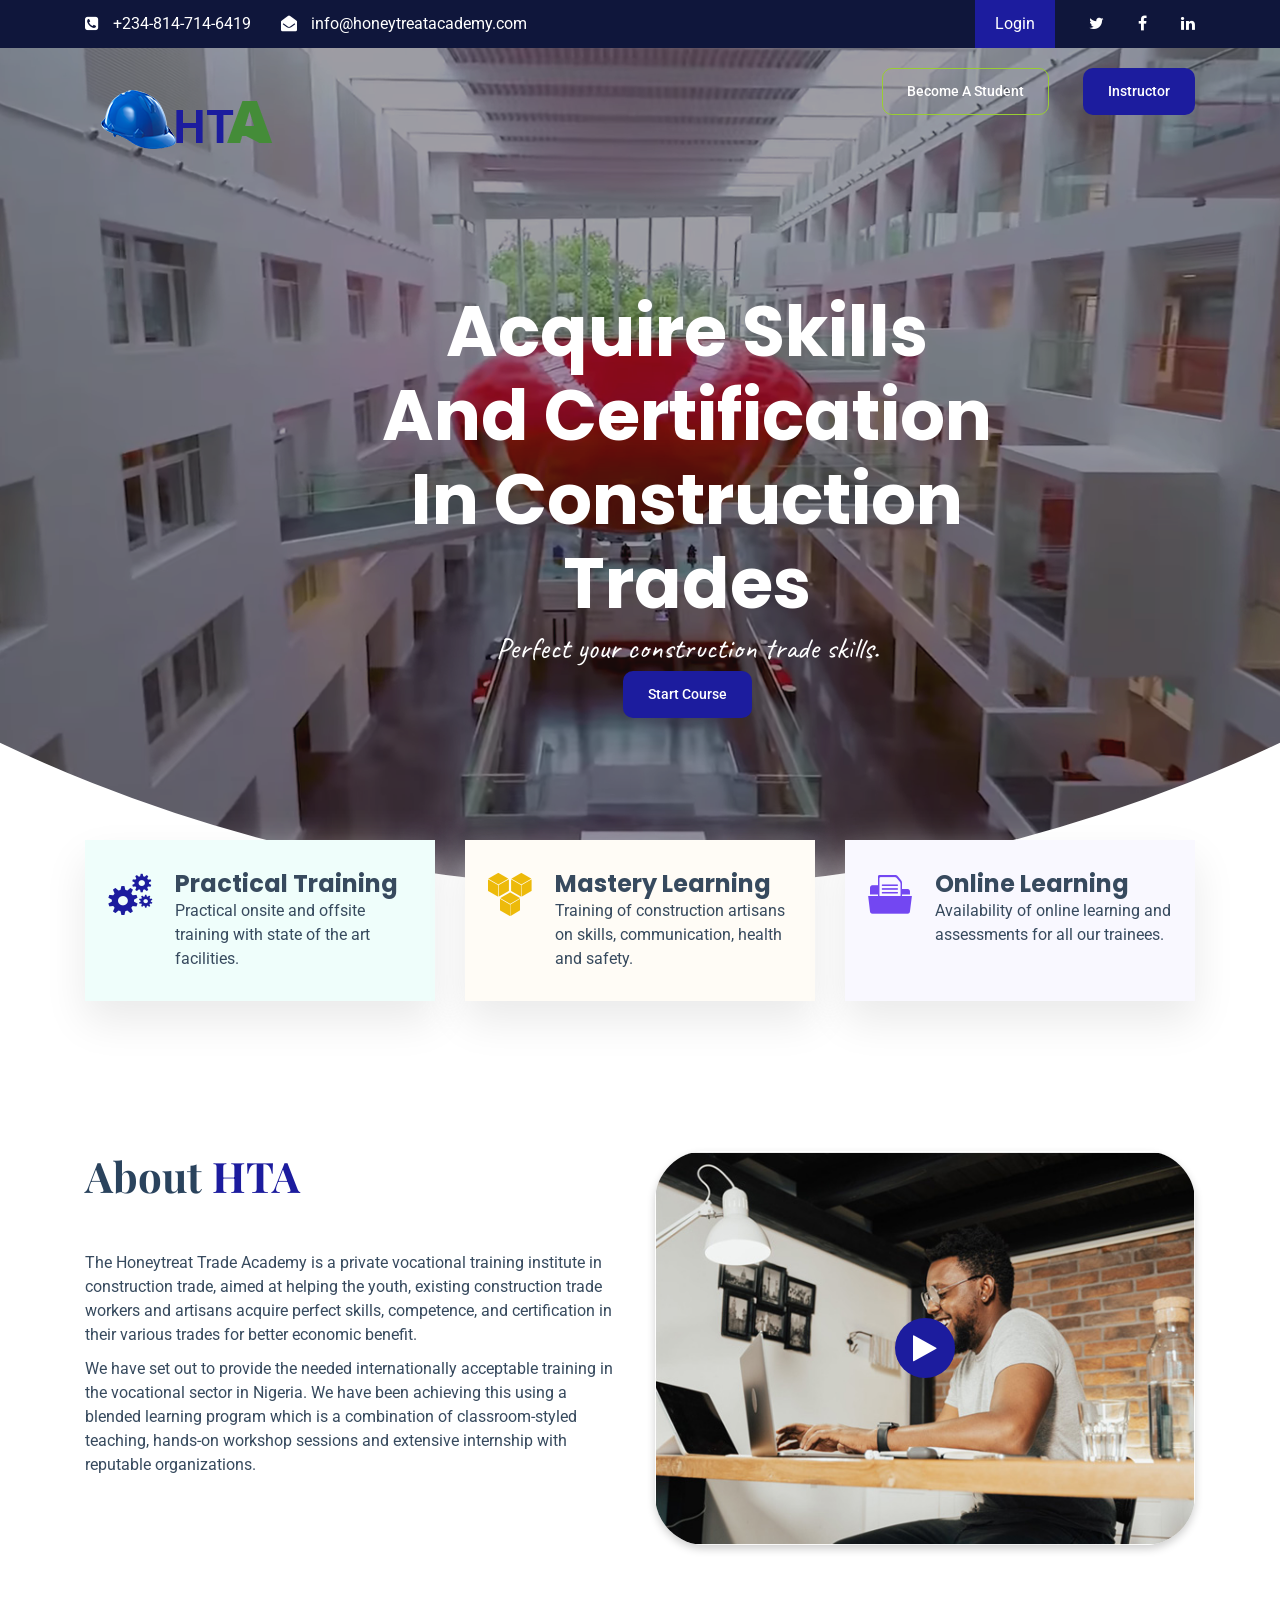
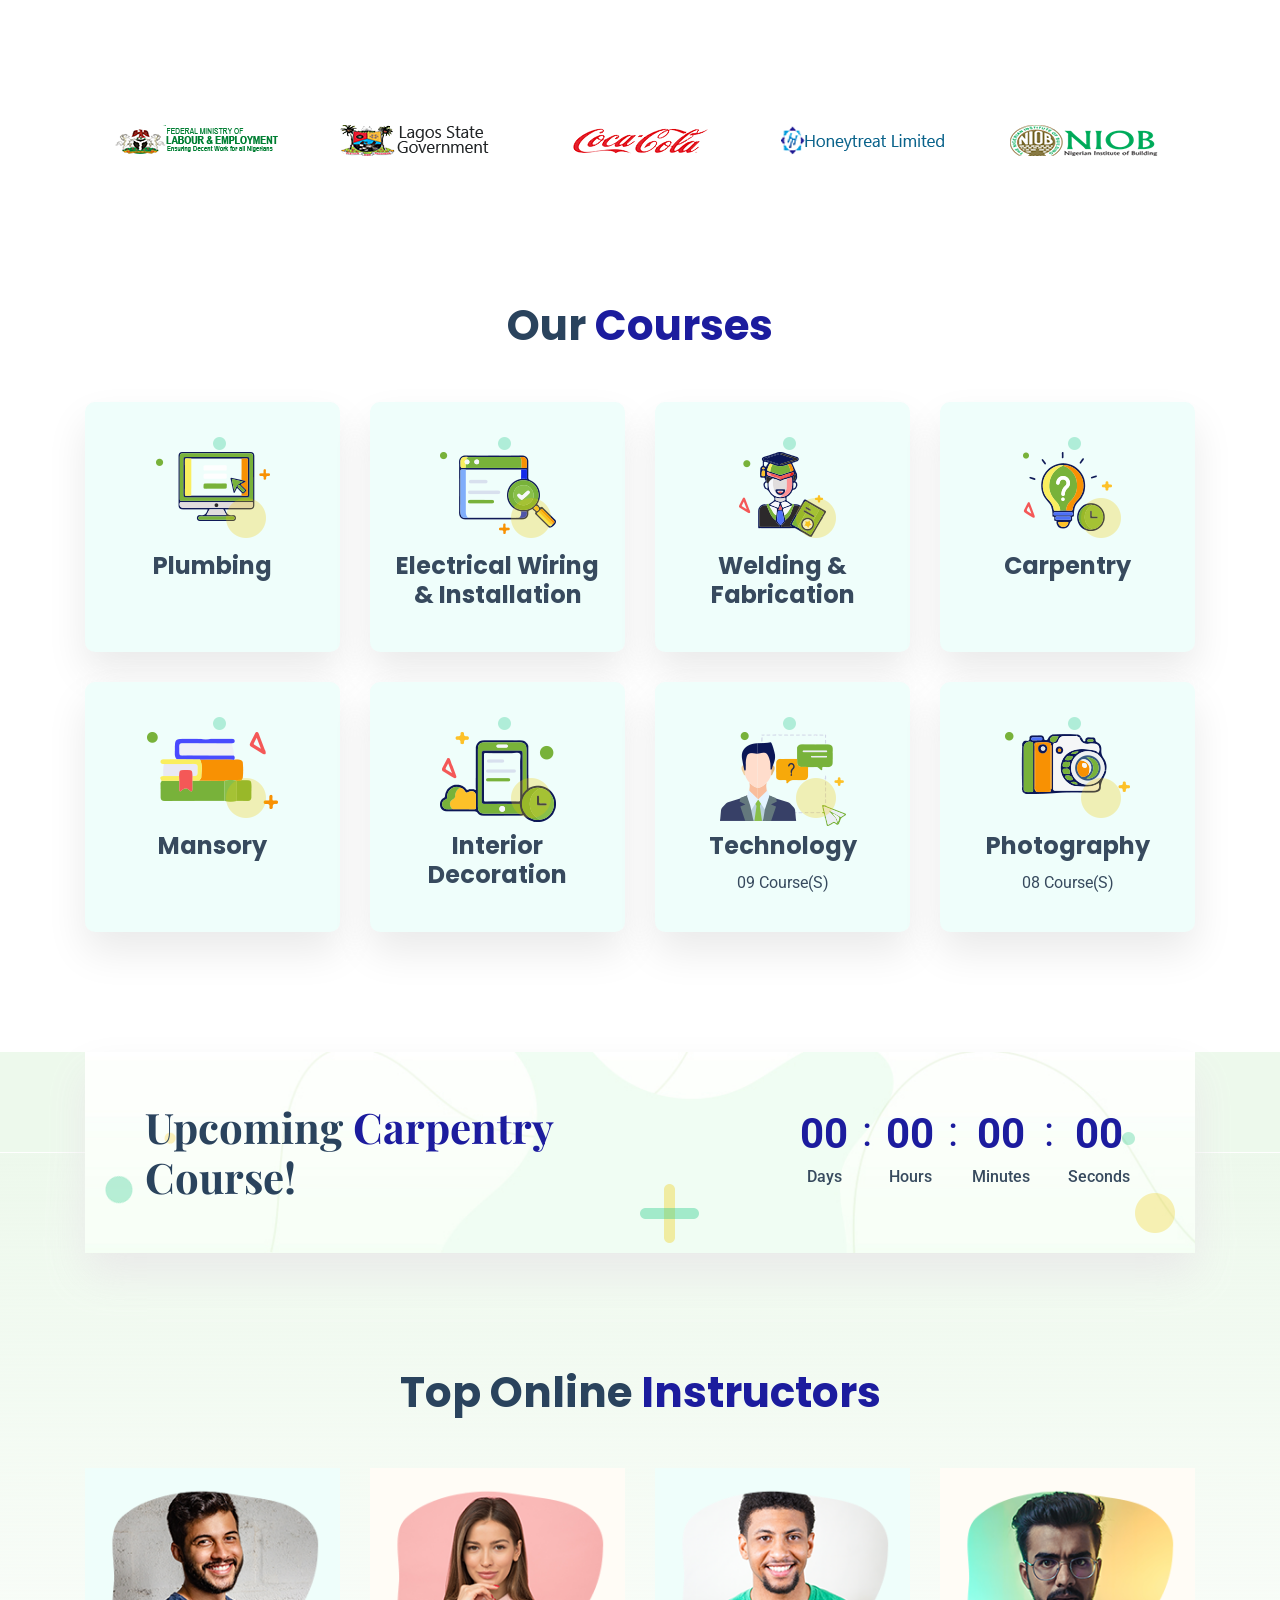
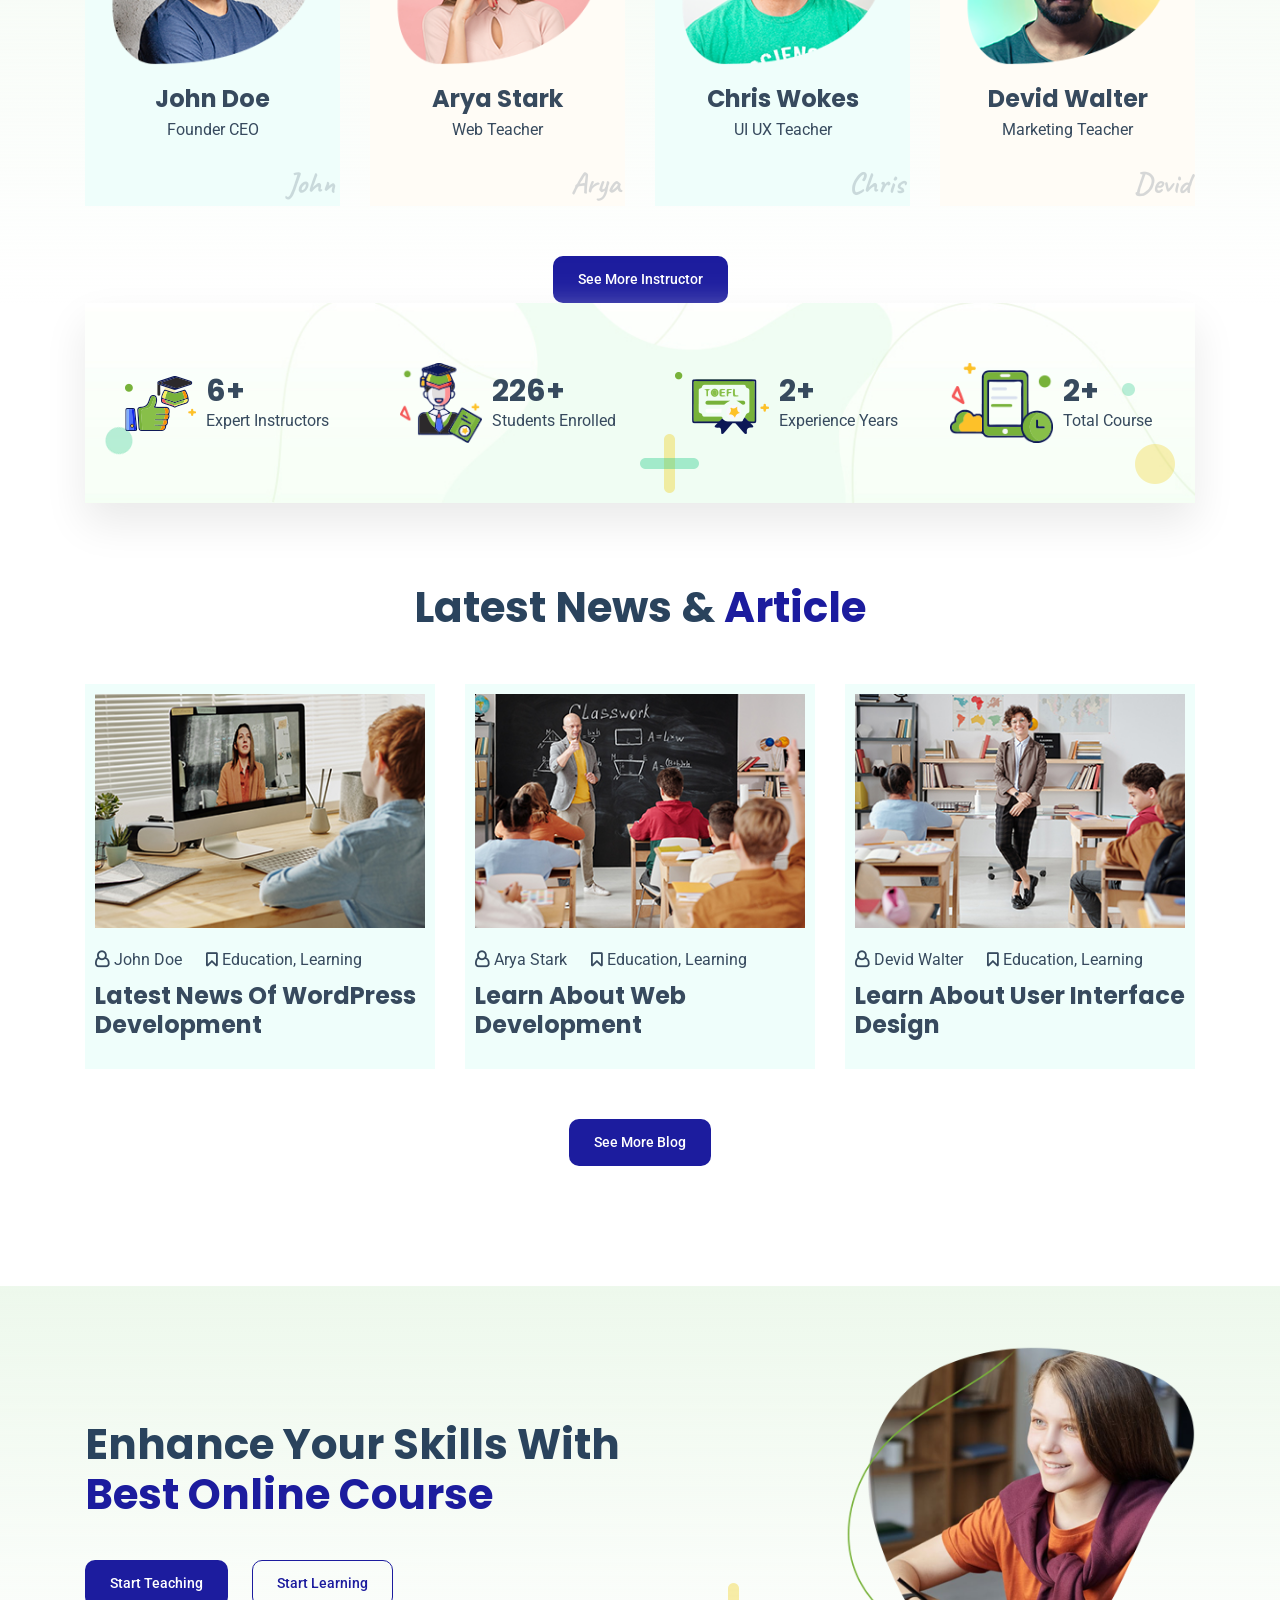
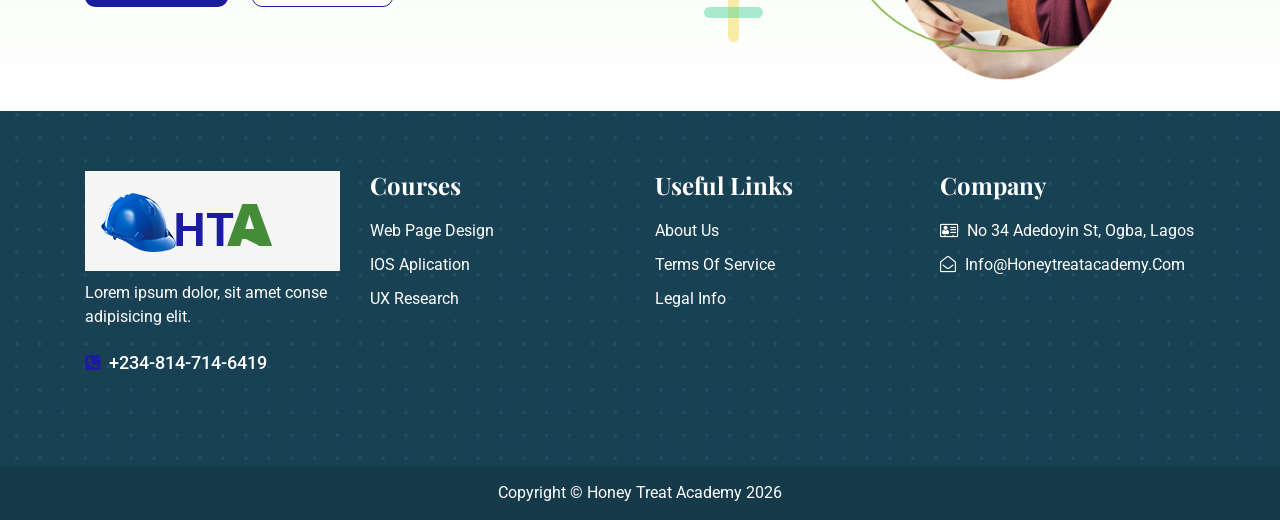
<file: index.html>
<!DOCTYPE html>
<html lang="en">

<head>
    <!-- Required Meta Tags -->
    <meta charset="UTF-8">
    <meta name="viewport" content="width=device-width, initial-scale=1.0">
    <meta http-equiv="X-UA-Compatible" content="ie=edge">

    <!-- Page Title -->
    <title>Honey Treat Academy</title>

    <!-- Favicon Icon -->
    <link rel="shortcut icon" href="favicon.png">

    <!-- CSS Files -->
    <link rel="stylesheet" href="assets/css/animate.css">
    <link rel="stylesheet" href="assets/css/bootstrap.min.css">
    <link rel="stylesheet" href="assets/css/font-awesome.min.css">
    <link rel="stylesheet" href="assets/css/icofont.css">
    <link rel="stylesheet" href="assets/css/slick.css">
    <link rel="stylesheet" href="assets/css/magnific-popup.css">
    <link rel="stylesheet" href="assets/css/style.css">
    <style>
        .single-category-item{
            height: 250px;
            box-shadow: 0 20px 40px #eaeaea;
            border-radius: 10px;
        }
        @media only screen and (max-width: 600px){
          body{
              width: 100%;
              overflow-x: hidden;
          }
          .for_mobile_hero{
              width: 100%;
              text-align: left !important;

          }
          .for_mobile_hero h1{
              font-size: 30px !important;
              width: 100% !important;
              text-align: left !important;
          } 
          .row{
              display: block !important;
              margin-right: 0px !important;
              margin-left: 0px !important;
          }
          .mob_contain{
            position: absolute !important;
            top: 20em !important;
            left: 0em !important;
         }
         .feedback-home-2 .feedback-video-part{
             display: block !important;
             margin-top: 60px !important;
         }
         .feedback-video-part img{
             border-radius: 15px !important;
         }
         .counterup-section .single-counterup{
             margin-bottom: 60px;
         }
        }
    </style>
</head>

<body>
    <!-- Preloader Starts -->
    <div class="preloader" id="preloader">
        <div class="preloader-inner">
            <div class="spinner">
                <div class="bounce1"></div>
                <div class="bounce2"></div>
                <div class="bounce3"></div>
            </div>
        </div>
    </div>

    <!-- Main Menu -->
    <div class="main-menu">
        <div class="menu-logo">
            <a href="index.html"><img src="assets/images/HONEY.png" alt="logo"></a>
        </div>
        <ul>
            <li class="have-submenu"><a href="#">home</a>
                <ul class="sub-menu">
                    <li><a href="index-2.html">home 01</a></li>
                    <li><a href="home-2.html">home 02</a></li>
                </ul>
            </li>
            <li><a href="about.html">about</a></li>
            <li class="have-submenu"><a href="#">course</a>
                <ul class="sub-menu">
                    <li><a href="web-development.html">web development</a></li>
                    <li><a href="education.html">education</a></li>
                    <li><a href="business.html">business</a></li>
                    <li><a href="banking.html">banking</a></li>
                    <li><a href="corporate.html">corporate</a></li>
                    <li><a href="consulting.html">consulting</a></li>
                    <li><a href="marketing.html">marketing</a></li>
                    <li><a href="photography.html">photography</a></li>
                    <li><a href="music.html">music</a></li>
                </ul>
            </li>
            <li><a href="course-details.html">course details</a></li>
            <li><a href="course-video.html">course video</a></li>
            <li><a href="package.html">package</a></li>
            <li><a href="instructor-details.html">instructor details</a></li>
            <li><a href="cart.html">cart</a></li>
            <li><a href="purchase.html">purchase</a></li>
            <li class="have-submenu"><a href="#">blog</a>
                <ul class="sub-menu">
                    <li><a href="blog.html">blog</a></li>
                    <li><a href="blog-details.html">blog details</a></li>
                </ul>
            </li>
            <li><a href="contact.html">contact</a></li>
            <li><a href="login.html">log in</a></li>
            <li><a href="signup.html">sign up</a></li>
            <li><a href="404.html">404</a></li>
        </ul>
    </div>

    <!-- Header Section Starts -->
    <header class="header-section">
        <!-- Header Info Starts -->
        <div class="header-info">
            <div class="container ">
                <div class="row align-items-center">
                    <div class="col-sm-6">
                        <div class="info-left">
                            <div class="phone-part">
                                <i class="fa fa-phone-square"></i>
                                <span><a href="#">+234-814-714-6419</a></span>
                            </div>
                            <div class="email-part">
                                <i class="fa fa-envelope-open"></i>
                                <span><a href="mailto:info@honeytreatacademy.com">info@honeytreatacademy.com</a></span>
                            </div>
                            <!-- <div class="menu-toggle-bar">
                                <div class="custom-bars">
                                    <div class="custom-bar bar-1"></div>
                                    <div class="custom-bar bar-2"></div>
                                    <div class="custom-bar bar-3"></div>
                                </div>
                            </div> -->
                        </div>
                    </div>
                    <div class="col-sm-6">
                        <div class="info-right">

                            <ul>
                                <li class="login-button"><a href="login.html">login</a></li>
                                <li><a target="_blank" href="http://twitter.com/honeytreatacad"><i
                                            class="fa fa-twitter"></i></a></li>
                                <li><a target="_blank" href="https://web.facebook.com/honeytreatacademy"><i
                                            class="fa fa-facebook"></i></a></li>
                                <li><a target="_blank"
                                        href="https://www.linkedin.com/company/honeytreat-trade-academy/"><i
                                            class="fa fa-linkedin"></i></a></li>
                                <!-- <li><a href="#"><i class="fa fa-instagram"></i></a></li> -->
                            </ul>
                        </div>
                    </div>
                </div>
            </div>
        </div>
        <!-- main Header Starts -->
        <div class="main-header">
            <div class="container">
                <div class="row">
                    <div class="col-lg-3">
                        <div class="header-logo">
                            <a href="index.html"><img src="assets/images/HONEY.png" alt="logo"></a>
                        </div>
                    </div>
                    <div class="col-lg-9">
                        <div class="main-header-right">
                            <!-- Category Dropdown Starts -->
                            <!-- <div class="category-dropdown">
                                <div class="menu-bar">
                                    <i class="fa fa-bars"></i>
                                    <span>categories</span>
                                </div>
                                <div class="category-menu">
                                    <ul>
                                        <li><a href="web-development.html">web development</a></li>
                                        <li><a href="education.html">education</a></li>
                                        <li class="have-submenu"><a href="#">business</a>
                                            <ul class="sub-menu">
                                                <li><a href="banking.html">banking sector</a></li>
                                                <li><a href="corporate.html">corporate sector</a></li>
                                                <li><a href="consulting.html">consulting</a></li>
                                            </ul>
                                        </li>
                                        <li><a href="marketing.html">marketing</a></li>
                                        <li><a href="photography.html">photography</a></li>
                                        <li><a href="music.html">music</a></li>
                                    </ul>
                                </div>
                            </div> -->
                            <!-- <div class="header-search">
                                <form action="#">
                                    <input type="text" placeholder="Search">
                                    <button type="submit"><i class="fa fa-search"></i></button>
                                </form>
                            </div> -->
                            <div class="header-button">
                                <a href="signup.html" class="template-button-2" style="color: white; border-color: yellowgreen;">Become a student</a>
                                <a href="instructor-details.html" class="template-button">instructor</a>
                            </div>
                        </div>
                    </div>
                </div>
            </div>
        </div>
    </header>



    <!-- Hero Section Starts -->
    <section class="" style="height: 100vh;width: 100%;position: relative;min-height: 30rem;">
        <div style="overflow: hidden;position: absolute;inset: 0px; z-index: -999; background: rgba(0,0,0,0.9);
        background-size: cover;">
            <video autoplay="" loop="" aria-label="Short video showcasing the University building with students. "
                playsinline="" class="" muted=""
                style="position: absolute;top: 50%;left: 50%;width: 100%;min-height: 100%;object-fit: cover;transform: translate(-50%, -50%); opacity: 0.6;">
                <source src="assets/video/heroBanner.webm" type="video/webm">
                <source src="assets/video/heroBanner.mp4" type="video/mp4">
            </video>
            <svg xmlns="http://www.w3.org/2000/svg" viewBox="0 0 200 200" preserveAspectRatio="xMinYMin"
                stroke="currentColor" stroke-width="37" class=""
                style="position: absolute;width: 312.5rem;height: 312.5rem;left: 50%;bottom: 0px;transform: translate(-50%, 20%);color: rgb(255, 255, 255);z-index: 2;">
                <circle cx="100" cy="100" r="78" fill="none"></circle>
            </svg>
        </div>

        <!-- <div class="hero-shape">
            <img src="assets/images/round-shape-4.png" alt="shape" class="hero-round-shape-4 item-moveTwo">

        </div> -->
        <div class="container mob_contain" style="position: absolute; top:15em; left:2em;">
            <div class="row">
                <div class="col-lg-12 col-md-12 align-self-center">
                    <div class="hero-content for_mobile_hero" style="text-align: center; width: 100vw; margin-top: 50px;">
                        <h1 style="color: #ffffff;text-align: center; width: 50%; margin-left: auto; margin-right: auto; font-size: 70px;">Acquire skills <span>and Certification</span> in construction trades</h1>
                        <span class="hero-tagline" style="color: white; font-size: 30px; font-family: caveat;">Perfect your construction trade skills.</span>
                        <div class="hero-button">
                            <a href="course.html" class="template-button">start course</a>
                        </div>
                    </div>
                </div>
                <!-- <div class="col-lg-6">
                    <div class="hero-image">
                        <div class="hero-small-images">
                            <img src="assets/images/hero-small-image-1.png" alt="image" class="hero-small-image-1">
                            <img src="assets/images/hero-small-image-2.png" alt="image" class="hero-small-image-2">
                            <img src="assets/images/hero-small-image-3.png" alt="image" class="hero-small-image-3">
                            <img src="assets/images/hero-small-image-4.png" alt="image" class="hero-small-image-4">
                        </div>
                        <img src="assets/images/hero-image.png" alt="image">

                    </div>
                </div> -->
            </div>
        </div>
    </section>

    <!-- Feature Section Starts -->
    <section class="feature-section">
        <div class="container">
            <div class="row">
                <div class="col-lg-4">
                    <div class="single-feature-item feature-item-1">
                        <div class="feature-icon template-icon green-icon">
                            <i class="icofont-gears"></i>
                        </div>
                        <div class="feature-content">
                            <h4>Practical Training</h4>
                            <p>Practical onsite and offsite training with state of the art facilities.</p>
                        </div>
                    </div>
                </div>
                <div class="col-lg-4">
                    <div class="single-feature-item feature-item-2">
                        <div class="feature-icon template-icon yellow-icon">
                            <i class="icofont-cubes"></i>
                        </div>
                        <div class="feature-content">
                            <h4>Mastery Learning</h4>
                            <p>Training of construction artisans on skills, communication, health and safety.</p>
                        </div>
                    </div>
                </div>
                <div class="col-lg-4">
                    <div class="single-feature-item feature-item-3">
                        <div class="feature-icon template-icon blue-icon">
                            <i class="icofont-document-folder"></i>
                        </div>
                        <div class="feature-content">
                            <h4>Online Learning</h4>
                            <p>Availability of online learning and assessments for all our trainees.<br>&nbsp</p>
                        </div>
                    </div>
                </div>
            </div>
        </div>
    </section>

    <!-- About Us -->
    <section class="feedback-home-2 padding-120">
        <div class="container">
            <div class="row">
                <div class="col-lg-6">
                    <div class="section-title">
                        <h2 class="home-2">About <span>HTA</span></h2>
                    </div>
                    <div class="">
                        <p>The Honeytreat Trade Academy is a private vocational training institute in construction
                            trade, aimed at helping the
                            youth, existing construction trade workers and artisans acquire perfect skills, competence,
                            and certification in their
                            various trades for better economic benefit.</p>
                        <p>We have set out to provide the needed internationally acceptable training in the vocational
                            sector in Nigeria. We have
                            been achieving this using a blended learning program which is a combination of
                            classroom-styled teaching, hands-on
                            workshop sessions and extensive internship with reputable organizations.</p>
                    </div>
                </div>
                <div class="col-lg-6">
                    <div class="feedback-video-part" style="">
                        <img src="assets/images/feedback-image.jpg" alt="image"
                            style="border-radius:50px; box-shadow: 0 4px 8px rgba(0,0,0,0.19);">
                        <div class="video-play-button">
                            <a href="https://www.youtube.com/watch?v=8AGgbIQyqR8" class="button-video">
                                <i class="fa fa-play item-ripple"></i>
                            </a>
                        </div>
                    </div>
                </div>
            </div>
        </div>
    </section>
    <!-- Brand Home 02 Starts -->
    <div class="brand-home-2">
        <div class="container">
            <div class="row">
                <div class="col-12">
                    <div class="brand-home-2-slider">
                        <div class="brand-single-slide">
                            <img src="assets/images/par1.png" alt="brand">
                        </div>
                        <div class="brand-single-slide">
                            <img src="assets/images/par2.png" alt="brand">
                        </div>
                        <div class="brand-single-slide">
                            <img src="assets/images/par3.png" alt="brand">
                        </div>
                        <div class="brand-single-slide">
                            <img src="assets/images/par4.png" alt="brand">
                        </div>
                        <div class="brand-single-slide">
                            <img src="assets/images/par5.png" alt="brand">
                        </div>
                        <div class="brand-single-slide">
                            <img src="assets/images/par6.png" alt="brand">
                        </div>
                    </div>
                </div>
            </div>
        </div>
    </div>

    <!-- Categorry Section Starts -->
    <section class="category-section">
        <div class="container">


            
            <div class="row">
                <div class="col-lg-12">
                    <div class="section-title text-center">
                        <h2>Our <span>Courses</span></h2>
                    </div>
                </div>
            </div>
            <div class="row">
                <div class="col-lg-3 col-md-6">
                    <a href="course.html">
                        <div class="single-category-item">
                            <div class="category-image">
                                <img src="assets/images/category-icon-1.png" alt="image">
                                <img src="assets/images/round-shape-3.png" alt="shape" class="feature-round-shape-3">
                            </div>
                            <div class="category-title margin-bottom-10">
                                <h4>Plumbing</h4>
                            </div>
                        </div>
                    </a>
                </div>
                <div class="col-lg-3 col-md-6">
                    <a href="course.html">
                        <div class="single-category-item">
                            <div class="category-image">
                                <img src="assets/images/category-icon-2.png" alt="image">
                                <img src="assets/images/round-shape-3.png" alt="shape" class="feature-round-shape-3">
                            </div>
                            <div class="category-title margin-bottom-10">
                                <h4>Electrical Wiring & Installation</h4>
                            </div>
                        </div>
                    </a>
                </div>
                <div class="col-lg-3 col-md-6">
                    <a href="course.html">
                        <div class="single-category-item">
                            <div class="category-image">
                                <img src="assets/images/category-icon-3.png" alt="image">
                                <img src="assets/images/round-shape-3.png" alt="shape" class="feature-round-shape-3">
                            </div>
                            <div class="category-title margin-bottom-10">
                                <h4>Welding & Fabrication</h4>
                            </div>
                        </div>
                    </a>
                </div>
                <div class="col-lg-3 col-md-6">
                    <a href="course.html">
                        <div class="single-category-item">
                            <div class="category-image">
                                <img src="assets/images/category-icon-4.png" alt="image">
                                <img src="assets/images/round-shape-3.png" alt="shape" class="feature-round-shape-3">
                            </div>
                            <div class="category-title margin-bottom-10">
                                <h4>Carpentry</h4>
                            </div>
                        </div>
                    </a>
                </div>
                <div class="col-lg-3 col-md-6">
                    <a href="course.html">
                        <div class="single-category-item">
                            <div class="category-image">
                                <img src="assets/images/category-icon-5.png" alt="image">
                                <img src="assets/images/round-shape-3.png" alt="shape" class="feature-round-shape-3">
                            </div>
                            <div class="category-title margin-bottom-10">
                                <h4>Mansory</h4>
                            </div>
                        </div>
                    </a>
                </div>
                <div class="col-lg-3 col-md-6">
                    <a href="course.html">
                        <div class="single-category-item">
                            <div class="category-image">
                                <img src="assets/images/category-icon-6.png" alt="image">
                                <img src="assets/images/round-shape-3.png" alt="shape" class="feature-round-shape-3">
                            </div>
                            <div class="category-title margin-bottom-10">
                                <h4>Interior Decoration</h4>
                            </div>
                        </div>
                    </a>
                </div>
                <div class="col-lg-3 col-md-6">
                    <a href="course.html">
                        <div class="single-category-item">
                            <div class="category-image">
                                <img src="assets/images/category-icon-7.png" alt="image">
                                <img src="assets/images/round-shape-3.png" alt="shape" class="feature-round-shape-3">
                            </div>
                            <div class="category-title margin-bottom-10">
                                <h4>technology</h4>
                            </div>
                            <span>09 course(S)</span>
                        </div>
                    </a>
                </div>
                <div class="col-lg-3 col-md-6">
                    <a href="course.html">
                        <div class="single-category-item">
                            <div class="category-image">
                                <img src="assets/images/category-icon-8.png" alt="image">
                                <img src="assets/images/round-shape-3.png" alt="shape" class="feature-round-shape-3">
                            </div>
                            <div class="category-title margin-bottom-10">
                                <h4>photography</h4>
                            </div>
                            <span>08 course(S)</span>
                        </div>
                    </a>
                </div>
            </div>
        </div>
    </section>

    <!-- Paparazzi -->
    <section class="countdown-section">
        <div class="container">
            <div class="common-section">
                <div class="counter-shape">
                    <img src="assets/images/round-shape-2.png" alt="shape" class="round-shape-2">
                    <img src="assets/images/plus-sign.png" alt="shape" class="plus-sign item-rotate">
                    <img src="assets/images/round-shape-3.png" alt="shape" class="round-shape-3">
                </div>
                <div class="row">
                    <div class="col-lg-6">
                        <div class="countdown-left">
                            <h2 class="home-2">upcoming <span>Carpentry</span> course!</h2>
                        </div>
                    </div>
                    <div class="col-lg-6">
                        <div class="countdown-right">
                            <ul class="countdown">
                                <li>
                                    <span class="days">00</span>
                                    <p class="days_ref">days</p>
                                </li>
                                <li class="separator">:</li>
                                <li>
                                    <span class="hours">00</span>
                                    <p class="hours_ref">hours</p>
                                </li>
                                <li class="separator">:</li>
                                <li>
                                    <span class="minutes">00</span>
                                    <p class="minutes_ref">minutes</p>
                                </li>
                                <li class="separator">:</li>
                                <li>
                                    <span class="seconds">00</span>
                                    <p class="seconds_ref">seconds</p>
                                </li>
                            </ul>
                        </div>
                    </div>
                </div>
            </div>
        </div>
    </section>


    <!-- Instructor Section Starts -->
    <section class="instructor-section gradient-bg">
        <div class="container">
            <div class="row">
                <div class="col-lg-12">
                    <div class="section-title text-center">
                        <h2>top online <span>instructors</span></h2>
                    </div>
                </div>
            </div>
            <div class="row">
                <div class="col-lg-3 col-md-6">
                    <div class="single-instructor">
                        <span class="instructor-sign">john</span>
                        <div class="instructor-image">
                            <a href="#"><img src="assets/images/instructor-1.png" alt="image"></a>
                        </div>
                        <div class="instructor-content">
                            <h4><a href="#">john doe</a></h4>
                            <span>founder CEO</span>
                        </div>
                        <div class="hover-state">
                            <ul>
                                <li><a href="#"><i class="fa fa-facebook"></i></a></li>
                                <li><a href="#"><i class="fa fa-twitter"></i></a></li>
                                <li><a href="#"><i class="fa fa-linkedin"></i></a></li>
                                <li><a href="#"><i class="fa fa-instagram"></i></a></li>
                            </ul>
                        </div>
                    </div>
                </div>
                <div class="col-lg-3 col-md-6">
                    <div class="single-instructor diffrent-bg-color">
                        <span class="instructor-sign">arya</span>
                        <div class="instructor-image">
                            <a href="#"><img src="assets/images/instructor-3.png" alt="image"></a>
                        </div>
                        <div class="instructor-content">
                            <h4><a href="#">arya stark</a></h4>
                            <span>web teacher</span>
                        </div>
                        <div class="hover-state">
                            <ul>
                                <li><a href="#"><i class="fa fa-facebook"></i></a></li>
                                <li><a href="#"><i class="fa fa-twitter"></i></a></li>
                                <li><a href="#"><i class="fa fa-linkedin"></i></a></li>
                                <li><a href="#"><i class="fa fa-instagram"></i></a></li>
                            </ul>
                        </div>
                    </div>
                </div>
                <div class="col-lg-3 col-md-6">
                    <div class="single-instructor">
                        <span class="instructor-sign">chris</span>
                        <div class="instructor-image">
                            <a href="#"><img src="assets/images/instructor-2.png" alt="image"></a>
                        </div>
                        <div class="instructor-content">
                            <h4><a href="#">chris wokes</a></h4>
                            <span>UI UX teacher</span>
                        </div>
                        <div class="hover-state">
                            <ul>
                                <li><a href="#"><i class="fa fa-facebook"></i></a></li>
                                <li><a href="#"><i class="fa fa-twitter"></i></a></li>
                                <li><a href="#"><i class="fa fa-linkedin"></i></a></li>
                                <li><a href="#"><i class="fa fa-instagram"></i></a></li>
                            </ul>
                        </div>
                    </div>
                </div>
                <div class="col-lg-3 col-md-6">
                    <div class="single-instructor diffrent-bg-color">
                        <span class="instructor-sign">devid</span>
                        <div class="instructor-image">
                            <a href="#"><img src="assets/images/instructor-4.png" alt="image"></a>
                        </div>
                        <div class="instructor-content">
                            <h4><a href="#">devid walter</a></h4>
                            <span>marketing teacher</span>
                        </div>
                        <div class="hover-state">
                            <ul>
                                <li><a href="#"><i class="fa fa-facebook"></i></a></li>
                                <li><a href="#"><i class="fa fa-twitter"></i></a></li>
                                <li><a href="#"><i class="fa fa-linkedin"></i></a></li>
                                <li><a href="#"><i class="fa fa-instagram"></i></a></li>
                            </ul>
                        </div>
                    </div>
                </div>
            </div>
            <div class="row">
                <div class="col-lg-12">
                    <div class="instructor-button margin-top-20 text-center">
                        <a href="#" class="template-button">see more instructor</a>
                    </div>
                </div>
            </div>
        </div>
    </section>

    <!-- Course Section Starts -->
    <!-- <section class="course-section gradient-bg padding-top-115 padding-bottom-90">
        <div class="container">
            <div class="row">
                <div class="col-12">
                    <div class="section-title text-center margin-bottom-40">
                        <h2>see our <span>popular courses</span></h2>
                    </div>
                </div>
            </div>
            <div class="row">
                <div class="col-12">
                    <div class="popular-course-tab">
                        <ul>
                            <li class="active" data-filter="*">All course</li>
                            <li data-filter=".web">web design</li>
                            <li data-filter=".ux">UI UX design</li>
                            <li data-filter=".photography">photography</li>
                            <li data-filter=".marketing">marketing</li>
                            <li data-filter=".music">music</li>
                        </ul>
                    </div>
                </div>
            </div>
            <div class="row grid">
                <div class="col-lg-4 col-md-6 grid-item marketing">
                    <div class="single-course-item">
                        <div class="course-image">
                            <img src="assets/images/course-image-1.png" alt="image">
                        </div>
                        <div class="course-content margin-top-30">
                            <div class="course-title">
                                <h4>user experience design with adobe XD</h4>
                            </div>
                            <div class="course-instructor-rating margin-top-20">
                                <div class="course-instructor">
                                    <img src="assets/images/course-instructor-1.png" alt="instructor">
                                    <h6>john doe</h6>
                                </div>
                                <div class="course-rating">
                                    <ul>
                                        <li><i class="fa fa-star"></i></li>
                                        <li><i class="fa fa-star"></i></li>
                                        <li><i class="fa fa-star"></i></li>
                                        <li><i class="fa fa-star"></i></li>
                                        <li><i class="fa fa-star"></i></li>
                                    </ul>
                                    <span>4.2(30)</span>
                                </div>
                            </div>
                            <div class="course-info margin-top-20">
                                <div class="course-view">
                                    <i class="fa fa-eye"></i>
                                    <span>25,000 views</span>
                                </div>
                                <div class="course-video">
                                    <i class="fa fa-play-circle-o"></i>
                                    <span>36 lectures</span>
                                </div>
                                <div class="course-time">
                                    <i class="fa fa-clock-o"></i>
                                    <span>2h 40mins</span>
                                </div>
                            </div>
                            <div class="course-price-cart margin-top-20">
                                <div class="course-price">
                                    <span class="span-big">$ 400.00</span>
                                    <span class="span-cross">$ 500.00</span>
                                </div>
                            </div>
                        </div>
                        <div class="hover-state">
                            <span class="heart-icon"><i class="fa fa-heart-o"></i></span>
                            <span class="title-tag">by instructor</span>
                            <div class="course-title margin-top-10">
                                <h4><a href="course-details.html">user experience design with adobe XD</a></h4>
                            </div>
                            <div class="course-price-info margin-top-20">
                                <span class="best-seller">best seller</span>
                                <span class="course-category"><a href="#">web design</a></span>
                                <span class="course-price">$ 400.00</span>
                            </div>
                            <div class="course-info margin-top-30">
                                <div class="course-enroll">
                                    <span>enrolled 0</span>
                                </div>
                                <div class="course-video">
                                    <i class="fa fa-play-circle-o"></i>
                                    <span>36 lectures</span>
                                </div>
                                <div class="course-time">
                                    <i class="fa fa-clock-o"></i>
                                    <span>2h 40mins</span>
                                </div>
                            </div>
                            <p class="margin-top-20">Learn WordPress like a Professional! Start from the basics and go
                                all the way to creating your own applications and website!</p>
                            <ul class="margin-top-20">
                                <li><i class="fa fa-circle-o"></i><span>Lorem ipsum dolor sit amet.</span></li>
                                <li><i class="fa fa-circle-o"></i><span>Consectetur adipisicing elit.</span></li>
                                <li><i class="fa fa-circle-o"></i><span>Placeat dolore quaerat itaque.</span></li>
                            </ul>
                            <div class="preview-button margin-top-20">
                                <a href="course-details.html" class="template-button">course preview</a>
                                <a href="cart.html" class="template-button margin-left-10">add to cart</a>
                            </div>
                        </div>
                    </div>
                </div>
                <div class="col-lg-4 col-md-6 grid-item ux">
                    <div class="single-course-item diffrent-bg-color">
                        <div class="course-image">
                            <img src="assets/images/course-image-2.png" alt="image">
                        </div>
                        <div class="course-content margin-top-30">
                            <div class="course-title">
                                <h4>the complete financial analytic course</h4>
                            </div>
                            <div class="course-instructor-rating margin-top-20">
                                <div class="course-instructor">
                                    <img src="assets/images/course-instructor-2.png" alt="instructor">
                                    <h6>chris doe</h6>
                                </div>
                                <div class="course-rating">
                                    <ul>
                                        <li><i class="fa fa-star"></i></li>
                                        <li><i class="fa fa-star"></i></li>
                                        <li><i class="fa fa-star"></i></li>
                                        <li><i class="fa fa-star"></i></li>
                                        <li><i class="fa fa-star"></i></li>
                                    </ul>
                                    <span>4.2(30)</span>
                                </div>
                            </div>
                            <div class="course-info margin-top-20">
                                <div class="course-view">
                                    <i class="fa fa-eye"></i>
                                    <span>10,000 views</span>
                                </div>
                                <div class="course-video">
                                    <i class="fa fa-play-circle-o"></i>
                                    <span>30 lectures</span>
                                </div>
                                <div class="course-time">
                                    <i class="fa fa-clock-o"></i>
                                    <span>1h 40mins</span>
                                </div>
                            </div>
                            <div class="course-price-cart margin-top-20">
                                <div class="course-price">
                                    <span class="span-big">$ 250.00</span>
                                    <span class="span-cross">$ 400.00</span>
                                </div>
                            </div>
                        </div>
                        <div class="hover-state">
                            <span class="heart-icon"><i class="fa fa-heart-o"></i></span>
                            <span class="title-tag">by instructor</span>
                            <div class="course-title margin-top-10">
                                <h4><a href="course-details.html">the complete financial analytic course</a></h4>
                            </div>
                            <div class="course-price-info margin-top-20">
                                <span class="best-seller">best seller</span>
                                <span class="course-category"><a href="#">web design</a></span>
                                <span class="course-price">$ 250.00</span>
                            </div>
                            <div class="course-info margin-top-30">
                                <div class="course-enroll">
                                    <span>enrolled 0</span>
                                </div>
                                <div class="course-video">
                                    <i class="fa fa-play-circle-o"></i>
                                    <span>36 lectures</span>
                                </div>
                                <div class="course-time">
                                    <i class="fa fa-clock-o"></i>
                                    <span>2h 40mins</span>
                                </div>
                            </div>
                            <p class="margin-top-20">Learn WordPress like a Professional! Start from the basics and go
                                all the way to creating your own applications and website!</p>
                            <ul class="margin-top-20">
                                <li><i class="fa fa-circle-o"></i><span>Lorem ipsum dolor sit amet.</span></li>
                                <li><i class="fa fa-circle-o"></i><span>Consectetur adipisicing elit.</span></li>
                                <li><i class="fa fa-circle-o"></i><span>Placeat dolore quaerat itaque.</span></li>
                            </ul>
                            <div class="preview-button margin-top-20">
                                <a href="course-details.html" class="template-button">course preview</a>
                                <a href="cart.html" class="template-button margin-left-10">add to cart</a>
                            </div>
                        </div>
                    </div>
                </div>
                <div class="col-lg-4 col-md-6 grid-item web">
                    <div class="single-course-item">
                        <div class="course-image">
                            <img src="assets/images/course-image-4.png" alt="image">
                        </div>
                        <div class="course-content margin-top-30">
                            <div class="course-title">
                                <h4>user experience design with adobe XD</h4>
                            </div>
                            <div class="course-instructor-rating margin-top-20">
                                <div class="course-instructor">
                                    <img src="assets/images/course-instructor-1.png" alt="instructor">
                                    <h6>john doe</h6>
                                </div>
                                <div class="course-rating">
                                    <ul>
                                        <li><i class="fa fa-star"></i></li>
                                        <li><i class="fa fa-star"></i></li>
                                        <li><i class="fa fa-star"></i></li>
                                        <li><i class="fa fa-star"></i></li>
                                        <li><i class="fa fa-star"></i></li>
                                    </ul>
                                    <span>4.2(30)</span>
                                </div>
                            </div>
                            <div class="course-info margin-top-20">
                                <div class="course-view">
                                    <i class="fa fa-eye"></i>
                                    <span>25,000 views</span>
                                </div>
                                <div class="course-video">
                                    <i class="fa fa-play-circle-o"></i>
                                    <span>36 lectures</span>
                                </div>
                                <div class="course-time">
                                    <i class="fa fa-clock-o"></i>
                                    <span>2h 40mins</span>
                                </div>
                            </div>
                            <div class="course-price-cart margin-top-20">
                                <div class="course-price">
                                    <span class="span-big">$ 400.00</span>
                                    <span class="span-cross">$ 500.00</span>
                                </div>
                            </div>
                        </div>
                        <div class="hover-state">
                            <span class="heart-icon"><i class="fa fa-heart-o"></i></span>
                            <span class="title-tag">by instructor</span>
                            <div class="course-title margin-top-10">
                                <h4><a href="course-details.html">user experience design with adobe XD</a></h4>
                            </div>
                            <div class="course-price-info margin-top-20">
                                <span class="best-seller">best seller</span>
                                <span class="course-category"><a href="#">web design</a></span>
                                <span class="course-price">$ 400.00</span>
                            </div>
                            <div class="course-info margin-top-30">
                                <div class="course-enroll">
                                    <span>enrolled 0</span>
                                </div>
                                <div class="course-video">
                                    <i class="fa fa-play-circle-o"></i>
                                    <span>36 lectures</span>
                                </div>
                                <div class="course-time">
                                    <i class="fa fa-clock-o"></i>
                                    <span>2h 40mins</span>
                                </div>
                            </div>
                            <p class="margin-top-20">Learn WordPress like a Professional! Start from the basics and go
                                all the way to creating your own applications and website!</p>
                            <ul class="margin-top-20">
                                <li><i class="fa fa-circle-o"></i><span>Lorem ipsum dolor sit amet.</span></li>
                                <li><i class="fa fa-circle-o"></i><span>Consectetur adipisicing elit.</span></li>
                                <li><i class="fa fa-circle-o"></i><span>Placeat dolore quaerat itaque.</span></li>
                            </ul>
                            <div class="preview-button margin-top-20">
                                <a href="course-details.html" class="template-button">course preview</a>
                                <a href="cart.html" class="template-button margin-left-10">add to cart</a>
                            </div>
                        </div>
                    </div>
                </div>
                <div class="col-lg-4 col-md-6 grid-item music">
                    <div class="single-course-item">
                        <div class="course-image">
                            <img src="assets/images/course-image-3.png" alt="image">
                        </div>
                        <div class="course-content margin-top-30">
                            <div class="course-title">
                                <h4>user experience design with adobe XD</h4>
                            </div>
                            <div class="course-instructor-rating margin-top-20">
                                <div class="course-instructor">
                                    <img src="assets/images/course-instructor-1.png" alt="instructor">
                                    <h6>john doe</h6>
                                </div>
                                <div class="course-rating">
                                    <ul>
                                        <li><i class="fa fa-star"></i></li>
                                        <li><i class="fa fa-star"></i></li>
                                        <li><i class="fa fa-star"></i></li>
                                        <li><i class="fa fa-star"></i></li>
                                        <li><i class="fa fa-star"></i></li>
                                    </ul>
                                    <span>4.2(30)</span>
                                </div>
                            </div>
                            <div class="course-info margin-top-20">
                                <div class="course-view">
                                    <i class="fa fa-eye"></i>
                                    <span>25,000 views</span>
                                </div>
                                <div class="course-video">
                                    <i class="fa fa-play-circle-o"></i>
                                    <span>36 lectures</span>
                                </div>
                                <div class="course-time">
                                    <i class="fa fa-clock-o"></i>
                                    <span>2h 40mins</span>
                                </div>
                            </div>
                            <div class="course-price-cart margin-top-20">
                                <div class="course-price">
                                    <span class="span-big">$ 400.00</span>
                                    <span class="span-cross">$ 500.00</span>
                                </div>
                            </div>
                        </div>
                        <div class="hover-state">
                            <span class="heart-icon"><i class="fa fa-heart-o"></i></span>
                            <span class="title-tag">by instructor</span>
                            <div class="course-title margin-top-10">
                                <h4><a href="course-details.html">user experience design with adobe XD</a></h4>
                            </div>
                            <div class="course-price-info margin-top-20">
                                <span class="best-seller">best seller</span>
                                <span class="course-category"><a href="#">web design</a></span>
                                <span class="course-price">$ 400.00</span>
                            </div>
                            <div class="course-info margin-top-30">
                                <div class="course-enroll">
                                    <span>enrolled 0</span>
                                </div>
                                <div class="course-video">
                                    <i class="fa fa-play-circle-o"></i>
                                    <span>36 lectures</span>
                                </div>
                                <div class="course-time">
                                    <i class="fa fa-clock-o"></i>
                                    <span>2h 40mins</span>
                                </div>
                            </div>
                            <p class="margin-top-20">Learn WordPress like a Professional! Start from the basics and go
                                all the way to creating your own applications and website!</p>
                            <ul class="margin-top-20">
                                <li><i class="fa fa-circle-o"></i><span>Lorem ipsum dolor sit amet.</span></li>
                                <li><i class="fa fa-circle-o"></i><span>Consectetur adipisicing elit.</span></li>
                                <li><i class="fa fa-circle-o"></i><span>Placeat dolore quaerat itaque.</span></li>
                            </ul>
                            <div class="preview-button margin-top-20">
                                <a href="course-details.html" class="template-button">course preview</a>
                                <a href="cart.html" class="template-button margin-left-10">add to cart</a>
                            </div>
                        </div>
                    </div>
                </div>
                <div class="col-lg-4 col-md-6 grid-item photography">
                    <div class="single-course-item">
                        <div class="course-image">
                            <img src="assets/images/course-image-4.png" alt="image">
                        </div>
                        <div class="course-content margin-top-30">
                            <div class="course-title">
                                <h4>learn photography from scratch</h4>
                            </div>
                            <div class="course-instructor-rating margin-top-20">
                                <div class="course-instructor">
                                    <img src="assets/images/course-instructor-3.png" alt="instructor">
                                    <h6>chris doe</h6>
                                </div>
                                <div class="course-rating">
                                    <ul>
                                        <li><i class="fa fa-star"></i></li>
                                        <li><i class="fa fa-star"></i></li>
                                        <li><i class="fa fa-star"></i></li>
                                        <li><i class="fa fa-star"></i></li>
                                        <li><i class="fa fa-star"></i></li>
                                    </ul>
                                    <span>4.2(30)</span>
                                </div>
                            </div>
                            <div class="course-info margin-top-20">
                                <div class="course-view">
                                    <i class="fa fa-eye"></i>
                                    <span>10,000 views</span>
                                </div>
                                <div class="course-video">
                                    <i class="fa fa-play-circle-o"></i>
                                    <span>30 lectures</span>
                                </div>
                                <div class="course-time">
                                    <i class="fa fa-clock-o"></i>
                                    <span>1h 40mins</span>
                                </div>
                            </div>
                            <div class="course-price-cart margin-top-20">
                                <div class="course-price">
                                    <span class="span-big">$ 200.00</span>
                                    <span class="span-cross">$ 400.00</span>
                                </div>
                            </div>
                        </div>
                        <div class="hover-state">
                            <span class="heart-icon"><i class="fa fa-heart-o"></i></span>
                            <span class="title-tag">by instructor</span>
                            <div class="course-title margin-top-10">
                                <h4><a href="course-details.html">learn photography from scratch</a></h4>
                            </div>
                            <div class="course-price-info margin-top-20">
                                <span class="best-seller">best seller</span>
                                <span class="course-category"><a href="#">web design</a></span>
                                <span class="course-price">$ 200.00</span>
                            </div>
                            <div class="course-info margin-top-30">
                                <div class="course-enroll">
                                    <span>enrolled 0</span>
                                </div>
                                <div class="course-video">
                                    <i class="fa fa-play-circle-o"></i>
                                    <span>36 lectures</span>
                                </div>
                                <div class="course-time">
                                    <i class="fa fa-clock-o"></i>
                                    <span>2h 40mins</span>
                                </div>
                            </div>
                            <p class="margin-top-20">Learn WordPress like a Professional! Start from the basics and go
                                all the way to creating your own applications and website!</p>
                            <ul class="margin-top-20">
                                <li><i class="fa fa-circle-o"></i><span>Lorem ipsum dolor sit amet.</span></li>
                                <li><i class="fa fa-circle-o"></i><span>Consectetur adipisicing elit.</span></li>
                                <li><i class="fa fa-circle-o"></i><span>Placeat dolore quaerat itaque.</span></li>
                            </ul>
                            <div class="preview-button margin-top-20">
                                <a href="course-details.html" class="template-button">course preview</a>
                                <a href="cart.html" class="template-button margin-left-10">add to cart</a>
                            </div>
                        </div>
                    </div>
                </div>
                <div class="col-lg-4 col-md-6 grid-item web">
                    <div class="single-course-item diffrent-bg-color">
                        <div class="course-image">
                            <img src="assets/images/course-image-5.png" alt="image">
                        </div>
                        <div class="course-content margin-top-30">
                            <div class="course-title">
                                <h4>learn about microsoft SQL server</h4>
                            </div>
                            <div class="course-instructor-rating margin-top-20">
                                <div class="course-instructor">
                                    <img src="assets/images/course-instructor-4.png" alt="instructor">
                                    <h6>john doe</h6>
                                </div>
                                <div class="course-rating">
                                    <ul>
                                        <li><i class="fa fa-star"></i></li>
                                        <li><i class="fa fa-star"></i></li>
                                        <li><i class="fa fa-star"></i></li>
                                        <li><i class="fa fa-star"></i></li>
                                        <li><i class="fa fa-star"></i></li>
                                    </ul>
                                    <span>4.2(30)</span>
                                </div>
                            </div>
                            <div class="course-info margin-top-20">
                                <div class="course-view">
                                    <i class="fa fa-eye"></i>
                                    <span>25,000 views</span>
                                </div>
                                <div class="course-video">
                                    <i class="fa fa-play-circle-o"></i>
                                    <span>36 lectures</span>
                                </div>
                                <div class="course-time">
                                    <i class="fa fa-clock-o"></i>
                                    <span>2h 40mins</span>
                                </div>
                            </div>
                            <div class="course-price-cart margin-top-20">
                                <div class="course-price">
                                    <span class="span-big">$ 300.00</span>
                                    <span class="span-cross">$ 400.00</span>
                                </div>
                            </div>
                        </div>
                        <div class="hover-state">
                            <span class="heart-icon"><i class="fa fa-heart-o"></i></span>
                            <span class="title-tag">by instructor</span>
                            <div class="course-title margin-top-10">
                                <h4><a href="course-details.html">learn about microsoft SQL server</a></h4>
                            </div>
                            <div class="course-price-info margin-top-20">
                                <span class="best-seller">best seller</span>
                                <span class="course-category"><a href="#">web design</a></span>
                                <span class="course-price">$ 300.00</span>
                            </div>
                            <div class="course-info margin-top-30">
                                <div class="course-enroll">
                                    <span>enrolled 0</span>
                                </div>
                                <div class="course-video">
                                    <i class="fa fa-play-circle-o"></i>
                                    <span>36 lectures</span>
                                </div>
                                <div class="course-time">
                                    <i class="fa fa-clock-o"></i>
                                    <span>2h 40mins</span>
                                </div>
                            </div>
                            <p class="margin-top-20">Learn WordPress like a Professional! Start from the basics and go
                                all the way to creating your own applications and website!</p>
                            <ul class="margin-top-20">
                                <li><i class="fa fa-circle-o"></i><span>Lorem ipsum dolor sit amet.</span></li>
                                <li><i class="fa fa-circle-o"></i><span>Consectetur adipisicing elit.</span></li>
                                <li><i class="fa fa-circle-o"></i><span>Placeat dolore quaerat itaque.</span></li>
                            </ul>
                            <div class="preview-button margin-top-20">
                                <a href="course-details.html" class="template-button">course preview</a>
                                <a href="cart.html" class="template-button margin-left-10">add to cart</a>
                            </div>
                        </div>
                    </div>
                </div>
            </div>
        </div>
    </section> -->

    <!-- CounterUp Section Starts -->
    <section class="counterup-section">
        <div class="container">
            <div class="counterup-content common-section padding-top-60 padding-bottom-30">
                <div class="counter-shape">
                    <img src="assets/images/round-shape-2.png" alt="shape" class="round-shape-2">
                    <img src="assets/images/plus-sign.png" alt="shape" class="plus-sign item-rotate">
                    <img src="assets/images/round-shape-3.png" alt="shape" class="round-shape-3">
                </div>
                <div class="row align-items-center">
                    <div class="col-xl-3 col-sm-6">
                        <div class="single-counterup">
                            <div class="single-counterup-image">
                                <img src="assets/images/counter-image-1.png" alt="image">
                            </div>
                            <div class="single-counterup-content">
                                <div class="counter-number">
                                    <h3 class="title counter">14</h3>
                                    <h3 class="title">+</h3>
                                </div>
                                <span>expert instructors</span>
                            </div>
                        </div>
                    </div>
                    <div class="col-xl-3 col-sm-6">
                        <div class="single-counterup">
                            <div class="single-counterup-image">
                                <img src="assets/images/category-icon-3.png" alt="image">
                            </div>
                            <div class="single-counterup-content">
                                <div class="counter-number">
                                    <h3 class="title counter">500</h3>
                                    <h3 class="title">+</h3>
                                </div>
                                <span>students enrolled</span>
                            </div>
                        </div>
                    </div>
                    <div class="col-xl-3 col-sm-6">
                        <div class="single-counterup">
                            <div class="single-counterup-image">
                                <img src="assets/images/counter-image-2.png" alt="image">
                            </div>
                            <div class="single-counterup-content">
                                <div class="counter-number">
                                    <h3 class="title counter">5</h3>
                                    <h3 class="title">+</h3>
                                </div>
                                <span>experience years</span>
                            </div>
                        </div>
                    </div>
                    <div class="col-xl-3 col-sm-6">
                        <div class="single-counterup">
                            <div class="single-counterup-image">
                                <img src="assets/images/category-icon-6.png" alt="image">
                            </div>
                            <div class="single-counterup-content">
                                <div class="counter-number">
                                    <h3 class="title counter">6</h3>
                                    <h3 class="title">+</h3>
                                </div>
                                <span>total course</span>
                            </div>
                        </div>
                    </div>
                </div>
            </div>
        </div>
    </section>


    <!-- News Section Starts -->
    <section class="blog-section padding-top-80 padding-bottom-120">
        <div class="container">
            <div class="row">
                <div class="col-lg-12">
                    <div class="section-title text-center">
                        <h2>latest news & <span>article</span></h2>
                    </div>
                </div>
            </div>
            <div class="row">
                <div class="col-lg-4 col-md-6">
                    <div class="blog-single-item">
                        <div class="single-blog-image">
                            <a href="#"><img src="assets/images/news-1.jpg" alt="blog"></a>
                        </div>
                        <div class="blog-meta">
                            <ul>
                                <li><a href="#"><i class="fa fa-user-o"></i>john doe</a></li>
                                <li><a href="#"><i class="fa fa-bookmark-o"></i>education, learning</a></li>
                            </ul>
                        </div>
                        <div class="single-blog-content">
                            <h4 class="title"><a href="blog.html">Latest News Of wordPress development</a></h4>
                        </div>
                    </div>
                </div>
                <div class="col-lg-4 col-md-6">
                    <div class="blog-single-item">
                        <div class="single-blog-image">
                            <a href="#"><img src="assets/images/news-2.jpg" alt="blog"></a>
                        </div>
                        <div class="blog-meta">
                            <ul>
                                <li><a href="#"><i class="fa fa-user-o"></i>arya stark</a></li>
                                <li><a href="#"><i class="fa fa-bookmark-o"></i>education, learning</a></li>
                            </ul>
                        </div>
                        <div class="single-blog-content">
                            <h4 class="title"><a href="blog.html">learn about web development</a></h4>
                        </div>
                    </div>
                </div>
                <div class="col-lg-4 col-md-6">
                    <div class="blog-single-item">
                        <div class="single-blog-image">
                            <a href="#"><img src="assets/images/news-3.jpg" alt="blog"></a>
                        </div>
                        <div class="blog-meta">
                            <ul>
                                <li><a href="#"><i class="fa fa-user-o"></i>devid walter</a></li>
                                <li><a href="#"><i class="fa fa-bookmark-o"></i>education, learning</a></li>
                            </ul>
                        </div>
                        <div class="single-blog-content">
                            <h4 class="title"><a href="blog.html">learn about user interface Design</a></h4>
                        </div>
                    </div>
                </div>
            </div>
            <div class="row">
                <div class="col-lg-12">
                    <div class="blog-button text-center margin-top-20">
                        <a href="#" class="template-button">see more blog</a>
                    </div>
                </div>
            </div>
        </div>
    </section>

    <!-- CTA Section Starts -->
    <section class="cta-section gradient-bg padding-top-60 padding-bottom-30">
        <div class="cta-shape">
            <img src="assets/images/plus-sign.png" alt="image" class="plus-sign item-rotate">
        </div>
        <div class="container">
            <div class="row align-items-center">
                <div class="col-lg-6">
                    <div class="section-title margin-bottom-40">
                        <h2>enhance your skills with <span>best online course</span></h2>
                    </div>
                    <div class="cta-button">
                        <a href="#" class="template-button margin-right-20">start teaching</a>
                        <a href="#" class="template-button-2">start learning</a>
                    </div>
                </div>
                <div class="col-xl-4 offset-xl-2 col-lg-6">
                    <div class="cta-image">
                        <img src="assets/images/cta-image.png" alt="image">
                    </div>
                </div>
            </div>
        </div>
    </section>

    <!-- Footer Section Starts -->
    <footer class="footer-home-2">
        <div class="footer-widget-section padding-60">
            <div class="container">
                <div class="row">
                    <div class="col-lg-3 col-md-6">
                        <div class="footer-widget">
                            <div class="footer-logo" style="background: whitesmoke;">
                                <a href="index.html"><img src="assets/images/HONEY.png" alt="logo"></a>
                            </div>
                            <p>Lorem ipsum dolor, sit amet conse adipisicing elit.</p>
                            <a href="#" class="phone-number"><span><i class="fa fa-phone-square"></i>
                                    +234-814-714-6419</span></a>
                        </div>
                    </div>
                    <div class="col-lg-3 col-md-6">
                        <div class="footer-widget">
                            <div class="widget-title">
                                <h4 class="home-2">courses</h4>
                            </div>
                            <ul>
                                <li><a href="#">web page design</a></li>
                                <li><a href="#">IOS aplication</a></li>
                                <li><a href="#">UX research</a></li>
                            </ul>
                        </div>
                    </div>
                    <div class="col-lg-3 col-md-6">
                        <div class="footer-widget">
                            <div class="widget-title">
                                <h4 class="home-2">useful links</h4>
                            </div>
                            <ul>
                                <li><a href="#">about us</a></li>
                                <li><a href="#">terms of service</a></li>
                                <li><a href="#">legal info</a></li>
                            </ul>
                        </div>
                    </div>
                    <div class="col-lg-3 col-md-6">
                        <div class="footer-widget">
                            <div class="widget-title">
                                <h4 class="home-2">company</h4>
                            </div>
                            <ul>
                                <li><a href="#"><i class="fa fa-address-card-o"></i> No 34 Adedoyin St, Ogba, Lagos</a>
                                </li>
                                <li><a href="mailto:info@honeytreatacademy.com"><i class="fa fa-envelope-open-o"></i>
                                        info@honeytreatacademy.com</a></li>
                            </ul>
                        </div>
                    </div>
                </div>
            </div>
        </div>
        <div class="footer-copyright-home-2 text-center">
            <div class="container">
                <div class="row">
                    <div class="col-12">
                        <span>Copyright &copy; Honey Treat Academy
                            <script>document.write(new Date().getFullYear())</script>
                        </span>
                    </div>
                </div>
            </div>
        </div>
    </footer>


    <!-- Javascript Files -->
    <script src="assets/js/vendor/jquery-2.2.4.min.js"></script>
    <script src="assets/js/vendor/bootstrap.min.js"></script>
    <script src="assets/js/vendor/slick.min.js"></script>
    <script src="assets/js/vendor/counterup.min.js"></script>
    <script src="assets/js/vendor/waypoints.min.js"></script>
    <script src="assets/js/vendor/jquery.magnific-popup.js"></script>
    <script src="assets/js/vendor/isotop.min.js"></script>
    <script src="assets/js/vendor/barfiller.js"></script>
    <script src="assets/js/vendor/countdown.js"></script>
    <script src="assets/js/vendor/easing.min.js"></script>
    <script src="assets/js/vendor/wow.min.js"></script>
    <script src="assets/js/main.js"></script>
</body>

</html>
</file>
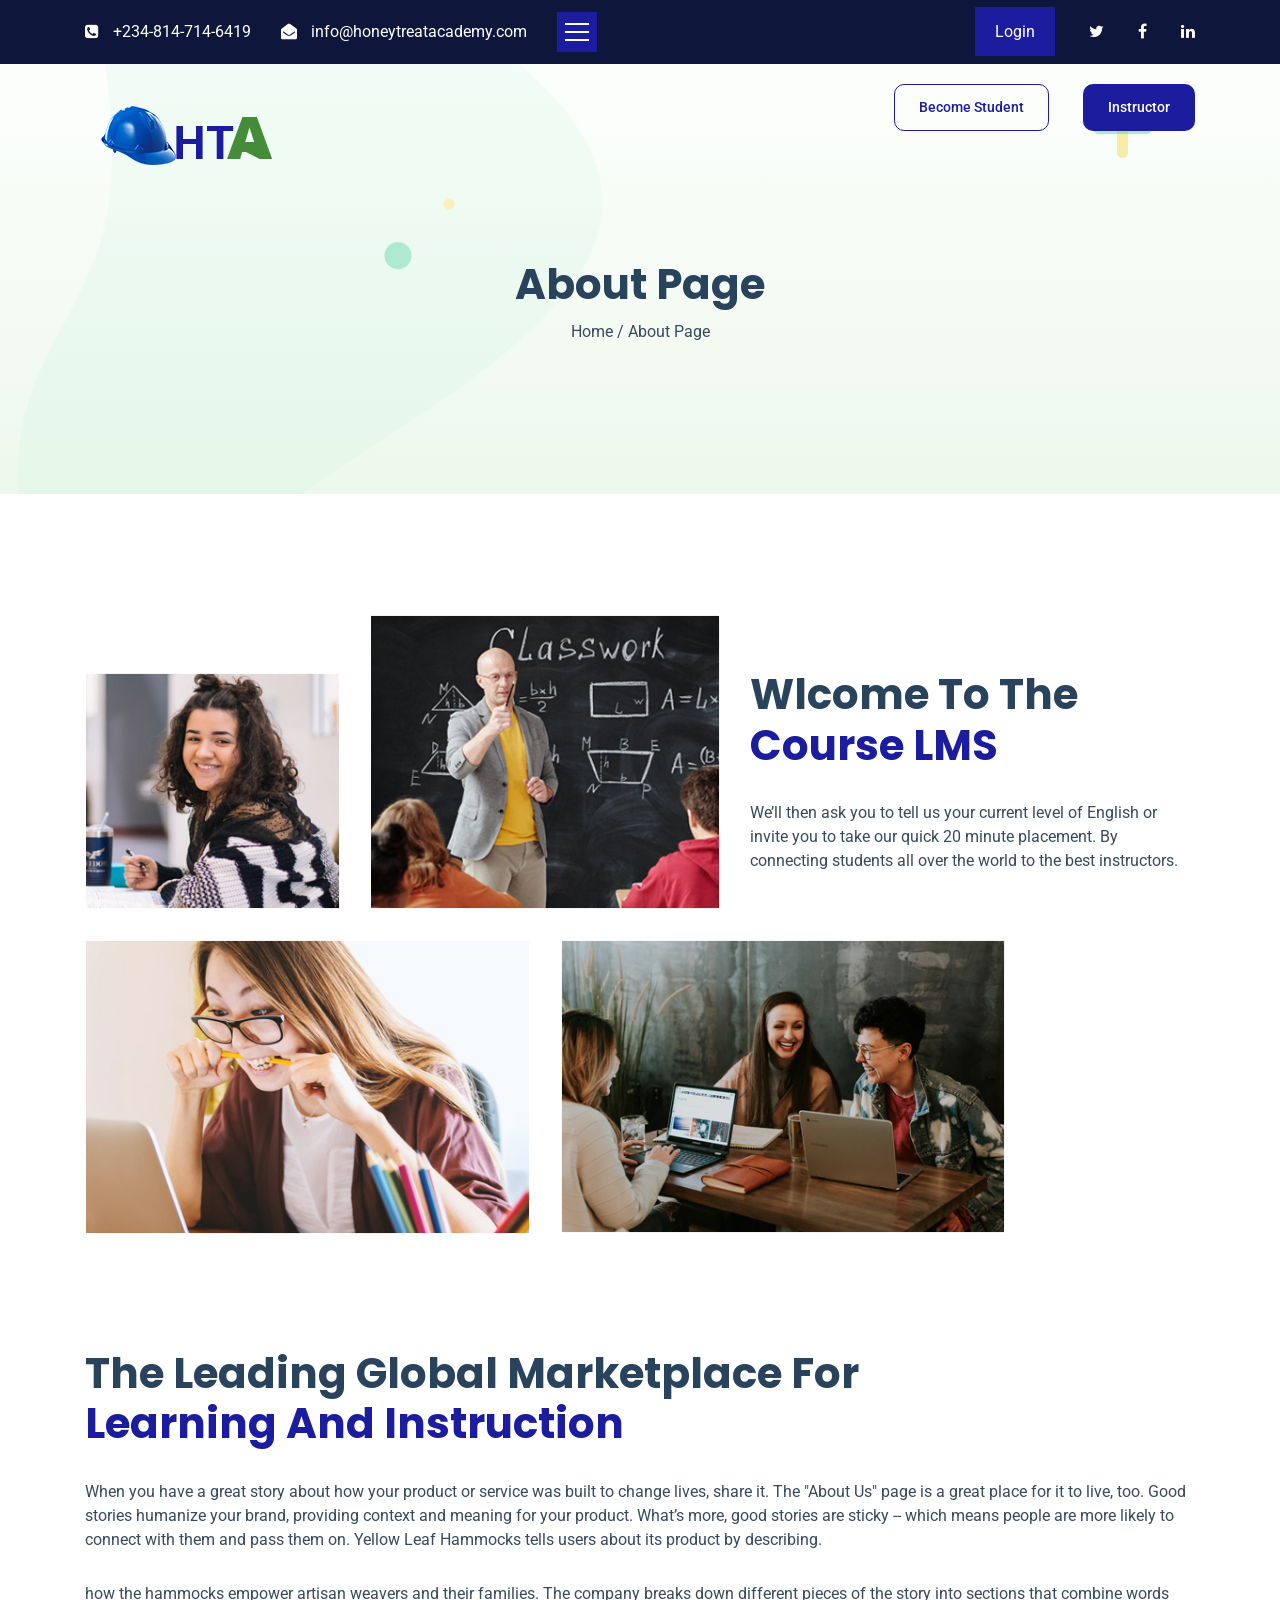
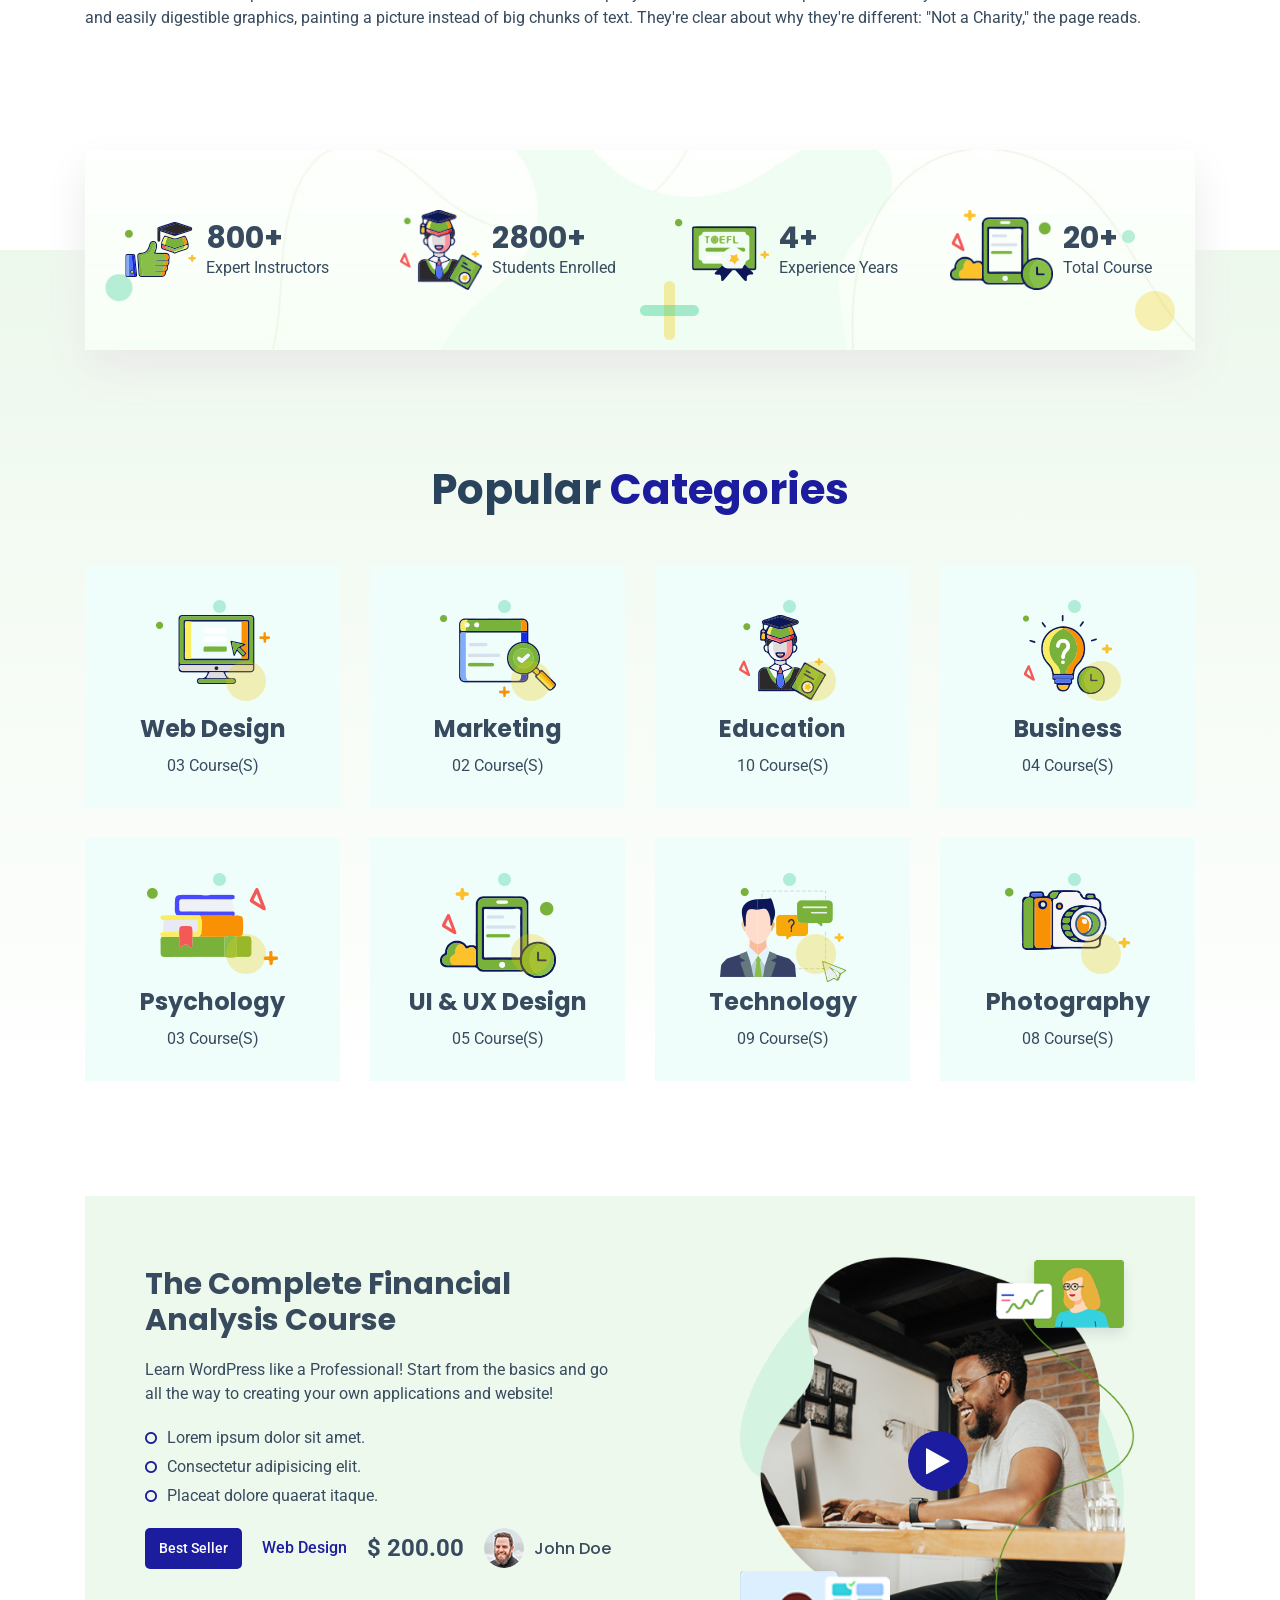
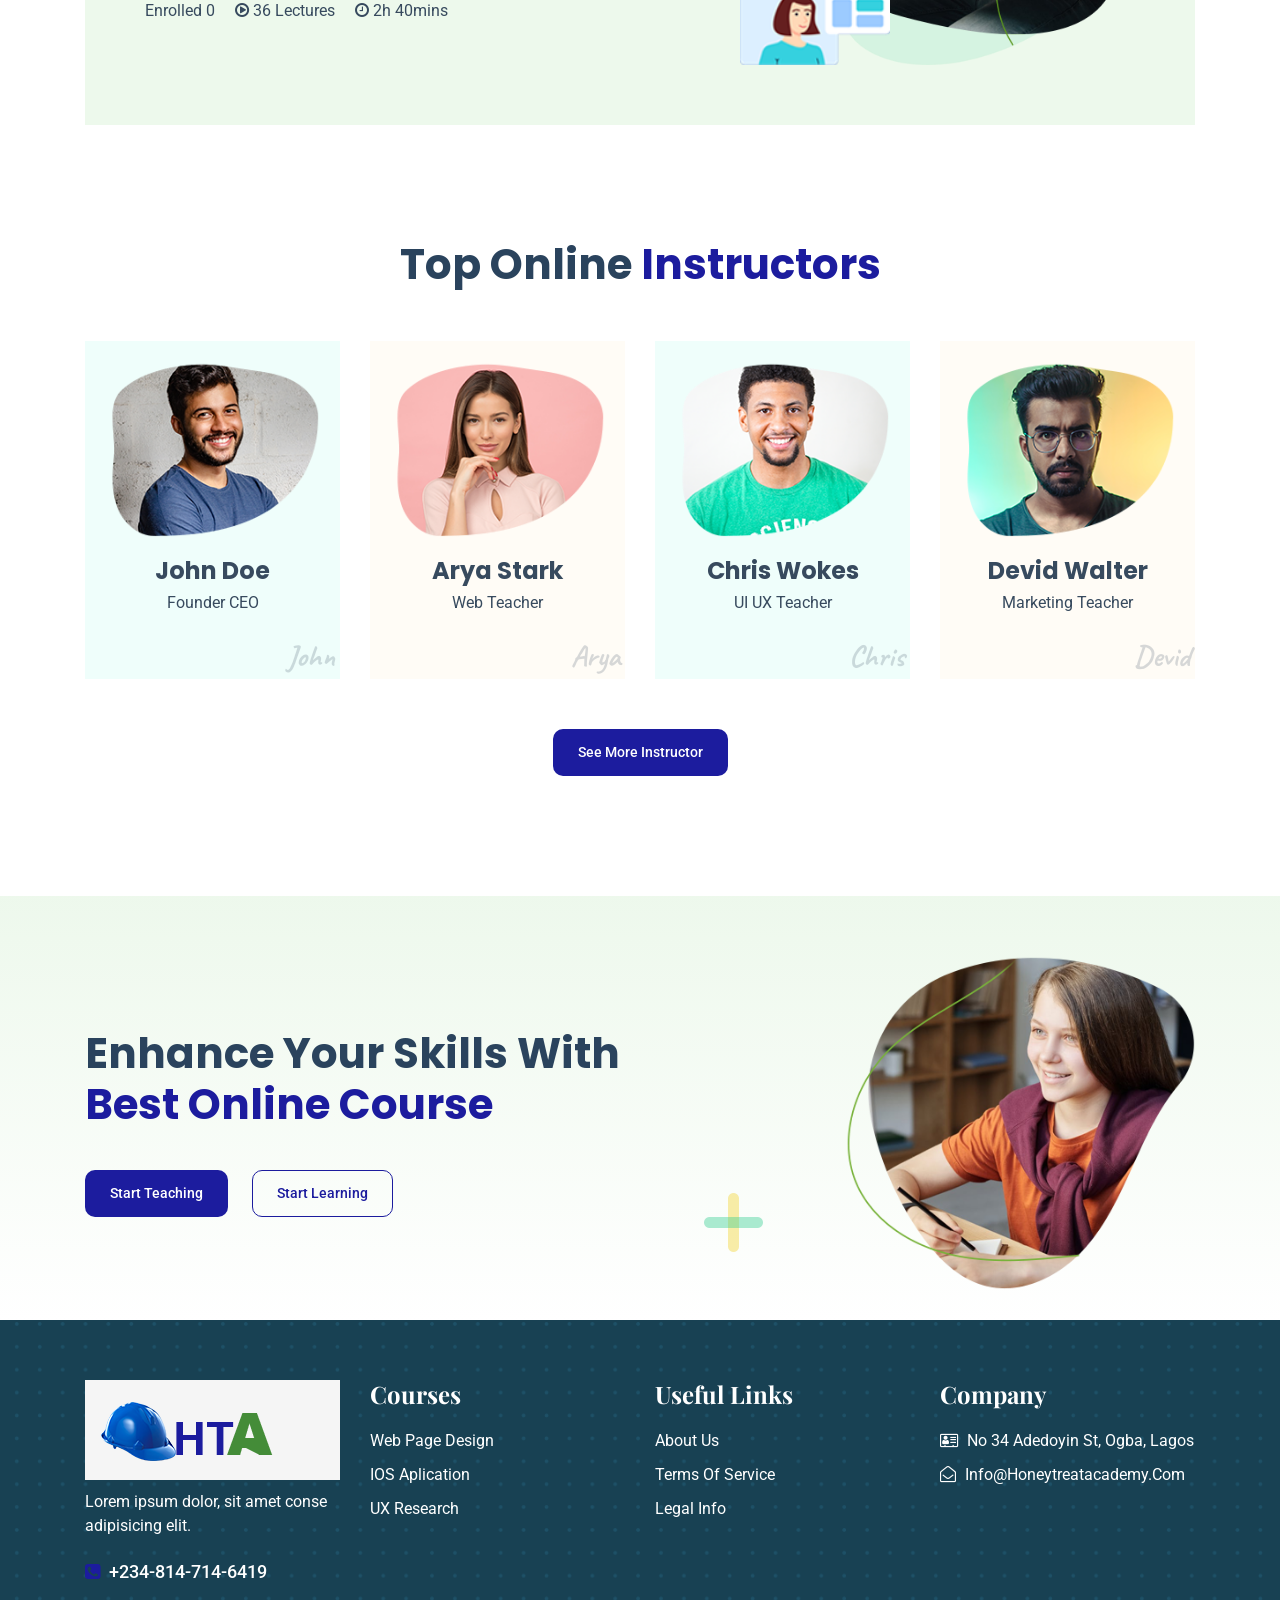
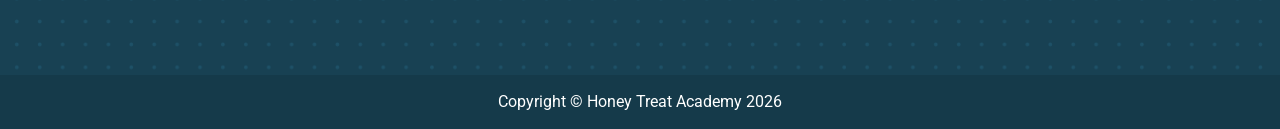
<file: about.html>
<!DOCTYPE html>
<html lang="en">


<head>
    <!-- Required Meta Tags -->
    <meta charset="UTF-8">
    <meta name="viewport" content="width=device-width, initial-scale=1.0">
    <meta http-equiv="X-UA-Compatible" content="ie=edge">

    <!-- Page Title -->
    <title>Honey Treat Academy | About</title>

    <!-- Favicon Icon -->
    <link rel="shortcut icon" href="favicon.png">

    <!-- CSS Files -->
    <link rel="stylesheet" href="assets/css/animate.css">
    <link rel="stylesheet" href="assets/css/bootstrap.min.css">
    <link rel="stylesheet" href="assets/css/font-awesome.min.css">
    <link rel="stylesheet" href="assets/css/icofont.css">
    <link rel="stylesheet" href="assets/css/slick.css">
    <link rel="stylesheet" href="assets/css/magnific-popup.css">
    <link rel="stylesheet" href="assets/css/style.css">
</head>

<body>
    <!-- Preloader Starts -->
    <div class="preloader" id="preloader">
        <div class="preloader-inner">
            <div class="spinner">
                <div class="bounce1"></div>
                <div class="bounce2"></div>
                <div class="bounce3"></div>
            </div>
        </div>
    </div>

    <!-- Main Menu -->
    <div class="main-menu">
        <div class="menu-logo">
            <a href="index.html"><img src="assets/images/HONEY.png" alt="logo"></a>
        </div>
        <ul>
            <!-- <li class="have-submenu"><a href="#">home</a>
                            <ul class="sub-menu">
                                <li><a href="index-2.html">home 01</a></li>
                                <li><a href="home-2.html">home 02</a></li>
                            </ul>
                        </li> -->
            <li><a href="index.html">home</a></li>
            <li><a href="about.html">about us</a></li>
            <li><a href="contact.html">contact us</a></li>
            <li><a href="course.html">courses</a></li>
            <!-- <li class="have-submenu"><a href="#">course</a>
                            <ul class="sub-menu">
                                <li><a href="web-development.html">web development</a></li>
                                <li><a href="education.html">education</a></li>
                                <li><a href="business.html">business</a></li>
                                <li><a href="banking.html">banking</a></li>
                                <li><a href="corporate.html">corporate</a></li>
                                <li><a href="consulting.html">consulting</a></li>
                                <li><a href="marketing.html">marketing</a></li>
                                <li><a href="photography.html">photography</a></li>
                                <li><a href="music.html">music</a></li>
                            </ul>
                        </li>
                        <li><a href="course-details.html">course details</a></li>
                        <li><a href="course-video.html">course video</a></li>
                        <li><a href="package.html">package</a></li>
                        <li><a href="instructor-details.html">instructor details</a></li>
                        <li><a href="cart.html">cart</a></li>
                        <li><a href="purchase.html">purchase</a></li>
                        <li class="have-submenu"><a href="#">blog</a>
                            <ul class="sub-menu">
                                <li><a href="blog.html">blog</a></li>
                                <li><a href="blog-details.html">blog details</a></li>
                            </ul>
                        </li>
                        <li><a href="contact.html">contact</a></li>
                        <li><a href="login.html">log in</a></li>
                        <li><a href="signup.html">sign up</a></li>
                        <li><a href="404.html">404</a></li> -->
        </ul>
    </div>

    <!-- Header Section Starts -->
    <header class="header-section">
        <!-- Header Info Starts -->
        <div class="header-info">
            <div class="container">
                <div class="row align-items-center">
                    <div class="col-sm-6">
                        <div class="info-left">
                            <div class="phone-part">
                                <i class="fa fa-phone-square"></i>
                                <span><a href="#">+234-814-714-6419</a></span>
                            </div>
                            <div class="email-part">
                                <i class="fa fa-envelope-open"></i>
                                <span><a href="mailto:info@honeytreatacademy.com">info@honeytreatacademy.com</a></span>
                            </div>
                            <div class="menu-toggle-bar">
                                <div class="custom-bars">
                                    <div class="custom-bar bar-1"></div>
                                    <div class="custom-bar bar-2"></div>
                                    <div class="custom-bar bar-3"></div>
                                </div>
                            </div>
                        </div>
                    </div>
                    <div class="col-sm-6">
                        <div class="info-right">
                            <ul>
                                <li class="login-button"><a href="login.html">login</a></li>
                                <li><a target="_blank" href="http://twitter.com/honeytreatacad"><i
                                            class="fa fa-twitter"></i></a></li>
                                <li><a target="_blank" href="https://web.facebook.com/honeytreatacademy"><i
                                            class="fa fa-facebook"></i></a></li>
                                <li><a target="_blank"
                                        href="https://www.linkedin.com/company/honeytreat-trade-academy/"><i
                                            class="fa fa-linkedin"></i></a></li>
                            </ul>
                        </div>
                    </div>
                </div>
            </div>
        </div>
        <!-- main Header Starts -->
        <div class="main-header">
            <div class="container">
                <div class="row">
                    <div class="col-lg-3">
                        <div class="header-logo">
                            <a href="index.html"><img src="assets/images/HONEY.png" alt="logo"></a>
                        </div>
                    </div>
                    <div class="col-lg-9">
                        <div class="main-header-right">
                            <!-- Category Dropdown Starts -->


                            <div class="header-button">
                                <a href="signup.html" class="template-button-2">become student</a>
                                <a href="instructor-details.html" class="template-button">instructor</a>
                            </div>
                        </div>
                    </div>
                </div>
            </div>
        </div>
    </header>

    <!-- Breadcrumb Section Starts -->
    <section class="breadcrumb-section">
        <div class="breadcrumb-shape">
            <img src="assets/images/round-shape-2.png" alt="shape" class="hero-round-shape-2 item-moveTwo">
            <img src="assets/images/plus-sign.png" alt="shape" class="hero-plus-sign item-rotate">
        </div>
        <div class="container">
            <div class="row">
                <div class="col-lg-12">
                    <h2>about page</h2>
                    <div class="breadcrumb-link margin-top-10">
                        <span><a href="index.html">home</a> / about page</span>
                    </div>
                </div>
            </div>
        </div>
    </section>

    <!-- Welcome Section Starts -->
    <section class="welcome-section padding-top-120">
        <div class="container">
            <div class="row">
                <div class="col-lg-3 align-self-end">
                    <div class="welcome-image welcome-image-1">
                        <img src="assets/images/welcome-image-1.jpg" alt="image">
                    </div>
                </div>
                <div class="col-lg-4">
                    <div class="welcome-image welcome-image-2">
                        <img src="assets/images/welcome-image-2.jpg" alt="image">
                    </div>
                </div>
                <div class="col-lg-5 col-md-12 align-self-center">
                    <div class="welcome-text">
                        <div class="section-title margin-bottom-30">
                            <h2>wlcome to the <span>course LMS</span></h2>
                        </div>
                        <p>We’ll then ask you to tell us your current level of English or invite you to take our quick
                            20 minute placement. By connecting students all over the world to the best instructors.</p>
                    </div>
                </div>
            </div>
            <div class="row">
                <div class="col-lg-5 col-md-6">
                    <div class="welcome-image welcome-image-3">
                        <img src="assets/images/welcome-image-3.jpg" alt="image">
                    </div>
                </div>
                <div class="col-lg-5 col-md-6">
                    <div class="welcome-image welcome-image-4">
                        <img src="assets/images/welcome-image-4.jpg" alt="image">
                    </div>
                </div>
            </div>
        </div>
    </section>

    <!-- Welcome Content Starts -->
    <section class="welcome-content">
        <div class="container">
            <div class="row">
                <div class="col-xl-9">
                    <div class="section-title margin-bottom-30">
                        <h2>the leading global marketplace for <span>learning and instruction</span></h2>
                    </div>
                </div>
            </div>
            <div class="row">
                <div class="col-12">
                    <p>When you have a great story about how your product or service was built to change lives, share
                        it. The "About Us" page is a great place for it to live, too. Good stories humanize your brand,
                        providing context and meaning for your product. What’s more, good stories are sticky -- which
                        means people are more likely to connect with them and pass them on. Yellow Leaf Hammocks tells
                        users about its product by describing.</p>
                    <p class="margin-top-30">how the hammocks empower artisan weavers and their families. The company
                        breaks down different pieces of the story into sections that combine words and easily digestible
                        graphics, painting a picture instead of big chunks of text. They're clear about why they're
                        different: "Not a Charity," the page reads.</p>
                </div>
            </div>
        </div>
    </section>

    <!-- CounterUp Section Starts -->
    <section class="counterup-section about-page">
        <div class="container">
            <div class="counterup-content common-section padding-top-60 padding-bottom-30">
                <div class="counter-shape">
                    <img src="assets/images/round-shape-2.png" alt="shape" class="round-shape-2">
                    <img src="assets/images/plus-sign.png" alt="shape" class="plus-sign item-rotate">
                    <img src="assets/images/round-shape-3.png" alt="shape" class="round-shape-3">
                </div>
                <div class="row align-items-center">
                    <div class="col-xl-3 col-sm-6">
                        <div class="single-counterup">
                            <div class="single-counterup-image">
                                <img src="assets/images/counter-image-1.png" alt="image">
                            </div>
                            <div class="single-counterup-content">
                                <div class="counter-number">
                                    <h3 class="title counter">2000</h3>
                                    <h3 class="title">+</h3>
                                </div>
                                <span>expert instructors</span>
                            </div>
                        </div>
                    </div>
                    <div class="col-xl-3 col-sm-6">
                        <div class="single-counterup">
                            <div class="single-counterup-image">
                                <img src="assets/images/category-icon-3.png" alt="image">
                            </div>
                            <div class="single-counterup-content">
                                <div class="counter-number">
                                    <h3 class="title counter">7000</h3>
                                    <h3 class="title">+</h3>
                                </div>
                                <span>students enrolled</span>
                            </div>
                        </div>
                    </div>
                    <div class="col-xl-3 col-sm-6">
                        <div class="single-counterup">
                            <div class="single-counterup-image">
                                <img src="assets/images/counter-image-2.png" alt="image">
                            </div>
                            <div class="single-counterup-content">
                                <div class="counter-number">
                                    <h3 class="title counter">10</h3>
                                    <h3 class="title">+</h3>
                                </div>
                                <span>experience years</span>
                            </div>
                        </div>
                    </div>
                    <div class="col-xl-3 col-sm-6">
                        <div class="single-counterup">
                            <div class="single-counterup-image">
                                <img src="assets/images/category-icon-6.png" alt="image">
                            </div>
                            <div class="single-counterup-content">
                                <div class="counter-number">
                                    <h3 class="title counter">50</h3>
                                    <h3 class="title">+</h3>
                                </div>
                                <span>total course</span>
                            </div>
                        </div>
                    </div>
                </div>
            </div>
        </div>
    </section>

    <!-- Categorry Section Starts -->
    <section class="category-section about-page gradient-bg">
        <div class="container">
            <div class="row">
                <div class="col-lg-12">
                    <div class="section-title text-center">
                        <h2>popular <span>categories</span></h2>
                    </div>
                </div>
            </div>
            <div class="row">
                <div class="col-lg-3 col-md-6">
                    <a href="#">
                        <div class="single-category-item">
                            <div class="category-image">
                                <img src="assets/images/category-icon-1.png" alt="image">
                                <img src="assets/images/round-shape-3.png" alt="shape" class="feature-round-shape-3">
                            </div>
                            <div class="category-title margin-bottom-10">
                                <h4>web design</h4>
                            </div>
                            <span>03 course(S)</span>
                        </div>
                    </a>
                </div>
                <div class="col-lg-3 col-md-6">
                    <a href="#">
                        <div class="single-category-item">
                            <div class="category-image">
                                <img src="assets/images/category-icon-2.png" alt="image">
                                <img src="assets/images/round-shape-3.png" alt="shape" class="feature-round-shape-3">
                            </div>
                            <div class="category-title margin-bottom-10">
                                <h4>marketing</h4>
                            </div>
                            <span>02 course(S)</span>
                        </div>
                    </a>
                </div>
                <div class="col-lg-3 col-md-6">
                    <a href="#">
                        <div class="single-category-item">
                            <div class="category-image">
                                <img src="assets/images/category-icon-3.png" alt="image">
                                <img src="assets/images/round-shape-3.png" alt="shape" class="feature-round-shape-3">
                            </div>
                            <div class="category-title margin-bottom-10">
                                <h4>education</h4>
                            </div>
                            <span>10 course(S)</span>
                        </div>
                    </a>
                </div>
                <div class="col-lg-3 col-md-6">
                    <a href="#">
                        <div class="single-category-item">
                            <div class="category-image">
                                <img src="assets/images/category-icon-4.png" alt="image">
                                <img src="assets/images/round-shape-3.png" alt="shape" class="feature-round-shape-3">
                            </div>
                            <div class="category-title margin-bottom-10">
                                <h4>business</h4>
                            </div>
                            <span>04 course(S)</span>
                        </div>
                    </a>
                </div>
                <div class="col-lg-3 col-md-6">
                    <a href="#">
                        <div class="single-category-item">
                            <div class="category-image">
                                <img src="assets/images/category-icon-5.png" alt="image">
                                <img src="assets/images/round-shape-3.png" alt="shape" class="feature-round-shape-3">
                            </div>
                            <div class="category-title margin-bottom-10">
                                <h4>psychology</h4>
                            </div>
                            <span>03 course(S)</span>
                        </div>
                    </a>
                </div>
                <div class="col-lg-3 col-md-6">
                    <a href="#">
                        <div class="single-category-item">
                            <div class="category-image">
                                <img src="assets/images/category-icon-6.png" alt="image">
                                <img src="assets/images/round-shape-3.png" alt="shape" class="feature-round-shape-3">
                            </div>
                            <div class="category-title margin-bottom-10">
                                <h4>UI & UX design</h4>
                            </div>
                            <span>05 course(S)</span>
                        </div>
                    </a>
                </div>
                <div class="col-lg-3 col-md-6">
                    <a href="#">
                        <div class="single-category-item">
                            <div class="category-image">
                                <img src="assets/images/category-icon-7.png" alt="image">
                                <img src="assets/images/round-shape-3.png" alt="shape" class="feature-round-shape-3">
                            </div>
                            <div class="category-title margin-bottom-10">
                                <h4>technology</h4>
                            </div>
                            <span>09 course(S)</span>
                        </div>
                    </a>
                </div>
                <div class="col-lg-3 col-md-6">
                    <a href="#">
                        <div class="single-category-item">
                            <div class="category-image">
                                <img src="assets/images/category-icon-8.png" alt="image">
                                <img src="assets/images/round-shape-3.png" alt="shape" class="feature-round-shape-3">
                            </div>
                            <div class="category-title margin-bottom-10">
                                <h4>photography</h4>
                            </div>
                            <span>08 course(S)</span>
                        </div>
                    </a>
                </div>
            </div>
        </div>
    </section>

    <!-- Analysis Section Starts -->
    <section class="analysis-section">
        <div class="container">
            <div class="analysis-bg-color">
                <div class="row">
                    <div class="col-lg-6">
                        <div class="analysis-content">
                            <div class="course-title margin-top-10">
                                <h3>the complete financial analysis course</h3>
                            </div>
                            <p class="margin-top-20">Learn WordPress like a Professional! Start from the basics and go
                                all the way to creating your own applications and website!</p>
                            <ul class="margin-top-20">
                                <li><i class="fa fa-circle-o"></i><span>Lorem ipsum dolor sit amet.</span></li>
                                <li><i class="fa fa-circle-o"></i><span>Consectetur adipisicing elit.</span></li>
                                <li><i class="fa fa-circle-o"></i><span>Placeat dolore quaerat itaque.</span></li>
                            </ul>
                            <div class="course-price-info margin-top-20">
                                <span class="best-seller">best seller</span>
                                <span class="course-category">web design</span>
                                <span class="course-price">$ 200.00</span>
                                <div class="course-instructor">
                                    <img src="assets/images/course-instructor-2.png" alt="instructor">
                                    <h6>john doe</h6>
                                </div>
                            </div>
                            <div class="course-info margin-top-30">
                                <div class="course-enroll">
                                    <span>enrolled 0</span>
                                </div>
                                <div class="course-video">
                                    <i class="fa fa-play-circle-o"></i>
                                    <span>36 lectures</span>
                                </div>
                                <div class="course-time">
                                    <i class="fa fa-clock-o"></i>
                                    <span>2h 40mins</span>
                                </div>
                            </div>
                        </div>
                    </div>
                    <div class="col-xl-5 offset-xl-1 col-lg-6">
                        <div class="video-popup-area">
                            <div class="video-play-button">
                                <a href="https://www.youtube.com/watch?v=8AGgbIQyqR8" class="button-video">
                                    <i class="fa fa-play"></i>
                                </a>
                            </div>
                            <img src="assets/images/about-image.png" alt="image">
                            <div class="image-absolute">
                                <img src="assets/images/hero-small-image-4.png" alt="image" class="top-absolute">
                                <img src="assets/images/hero-small-image-2.png" alt="image" class="bottom-absolute">
                            </div>
                        </div>
                    </div>
                </div>
            </div>
        </div>
    </section>

    <!-- Instructor Section Starts -->
    <section class="instructor-section about-page">
        <div class="container">
            <div class="row">
                <div class="col-lg-12">
                    <div class="section-title text-center">
                        <h2>top online <span>instructors</span></h2>
                    </div>
                </div>
            </div>
            <div class="row">
                <div class="col-lg-3 col-md-6">
                    <div class="single-instructor">
                        <span class="instructor-sign">john</span>
                        <div class="instructor-image">
                            <a href="#"><img src="assets/images/instructor-1.png" alt="image"></a>
                        </div>
                        <div class="instructor-content">
                            <h4><a href="#">john doe</a></h4>
                            <span>founder CEO</span>
                        </div>
                        <div class="hover-state">
                            <ul>
                                <li><a href="#"><i class="fa fa-facebook"></i></a></li>
                                <li><a href="#"><i class="fa fa-twitter"></i></a></li>
                                <li><a href="#"><i class="fa fa-linkedin"></i></a></li>
                                <li><a href="#"><i class="fa fa-instagram"></i></a></li>
                            </ul>
                        </div>
                    </div>
                </div>
                <div class="col-lg-3 col-md-6">
                    <div class="single-instructor diffrent-bg-color">
                        <span class="instructor-sign">arya</span>
                        <div class="instructor-image">
                            <a href="#"><img src="assets/images/instructor-3.png" alt="image"></a>
                        </div>
                        <div class="instructor-content">
                            <h4><a href="#">arya stark</a></h4>
                            <span>web teacher</span>
                        </div>
                        <div class="hover-state">
                            <ul>
                                <li><a href="#"><i class="fa fa-facebook"></i></a></li>
                                <li><a href="#"><i class="fa fa-twitter"></i></a></li>
                                <li><a href="#"><i class="fa fa-linkedin"></i></a></li>
                                <li><a href="#"><i class="fa fa-instagram"></i></a></li>
                            </ul>
                        </div>
                    </div>
                </div>
                <div class="col-lg-3 col-md-6">
                    <div class="single-instructor">
                        <span class="instructor-sign">chris</span>
                        <div class="instructor-image">
                            <a href="#"><img src="assets/images/instructor-2.png" alt="image"></a>
                        </div>
                        <div class="instructor-content">
                            <h4><a href="#">chris wokes</a></h4>
                            <span>UI UX teacher</span>
                        </div>
                        <div class="hover-state">
                            <ul>
                                <li><a href="#"><i class="fa fa-facebook"></i></a></li>
                                <li><a href="#"><i class="fa fa-twitter"></i></a></li>
                                <li><a href="#"><i class="fa fa-linkedin"></i></a></li>
                                <li><a href="#"><i class="fa fa-instagram"></i></a></li>
                            </ul>
                        </div>
                    </div>
                </div>
                <div class="col-lg-3 col-md-6">
                    <div class="single-instructor diffrent-bg-color">
                        <span class="instructor-sign">devid</span>
                        <div class="instructor-image">
                            <a href="#"><img src="assets/images/instructor-4.png" alt="image"></a>
                        </div>
                        <div class="instructor-content">
                            <h4><a href="#">devid walter</a></h4>
                            <span>marketing teacher</span>
                        </div>
                        <div class="hover-state">
                            <ul>
                                <li><a href="#"><i class="fa fa-facebook"></i></a></li>
                                <li><a href="#"><i class="fa fa-twitter"></i></a></li>
                                <li><a href="#"><i class="fa fa-linkedin"></i></a></li>
                                <li><a href="#"><i class="fa fa-instagram"></i></a></li>
                            </ul>
                        </div>
                    </div>
                </div>
            </div>
            <div class="row">
                <div class="col-lg-12">
                    <div class="instructor-button margin-top-20 text-center">
                        <a href="#" class="template-button">see more instructor</a>
                    </div>
                </div>
            </div>
        </div>
    </section>

    <!-- CTA Section Starts -->
    <section class="cta-section gradient-bg padding-top-60 padding-bottom-30">
        <div class="cta-shape">
            <img src="assets/images/plus-sign.png" alt="image" class="plus-sign item-rotate">
        </div>
        <div class="container">
            <div class="row align-items-center">
                <div class="col-lg-6">
                    <div class="section-title margin-bottom-40">
                        <h2>enhance your skills with <span>best online course</span></h2>
                    </div>
                    <div class="cta-button">
                        <a href="#" class="template-button margin-right-20">start teaching</a>
                        <a href="#" class="template-button-2">start learning</a>
                    </div>
                </div>
                <div class="col-xl-4 offset-xl-2 col-lg-6">
                    <div class="cta-image">
                        <img src="assets/images/cta-image.png" alt="image">
                    </div>
                </div>
            </div>
        </div>
    </section>

    <!-- Footer Section Starts -->
    <footer class="footer-home-2">
        <div class="footer-widget-section padding-60">
            <div class="container">
                <div class="row">
                    <div class="col-lg-3 col-md-6">
                        <div class="footer-widget">
                            <div class="footer-logo" style="background: whitesmoke;">
                                <a href="index.html"><img src="assets/images/HONEY.png" alt="logo"></a>
                            </div>
                            <p>Lorem ipsum dolor, sit amet conse adipisicing elit.</p>
                            <a href="#" class="phone-number"><span><i class="fa fa-phone-square"></i>
                                    +234-814-714-6419</span></a>
                        </div>
                    </div>
                    <div class="col-lg-3 col-md-6">
                        <div class="footer-widget">
                            <div class="widget-title">
                                <h4 class="home-2">courses</h4>
                            </div>
                            <ul>
                                <li><a href="#">web page design</a></li>
                                <li><a href="#">IOS aplication</a></li>
                                <li><a href="#">UX research</a></li>
                            </ul>
                        </div>
                    </div>
                    <div class="col-lg-3 col-md-6">
                        <div class="footer-widget">
                            <div class="widget-title">
                                <h4 class="home-2">useful links</h4>
                            </div>
                            <ul>
                                <li><a href="#">about us</a></li>
                                <li><a href="#">terms of service</a></li>
                                <li><a href="#">legal info</a></li>
                            </ul>
                        </div>
                    </div>
                    <div class="col-lg-3 col-md-6">
                        <div class="footer-widget">
                            <div class="widget-title">
                                <h4 class="home-2">company</h4>
                            </div>
                            <ul>
                                <li><a href="#"><i class="fa fa-address-card-o"></i> No 34 Adedoyin St, Ogba, Lagos</a>
                                </li>
                                <li><a href="mailto:info@honeytreatacademy.com"><i class="fa fa-envelope-open-o"></i>
                                        info@honeytreatacademy.com</a></li>
                            </ul>
                        </div>
                    </div>
                </div>
            </div>
        </div>
        <div class="footer-copyright-home-2 text-center">
            <div class="container">
                <div class="row">
                    <div class="col-12">
                        <span>Copyright &copy; Honey Treat Academy
                            <script>document.write(new Date().getFullYear())</script>
                        </span>
                    </div>
                </div>
            </div>
        </div>
    </footer>


    <!-- Javascript Files -->
    <script src="assets/js/vendor/jquery-2.2.4.min.js"></script>
    <script src="assets/js/vendor/bootstrap.min.js"></script>
    <script src="assets/js/vendor/slick.min.js"></script>
    <script src="assets/js/vendor/counterup.min.js"></script>
    <script src="assets/js/vendor/waypoints.min.js"></script>
    <script src="assets/js/vendor/jquery.magnific-popup.js"></script>
    <script src="assets/js/vendor/isotop.min.js"></script>
    <script src="assets/js/vendor/barfiller.js"></script>
    <script src="assets/js/vendor/countdown.js"></script>
    <script src="assets/js/vendor/easing.min.js"></script>
    <script src="assets/js/vendor/wow.min.js"></script>
    <script src="assets/js/main.js"></script>
</body>


</html>
</file>
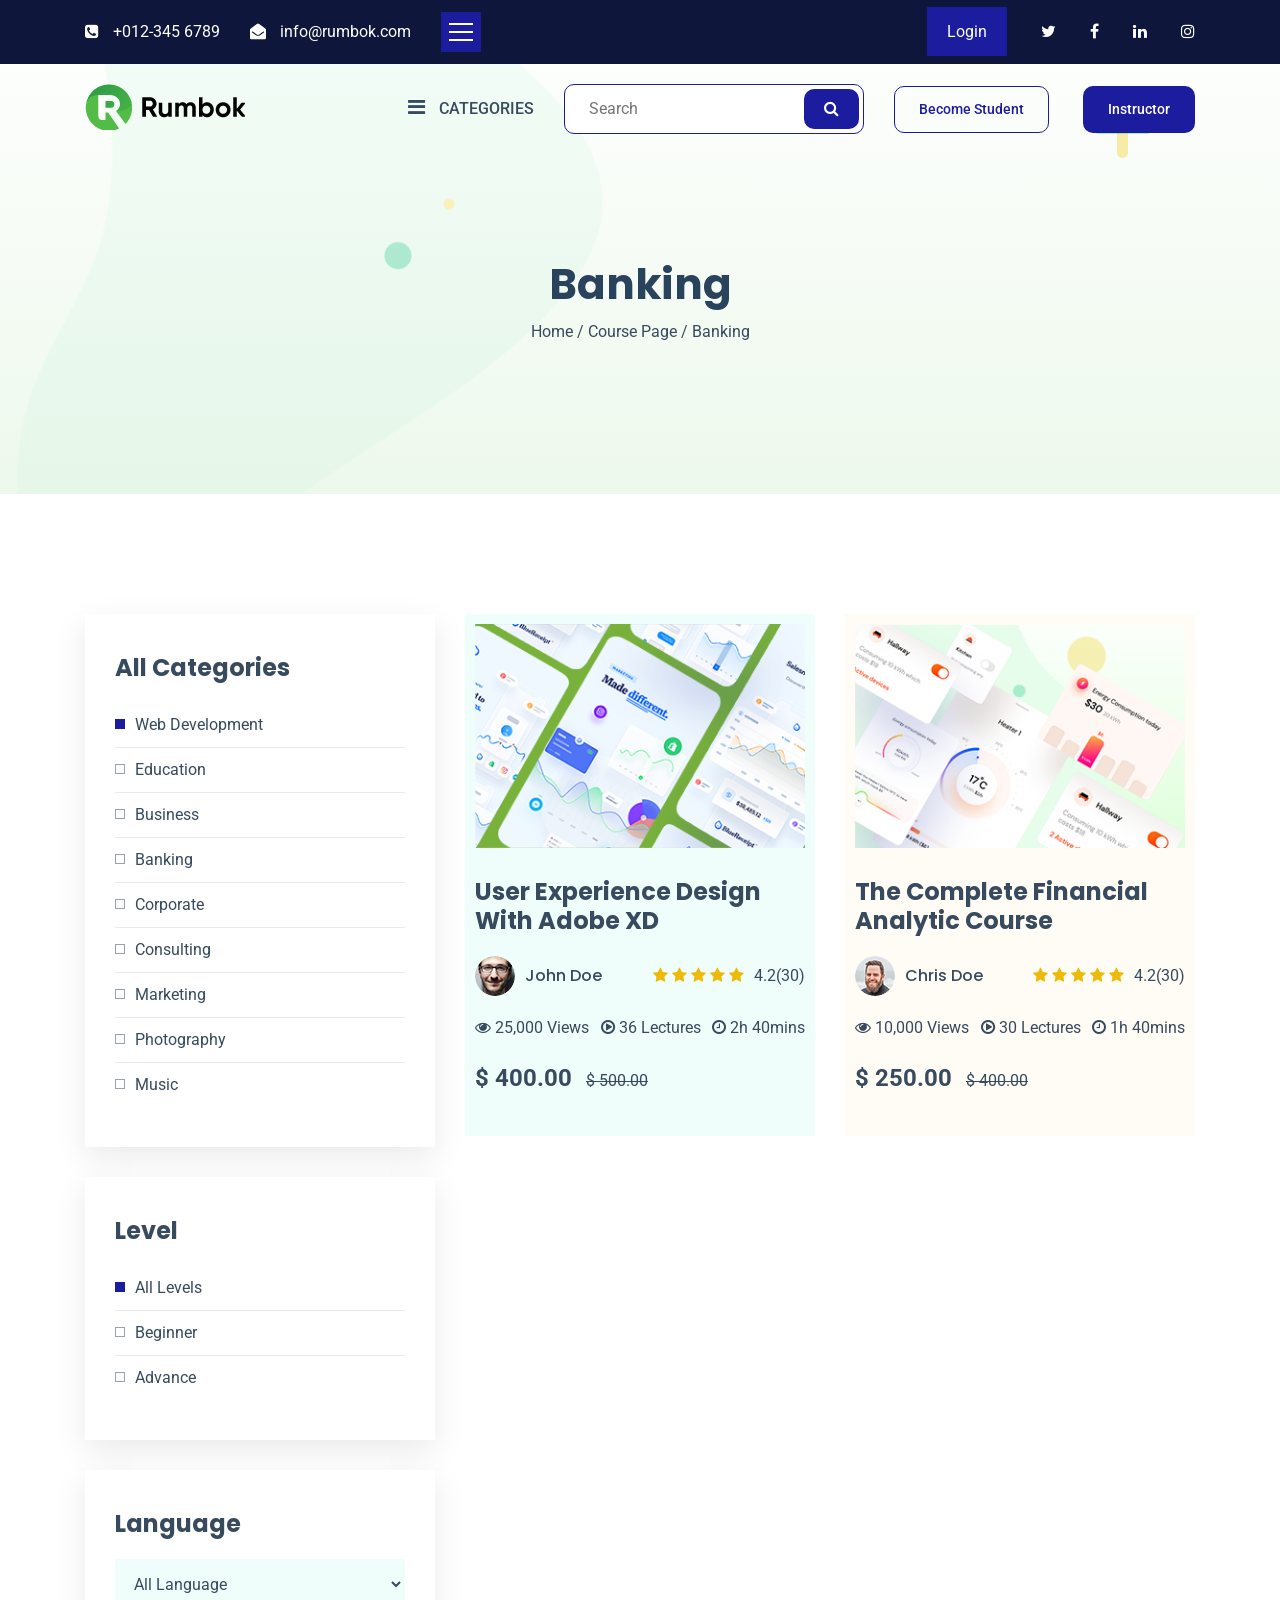
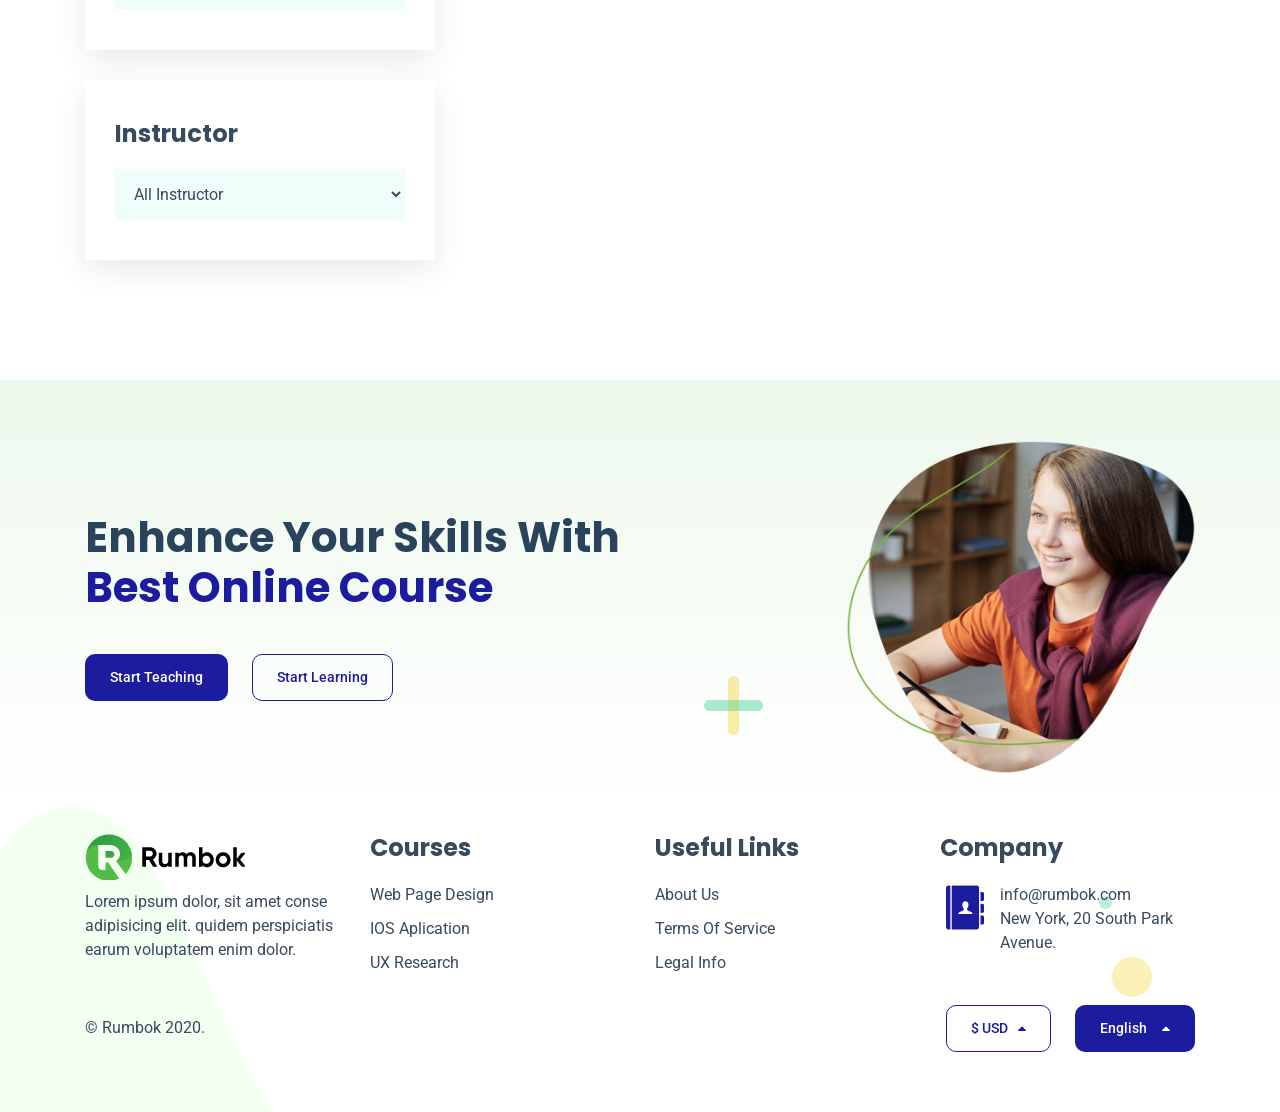
<file: banking.html>
<!DOCTYPE html>
<html lang="en">
    
<!-- Mirrored from rumbok.softtechthemes.com/rumbok/banking.html by HTTrack Website Copier/3.x [XR&CO'2014], Sun, 17 Apr 2022 10:52:21 GMT -->
<head>
        <!-- Required Meta Tags -->
        <meta charset="UTF-8">
        <meta name="viewport" content="width=device-width, initial-scale=1.0">
        <meta http-equiv="X-UA-Compatible" content="ie=edge">

        <!-- Page Title -->
        <title>Rumbok Learning Management System</title>

        <!-- Favicon Icon -->
        <link rel="shortcut icon" href="favicon.png">

        <!-- CSS Files -->
        <link rel="stylesheet" href="assets/css/animate.css">
        <link rel="stylesheet" href="assets/css/bootstrap.min.css">
        <link rel="stylesheet" href="assets/css/font-awesome.min.css">
        <link rel="stylesheet" href="assets/css/icofont.css">
        <link rel="stylesheet" href="assets/css/slick.css">
        <link rel="stylesheet" href="assets/css/magnific-popup.css">
        <link rel="stylesheet" href="assets/css/style.css">
    </head>

    <body>
        <!-- Preloader Starts -->
        <div class="preloader" id="preloader">
            <div class="preloader-inner">
                <div class="spinner">
                    <div class="bounce1"></div>
                    <div class="bounce2"></div>
                    <div class="bounce3"></div>
                </div>
            </div>
        </div>

        <!-- Main Menu -->
        <div class="main-menu">
            <div class="menu-logo">
                <a href="index-2.html"><img src="assets/images/logo-both-color.png" alt="logo"></a>
            </div>
            <ul>
                <li class="have-submenu"><a href="#">home</a>
                    <ul class="sub-menu">
                        <li><a href="index-2.html">home 01</a></li>
                        <li><a href="home-2.html">home 02</a></li>
                    </ul>
                </li>
                <li><a href="about.html">about</a></li>
                <li class="have-submenu"><a href="#">course</a>
                    <ul class="sub-menu">
                        <li><a href="web-development.html">web development</a></li>
                        <li><a href="education.html">education</a></li>
                        <li><a href="business.html">business</a></li>
                        <li><a href="banking.html">banking</a></li>
                        <li><a href="corporate.html">corporate</a></li>
                        <li><a href="consulting.html">consulting</a></li>
                        <li><a href="marketing.html">marketing</a></li>
                        <li><a href="photography.html">photography</a></li>
                        <li><a href="music.html">music</a></li>
                    </ul>
                </li>
                <li><a href="course-details.html">course details</a></li>
                <li><a href="course-video.html">course video</a></li>
                <li><a href="package.html">package</a></li>
                <li><a href="instructor-details.html">instructor details</a></li>
                <li><a href="cart.html">cart</a></li>
                <li><a href="purchase.html">purchase</a></li>
                <li class="have-submenu"><a href="#">blog</a>
                    <ul class="sub-menu">
                        <li><a href="blog.html">blog</a></li>
                        <li><a href="blog-details.html">blog details</a></li>
                    </ul>
                </li>
                <li><a href="contact.html">contact</a></li>
                <li><a href="login.html">log in</a></li>
                <li><a href="signup.html">sign up</a></li>
                <li><a href="404.html">404</a></li>
            </ul>
        </div>

        <!-- Header Section Starts -->
        <header class="header-section">
            <!-- Header Info Starts -->
            <div class="header-info">
                <div class="container">
                    <div class="row align-items-center">
                        <div class="col-sm-6">
                            <div class="info-left">
                                <div class="phone-part">
                                    <i class="fa fa-phone-square"></i>
                                    <span><a href="#">+012-345 6789</a></span>
                                </div>
                                <div class="email-part">
                                    <i class="fa fa-envelope-open"></i>
                                    <span><a href="#">info@rumbok.com</a></span>
                                </div>
                                <div class="menu-toggle-bar">
                                    <div class="custom-bars">
                                        <div class="custom-bar bar-1"></div>
                                        <div class="custom-bar bar-2"></div>
                                        <div class="custom-bar bar-3"></div>
                                    </div>
                                </div>
                            </div>
                        </div>
                        <div class="col-sm-6">
                            <div class="info-right">
                                <ul>
                                    <li class="login-button"><a href="login.html">login</a></li>
                                    <li><a href="#"><i class="fa fa-twitter"></i></a></li>
                                    <li><a href="#"><i class="fa fa-facebook"></i></a></li>
                                    <li><a href="#"><i class="fa fa-linkedin"></i></a></li>
                                    <li><a href="#"><i class="fa fa-instagram"></i></a></li>
                                </ul>
                            </div>
                        </div>
                    </div>
                </div>
            </div>
            <!-- main Header Starts -->
            <div class="main-header">
                <div class="container">
                    <div class="row">
                        <div class="col-lg-3">
                            <div class="header-logo">
                                <a href="index-2.html"><img src="assets/images/logo.png" alt="logo"></a>
                            </div>
                        </div>
                        <div class="col-lg-9">
                            <div class="main-header-right">
                                <!-- Category Dropdown Starts -->
                                <div class="category-dropdown">
                                    <div class="menu-bar">
                                        <i class="fa fa-bars"></i>
                                        <span>categories</span>
                                    </div>
                                    <div class="category-menu">
                                        <ul>
                                            <li><a href="web-development.html">web development</a></li>
                                            <li><a href="education.html">education</a></li>
                                            <li class="have-submenu"><a href="#">business</a>
                                                <ul class="sub-menu">
                                                    <li><a href="banking.html">banking sector</a></li>
                                                    <li><a href="corporate.html">corporate sector</a></li>
                                                    <li><a href="consulting.html">consulting</a></li>
                                                </ul>
                                            </li>
                                            <li><a href="marketing.html">marketing</a></li>
                                            <li><a href="photography.html">photography</a></li>
                                            <li><a href="music.html">music</a></li>
                                        </ul>
                                    </div>
                                </div>
                                <div class="header-search">
                                    <form action="#">
                                        <input type="text" placeholder="Search">
                                        <button type="submit"><i class="fa fa-search"></i></button>
                                    </form>
                                </div>
                                <div class="header-button">
                                    <a href="signup.html" class="template-button-2">become student</a>
                                    <a href="instructor-details.html" class="template-button">instructor</a>
                                </div>
                            </div>
                        </div>
                    </div>
                </div>
            </div>
        </header>

        <!-- Breadcrumb Section Starts -->
        <section class="breadcrumb-section">
            <div class="breadcrumb-shape">
                <img src="assets/images/round-shape-2.png" alt="shape" class="hero-round-shape-2 item-moveTwo">
                <img src="assets/images/plus-sign.png" alt="shape" class="hero-plus-sign item-rotate">
            </div>
            <div class="container">
                <div class="row">
                    <div class="col-lg-12">
                        <h2>banking</h2>
                        <div class="breadcrumb-link margin-top-10">
                            <span><a href="index-2.html">home</a> / <a href="course.html">course page</a> / banking</span>
                        </div>
                    </div>
                </div>
            </div>
        </section>

        <!-- Course Category Section Starts -->
        <section class="course-category-section padding-top-120 padding-bottom-90">
            <div class="container">
                <div class="row">
                    <div class="col-lg-4">
                        <div class="course-category-sidebar">
                            <div class="lms-single-widget">
                                <div class="lms-widget-title">
                                    <h4>all categories</h4>
                                </div>
                                <ul>
                                    <li class="active"><a href="web-development.html">web development</a></li>
                                    <li><a href="education.html">education</a></li>
                                    <li><a href="business.html">business</a></li>
                                    <li><a href="banking.html">banking</a></li>
                                    <li><a href="corporate.html">corporate</a></li>
                                    <li><a href="consulting.html">consulting</a></li>
                                    <li><a href="marketing.html">marketing</a></li>
                                    <li><a href="photography.html">photography</a></li>
                                    <li><a href="music.html">music</a></li>
                                </ul>
                            </div>
                            <div class="lms-single-widget">
                                <div class="lms-widget-title">
                                    <h4>level</h4>
                                </div>
                                <ul>
                                    <li class="active"><a href="#">all levels</a></li>
                                    <li><a href="#">beginner</a></li>
                                    <li><a href="#">advance</a></li>
                                </ul>
                            </div>
                            <div class="lms-single-widget">
                                <div class="lms-widget-title">
                                    <h4>language</h4>
                                </div>
                                <select name="language" id="language">
                                    <option value="all language">all language</option>
                                    <option value="english">english</option>
                                    <option value="bengali">bengali</option>
                                    <option value="arabic">arabic</option>
                                  </select>
                            </div>
                            <div class="lms-single-widget">
                                <div class="lms-widget-title">
                                    <h4>instructor</h4>
                                </div>
                                <select name="instructor" id="instructor">
                                    <option value="all instructor">all instructor</option>
                                    <option value="arya stark">arya stark</option>
                                    <option value="john snow">john snow</option>
                                    <option value="devid walter">devid walter</option>
                                  </select>
                            </div>
                        </div>
                    </div>
                    <div class="col-lg-8">
                        <div class="row">
                            <div class="col-md-6">
                                <div class="single-course-item">
                                    <div class="course-image">
                                        <img src="assets/images/course-image-1.png" alt="image">
                                    </div>
                                    <div class="course-content margin-top-30">
                                        <div class="course-title">
                                            <h4>user experience design with adobe XD</h4>
                                        </div>
                                        <div class="course-instructor-rating margin-top-20">
                                            <div class="course-instructor">
                                                <img src="assets/images/course-instructor-1.png" alt="instructor">
                                                <h6>john doe</h6>
                                            </div>
                                            <div class="course-rating">
                                                <ul>
                                                    <li><i class="fa fa-star"></i></li>
                                                    <li><i class="fa fa-star"></i></li>
                                                    <li><i class="fa fa-star"></i></li>
                                                    <li><i class="fa fa-star"></i></li>
                                                    <li><i class="fa fa-star"></i></li>
                                                </ul>
                                                <span>4.2(30)</span>
                                            </div>
                                        </div>
                                        <div class="course-info margin-top-20">
                                            <div class="course-view">
                                                <i class="fa fa-eye"></i>
                                                <span>25,000 views</span>
                                            </div>
                                            <div class="course-video">
                                                <i class="fa fa-play-circle-o"></i>
                                                <span>36 lectures</span>
                                            </div>
                                            <div class="course-time">
                                                <i class="fa fa-clock-o"></i>
                                                <span>2h 40mins</span>
                                            </div>
                                        </div>
                                        <div class="course-price-cart margin-top-20">
                                            <div class="course-price">
                                                <span class="span-big">$ 400.00</span>
                                                <span class="span-cross">$ 500.00</span>
                                            </div>
                                        </div>
                                    </div>
                                    <div class="hover-state">
                                        <span class="heart-icon"><i class="fa fa-heart-o"></i></span>
                                        <span class="title-tag">by instructor</span>
                                        <div class="course-title margin-top-10">
                                            <h4><a href="#">user experience design with adobe XD</a></h4>
                                        </div>
                                        <div class="course-price-info margin-top-20">
                                            <span class="best-seller">best seller</span>
                                            <span class="course-category"><a href="#">web design</a></span>
                                            <span class="course-price">$ 400.00</span>
                                        </div>
                                        <div class="course-info margin-top-30">
                                            <div class="course-enroll">
                                                <span>enrolled 0</span>
                                            </div>
                                            <div class="course-video">
                                                <i class="fa fa-play-circle-o"></i>
                                                <span>36 lectures</span>
                                            </div>
                                            <div class="course-time">
                                                <i class="fa fa-clock-o"></i>
                                                <span>2h 40mins</span>
                                            </div>
                                        </div>
                                        <p class="margin-top-20">Learn WordPress like a Professional! Start from the basics and go all the way to creating your own applications and website!</p>
                                        <ul class="margin-top-20">
                                            <li><i class="fa fa-circle-o"></i><span>Lorem ipsum dolor sit amet.</span></li>
                                            <li><i class="fa fa-circle-o"></i><span>Consectetur adipisicing elit.</span></li>
                                            <li><i class="fa fa-circle-o"></i><span>Placeat dolore quaerat itaque.</span></li>
                                        </ul>
                                        <div class="preview-button margin-top-20">
                                            <a href="#" class="template-button">course preview</a>
                                            <a href="#" class="template-button margin-left-10">add to cart</a>
                                        </div>
                                    </div>
                                </div>
                            </div>
                            <div class="col-md-6">
                                <div class="single-course-item diffrent-bg-color">
                                    <div class="course-image">
                                        <img src="assets/images/course-image-2.png" alt="image">
                                    </div>
                                    <div class="course-content margin-top-30">
                                        <div class="course-title">
                                            <h4>the complete financial analytic course</h4>
                                        </div>
                                        <div class="course-instructor-rating margin-top-20">
                                            <div class="course-instructor">
                                                <img src="assets/images/course-instructor-2.png" alt="instructor">
                                                <h6>chris doe</h6>
                                            </div>
                                            <div class="course-rating">
                                                <ul>
                                                    <li><i class="fa fa-star"></i></li>
                                                    <li><i class="fa fa-star"></i></li>
                                                    <li><i class="fa fa-star"></i></li>
                                                    <li><i class="fa fa-star"></i></li>
                                                    <li><i class="fa fa-star"></i></li>
                                                </ul>
                                                <span>4.2(30)</span>
                                            </div>
                                        </div>
                                        <div class="course-info margin-top-20">
                                            <div class="course-view">
                                                <i class="fa fa-eye"></i>
                                                <span>10,000 views</span>
                                            </div>
                                            <div class="course-video">
                                                <i class="fa fa-play-circle-o"></i>
                                                <span>30 lectures</span>
                                            </div>
                                            <div class="course-time">
                                                <i class="fa fa-clock-o"></i>
                                                <span>1h 40mins</span>
                                            </div>
                                        </div>
                                        <div class="course-price-cart margin-top-20">
                                            <div class="course-price">
                                                <span class="span-big">$ 250.00</span>
                                                <span class="span-cross">$ 400.00</span>
                                            </div>
                                        </div>
                                    </div>
                                    <div class="hover-state">
                                        <span class="heart-icon"><i class="fa fa-heart-o"></i></span>
                                        <span class="title-tag">by instructor</span>
                                        <div class="course-title margin-top-10">
                                            <h4><a href="#">the complete financial analytic course</a></h4>
                                        </div>
                                        <div class="course-price-info margin-top-20">
                                            <span class="best-seller">best seller</span>
                                            <span class="course-category"><a href="#">web design</a></span>
                                            <span class="course-price">$ 250.00</span>
                                        </div>
                                        <div class="course-info margin-top-30">
                                            <div class="course-enroll">
                                                <span>enrolled 0</span>
                                            </div>
                                            <div class="course-video">
                                                <i class="fa fa-play-circle-o"></i>
                                                <span>36 lectures</span>
                                            </div>
                                            <div class="course-time">
                                                <i class="fa fa-clock-o"></i>
                                                <span>2h 40mins</span>
                                            </div>
                                        </div>
                                        <p class="margin-top-20">Learn WordPress like a Professional! Start from the basics and go all the way to creating your own applications and website!</p>
                                        <ul class="margin-top-20">
                                            <li><i class="fa fa-circle-o"></i><span>Lorem ipsum dolor sit amet.</span></li>
                                            <li><i class="fa fa-circle-o"></i><span>Consectetur adipisicing elit.</span></li>
                                            <li><i class="fa fa-circle-o"></i><span>Placeat dolore quaerat itaque.</span></li>
                                        </ul>
                                        <div class="preview-button margin-top-20">
                                            <a href="#" class="template-button">course preview</a>
                                            <a href="#" class="template-button margin-left-10">add to cart</a>
                                        </div>
                                    </div>
                                </div>
                            </div>
                        </div>
                    </div>
                </div>
            </div>
        </section>

        <!-- CTA Section Starts -->
        <section class="cta-section gradient-bg padding-top-60 padding-bottom-30">
            <div class="cta-shape">
                <img src="assets/images/plus-sign.png" alt="image" class="plus-sign item-rotate">
            </div>
            <div class="container">
                <div class="row align-items-center">
                    <div class="col-lg-6">
                        <div class="section-title margin-bottom-40">
                            <h2>enhance your skills with <span>best online course</span></h2>
                        </div>
                        <div class="cta-button">
                            <a href="#" class="template-button margin-right-20">start teaching</a>
                            <a href="#" class="template-button-2">start learning</a>
                        </div>
                    </div>
                    <div class="col-xl-4 offset-xl-2 col-lg-6">
                        <div class="cta-image">
                            <img src="assets/images/cta-image.png" alt="image">
                        </div>
                    </div>
                </div>
            </div>
        </section>

        <!-- Footer Section Starts -->
        <footer class="footer-section padding-top-30 padding-bottom-60">
            <div class="footer-shape">
                <img src="assets/images/round-shape-3.png" alt="shape" class="round-shape-3">
            </div>
            <div class="container">
                <div class="footer-widget-section">
                    <div class="row">
                        <div class="col-lg-3 col-md-6">
                            <div class="footer-widget">
                                <div class="footer-logo">
                                    <a href="index-2.html"><img src="assets/images/logo.png" alt="logo"></a>
                                </div>
                                <p>Lorem ipsum dolor, sit amet conse adipisicing elit. quidem perspiciatis earum voluptatem enim dolor.</p>
                            </div>
                        </div>
                        <div class="col-lg-3 col-md-6">
                            <div class="footer-widget">
                                <div class="widget-title">
                                    <h4 class="title">courses</h4>
                                </div>
                                <ul>
                                    <li><a href="#">web page design</a></li>
                                    <li><a href="#">IOS aplication</a></li>
                                    <li><a href="#">UX research</a></li>
                                </ul>
                            </div>
                        </div>
                        <div class="col-lg-3 col-md-6">
                            <div class="footer-widget">
                                <div class="widget-title">
                                    <h4 class="title">useful links</h4>
                                </div>
                                <ul>
                                    <li><a href="#">about us</a></li>
                                    <li><a href="#">terms of service</a></li>
                                    <li><a href="#">legal info</a></li>
                                </ul>
                            </div>
                        </div>
                        <div class="col-lg-3 col-md-6">
                            <div class="footer-widget">
                                <div class="widget-title">
                                    <h4 class="title">company</h4>
                                </div>
                                <div class="company-address d-flex">
                                    <div class="address-icon template-icon green-icon margin-right-10">
                                        <i class="icofont-address-book"></i>
                                    </div>
                                    <div class="address-info">
                                        info@rumbok.com <br>
                                        <span>new york, 20 south park avenue.</span>
                                    </div>
                                </div>
                            </div>
                        </div>
                    </div>
                </div>
                <div class="footer-copyright-section">
                    <div class="row align-items-center">
                        <div class="col-sm-5">
                            <div class="copyright-text">
                                <span>&copy; rumbok 2020.</span>
                            </div>
                        </div>
                        <div class="col-sm-7">
                            <div class="copyright-button">
                                <div class="dropup-item item-1">
                                    <button class="template-button-2" type="button">
                                        <span class="margin-right-10">$ USD</span><i class="fa fa-caret-up"></i>
                                    </button>
                                    <ul class="toggle-box box-1">
                                        <li><a href="#">$ 500</a></li>
                                        <li><a href="#">$ 700</a></li>
                                    </ul>
                                </div>
                                <div class="dropup-item item-2 margin-left-20">
                                    <button class="template-button" type="button">
                                        <span class="margin-right-10">English</span><i class="fa fa-caret-up"></i>
                                    </button>
                                    <ul class="toggle-box box-2">
                                        <li><a href="#">Bengali</a></li>
                                        <li><a href="#">Arabic</a></li>
                                    </ul>
                                </div>
                            </div>
                        </div>
                    </div>
                </div>
            </div>
        </footer>


        <!-- Javascript Files -->
        <script src="assets/js/vendor/jquery-2.2.4.min.js"></script>
        <script src="assets/js/vendor/bootstrap.min.js"></script>
        <script src="assets/js/vendor/slick.min.js"></script>
        <script src="assets/js/vendor/counterup.min.js"></script>
        <script src="assets/js/vendor/waypoints.min.js"></script>
        <script src="assets/js/vendor/jquery.magnific-popup.js"></script>
        <script src="assets/js/vendor/isotop.min.js"></script>
        <script src="assets/js/vendor/barfiller.js"></script>
        <script src="assets/js/vendor/countdown.js"></script>
        <script src="assets/js/vendor/easing.min.js"></script>
        <script src="assets/js/vendor/wow.min.js"></script>
        <script src="assets/js/main.js"></script>
    </body>

<!-- Mirrored from rumbok.softtechthemes.com/rumbok/banking.html by HTTrack Website Copier/3.x [XR&CO'2014], Sun, 17 Apr 2022 10:52:21 GMT -->
</html>
</file>
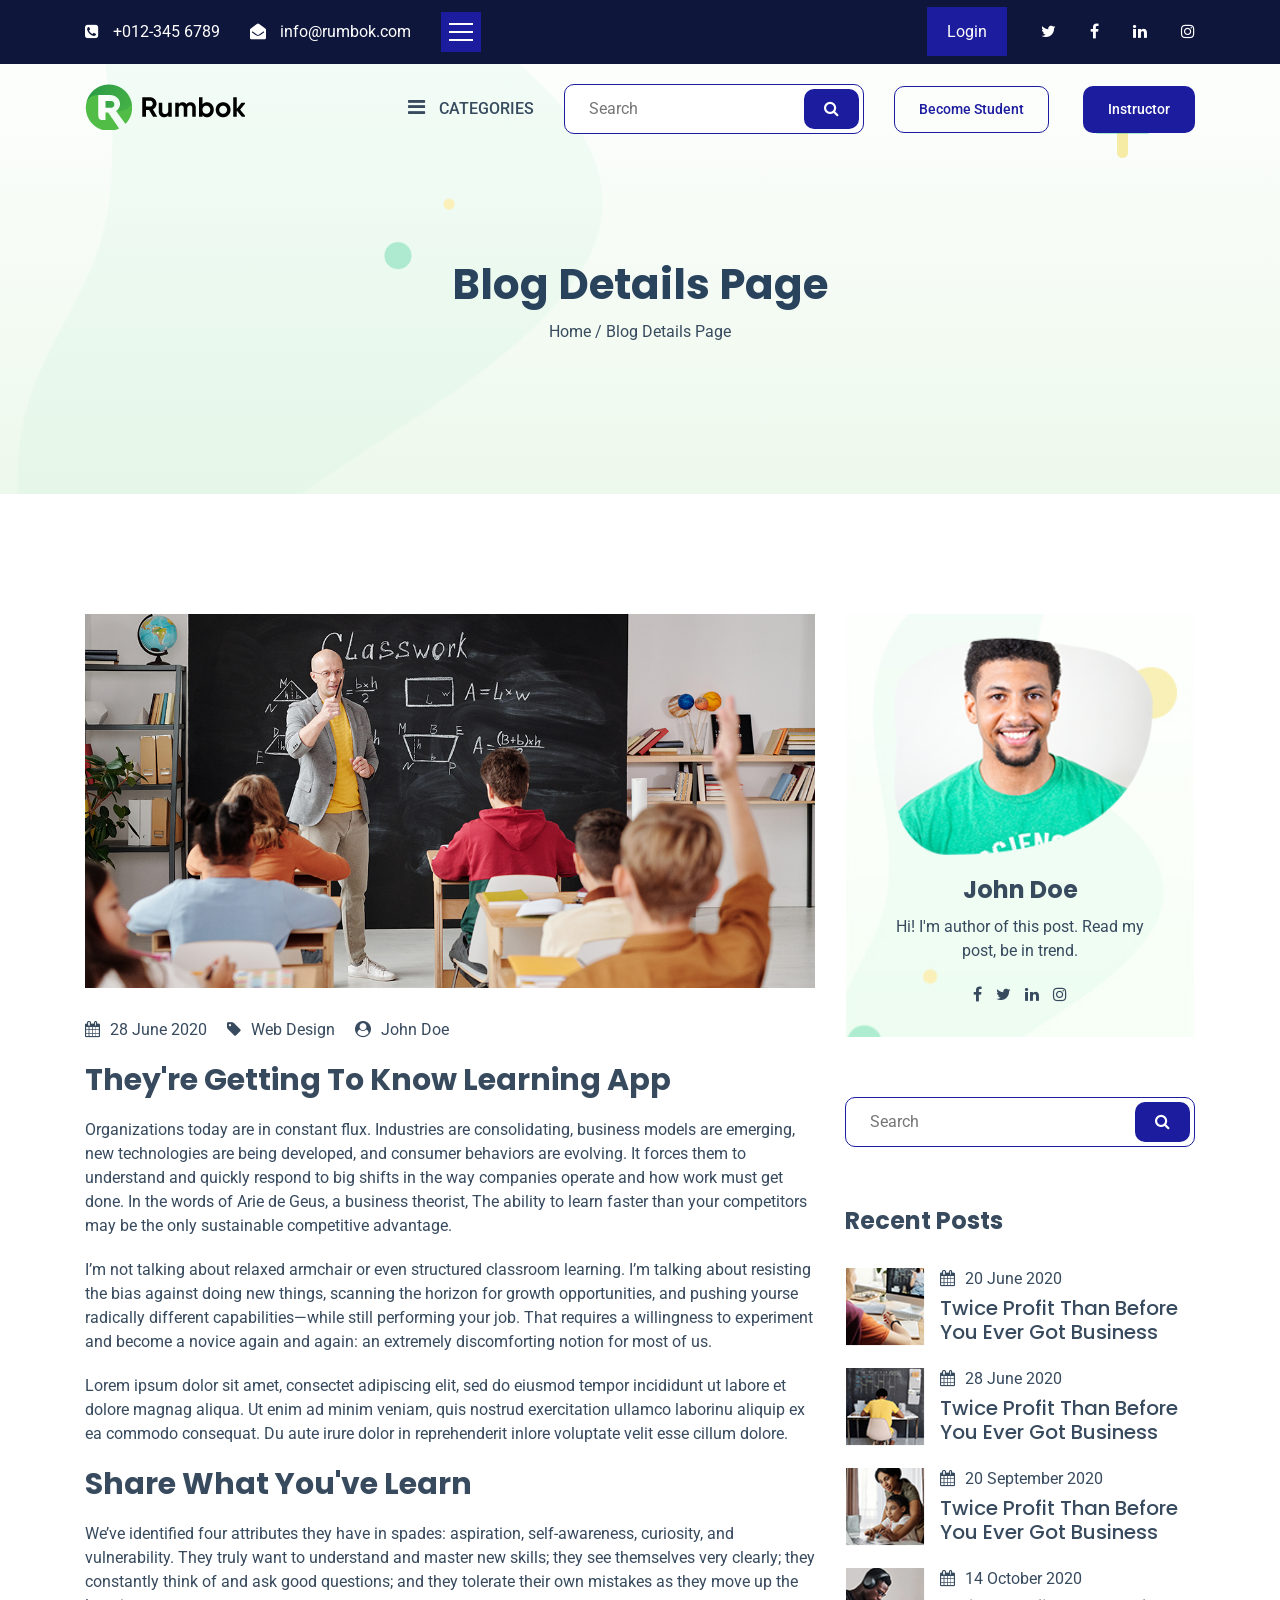
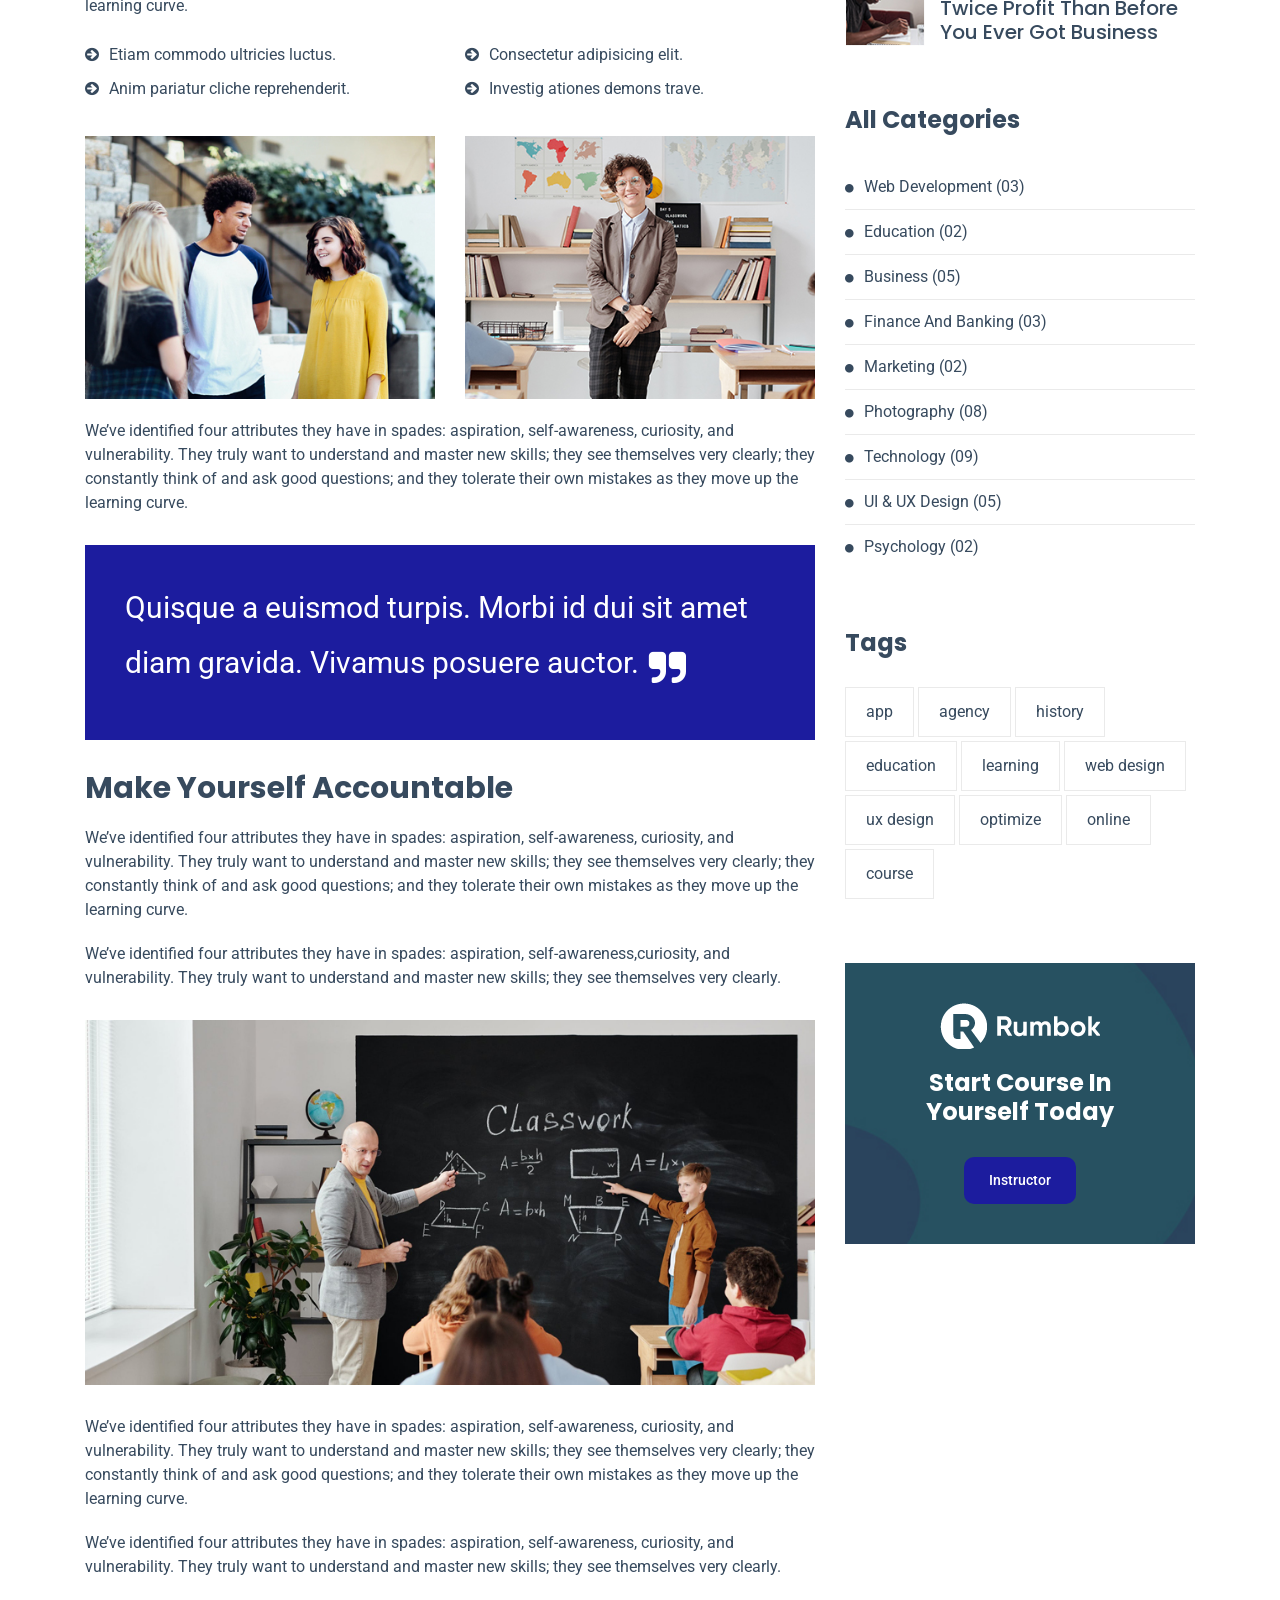
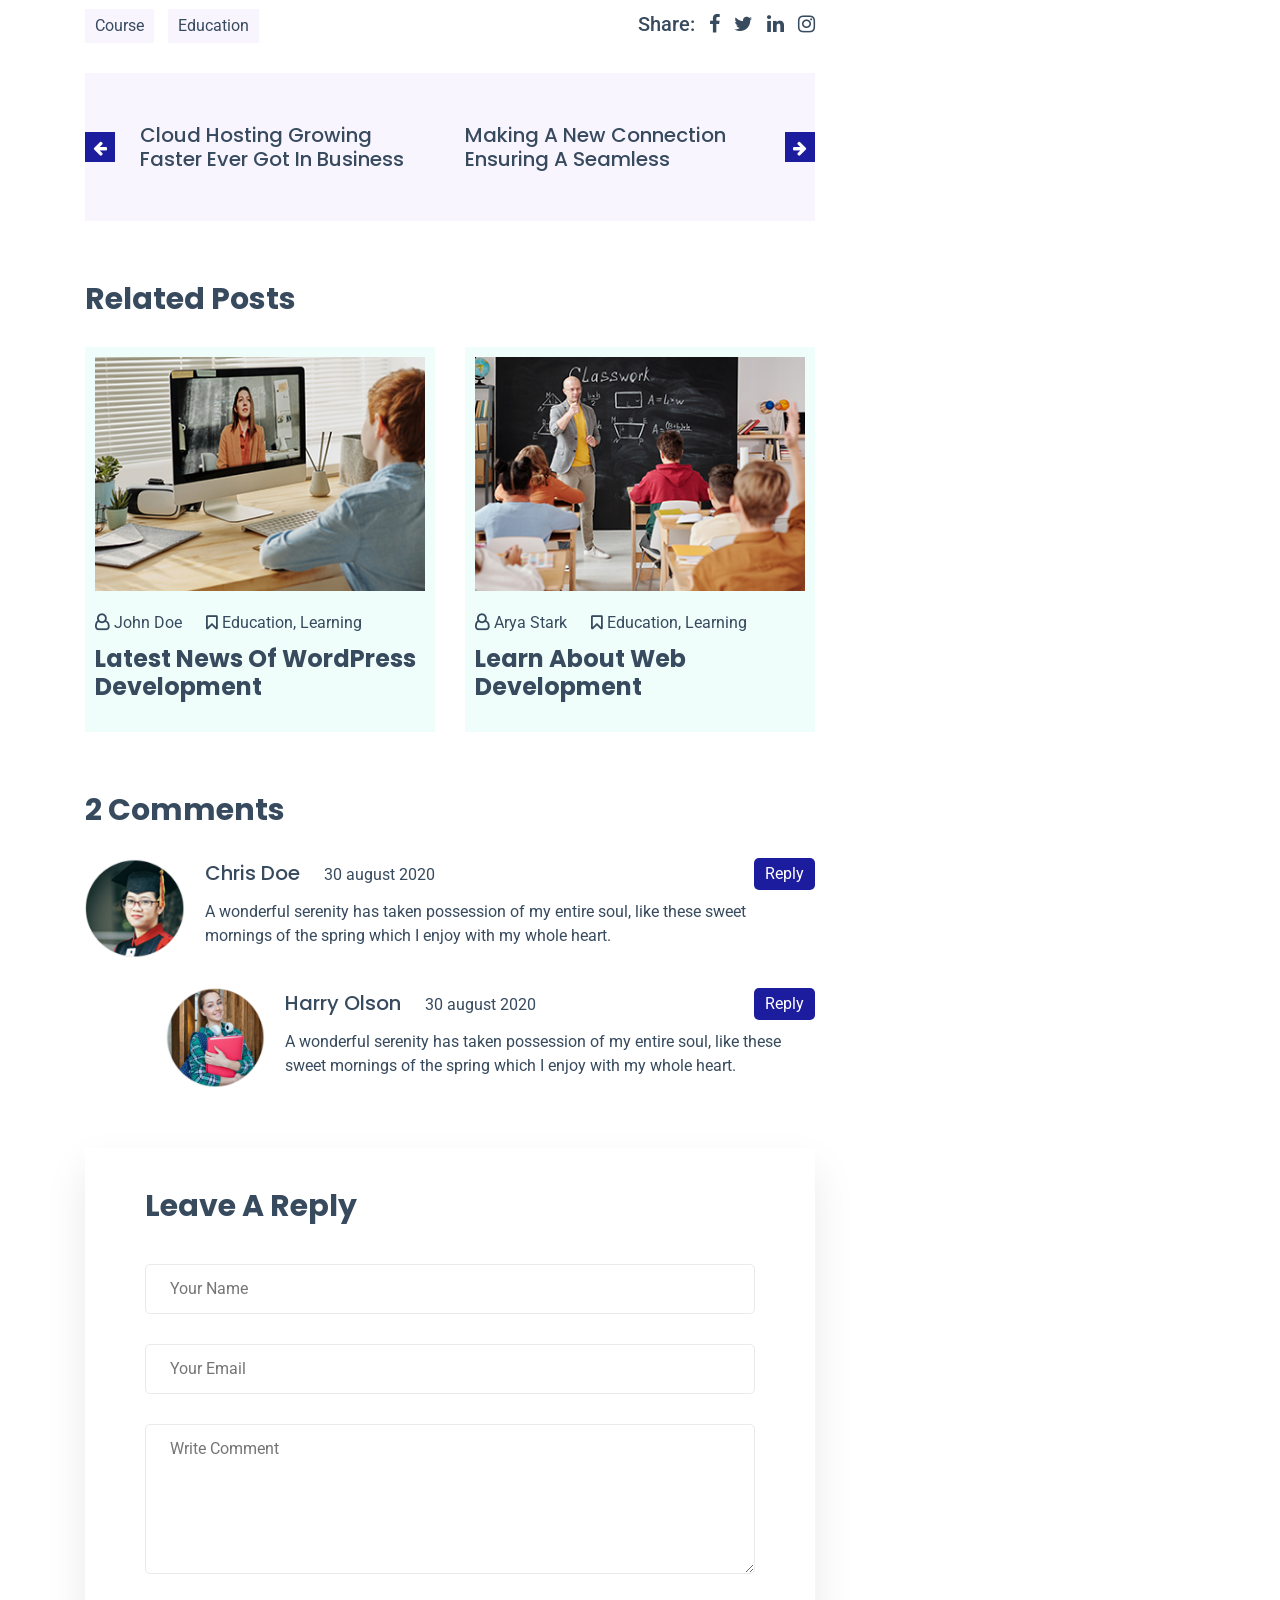
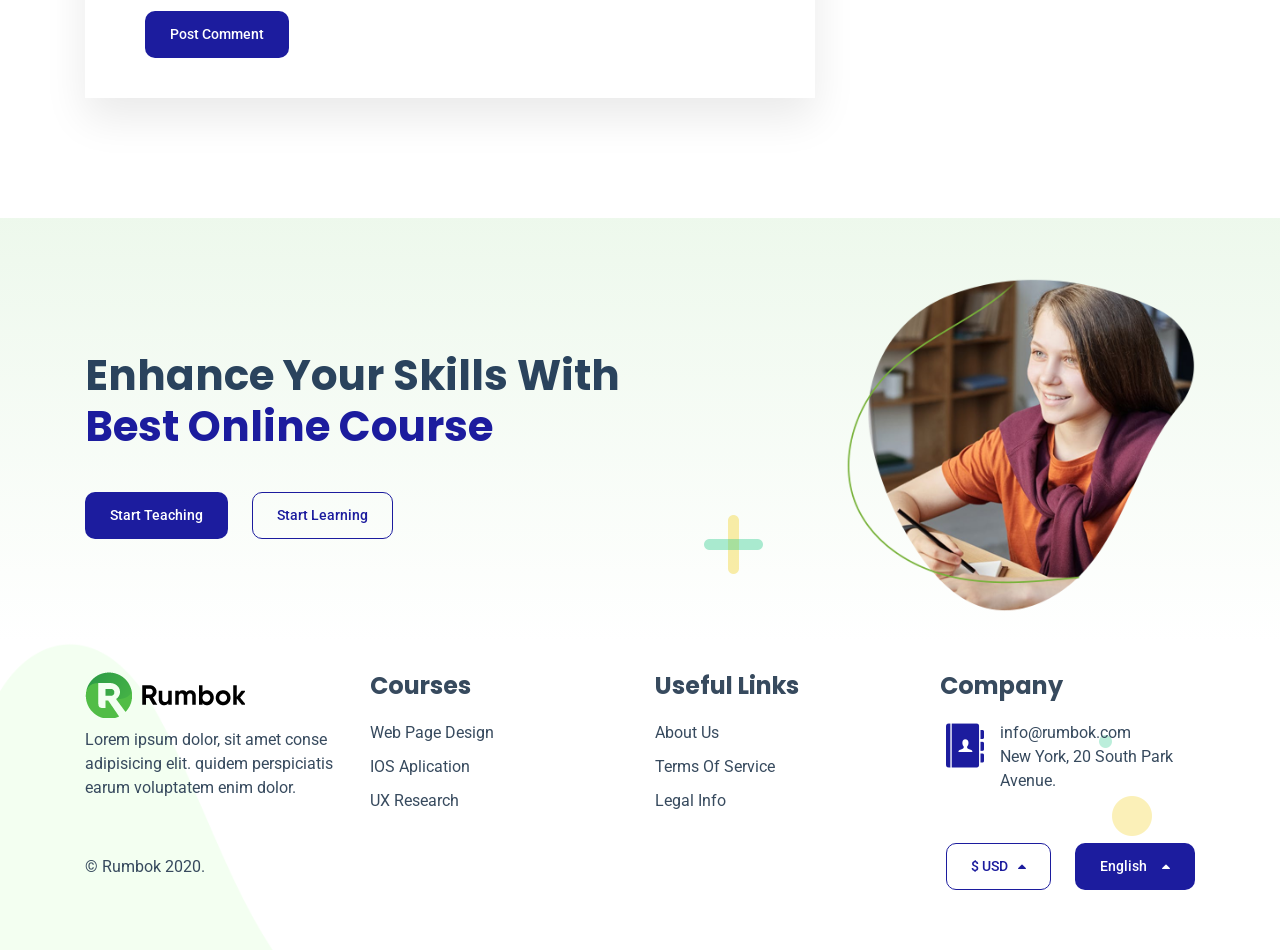
<file: blog-details.html>
<!DOCTYPE html>
<html lang="en">
    
<!-- Mirrored from rumbok.softtechthemes.com/rumbok/blog-details.html by HTTrack Website Copier/3.x [XR&CO'2014], Sun, 17 Apr 2022 10:53:13 GMT -->
<head>
        <!-- Required Meta Tags -->
        <meta charset="UTF-8">
        <meta name="viewport" content="width=device-width, initial-scale=1.0">
        <meta http-equiv="X-UA-Compatible" content="ie=edge">

        <!-- Page Title -->
        <title>Rumbok Learning Management System</title>

        <!-- Favicon Icon -->
        <link rel="shortcut icon" href="favicon.png">

        <!-- CSS Files -->
        <link rel="stylesheet" href="assets/css/animate.css">
        <link rel="stylesheet" href="assets/css/bootstrap.min.css">
        <link rel="stylesheet" href="assets/css/font-awesome.min.css">
        <link rel="stylesheet" href="assets/css/icofont.css">
        <link rel="stylesheet" href="assets/css/slick.css">
        <link rel="stylesheet" href="assets/css/magnific-popup.css">
        <link rel="stylesheet" href="assets/css/style.css">
    </head>

    <body>
        <!-- Preloader Starts -->
        <div class="preloader" id="preloader">
            <div class="preloader-inner">
                <div class="spinner">
                    <div class="bounce1"></div>
                    <div class="bounce2"></div>
                    <div class="bounce3"></div>
                </div>
            </div>
        </div>

        <!-- Main Menu -->
        <div class="main-menu">
            <div class="menu-logo">
                <a href="index-2.html"><img src="assets/images/logo-both-color.png" alt="logo"></a>
            </div>
            <ul>
                <li class="have-submenu"><a href="#">home</a>
                    <ul class="sub-menu">
                        <li><a href="index-2.html">home 01</a></li>
                        <li><a href="home-2.html">home 02</a></li>
                    </ul>
                </li>
                <li><a href="about.html">about</a></li>
                <li class="have-submenu"><a href="#">course</a>
                    <ul class="sub-menu">
                        <li><a href="web-development.html">web development</a></li>
                        <li><a href="education.html">education</a></li>
                        <li><a href="business.html">business</a></li>
                        <li><a href="banking.html">banking</a></li>
                        <li><a href="corporate.html">corporate</a></li>
                        <li><a href="consulting.html">consulting</a></li>
                        <li><a href="marketing.html">marketing</a></li>
                        <li><a href="photography.html">photography</a></li>
                        <li><a href="music.html">music</a></li>
                    </ul>
                </li>
                <li><a href="course-details.html">course details</a></li>
                <li><a href="course-video.html">course video</a></li>
                <li><a href="package.html">package</a></li>
                <li><a href="instructor-details.html">instructor details</a></li>
                <li><a href="cart.html">cart</a></li>
                <li><a href="purchase.html">purchase</a></li>
                <li class="have-submenu"><a href="#">blog</a>
                    <ul class="sub-menu">
                        <li><a href="blog.html">blog</a></li>
                        <li><a href="blog-details.html">blog details</a></li>
                    </ul>
                </li>
                <li><a href="contact.html">contact</a></li>
                <li><a href="login.html">log in</a></li>
                <li><a href="signup.html">sign up</a></li>
                <li><a href="404.html">404</a></li>
            </ul>
        </div>

        <!-- Header Section Starts -->
        <header class="header-section">
            <!-- Header Info Starts -->
            <div class="header-info">
                <div class="container">
                    <div class="row align-items-center">
                        <div class="col-sm-6">
                            <div class="info-left">
                                <div class="phone-part">
                                    <i class="fa fa-phone-square"></i>
                                    <span><a href="#">+012-345 6789</a></span>
                                </div>
                                <div class="email-part">
                                    <i class="fa fa-envelope-open"></i>
                                    <span><a href="#">info@rumbok.com</a></span>
                                </div>
                                <div class="menu-toggle-bar">
                                    <div class="custom-bars">
                                        <div class="custom-bar bar-1"></div>
                                        <div class="custom-bar bar-2"></div>
                                        <div class="custom-bar bar-3"></div>
                                    </div>
                                </div>
                            </div>
                        </div>
                        <div class="col-sm-6">
                            <div class="info-right">
                                <ul>
                                    <li class="login-button"><a href="login.html">login</a></li>
                                    <li><a href="#"><i class="fa fa-twitter"></i></a></li>
                                    <li><a href="#"><i class="fa fa-facebook"></i></a></li>
                                    <li><a href="#"><i class="fa fa-linkedin"></i></a></li>
                                    <li><a href="#"><i class="fa fa-instagram"></i></a></li>
                                </ul>
                            </div>
                        </div>
                    </div>
                </div>
            </div>
            <!-- main Header Starts -->
            <div class="main-header">
                <div class="container">
                    <div class="row">
                        <div class="col-lg-3">
                            <div class="header-logo">
                                <a href="index-2.html"><img src="assets/images/logo.png" alt="logo"></a>
                            </div>
                        </div>
                        <div class="col-lg-9">
                            <div class="main-header-right">
                                <!-- Category Dropdown Starts -->
                                <div class="category-dropdown">
                                    <div class="menu-bar">
                                        <i class="fa fa-bars"></i>
                                        <span>categories</span>
                                    </div>
                                    <div class="category-menu">
                                        <ul>
                                            <li><a href="web-development.html">web development</a></li>
                                            <li><a href="education.html">education</a></li>
                                            <li class="have-submenu"><a href="#">business</a>
                                                <ul class="sub-menu">
                                                    <li><a href="banking.html">banking sector</a></li>
                                                    <li><a href="corporate.html">corporate sector</a></li>
                                                    <li><a href="consulting.html">consulting</a></li>
                                                </ul>
                                            </li>
                                            <li><a href="marketing.html">marketing</a></li>
                                            <li><a href="photography.html">photography</a></li>
                                            <li><a href="music.html">music</a></li>
                                        </ul>
                                    </div>
                                </div>
                                <div class="header-search">
                                    <form action="#">
                                        <input type="text" placeholder="Search">
                                        <button type="submit"><i class="fa fa-search"></i></button>
                                    </form>
                                </div>
                                <div class="header-button">
                                    <a href="signup.html" class="template-button-2">become student</a>
                                    <a href="instructor-details.html" class="template-button">instructor</a>
                                </div>
                            </div>
                        </div>
                    </div>
                </div>
            </div>
        </header>

        <!-- Breadcrumb Section Starts -->
        <section class="breadcrumb-section">
            <div class="breadcrumb-shape">
                <img src="assets/images/round-shape-2.png" alt="shape" class="hero-round-shape-2 item-moveTwo">
                <img src="assets/images/plus-sign.png" alt="shape" class="hero-plus-sign item-rotate">
            </div>
            <div class="container">
                <div class="row">
                    <div class="col-lg-12">
                        <h2>blog details page</h2>
                        <div class="breadcrumb-link margin-top-10">
                            <span><a href="index-2.html">home</a> / blog details page</span>
                        </div>
                    </div>
                </div>
            </div>
        </section>

        <!-- Blog Content Section -->
        <section class="blog-content-section blog-details-page padding-120">
            <div class="container">
                <div class="row">
                    <div class="col-lg-8">
                        <div class="blog-posts">
                            <div class="blog-single-post">
                                <div class="blog-thumbnail">
                                    <img src="assets/images/blog-details-image-1.jpg" alt="thumbnail">
                                </div>
                                <div class="blog-content-part">
                                    <div class="blog-content-top">
                                        <div class="blog-date margin-right-20">
                                            <a href="#"><i class="fa fa-calendar"></i>28 june 2020</a>
                                        </div>
                                        <div class="blog-tag margin-right-20">
                                            <a href="#"><i class="fa fa-tag"></i>web design</a>
                                        </div>
                                        <div class="blog-author">
                                            <a href="#"><i class="fa fa-user-circle"></i>john doe</a>
                                        </div>
                                    </div>
                                    <div class="blog-title">
                                        <h3>they're getting to know learning app</h3>
                                    </div>
                                    <div class="blog-content">
                                        <p>Organizations today are in constant flux. Industries are consolidating, business models are emerging, new technologies are being developed, and consumer behaviors are evolving. It forces them to understand and quickly respond to big shifts in the way companies operate and how work must get done. In the words of Arie de Geus, a business theorist, The ability to learn faster than your competitors may be the only sustainable competitive advantage.</p>
                                        <p class="margin-top-20">I’m not talking about relaxed armchair or even structured classroom learning. I’m talking about resisting the bias against doing new things, scanning the horizon for growth opportunities, and pushing yourse radically different capabilities—while still performing your job. That requires a willingness to experiment and become a novice again and again: an extremely discomforting notion for most of us.</p>
                                        <p class="margin-top-20">Lorem ipsum dolor sit amet, consectet adipiscing elit, sed do eiusmod tempor incididunt ut labore et dolore magnag aliqua. Ut enim ad minim veniam, quis nostrud exercitation ullamco laborinu aliquip ex ea commodo consequat. Du aute irure dolor in reprehenderit inlore voluptate velit esse cillum dolore.</p>
                                    </div>
                                    <div class="blog-title">
                                        <h3>share what you've learn</h3>
                                    </div>
                                    <div class="blog-content">
                                        <p>We’ve identified four attributes they have in spades: aspiration, self-awareness, curiosity, and vulnerability. They truly want to understand and master new skills; they see themselves very clearly; they constantly think of and ask good questions; and they tolerate their own mistakes as they move up the learning curve.</p>
                                        <div class="content-list margin-top-20">
                                            <div class="row">
                                                <div class="col-sm-6"><span class="single-list"><i class="fa fa-arrow-circle-right"></i>Etiam commodo ultricies luctus.</span></div>
                                                <div class="col-sm-6"><span class="single-list"><i class="fa fa-arrow-circle-right"></i>Consectetur adipisicing elit.</span></div>
                                                <div class="col-sm-6"><span class="single-list"><i class="fa fa-arrow-circle-right"></i>Anim pariatur cliche reprehenderit.</span></div>
                                                <div class="col-sm-6"><span class="single-list"><i class="fa fa-arrow-circle-right"></i>Investig ationes demons trave.</span></div>
                                            </div>
                                        </div>
                                    </div>
                                    <div class="blog-images margin-top-30">
                                        <div class="row">
                                            <div class="col-sm-6">
                                                <div class="single-image">
                                                    <img src="assets/images/blog-details-image-2.jpg" alt="image">
                                                </div>
                                            </div>
                                            <div class="col-sm-6">
                                                <div class="single-image image-2">
                                                    <img src="assets/images/blog-details-image-3.jpg" alt="image">
                                                </div>
                                            </div>
                                        </div>
                                    </div>
                                    <div class="blog-content">
                                        <p>We’ve identified four attributes they have in spades: aspiration, self-awareness, curiosity, and vulnerability. They truly want to understand and master new skills; they see themselves very clearly; they constantly think of and ask good questions; and they tolerate their own mistakes as they move up the learning curve.</p>
                                    </div>
                                    <div class="blog-quote margin-top-30 margin-bottom-30">
                                        <span class="quote-text">Quisque a euismod turpis. Morbi id dui sit amet diam gravida. Vivamus posuere auctor.</span><span class="quote-icon"><i class="fa fa-quote-right"></i></span>
                                    </div>
                                    <div class="blog-title">
                                        <h3>make yourself accountable</h3>
                                    </div>
                                    <div class="blog-content">
                                        <p>We’ve identified four attributes they have in spades: aspiration, self-awareness, curiosity, and vulnerability. They truly want to understand and master new skills; they see themselves very clearly; they constantly think of and ask good questions; and they tolerate their own mistakes as they move up the learning curve.</p>
                                        <p class="margin-top-20">We’ve identified four attributes they have in spades: aspiration, self-awareness,curiosity, and vulnerability. They truly want to understand and master new skills; they see themselves very clearly.</p>
                                    </div>
                                    <div class="blog-thumbnail margin-top-30">
                                        <img src="assets/images/blog-details-image-4.jpg" alt="image">
                                    </div>
                                    <div class="blog-contnet margin-top-30">
                                        <p>We’ve identified four attributes they have in spades: aspiration, self-awareness, curiosity, and vulnerability. They truly want to understand and master new skills; they see themselves very clearly; they constantly think of and ask good questions; and they tolerate their own mistakes as they move up the learning curve.</p>
                                        <p class="margin-top-20">We’ve identified four attributes they have in spades: aspiration, self-awareness, curiosity, and vulnerability. They truly want to understand and master new skills; they see themselves very clearly.</p>
                                    </div>
                                    <div class="content-bottom margin-top-30">
                                        <div class="row">
                                            <div class="col-sm-6">
                                                <div class="content-bottom-tag">
                                                    <ul>
                                                        <li><a href="#">course</a></li>
                                                        <li><a href="#">education</a></li>
                                                    </ul>
                                                </div>
                                            </div>
                                            <div class="col-sm-6">
                                                <div class="blog-social-icons">
                                                    <ul>
                                                        <li><span>share:</span></li>
                                                        <li><a href="#"><i class="fa fa-facebook"></i></a></li>
                                                        <li><a href="#"><i class="fa fa-twitter"></i></a></li>
                                                        <li><a href="#"><i class="fa fa-linkedin"></i></a></li>
                                                        <li><a href="#"><i class="fa fa-instagram"></i></a></li>
                                                    </ul>
                                                </div>
                                            </div>
                                        </div>
                                    </div>
                                </div>
                            </div>
                            <div class="blog-details-slider">
                                <div class="blog-details-single-slide">
                                    <h5><a href="#">cloud hosting growing faster ever got in business</a></h5>
                                </div>
                                <div class="blog-details-single-slide">
                                    <h5><a href="#">making a new connection ensuring a seamless</a></h5>
                                </div>
                                <div class="blog-details-single-slide">
                                    <h5><a href="#">they're getting to know learning app</a></h5>
                                </div>
                            </div>
                            <div class="related-posts margin-top-60">
                                <div class="blog-title margin-bottom-30">
                                    <h3>related posts</h3>
                                </div>
                                <div class="row">
                                    <div class="col-md-6">
                                        <div class="blog-single-item">
                                            <div class="single-blog-image">
                                                <img src="assets/images/news-1.jpg" alt="blog">
                                            </div>
                                            <div class="blog-meta">
                                                <ul>
                                                    <li><a href="#"><i class="fa fa-user-o"></i>john doe</a></li>
                                                    <li><a href="#"><i class="fa fa-bookmark-o"></i>education, learning</a></li>
                                                </ul>
                                            </div>
                                            <div class="single-blog-content">
                                                <h4 class="title"><a href="#">Latest News Of wordPress development</a></h4>
                                            </div>
                                        </div>
                                    </div>
                                    <div class="col-md-6">
                                        <div class="blog-single-item">
                                            <div class="single-blog-image">
                                                <img src="assets/images/news-2.jpg" alt="blog">
                                            </div>
                                            <div class="blog-meta">
                                                <ul>
                                                    <li><a href="#"><i class="fa fa-user-o"></i>arya stark</a></li>
                                                    <li><a href="#"><i class="fa fa-bookmark-o"></i>education, learning</a></li>
                                                </ul>
                                            </div>
                                            <div class="single-blog-content">
                                                <h4 class="title"><a href="#">learn about web development</a></h4>
                                            </div>
                                        </div>
                                    </div>
                                </div>
                            </div>
                            <div class="blog-comment-area">
                                <div class="blog-title margin-top-30">
                                    <h3>2 comments</h3>
                                </div>
                                <div class="single-comment">
                                    <div class="comment-image">
                                        <img src="assets/images/blog-details-comment-1.png" alt="author">
                                    </div>
                                    <div class="comment-content">
                                        <div class="comment-content-top">
                                            <div class="content-top-left">
                                                <h5>chris doe</h5>
                                                <span>30 august 2020</span>
                                            </div>
                                            <div class="comment-reply-button">
                                                <a href="#">reply</a>
                                            </div>
                                        </div>
                                        <p class="margin-top-10">A wonderful serenity has taken possession of my entire soul, like these sweet mornings of the spring which I enjoy with my whole heart.</p>
                                    </div>
                                </div>
                                <div class="single-comment comment-left-margin">
                                    <div class="comment-image">
                                        <img src="assets/images/blog-details-comment-2.png" alt="author">
                                    </div>
                                    <div class="comment-content">
                                        <div class="comment-content-top">
                                            <div class="content-top-left">
                                                <h5>harry olson</h5>
                                                <span>30 august 2020</span>
                                            </div>
                                            <div class="comment-reply-button">
                                                <a href="#">reply</a>
                                            </div>
                                        </div>
                                        <p class="margin-top-10">A wonderful serenity has taken possession of my entire soul, like these sweet mornings of the spring which I enjoy with my whole heart.</p>
                                    </div>
                                </div>
                            </div>
                            <div class="blog-comment-form margin-top-60">
                                <div class="comment-title">
                                    <h3>leave a reply</h3>
                                    <form action="#">
                                        <input type="text" placeholder="Your Name">
                                        <input type="email" placeholder="Your Email">
                                        <textarea name="message" placeholder="Write Comment" id="comment-form" cols="30" rows="10"></textarea>
                                        <button type="submit" class="template-button">post comment</button>
                                    </form>
                                </div>
                            </div>
                        </div>
                    </div>
                    <div class="col-lg-4">
                        <div class="blog-sidebar">
                            <div class="single-widget author-widget">
                                <img src="assets/images/instructor-2.png" alt="image">
                                <div class="author-name margin-top-20">
                                    <h4>john doe</h4>
                                </div>
                                <div class="author-content margin-top-10">
                                    Hi! I'm author of this post. Read my post, be in trend.
                                </div>
                                <div class="author-social-link margin-top-20">
                                    <ul>
                                        <li><a href="#"><i class="fa fa-facebook"></i></a></li>
                                        <li><a href="#"><i class="fa fa-twitter"></i></a></li>
                                        <li><a href="#"><i class="fa fa-linkedin"></i></a></li>
                                        <li><a href="#"><i class="fa fa-instagram"></i></a></li>
                                    </ul>
                                </div>
                            </div>
                            <div class="single-widget search-widget">
                                <div class="header-search">
                                    <form action="#">
                                        <input type="text" placeholder="Search">
                                        <button type="submit"><i class="fa fa-search"></i></button>
                                    </form>
                                </div>
                            </div>
                            <div class="single-widget recent-post-widget">
                                <div class="widget-title">
                                    <h4>recent posts</h4>
                                </div>
                                <div class="single-recent-post">
                                    <div class="recent-post-image">
                                        <a href="blog-details.html"><img src="assets/images/recent-post-1.jpg" alt="image"></a>
                                    </div>
                                    <div class="recent-post-title">
                                        <div class="post-date">
                                            <a href="#"><i class="fa fa-calendar"></i>20 June 2020</a>
                                        </div>
                                        <h5><a href="blog-details.html">twice profit than before you ever got business</a></h5>
                                    </div>
                                </div>
                                <div class="single-recent-post">
                                    <div class="recent-post-image">
                                        <a href="blog-details.html"><img src="assets/images/recent-post-2.jpg" alt="image"></a>
                                    </div>
                                    <div class="recent-post-title">
                                        <div class="post-date">
                                            <a href="#"><i class="fa fa-calendar"></i>28 June 2020</a>
                                        </div>
                                        <h5><a href="blog-details.html">twice profit than before you ever got business</a></h5>
                                    </div>
                                </div>
                                <div class="single-recent-post">
                                    <div class="recent-post-image">
                                        <a href="blog-details.html"><img src="assets/images/recent-post-3.jpg" alt="image"></a>
                                    </div>
                                    <div class="recent-post-title">
                                        <div class="post-date">
                                            <a href="#"><i class="fa fa-calendar"></i>20 September 2020</a>
                                        </div>
                                        <h5><a href="blog-details.html">twice profit than before you ever got business</a></h5>
                                    </div>
                                </div>
                                <div class="single-recent-post">
                                    <div class="recent-post-image">
                                        <a href="blog-details.html"><img src="assets/images/recent-post-4.jpg" alt="image"></a>
                                    </div>
                                    <div class="recent-post-title">
                                        <div class="post-date">
                                            <a href="#"><i class="fa fa-calendar"></i>14 October 2020</a>
                                        </div>
                                        <h5><a href="blog-details.html">twice profit than before you ever got business</a></h5>
                                    </div>
                                </div>
                            </div>
                            <div class="single-widget category-widget">
                                <div class="widget-title">
                                    <h4>all categories</h4>
                                </div>
                                <div class="category-items">
                                    <ul>
                                        <li><a href="#" class="border-none"><i class="fa fa-circle"></i>web development (03)</a></li>
                                        <li><a href="#"><i class="fa fa-circle"></i>education (02)</a></li>
                                        <li><a href="#"><i class="fa fa-circle"></i>business (05)</a></li>
                                        <li><a href="#"><i class="fa fa-circle"></i>finance and banking (03)</a></li>
                                        <li><a href="#"><i class="fa fa-circle"></i>marketing (02)</a></li>
                                        <li><a href="#"><i class="fa fa-circle"></i>photography (08)</a></li>
                                        <li><a href="#"><i class="fa fa-circle"></i>technology (09)</a></li>
                                        <li><a href="#"><i class="fa fa-circle"></i>UI & UX design (05)</a></li>
                                        <li><a href="#"><i class="fa fa-circle"></i>psychology (02)</a></li>
                                    </ul>
                                </div>
                            </div>
                            <div class="single-widget tag-widget">
                                <div class="widget-title">
                                    <h4>tags</h4>
                                </div>
                                <div class="tag-items">
                                    <ul>
                                        <li><a href="#">app</a></li>
                                        <li><a href="#">agency</a></li>
                                        <li><a href="#">history</a></li>
                                        <li><a href="#">education</a></li>
                                        <li><a href="#">learning</a></li>
                                        <li><a href="#">web design</a></li>
                                        <li><a href="#">ux design</a></li>
                                        <li><a href="#">optimize</a></li>
                                        <li><a href="#">online</a></li>
                                        <li><a href="#">course</a></li>
                                    </ul>
                                </div>
                            </div>
                            <div class="single-widget banner-widget">
                                <div class="banner-widget-logo">
                                    <a href="index-2.html"><img src="assets/images/logo-white.png" alt="logo"></a>
                                </div>
                                <div class="banner-widget-title text-center margin-top-20">
                                    <h4>start course in yourself today</h4>
                                </div>
                                <div class="banner-widget-button text-center margin-top-30">
                                    <a href="#" class="template-button">instructor</a>
                                </div>
                            </div>
                        </div>
                    </div>
                </div>
            </div>
        </section>

        <!-- CTA Section Starts -->
        <section class="cta-section gradient-bg padding-top-60 padding-bottom-30">
            <div class="cta-shape">
                <img src="assets/images/plus-sign.png" alt="image" class="plus-sign item-rotate">
            </div>
            <div class="container">
                <div class="row align-items-center">
                    <div class="col-lg-6">
                        <div class="section-title margin-bottom-40">
                            <h2>enhance your skills with <span>best online course</span></h2>
                        </div>
                        <div class="cta-button">
                            <a href="#" class="template-button margin-right-20">start teaching</a>
                            <a href="#" class="template-button-2">start learning</a>
                        </div>
                    </div>
                    <div class="col-xl-4 offset-xl-2 col-lg-6">
                        <div class="cta-image">
                            <img src="assets/images/cta-image.png" alt="image">
                        </div>
                    </div>
                </div>
            </div>
        </section>

        <!-- Footer Section Starts -->
        <footer class="footer-section padding-top-30 padding-bottom-60">
            <div class="footer-shape">
                <img src="assets/images/round-shape-3.png" alt="shape" class="round-shape-3">
            </div>
            <div class="container">
                <div class="footer-widget-section">
                    <div class="row">
                        <div class="col-lg-3 col-md-6">
                            <div class="footer-widget">
                                <div class="footer-logo">
                                    <a href="index-2.html"><img src="assets/images/logo.png" alt="logo"></a>
                                </div>
                                <p>Lorem ipsum dolor, sit amet conse adipisicing elit. quidem perspiciatis earum voluptatem enim dolor.</p>
                            </div>
                        </div>
                        <div class="col-lg-3 col-md-6">
                            <div class="footer-widget">
                                <div class="widget-title">
                                    <h4 class="title">courses</h4>
                                </div>
                                <ul>
                                    <li><a href="#">web page design</a></li>
                                    <li><a href="#">IOS aplication</a></li>
                                    <li><a href="#">UX research</a></li>
                                </ul>
                            </div>
                        </div>
                        <div class="col-lg-3 col-md-6">
                            <div class="footer-widget">
                                <div class="widget-title">
                                    <h4 class="title">useful links</h4>
                                </div>
                                <ul>
                                    <li><a href="#">about us</a></li>
                                    <li><a href="#">terms of service</a></li>
                                    <li><a href="#">legal info</a></li>
                                </ul>
                            </div>
                        </div>
                        <div class="col-lg-3 col-md-6">
                            <div class="footer-widget">
                                <div class="widget-title">
                                    <h4 class="title">company</h4>
                                </div>
                                <div class="company-address d-flex">
                                    <div class="address-icon template-icon green-icon margin-right-10">
                                        <i class="icofont-address-book"></i>
                                    </div>
                                    <div class="address-info">
                                        info@rumbok.com <br>
                                        <span>new york, 20 south park avenue.</span>
                                    </div>
                                </div>
                            </div>
                        </div>
                    </div>
                </div>
                <div class="footer-copyright-section">
                    <div class="row align-items-center">
                        <div class="col-sm-5">
                            <div class="copyright-text">
                                <span>&copy; rumbok 2020.</span>
                            </div>
                        </div>
                        <div class="col-sm-7">
                            <div class="copyright-button">
                                <div class="dropup-item item-1">
                                    <button class="template-button-2" type="button">
                                        <span class="margin-right-10">$ USD</span><i class="fa fa-caret-up"></i>
                                    </button>
                                    <ul class="toggle-box box-1">
                                        <li><a href="#">$ 500</a></li>
                                        <li><a href="#">$ 700</a></li>
                                    </ul>
                                </div>
                                <div class="dropup-item item-2 margin-left-20">
                                    <button class="template-button" type="button">
                                        <span class="margin-right-10">English</span><i class="fa fa-caret-up"></i>
                                    </button>
                                    <ul class="toggle-box box-2">
                                        <li><a href="#">Bengali</a></li>
                                        <li><a href="#">Arabic</a></li>
                                    </ul>
                                </div>
                            </div>
                        </div>
                    </div>
                </div>
            </div>
        </footer>


        <!-- Javascript Files -->
        <script src="assets/js/vendor/jquery-2.2.4.min.js"></script>
        <script src="assets/js/vendor/bootstrap.min.js"></script>
        <script src="assets/js/vendor/slick.min.js"></script>
        <script src="assets/js/vendor/counterup.min.js"></script>
        <script src="assets/js/vendor/waypoints.min.js"></script>
        <script src="assets/js/vendor/jquery.magnific-popup.js"></script>
        <script src="assets/js/vendor/isotop.min.js"></script>
        <script src="assets/js/vendor/barfiller.js"></script>
        <script src="assets/js/vendor/countdown.js"></script>
        <script src="assets/js/vendor/easing.min.js"></script>
        <script src="assets/js/vendor/wow.min.js"></script>
        <script src="assets/js/main.js"></script>
    </body>

<!-- Mirrored from rumbok.softtechthemes.com/rumbok/blog-details.html by HTTrack Website Copier/3.x [XR&CO'2014], Sun, 17 Apr 2022 10:54:07 GMT -->
</html>
</file>
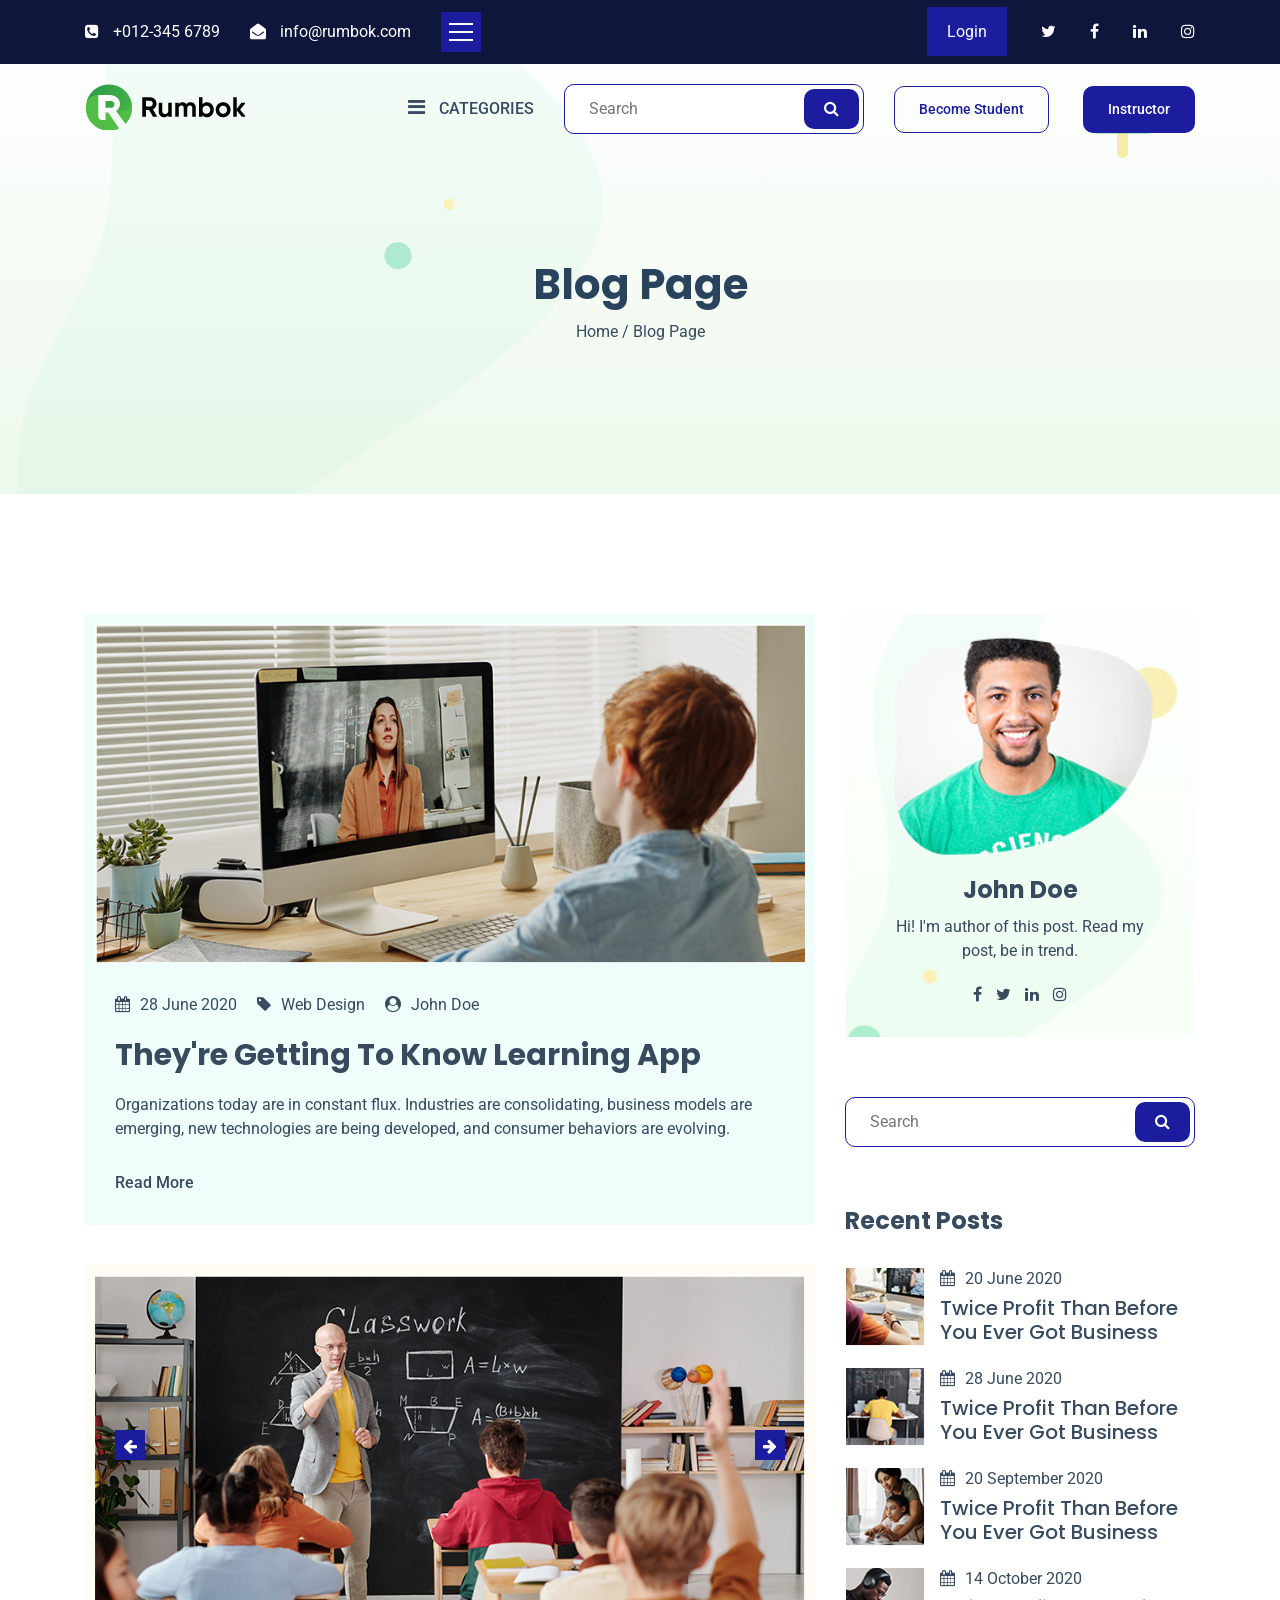
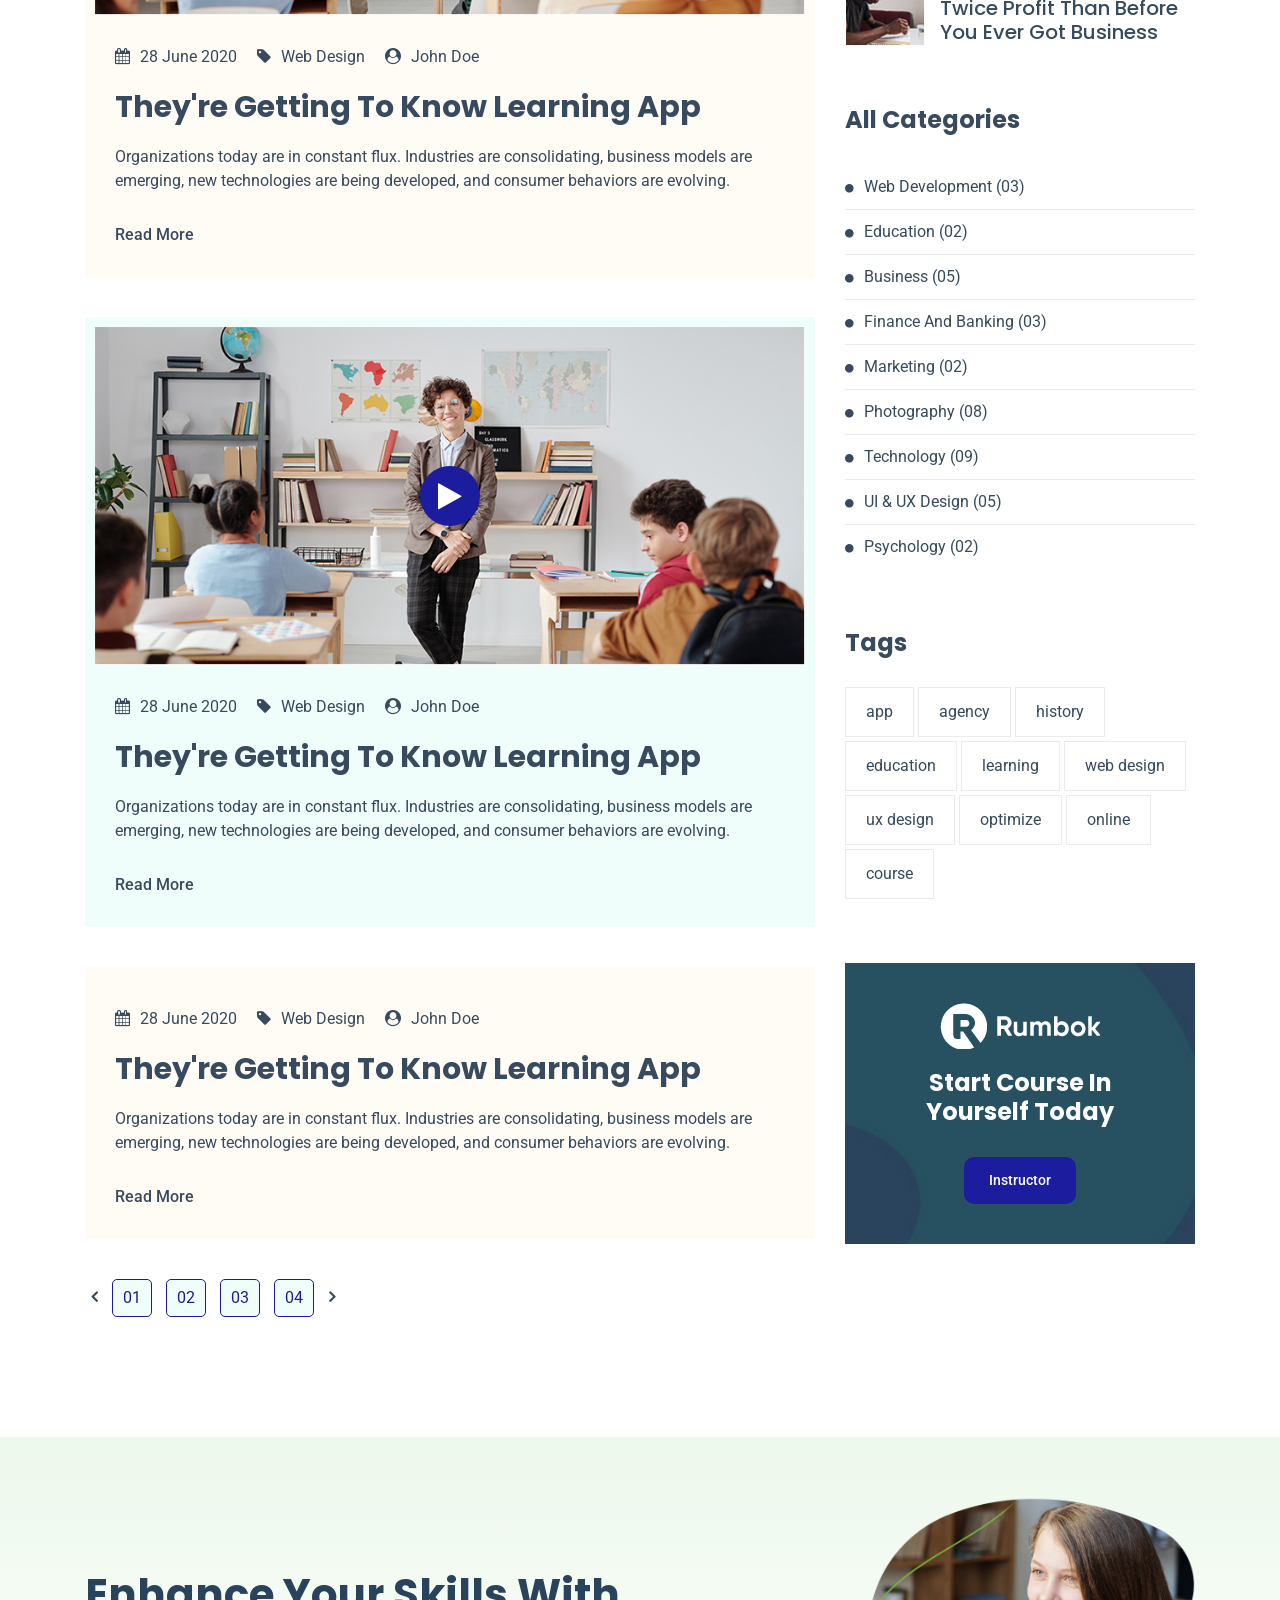
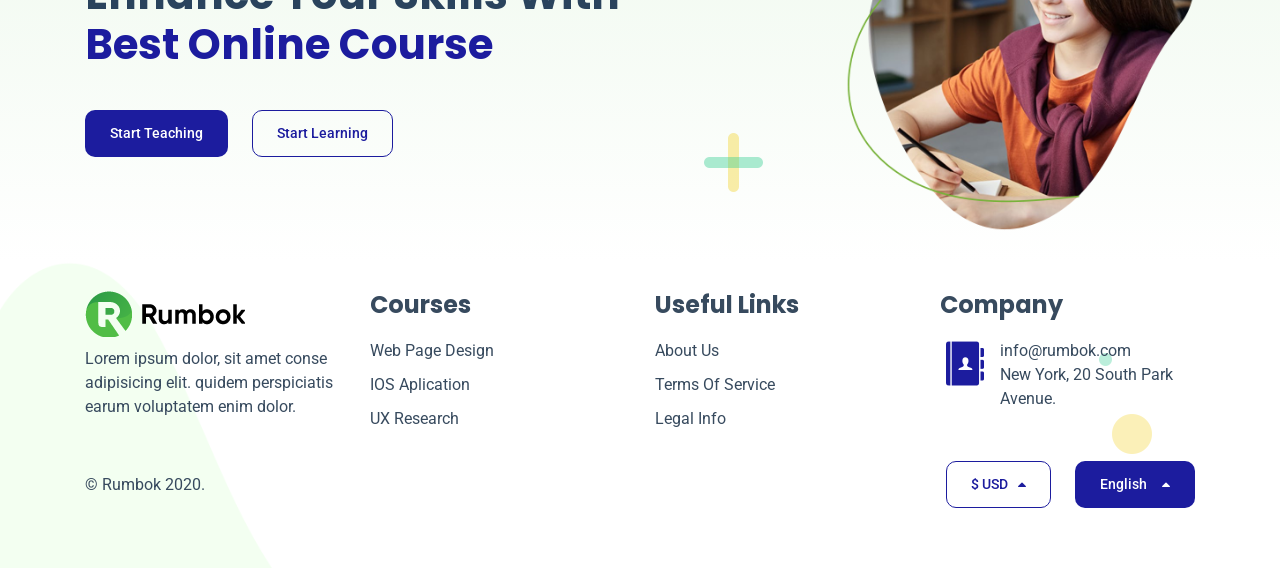
<file: blog.html>
<!DOCTYPE html>
<html lang="en">
    
<!-- Mirrored from rumbok.softtechthemes.com/rumbok/blog.html by HTTrack Website Copier/3.x [XR&CO'2014], Sun, 17 Apr 2022 10:52:52 GMT -->
<head>
        <!-- Required Meta Tags -->
        <meta charset="UTF-8">
        <meta name="viewport" content="width=device-width, initial-scale=1.0">
        <meta http-equiv="X-UA-Compatible" content="ie=edge">

        <!-- Page Title -->
        <title>Rumbok Learning Management System</title>

        <!-- Favicon Icon -->
        <link rel="shortcut icon" href="favicon.png">

        <!-- CSS Files -->
        <link rel="stylesheet" href="assets/css/animate.css">
        <link rel="stylesheet" href="assets/css/bootstrap.min.css">
        <link rel="stylesheet" href="assets/css/font-awesome.min.css">
        <link rel="stylesheet" href="assets/css/icofont.css">
        <link rel="stylesheet" href="assets/css/slick.css">
        <link rel="stylesheet" href="assets/css/magnific-popup.css">
        <link rel="stylesheet" href="assets/css/style.css">
    </head>

    <body>
        <!-- Preloader Starts -->
        <div class="preloader" id="preloader">
            <div class="preloader-inner">
                <div class="spinner">
                    <div class="bounce1"></div>
                    <div class="bounce2"></div>
                    <div class="bounce3"></div>
                </div>
            </div>
        </div>

        <!-- Main Menu -->
        <div class="main-menu">
            <div class="menu-logo">
                <a href="index-2.html"><img src="assets/images/logo-both-color.png" alt="logo"></a>
            </div>
            <ul>
                <li class="have-submenu"><a href="#">home</a>
                    <ul class="sub-menu">
                        <li><a href="index-2.html">home 01</a></li>
                        <li><a href="home-2.html">home 02</a></li>
                    </ul>
                </li>
                <li><a href="about.html">about</a></li>
                <li class="have-submenu"><a href="#">course</a>
                    <ul class="sub-menu">
                        <li><a href="web-development.html">web development</a></li>
                        <li><a href="education.html">education</a></li>
                        <li><a href="business.html">business</a></li>
                        <li><a href="banking.html">banking</a></li>
                        <li><a href="corporate.html">corporate</a></li>
                        <li><a href="consulting.html">consulting</a></li>
                        <li><a href="marketing.html">marketing</a></li>
                        <li><a href="photography.html">photography</a></li>
                        <li><a href="music.html">music</a></li>
                    </ul>
                </li>
                <li><a href="course-details.html">course details</a></li>
                <li><a href="course-video.html">course video</a></li>
                <li><a href="package.html">package</a></li>
                <li><a href="instructor-details.html">instructor details</a></li>
                <li><a href="cart.html">cart</a></li>
                <li><a href="purchase.html">purchase</a></li>
                <li class="have-submenu"><a href="#">blog</a>
                    <ul class="sub-menu">
                        <li><a href="blog.html">blog</a></li>
                        <li><a href="blog-details.html">blog details</a></li>
                    </ul>
                </li>
                <li><a href="contact.html">contact</a></li>
                <li><a href="login.html">log in</a></li>
                <li><a href="signup.html">sign up</a></li>
                <li><a href="404.html">404</a></li>
            </ul>
        </div>

        <!-- Header Section Starts -->
        <header class="header-section">
            <!-- Header Info Starts -->
            <div class="header-info">
                <div class="container">
                    <div class="row align-items-center">
                        <div class="col-sm-6">
                            <div class="info-left">
                                <div class="phone-part">
                                    <i class="fa fa-phone-square"></i>
                                    <span><a href="#">+012-345 6789</a></span>
                                </div>
                                <div class="email-part">
                                    <i class="fa fa-envelope-open"></i>
                                    <span><a href="#">info@rumbok.com</a></span>
                                </div>
                                <div class="menu-toggle-bar">
                                    <div class="custom-bars">
                                        <div class="custom-bar bar-1"></div>
                                        <div class="custom-bar bar-2"></div>
                                        <div class="custom-bar bar-3"></div>
                                    </div>
                                </div>
                            </div>
                        </div>
                        <div class="col-sm-6">
                            <div class="info-right">
                                <ul>
                                    <li class="login-button"><a href="login.html">login</a></li>
                                    <li><a href="#"><i class="fa fa-twitter"></i></a></li>
                                    <li><a href="#"><i class="fa fa-facebook"></i></a></li>
                                    <li><a href="#"><i class="fa fa-linkedin"></i></a></li>
                                    <li><a href="#"><i class="fa fa-instagram"></i></a></li>
                                </ul>
                            </div>
                        </div>
                    </div>
                </div>
            </div>
            <!-- main Header Starts -->
            <div class="main-header">
                <div class="container">
                    <div class="row">
                        <div class="col-lg-3">
                            <div class="header-logo">
                                <a href="index-2.html"><img src="assets/images/logo.png" alt="logo"></a>
                            </div>
                        </div>
                        <div class="col-lg-9">
                            <div class="main-header-right">
                                <!-- Category Dropdown Starts -->
                                <div class="category-dropdown">
                                    <div class="menu-bar">
                                        <i class="fa fa-bars"></i>
                                        <span>categories</span>
                                    </div>
                                    <div class="category-menu">
                                        <ul>
                                            <li><a href="web-development.html">web development</a></li>
                                            <li><a href="education.html">education</a></li>
                                            <li class="have-submenu"><a href="#">business</a>
                                                <ul class="sub-menu">
                                                    <li><a href="banking.html">banking sector</a></li>
                                                    <li><a href="corporate.html">corporate sector</a></li>
                                                    <li><a href="consulting.html">consulting</a></li>
                                                </ul>
                                            </li>
                                            <li><a href="marketing.html">marketing</a></li>
                                            <li><a href="photography.html">photography</a></li>
                                            <li><a href="music.html">music</a></li>
                                        </ul>
                                    </div>
                                </div>
                                <div class="header-search">
                                    <form action="#">
                                        <input type="text" placeholder="Search">
                                        <button type="submit"><i class="fa fa-search"></i></button>
                                    </form>
                                </div>
                                <div class="header-button">
                                    <a href="signup.html" class="template-button-2">become student</a>
                                    <a href="instructor-details.html" class="template-button">instructor</a>
                                </div>
                            </div>
                        </div>
                    </div>
                </div>
            </div>
        </header>

        <!-- Breadcrumb Section Starts -->
        <section class="breadcrumb-section">
            <div class="breadcrumb-shape">
                <img src="assets/images/round-shape-2.png" alt="shape" class="hero-round-shape-2 item-moveTwo">
                <img src="assets/images/plus-sign.png" alt="shape" class="hero-plus-sign item-rotate">
            </div>
            <div class="container">
                <div class="row">
                    <div class="col-lg-12">
                        <h2>blog page</h2>
                        <div class="breadcrumb-link margin-top-10">
                            <span><a href="index-2.html">home</a> / blog page</span>
                        </div>
                    </div>
                </div>
            </div>
        </section>

        <!-- Blog Content Section -->
        <section class="blog-content-section padding-120">
            <div class="container">
                <div class="row">
                    <div class="col-lg-8">
                        <div class="blog-posts">
                            <div class="blog-single-post">
                                <div class="blog-thumbnail">
                                    <a href="blog-details.html"><img src="assets/images/blog-image-1.jpg" alt="thumbnail"></a>
                                </div>
                                <div class="blog-content-part">
                                    <div class="blog-content-top">
                                        <div class="blog-date margin-right-20">
                                            <a href="#"><i class="fa fa-calendar"></i>28 june 2020</a>
                                        </div>
                                        <div class="blog-tag margin-right-20">
                                            <a href="#"><i class="fa fa-tag"></i>web design</a>
                                        </div>
                                        <div class="blog-author">
                                            <a href="#"><i class="fa fa-user-circle"></i>john doe</a>
                                        </div>
                                    </div>
                                    <div class="blog-title">
                                        <h3><a href="blog-details.html">they're getting to know learning app</a></h3>
                                    </div>
                                    <div class="blog-content">
                                        <p>Organizations today are in constant flux. Industries are consolidating, business models are emerging, new technologies are being developed, and consumer behaviors are evolving.</p>
                                    </div>
                                    <div class="blog-excerpt-link">
                                        <a href="blog-details.html">read more</a>
                                    </div>
                                </div>
                            </div>
                            <div class="blog-single-post different-bg-color">
                                <div class="blog-thumbnail-slider">
                                    <div class="thumbnail-single-slide">
                                        <a href="blog-details.html"><img src="assets/images/blog-image-2.jpg" alt="thumbnail"></a>
                                    </div>
                                    <div class="thumbnail-single-slide">
                                        <a href="blog-details.html"><img src="assets/images/blog-image-1.jpg" alt="thumbnail"></a>
                                    </div>
                                    <div class="thumbnail-single-slide">
                                        <a href="blog-details.html"><img src="assets/images/blog-image-3.jpg" alt="thumbnail"></a>
                                    </div>
                                </div>
                                <div class="blog-content-part">
                                    <div class="blog-content-top">
                                        <div class="blog-date margin-right-20">
                                            <a href="#"><i class="fa fa-calendar"></i>28 june 2020</a>
                                        </div>
                                        <div class="blog-tag margin-right-20">
                                            <a href="#"><i class="fa fa-tag"></i>web design</a>
                                        </div>
                                        <div class="blog-author">
                                            <a href="#"><i class="fa fa-user-circle"></i>john doe</a>
                                        </div>
                                    </div>
                                    <div class="blog-title">
                                        <h3><a href="blog-details.html">they're getting to know learning app</a></h3>
                                    </div>
                                    <div class="blog-content">
                                        <p>Organizations today are in constant flux. Industries are consolidating, business models are emerging, new technologies are being developed, and consumer behaviors are evolving.</p>
                                    </div>
                                    <div class="blog-excerpt-link">
                                        <a href="blog-details.html">read more</a>
                                    </div>
                                </div>
                            </div>
                            <div class="blog-single-post">
                                <div class="blog-thumbnail-video">
                                    <a href="blog-details.html"><img src="assets/images/blog-image-3.jpg" alt="thumbnail"></a>
                                    <div class="video-play-button">
                                        <a href="https://www.youtube.com/watch?v=8AGgbIQyqR8" class="button-video">
                                            <i class="fa fa-play item-ripple"></i>
                                        </a>
                                    </div>
                                </div>
                                <div class="blog-content-part">
                                    <div class="blog-content-top">
                                        <div class="blog-date margin-right-20">
                                            <a href="#"><i class="fa fa-calendar"></i>28 june 2020</a>
                                        </div>
                                        <div class="blog-tag margin-right-20">
                                            <a href="#"><i class="fa fa-tag"></i>web design</a>
                                        </div>
                                        <div class="blog-author">
                                            <a href="#"><i class="fa fa-user-circle"></i>john doe</a>
                                        </div>
                                    </div>
                                    <div class="blog-title">
                                        <h3><a href="blog-details.html">they're getting to know learning app</a></h3>
                                    </div>
                                    <div class="blog-content">
                                        <p>Organizations today are in constant flux. Industries are consolidating, business models are emerging, new technologies are being developed, and consumer behaviors are evolving.</p>
                                    </div>
                                    <div class="blog-excerpt-link">
                                        <a href="blog-details.html">read more</a>
                                    </div>
                                </div>
                            </div>
                            <div class="blog-single-post different-bg-color">
                                <div class="blog-content-part">
                                    <div class="blog-content-top">
                                        <div class="blog-date margin-right-20">
                                            <a href="#"><i class="fa fa-calendar"></i>28 june 2020</a>
                                        </div>
                                        <div class="blog-tag margin-right-20">
                                            <a href="#"><i class="fa fa-tag"></i>web design</a>
                                        </div>
                                        <div class="blog-author">
                                            <a href="#"><i class="fa fa-user-circle"></i>john doe</a>
                                        </div>
                                    </div>
                                    <div class="blog-title">
                                        <h3><a href="blog-details.html">they're getting to know learning app</a></h3>
                                    </div>
                                    <div class="blog-content">
                                        <p>Organizations today are in constant flux. Industries are consolidating, business models are emerging, new technologies are being developed, and consumer behaviors are evolving.</p>
                                    </div>
                                    <div class="blog-excerpt-link">
                                        <a href="blog-details.html">read more</a>
                                    </div>
                                </div>
                            </div>
                        </div>
                        <div class="template-pagination">
                            <ul>
                                <li class="pagination-arrow"><a href="#"><i class="fa fa-angle-left"></i></a></li>
                                <li><a href="#">01</a></li>
                                <li><a href="#">02</a></li>
                                <li><a href="#">03</a></li>
                                <li><a href="#">04</a></li>
                                <li class="pagination-arrow"><a href="#"><i class="fa fa-angle-right"></i></a></li>
                            </ul>
                        </div>
                    </div>
                    <div class="col-lg-4">
                        <div class="blog-sidebar">
                            <div class="single-widget author-widget">
                                <img src="assets/images/instructor-2.png" alt="image">
                                <div class="author-name margin-top-20">
                                    <h4>john doe</h4>
                                </div>
                                <div class="author-content margin-top-10">
                                    Hi! I'm author of this post. Read my post, be in trend.
                                </div>
                                <div class="author-social-link margin-top-20">
                                    <ul>
                                        <li><a href="#"><i class="fa fa-facebook"></i></a></li>
                                        <li><a href="#"><i class="fa fa-twitter"></i></a></li>
                                        <li><a href="#"><i class="fa fa-linkedin"></i></a></li>
                                        <li><a href="#"><i class="fa fa-instagram"></i></a></li>
                                    </ul>
                                </div>
                            </div>
                            <div class="single-widget search-widget">
                                <div class="header-search">
                                    <form action="#">
                                        <input type="text" placeholder="Search">
                                        <button type="submit"><i class="fa fa-search"></i></button>
                                    </form>
                                </div>
                            </div>
                            <div class="single-widget recent-post-widget">
                                <div class="widget-title">
                                    <h4>recent posts</h4>
                                </div>
                                <div class="single-recent-post">
                                    <div class="recent-post-image">
                                        <a href="blog-details.html"><img src="assets/images/recent-post-1.jpg" alt="image"></a>
                                    </div>
                                    <div class="recent-post-title">
                                        <div class="post-date">
                                            <a href="#"><i class="fa fa-calendar"></i>20 June 2020</a>
                                        </div>
                                        <h5><a href="blog-details.html">twice profit than before you ever got business</a></h5>
                                    </div>
                                </div>
                                <div class="single-recent-post">
                                    <div class="recent-post-image">
                                        <a href="blog-details.html"><img src="assets/images/recent-post-2.jpg" alt="image"></a>
                                    </div>
                                    <div class="recent-post-title">
                                        <div class="post-date">
                                            <a href="#"><i class="fa fa-calendar"></i>28 June 2020</a>
                                        </div>
                                        <h5><a href="blog-details.html">twice profit than before you ever got business</a></h5>
                                    </div>
                                </div>
                                <div class="single-recent-post">
                                    <div class="recent-post-image">
                                        <a href="blog-details.html"><img src="assets/images/recent-post-3.jpg" alt="image"></a>
                                    </div>
                                    <div class="recent-post-title">
                                        <div class="post-date">
                                            <a href="#"><i class="fa fa-calendar"></i>20 September 2020</a>
                                        </div>
                                        <h5><a href="blog-details.html">twice profit than before you ever got business</a></h5>
                                    </div>
                                </div>
                                <div class="single-recent-post">
                                    <div class="recent-post-image">
                                        <a href="blog-details.html"><img src="assets/images/recent-post-4.jpg" alt="image"></a>
                                    </div>
                                    <div class="recent-post-title">
                                        <div class="post-date">
                                            <a href="#"><i class="fa fa-calendar"></i>14 October 2020</a>
                                        </div>
                                        <h5><a href="blog-details.html">twice profit than before you ever got business</a></h5>
                                    </div>
                                </div>
                            </div>
                            <div class="single-widget category-widget">
                                <div class="widget-title">
                                    <h4>all categories</h4>
                                </div>
                                <div class="category-items">
                                    <ul>
                                        <li><a href="#" class="border-none"><i class="fa fa-circle"></i>web development (03)</a></li>
                                        <li><a href="#"><i class="fa fa-circle"></i>education (02)</a></li>
                                        <li><a href="#"><i class="fa fa-circle"></i>business (05)</a></li>
                                        <li><a href="#"><i class="fa fa-circle"></i>finance and banking (03)</a></li>
                                        <li><a href="#"><i class="fa fa-circle"></i>marketing (02)</a></li>
                                        <li><a href="#"><i class="fa fa-circle"></i>photography (08)</a></li>
                                        <li><a href="#"><i class="fa fa-circle"></i>technology (09)</a></li>
                                        <li><a href="#"><i class="fa fa-circle"></i>UI & UX design (05)</a></li>
                                        <li><a href="#"><i class="fa fa-circle"></i>psychology (02)</a></li>
                                    </ul>
                                </div>
                            </div>
                            <div class="single-widget tag-widget">
                                <div class="widget-title">
                                    <h4>tags</h4>
                                </div>
                                <div class="tag-items">
                                    <ul>
                                        <li><a href="#">app</a></li>
                                        <li><a href="#">agency</a></li>
                                        <li><a href="#">history</a></li>
                                        <li><a href="#">education</a></li>
                                        <li><a href="#">learning</a></li>
                                        <li><a href="#">web design</a></li>
                                        <li><a href="#">ux design</a></li>
                                        <li><a href="#">optimize</a></li>
                                        <li><a href="#">online</a></li>
                                        <li><a href="#">course</a></li>
                                    </ul>
                                </div>
                            </div>
                            <div class="single-widget banner-widget">
                                <div class="banner-widget-logo">
                                    <a href="index-2.html"><img src="assets/images/logo-white.png" alt="logo"></a>
                                </div>
                                <div class="banner-widget-title text-center margin-top-20">
                                    <h4>start course in yourself today</h4>
                                </div>
                                <div class="banner-widget-button text-center margin-top-30">
                                    <a href="#" class="template-button">instructor</a>
                                </div>
                            </div>
                        </div>
                    </div>
                </div>
            </div>
        </section>

        <!-- CTA Section Starts -->
        <section class="cta-section gradient-bg padding-top-60 padding-bottom-30">
            <div class="cta-shape">
                <img src="assets/images/plus-sign.png" alt="image" class="plus-sign item-rotate">
            </div>
            <div class="container">
                <div class="row align-items-center">
                    <div class="col-lg-6">
                        <div class="section-title margin-bottom-40">
                            <h2>enhance your skills with <span>best online course</span></h2>
                        </div>
                        <div class="cta-button">
                            <a href="#" class="template-button margin-right-20">start teaching</a>
                            <a href="#" class="template-button-2">start learning</a>
                        </div>
                    </div>
                    <div class="col-xl-4 offset-xl-2 col-lg-6">
                        <div class="cta-image">
                            <img src="assets/images/cta-image.png" alt="image">
                        </div>
                    </div>
                </div>
            </div>
        </section>

        <!-- Footer Section Starts -->
        <footer class="footer-section padding-top-30 padding-bottom-60">
            <div class="footer-shape">
                <img src="assets/images/round-shape-3.png" alt="shape" class="round-shape-3">
            </div>
            <div class="container">
                <div class="footer-widget-section">
                    <div class="row">
                        <div class="col-lg-3 col-md-6">
                            <div class="footer-widget">
                                <div class="footer-logo">
                                    <a href="index-2.html"><img src="assets/images/logo.png" alt="logo"></a>
                                </div>
                                <p>Lorem ipsum dolor, sit amet conse adipisicing elit. quidem perspiciatis earum voluptatem enim dolor.</p>
                            </div>
                        </div>
                        <div class="col-lg-3 col-md-6">
                            <div class="footer-widget">
                                <div class="widget-title">
                                    <h4 class="title">courses</h4>
                                </div>
                                <ul>
                                    <li><a href="#">web page design</a></li>
                                    <li><a href="#">IOS aplication</a></li>
                                    <li><a href="#">UX research</a></li>
                                </ul>
                            </div>
                        </div>
                        <div class="col-lg-3 col-md-6">
                            <div class="footer-widget">
                                <div class="widget-title">
                                    <h4 class="title">useful links</h4>
                                </div>
                                <ul>
                                    <li><a href="#">about us</a></li>
                                    <li><a href="#">terms of service</a></li>
                                    <li><a href="#">legal info</a></li>
                                </ul>
                            </div>
                        </div>
                        <div class="col-lg-3 col-md-6">
                            <div class="footer-widget">
                                <div class="widget-title">
                                    <h4 class="title">company</h4>
                                </div>
                                <div class="company-address d-flex">
                                    <div class="address-icon template-icon green-icon margin-right-10">
                                        <i class="icofont-address-book"></i>
                                    </div>
                                    <div class="address-info">
                                        info@rumbok.com <br>
                                        <span>new york, 20 south park avenue.</span>
                                    </div>
                                </div>
                            </div>
                        </div>
                    </div>
                </div>
                <div class="footer-copyright-section">
                    <div class="row align-items-center">
                        <div class="col-sm-5">
                            <div class="copyright-text">
                                <span>&copy; rumbok 2020.</span>
                            </div>
                        </div>
                        <div class="col-sm-7">
                            <div class="copyright-button">
                                <div class="dropup-item item-1">
                                    <button class="template-button-2" type="button">
                                        <span class="margin-right-10">$ USD</span><i class="fa fa-caret-up"></i>
                                    </button>
                                    <ul class="toggle-box box-1">
                                        <li><a href="#">$ 500</a></li>
                                        <li><a href="#">$ 700</a></li>
                                    </ul>
                                </div>
                                <div class="dropup-item item-2 margin-left-20">
                                    <button class="template-button" type="button">
                                        <span class="margin-right-10">English</span><i class="fa fa-caret-up"></i>
                                    </button>
                                    <ul class="toggle-box box-2">
                                        <li><a href="#">Bengali</a></li>
                                        <li><a href="#">Arabic</a></li>
                                    </ul>
                                </div>
                            </div>
                        </div>
                    </div>
                </div>
            </div>
        </footer>


        <!-- Javascript Files -->
        <script src="assets/js/vendor/jquery-2.2.4.min.js"></script>
        <script src="assets/js/vendor/bootstrap.min.js"></script>
        <script src="assets/js/vendor/slick.min.js"></script>
        <script src="assets/js/vendor/counterup.min.js"></script>
        <script src="assets/js/vendor/waypoints.min.js"></script>
        <script src="assets/js/vendor/jquery.magnific-popup.js"></script>
        <script src="assets/js/vendor/isotop.min.js"></script>
        <script src="assets/js/vendor/barfiller.js"></script>
        <script src="assets/js/vendor/countdown.js"></script>
        <script src="assets/js/vendor/easing.min.js"></script>
        <script src="assets/js/vendor/wow.min.js"></script>
        <script src="assets/js/main.js"></script>
    </body>

<!-- Mirrored from rumbok.softtechthemes.com/rumbok/blog.html by HTTrack Website Copier/3.x [XR&CO'2014], Sun, 17 Apr 2022 10:53:13 GMT -->
</html>
</file>
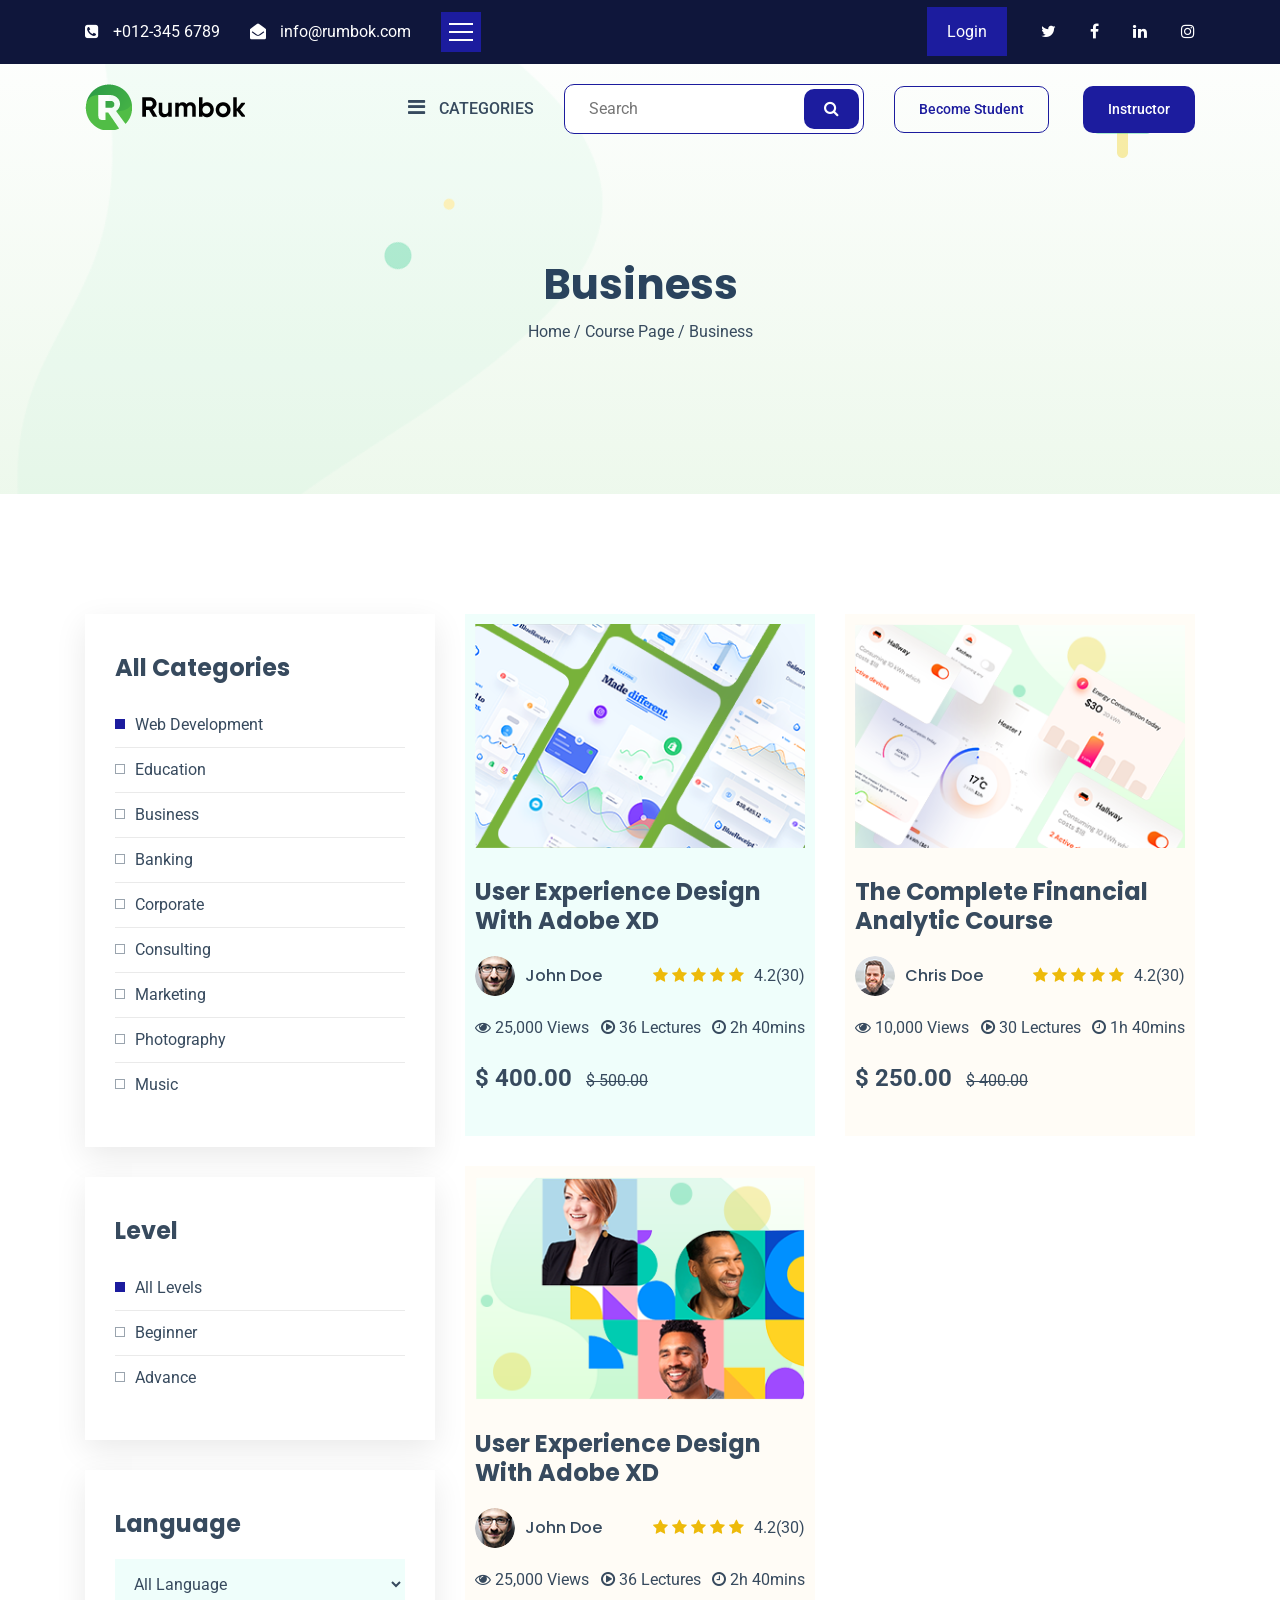
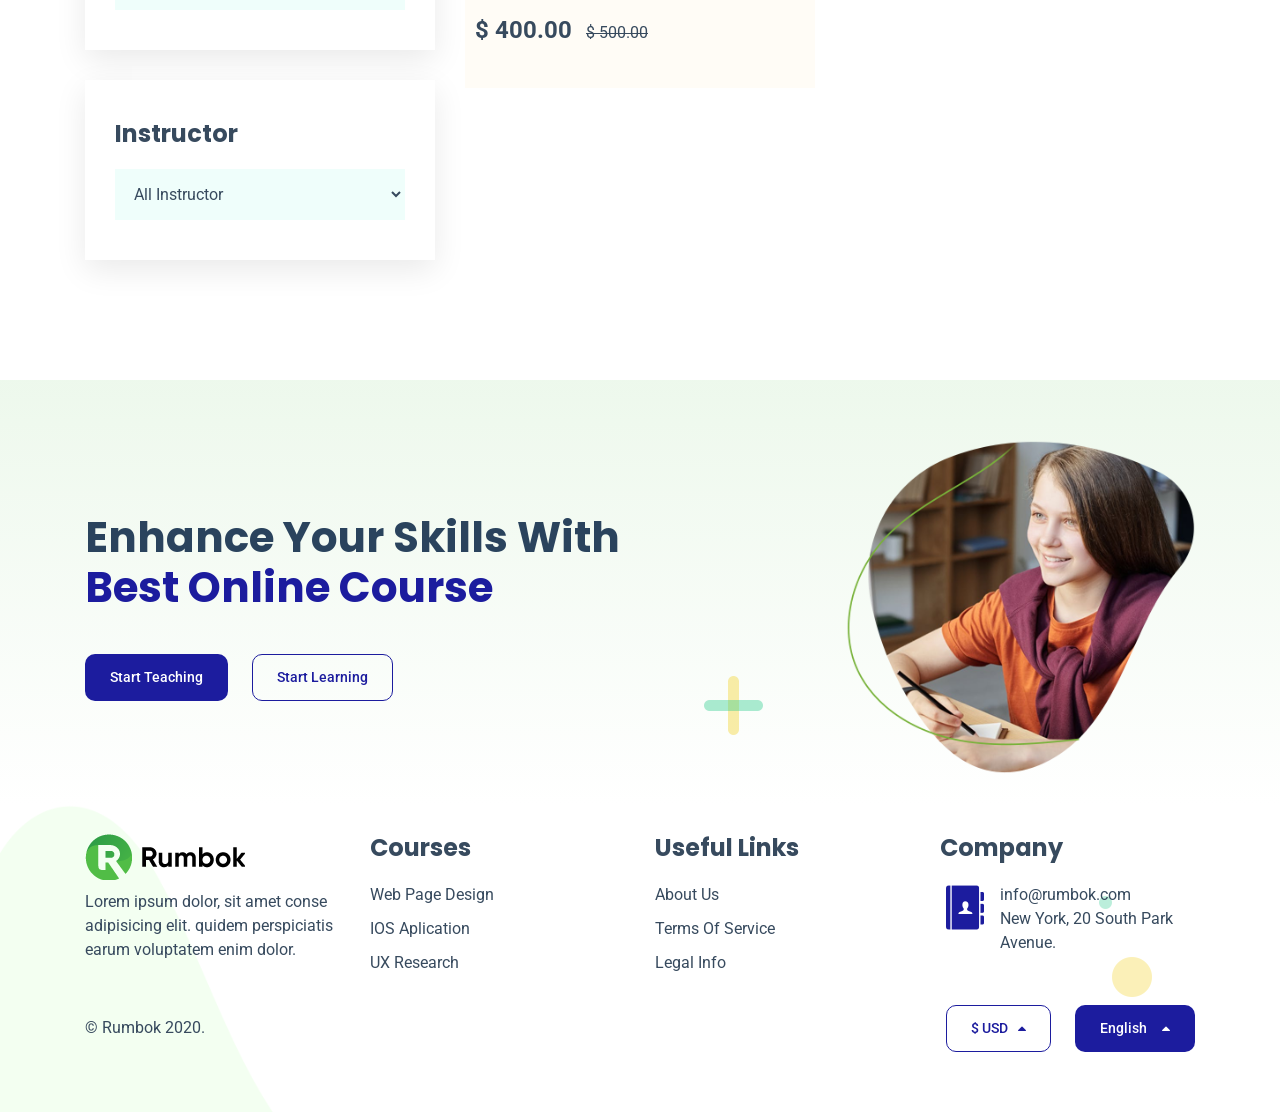
<file: business.html>
<!DOCTYPE html>
<html lang="en">
    
<!-- Mirrored from rumbok.softtechthemes.com/rumbok/business.html by HTTrack Website Copier/3.x [XR&CO'2014], Sun, 17 Apr 2022 10:52:21 GMT -->
<head>
        <!-- Required Meta Tags -->
        <meta charset="UTF-8">
        <meta name="viewport" content="width=device-width, initial-scale=1.0">
        <meta http-equiv="X-UA-Compatible" content="ie=edge">

        <!-- Page Title -->
        <title>Rumbok Learning Management System</title>

        <!-- Favicon Icon -->
        <link rel="shortcut icon" href="favicon.png">

        <!-- CSS Files -->
        <link rel="stylesheet" href="assets/css/animate.css">
        <link rel="stylesheet" href="assets/css/bootstrap.min.css">
        <link rel="stylesheet" href="assets/css/font-awesome.min.css">
        <link rel="stylesheet" href="assets/css/icofont.css">
        <link rel="stylesheet" href="assets/css/slick.css">
        <link rel="stylesheet" href="assets/css/magnific-popup.css">
        <link rel="stylesheet" href="assets/css/style.css">
    </head>

    <body>
        <!-- Preloader Starts -->
        <div class="preloader" id="preloader">
            <div class="preloader-inner">
                <div class="spinner">
                    <div class="bounce1"></div>
                    <div class="bounce2"></div>
                    <div class="bounce3"></div>
                </div>
            </div>
        </div>

        <!-- Main Menu -->
        <div class="main-menu">
            <div class="menu-logo">
                <a href="index-2.html"><img src="assets/images/logo-both-color.png" alt="logo"></a>
            </div>
            <ul>
                <li class="have-submenu"><a href="#">home</a>
                    <ul class="sub-menu">
                        <li><a href="index-2.html">home 01</a></li>
                        <li><a href="home-2.html">home 02</a></li>
                    </ul>
                </li>
                <li><a href="about.html">about</a></li>
                <li class="have-submenu"><a href="#">course</a>
                    <ul class="sub-menu">
                        <li><a href="web-development.html">web development</a></li>
                        <li><a href="education.html">education</a></li>
                        <li><a href="business.html">business</a></li>
                        <li><a href="banking.html">banking</a></li>
                        <li><a href="corporate.html">corporate</a></li>
                        <li><a href="consulting.html">consulting</a></li>
                        <li><a href="marketing.html">marketing</a></li>
                        <li><a href="photography.html">photography</a></li>
                        <li><a href="music.html">music</a></li>
                    </ul>
                </li>
                <li><a href="course-details.html">course details</a></li>
                <li><a href="course-video.html">course video</a></li>
                <li><a href="package.html">package</a></li>
                <li><a href="instructor-details.html">instructor details</a></li>
                <li><a href="cart.html">cart</a></li>
                <li><a href="purchase.html">purchase</a></li>
                <li class="have-submenu"><a href="#">blog</a>
                    <ul class="sub-menu">
                        <li><a href="blog.html">blog</a></li>
                        <li><a href="blog-details.html">blog details</a></li>
                    </ul>
                </li>
                <li><a href="contact.html">contact</a></li>
                <li><a href="login.html">log in</a></li>
                <li><a href="signup.html">sign up</a></li>
                <li><a href="404.html">404</a></li>
            </ul>
        </div>

        <!-- Header Section Starts -->
        <header class="header-section">
            <!-- Header Info Starts -->
            <div class="header-info">
                <div class="container">
                    <div class="row align-items-center">
                        <div class="col-sm-6">
                            <div class="info-left">
                                <div class="phone-part">
                                    <i class="fa fa-phone-square"></i>
                                    <span><a href="#">+012-345 6789</a></span>
                                </div>
                                <div class="email-part">
                                    <i class="fa fa-envelope-open"></i>
                                    <span><a href="#">info@rumbok.com</a></span>
                                </div>
                                <div class="menu-toggle-bar">
                                    <div class="custom-bars">
                                        <div class="custom-bar bar-1"></div>
                                        <div class="custom-bar bar-2"></div>
                                        <div class="custom-bar bar-3"></div>
                                    </div>
                                </div>
                            </div>
                        </div>
                        <div class="col-sm-6">
                            <div class="info-right">
                                <ul>
                                    <li class="login-button"><a href="login.html">login</a></li>
                                    <li><a href="#"><i class="fa fa-twitter"></i></a></li>
                                    <li><a href="#"><i class="fa fa-facebook"></i></a></li>
                                    <li><a href="#"><i class="fa fa-linkedin"></i></a></li>
                                    <li><a href="#"><i class="fa fa-instagram"></i></a></li>
                                </ul>
                            </div>
                        </div>
                    </div>
                </div>
            </div>
            <!-- main Header Starts -->
            <div class="main-header">
                <div class="container">
                    <div class="row">
                        <div class="col-lg-3">
                            <div class="header-logo">
                                <a href="index-2.html"><img src="assets/images/logo.png" alt="logo"></a>
                            </div>
                        </div>
                        <div class="col-lg-9">
                            <div class="main-header-right">
                                <!-- Category Dropdown Starts -->
                                <div class="category-dropdown">
                                    <div class="menu-bar">
                                        <i class="fa fa-bars"></i>
                                        <span>categories</span>
                                    </div>
                                    <div class="category-menu">
                                        <ul>
                                            <li><a href="web-development.html">web development</a></li>
                                            <li><a href="education.html">education</a></li>
                                            <li class="have-submenu"><a href="#">business</a>
                                                <ul class="sub-menu">
                                                    <li><a href="banking.html">banking sector</a></li>
                                                    <li><a href="corporate.html">corporate sector</a></li>
                                                    <li><a href="consulting.html">consulting</a></li>
                                                </ul>
                                            </li>
                                            <li><a href="marketing.html">marketing</a></li>
                                            <li><a href="photography.html">photography</a></li>
                                            <li><a href="music.html">music</a></li>
                                        </ul>
                                    </div>
                                </div>
                                <div class="header-search">
                                    <form action="#">
                                        <input type="text" placeholder="Search">
                                        <button type="submit"><i class="fa fa-search"></i></button>
                                    </form>
                                </div>
                                <div class="header-button">
                                    <a href="signup.html" class="template-button-2">become student</a>
                                    <a href="instructor-details.html" class="template-button">instructor</a>
                                </div>
                            </div>
                        </div>
                    </div>
                </div>
            </div>
        </header>

        <!-- Breadcrumb Section Starts -->
        <section class="breadcrumb-section">
            <div class="breadcrumb-shape">
                <img src="assets/images/round-shape-2.png" alt="shape" class="hero-round-shape-2 item-moveTwo">
                <img src="assets/images/plus-sign.png" alt="shape" class="hero-plus-sign item-rotate">
            </div>
            <div class="container">
                <div class="row">
                    <div class="col-lg-12">
                        <h2>business</h2>
                        <div class="breadcrumb-link margin-top-10">
                            <span><a href="index-2.html">home</a> / <a href="course.html">course page</a> / business</span>
                        </div>
                    </div>
                </div>
            </div>
        </section>

        <!-- Course Category Section Starts -->
        <section class="course-category-section padding-top-120 padding-bottom-90">
            <div class="container">
                <div class="row">
                    <div class="col-lg-4">
                        <div class="course-category-sidebar">
                            <div class="lms-single-widget">
                                <div class="lms-widget-title">
                                    <h4>all categories</h4>
                                </div>
                                <ul>
                                    <li class="active"><a href="web-development.html">web development</a></li>
                                    <li><a href="education.html">education</a></li>
                                    <li><a href="business.html">business</a></li>
                                    <li><a href="banking.html">banking</a></li>
                                    <li><a href="corporate.html">corporate</a></li>
                                    <li><a href="consulting.html">consulting</a></li>
                                    <li><a href="marketing.html">marketing</a></li>
                                    <li><a href="photography.html">photography</a></li>
                                    <li><a href="music.html">music</a></li>
                                </ul>
                            </div>
                            <div class="lms-single-widget">
                                <div class="lms-widget-title">
                                    <h4>level</h4>
                                </div>
                                <ul>
                                    <li class="active"><a href="#">all levels</a></li>
                                    <li><a href="#">beginner</a></li>
                                    <li><a href="#">advance</a></li>
                                </ul>
                            </div>
                            <div class="lms-single-widget">
                                <div class="lms-widget-title">
                                    <h4>language</h4>
                                </div>
                                <select name="language" id="language">
                                    <option value="all language">all language</option>
                                    <option value="english">english</option>
                                    <option value="bengali">bengali</option>
                                    <option value="arabic">arabic</option>
                                  </select>
                            </div>
                            <div class="lms-single-widget">
                                <div class="lms-widget-title">
                                    <h4>instructor</h4>
                                </div>
                                <select name="instructor" id="instructor">
                                    <option value="all instructor">all instructor</option>
                                    <option value="arya stark">arya stark</option>
                                    <option value="john snow">john snow</option>
                                    <option value="devid walter">devid walter</option>
                                  </select>
                            </div>
                        </div>
                    </div>
                    <div class="col-lg-8">
                        <div class="row">
                            <div class="col-md-6">
                                <div class="single-course-item">
                                    <div class="course-image">
                                        <img src="assets/images/course-image-1.png" alt="image">
                                    </div>
                                    <div class="course-content margin-top-30">
                                        <div class="course-title">
                                            <h4>user experience design with adobe XD</h4>
                                        </div>
                                        <div class="course-instructor-rating margin-top-20">
                                            <div class="course-instructor">
                                                <img src="assets/images/course-instructor-1.png" alt="instructor">
                                                <h6>john doe</h6>
                                            </div>
                                            <div class="course-rating">
                                                <ul>
                                                    <li><i class="fa fa-star"></i></li>
                                                    <li><i class="fa fa-star"></i></li>
                                                    <li><i class="fa fa-star"></i></li>
                                                    <li><i class="fa fa-star"></i></li>
                                                    <li><i class="fa fa-star"></i></li>
                                                </ul>
                                                <span>4.2(30)</span>
                                            </div>
                                        </div>
                                        <div class="course-info margin-top-20">
                                            <div class="course-view">
                                                <i class="fa fa-eye"></i>
                                                <span>25,000 views</span>
                                            </div>
                                            <div class="course-video">
                                                <i class="fa fa-play-circle-o"></i>
                                                <span>36 lectures</span>
                                            </div>
                                            <div class="course-time">
                                                <i class="fa fa-clock-o"></i>
                                                <span>2h 40mins</span>
                                            </div>
                                        </div>
                                        <div class="course-price-cart margin-top-20">
                                            <div class="course-price">
                                                <span class="span-big">$ 400.00</span>
                                                <span class="span-cross">$ 500.00</span>
                                            </div>
                                        </div>
                                    </div>
                                    <div class="hover-state">
                                        <span class="heart-icon"><i class="fa fa-heart-o"></i></span>
                                        <span class="title-tag">by instructor</span>
                                        <div class="course-title margin-top-10">
                                            <h4><a href="#">user experience design with adobe XD</a></h4>
                                        </div>
                                        <div class="course-price-info margin-top-20">
                                            <span class="best-seller">best seller</span>
                                            <span class="course-category"><a href="#">web design</a></span>
                                            <span class="course-price">$ 400.00</span>
                                        </div>
                                        <div class="course-info margin-top-30">
                                            <div class="course-enroll">
                                                <span>enrolled 0</span>
                                            </div>
                                            <div class="course-video">
                                                <i class="fa fa-play-circle-o"></i>
                                                <span>36 lectures</span>
                                            </div>
                                            <div class="course-time">
                                                <i class="fa fa-clock-o"></i>
                                                <span>2h 40mins</span>
                                            </div>
                                        </div>
                                        <p class="margin-top-20">Learn WordPress like a Professional! Start from the basics and go all the way to creating your own applications and website!</p>
                                        <ul class="margin-top-20">
                                            <li><i class="fa fa-circle-o"></i><span>Lorem ipsum dolor sit amet.</span></li>
                                            <li><i class="fa fa-circle-o"></i><span>Consectetur adipisicing elit.</span></li>
                                            <li><i class="fa fa-circle-o"></i><span>Placeat dolore quaerat itaque.</span></li>
                                        </ul>
                                        <div class="preview-button margin-top-20">
                                            <a href="#" class="template-button">course preview</a>
                                            <a href="#" class="template-button margin-left-10">add to cart</a>
                                        </div>
                                    </div>
                                </div>
                            </div>
                            <div class="col-md-6">
                                <div class="single-course-item diffrent-bg-color">
                                    <div class="course-image">
                                        <img src="assets/images/course-image-2.png" alt="image">
                                    </div>
                                    <div class="course-content margin-top-30">
                                        <div class="course-title">
                                            <h4>the complete financial analytic course</h4>
                                        </div>
                                        <div class="course-instructor-rating margin-top-20">
                                            <div class="course-instructor">
                                                <img src="assets/images/course-instructor-2.png" alt="instructor">
                                                <h6>chris doe</h6>
                                            </div>
                                            <div class="course-rating">
                                                <ul>
                                                    <li><i class="fa fa-star"></i></li>
                                                    <li><i class="fa fa-star"></i></li>
                                                    <li><i class="fa fa-star"></i></li>
                                                    <li><i class="fa fa-star"></i></li>
                                                    <li><i class="fa fa-star"></i></li>
                                                </ul>
                                                <span>4.2(30)</span>
                                            </div>
                                        </div>
                                        <div class="course-info margin-top-20">
                                            <div class="course-view">
                                                <i class="fa fa-eye"></i>
                                                <span>10,000 views</span>
                                            </div>
                                            <div class="course-video">
                                                <i class="fa fa-play-circle-o"></i>
                                                <span>30 lectures</span>
                                            </div>
                                            <div class="course-time">
                                                <i class="fa fa-clock-o"></i>
                                                <span>1h 40mins</span>
                                            </div>
                                        </div>
                                        <div class="course-price-cart margin-top-20">
                                            <div class="course-price">
                                                <span class="span-big">$ 250.00</span>
                                                <span class="span-cross">$ 400.00</span>
                                            </div>
                                        </div>
                                    </div>
                                    <div class="hover-state">
                                        <span class="heart-icon"><i class="fa fa-heart-o"></i></span>
                                        <span class="title-tag">by instructor</span>
                                        <div class="course-title margin-top-10">
                                            <h4><a href="#">the complete financial analytic course</a></h4>
                                        </div>
                                        <div class="course-price-info margin-top-20">
                                            <span class="best-seller">best seller</span>
                                            <span class="course-category"><a href="#">web design</a></span>
                                            <span class="course-price">$ 250.00</span>
                                        </div>
                                        <div class="course-info margin-top-30">
                                            <div class="course-enroll">
                                                <span>enrolled 0</span>
                                            </div>
                                            <div class="course-video">
                                                <i class="fa fa-play-circle-o"></i>
                                                <span>36 lectures</span>
                                            </div>
                                            <div class="course-time">
                                                <i class="fa fa-clock-o"></i>
                                                <span>2h 40mins</span>
                                            </div>
                                        </div>
                                        <p class="margin-top-20">Learn WordPress like a Professional! Start from the basics and go all the way to creating your own applications and website!</p>
                                        <ul class="margin-top-20">
                                            <li><i class="fa fa-circle-o"></i><span>Lorem ipsum dolor sit amet.</span></li>
                                            <li><i class="fa fa-circle-o"></i><span>Consectetur adipisicing elit.</span></li>
                                            <li><i class="fa fa-circle-o"></i><span>Placeat dolore quaerat itaque.</span></li>
                                        </ul>
                                        <div class="preview-button margin-top-20">
                                            <a href="#" class="template-button">course preview</a>
                                            <a href="#" class="template-button margin-left-10">add to cart</a>
                                        </div>
                                    </div>
                                </div>
                            </div>
                            <div class="col-md-6">
                                <div class="single-course-item diffrent-bg-color">
                                    <div class="course-image">
                                        <img src="assets/images/course-image-4.png" alt="image">
                                    </div>
                                    <div class="course-content margin-top-30">
                                        <div class="course-title">
                                            <h4>user experience design with adobe XD</h4>
                                        </div>
                                        <div class="course-instructor-rating margin-top-20">
                                            <div class="course-instructor">
                                                <img src="assets/images/course-instructor-1.png" alt="instructor">
                                                <h6>john doe</h6>
                                            </div>
                                            <div class="course-rating">
                                                <ul>
                                                    <li><i class="fa fa-star"></i></li>
                                                    <li><i class="fa fa-star"></i></li>
                                                    <li><i class="fa fa-star"></i></li>
                                                    <li><i class="fa fa-star"></i></li>
                                                    <li><i class="fa fa-star"></i></li>
                                                </ul>
                                                <span>4.2(30)</span>
                                            </div>
                                        </div>
                                        <div class="course-info margin-top-20">
                                            <div class="course-view">
                                                <i class="fa fa-eye"></i>
                                                <span>25,000 views</span>
                                            </div>
                                            <div class="course-video">
                                                <i class="fa fa-play-circle-o"></i>
                                                <span>36 lectures</span>
                                            </div>
                                            <div class="course-time">
                                                <i class="fa fa-clock-o"></i>
                                                <span>2h 40mins</span>
                                            </div>
                                        </div>
                                        <div class="course-price-cart margin-top-20">
                                            <div class="course-price">
                                                <span class="span-big">$ 400.00</span>
                                                <span class="span-cross">$ 500.00</span>
                                            </div>
                                        </div>
                                    </div>
                                    <div class="hover-state">
                                        <span class="heart-icon"><i class="fa fa-heart-o"></i></span>
                                        <span class="title-tag">by instructor</span>
                                        <div class="course-title margin-top-10">
                                            <h4><a href="#">user experience design with adobe XD</a></h4>
                                        </div>
                                        <div class="course-price-info margin-top-20">
                                            <span class="best-seller">best seller</span>
                                            <span class="course-category"><a href="#">web design</a></span>
                                            <span class="course-price">$ 400.00</span>
                                        </div>
                                        <div class="course-info margin-top-30">
                                            <div class="course-enroll">
                                                <span>enrolled 0</span>
                                            </div>
                                            <div class="course-video">
                                                <i class="fa fa-play-circle-o"></i>
                                                <span>36 lectures</span>
                                            </div>
                                            <div class="course-time">
                                                <i class="fa fa-clock-o"></i>
                                                <span>2h 40mins</span>
                                            </div>
                                        </div>
                                        <p class="margin-top-20">Learn WordPress like a Professional! Start from the basics and go all the way to creating your own applications and website!</p>
                                        <ul class="margin-top-20">
                                            <li><i class="fa fa-circle-o"></i><span>Lorem ipsum dolor sit amet.</span></li>
                                            <li><i class="fa fa-circle-o"></i><span>Consectetur adipisicing elit.</span></li>
                                            <li><i class="fa fa-circle-o"></i><span>Placeat dolore quaerat itaque.</span></li>
                                        </ul>
                                        <div class="preview-button margin-top-20">
                                            <a href="#" class="template-button">course preview</a>
                                            <a href="#" class="template-button margin-left-10">add to cart</a>
                                        </div>
                                    </div>
                                </div>
                            </div>
                        </div>
                    </div>
                </div>
            </div>
        </section>

        <!-- CTA Section Starts -->
        <section class="cta-section gradient-bg padding-top-60 padding-bottom-30">
            <div class="cta-shape">
                <img src="assets/images/plus-sign.png" alt="image" class="plus-sign item-rotate">
            </div>
            <div class="container">
                <div class="row align-items-center">
                    <div class="col-lg-6">
                        <div class="section-title margin-bottom-40">
                            <h2>enhance your skills with <span>best online course</span></h2>
                        </div>
                        <div class="cta-button">
                            <a href="#" class="template-button margin-right-20">start teaching</a>
                            <a href="#" class="template-button-2">start learning</a>
                        </div>
                    </div>
                    <div class="col-xl-4 offset-xl-2 col-lg-6">
                        <div class="cta-image">
                            <img src="assets/images/cta-image.png" alt="image">
                        </div>
                    </div>
                </div>
            </div>
        </section>

        <!-- Footer Section Starts -->
        <footer class="footer-section padding-top-30 padding-bottom-60">
            <div class="footer-shape">
                <img src="assets/images/round-shape-3.png" alt="shape" class="round-shape-3">
            </div>
            <div class="container">
                <div class="footer-widget-section">
                    <div class="row">
                        <div class="col-lg-3 col-md-6">
                            <div class="footer-widget">
                                <div class="footer-logo">
                                    <a href="index-2.html"><img src="assets/images/logo.png" alt="logo"></a>
                                </div>
                                <p>Lorem ipsum dolor, sit amet conse adipisicing elit. quidem perspiciatis earum voluptatem enim dolor.</p>
                            </div>
                        </div>
                        <div class="col-lg-3 col-md-6">
                            <div class="footer-widget">
                                <div class="widget-title">
                                    <h4 class="title">courses</h4>
                                </div>
                                <ul>
                                    <li><a href="#">web page design</a></li>
                                    <li><a href="#">IOS aplication</a></li>
                                    <li><a href="#">UX research</a></li>
                                </ul>
                            </div>
                        </div>
                        <div class="col-lg-3 col-md-6">
                            <div class="footer-widget">
                                <div class="widget-title">
                                    <h4 class="title">useful links</h4>
                                </div>
                                <ul>
                                    <li><a href="#">about us</a></li>
                                    <li><a href="#">terms of service</a></li>
                                    <li><a href="#">legal info</a></li>
                                </ul>
                            </div>
                        </div>
                        <div class="col-lg-3 col-md-6">
                            <div class="footer-widget">
                                <div class="widget-title">
                                    <h4 class="title">company</h4>
                                </div>
                                <div class="company-address d-flex">
                                    <div class="address-icon template-icon green-icon margin-right-10">
                                        <i class="icofont-address-book"></i>
                                    </div>
                                    <div class="address-info">
                                        info@rumbok.com <br>
                                        <span>new york, 20 south park avenue.</span>
                                    </div>
                                </div>
                            </div>
                        </div>
                    </div>
                </div>
                <div class="footer-copyright-section">
                    <div class="row align-items-center">
                        <div class="col-sm-5">
                            <div class="copyright-text">
                                <span>&copy; rumbok 2020.</span>
                            </div>
                        </div>
                        <div class="col-sm-7">
                            <div class="copyright-button">
                                <div class="dropup-item item-1">
                                    <button class="template-button-2" type="button">
                                        <span class="margin-right-10">$ USD</span><i class="fa fa-caret-up"></i>
                                    </button>
                                    <ul class="toggle-box box-1">
                                        <li><a href="#">$ 500</a></li>
                                        <li><a href="#">$ 700</a></li>
                                    </ul>
                                </div>
                                <div class="dropup-item item-2 margin-left-20">
                                    <button class="template-button" type="button">
                                        <span class="margin-right-10">English</span><i class="fa fa-caret-up"></i>
                                    </button>
                                    <ul class="toggle-box box-2">
                                        <li><a href="#">Bengali</a></li>
                                        <li><a href="#">Arabic</a></li>
                                    </ul>
                                </div>
                            </div>
                        </div>
                    </div>
                </div>
            </div>
        </footer>


        <!-- Javascript Files -->
        <script src="assets/js/vendor/jquery-2.2.4.min.js"></script>
        <script src="assets/js/vendor/bootstrap.min.js"></script>
        <script src="assets/js/vendor/slick.min.js"></script>
        <script src="assets/js/vendor/counterup.min.js"></script>
        <script src="assets/js/vendor/waypoints.min.js"></script>
        <script src="assets/js/vendor/jquery.magnific-popup.js"></script>
        <script src="assets/js/vendor/isotop.min.js"></script>
        <script src="assets/js/vendor/barfiller.js"></script>
        <script src="assets/js/vendor/countdown.js"></script>
        <script src="assets/js/vendor/easing.min.js"></script>
        <script src="assets/js/vendor/wow.min.js"></script>
        <script src="assets/js/main.js"></script>
    </body>

<!-- Mirrored from rumbok.softtechthemes.com/rumbok/business.html by HTTrack Website Copier/3.x [XR&CO'2014], Sun, 17 Apr 2022 10:52:21 GMT -->
</html>
</file>
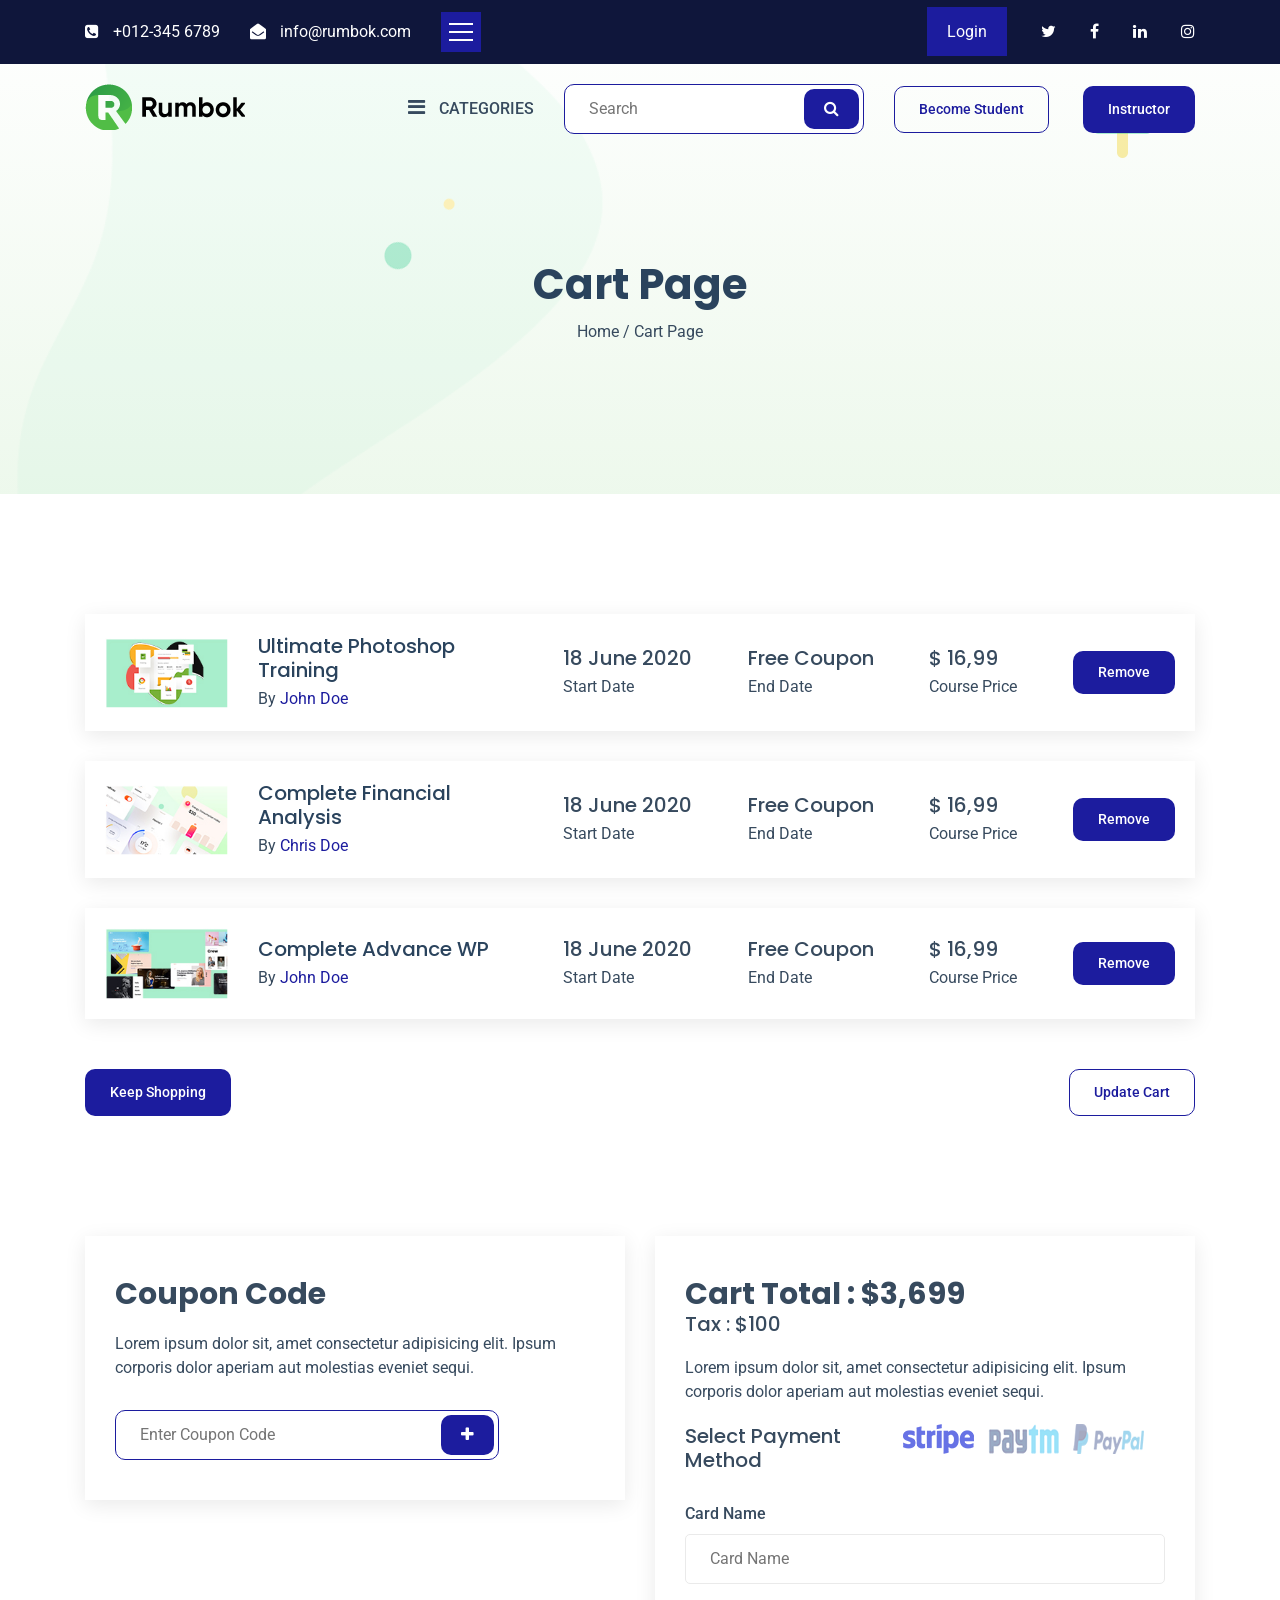
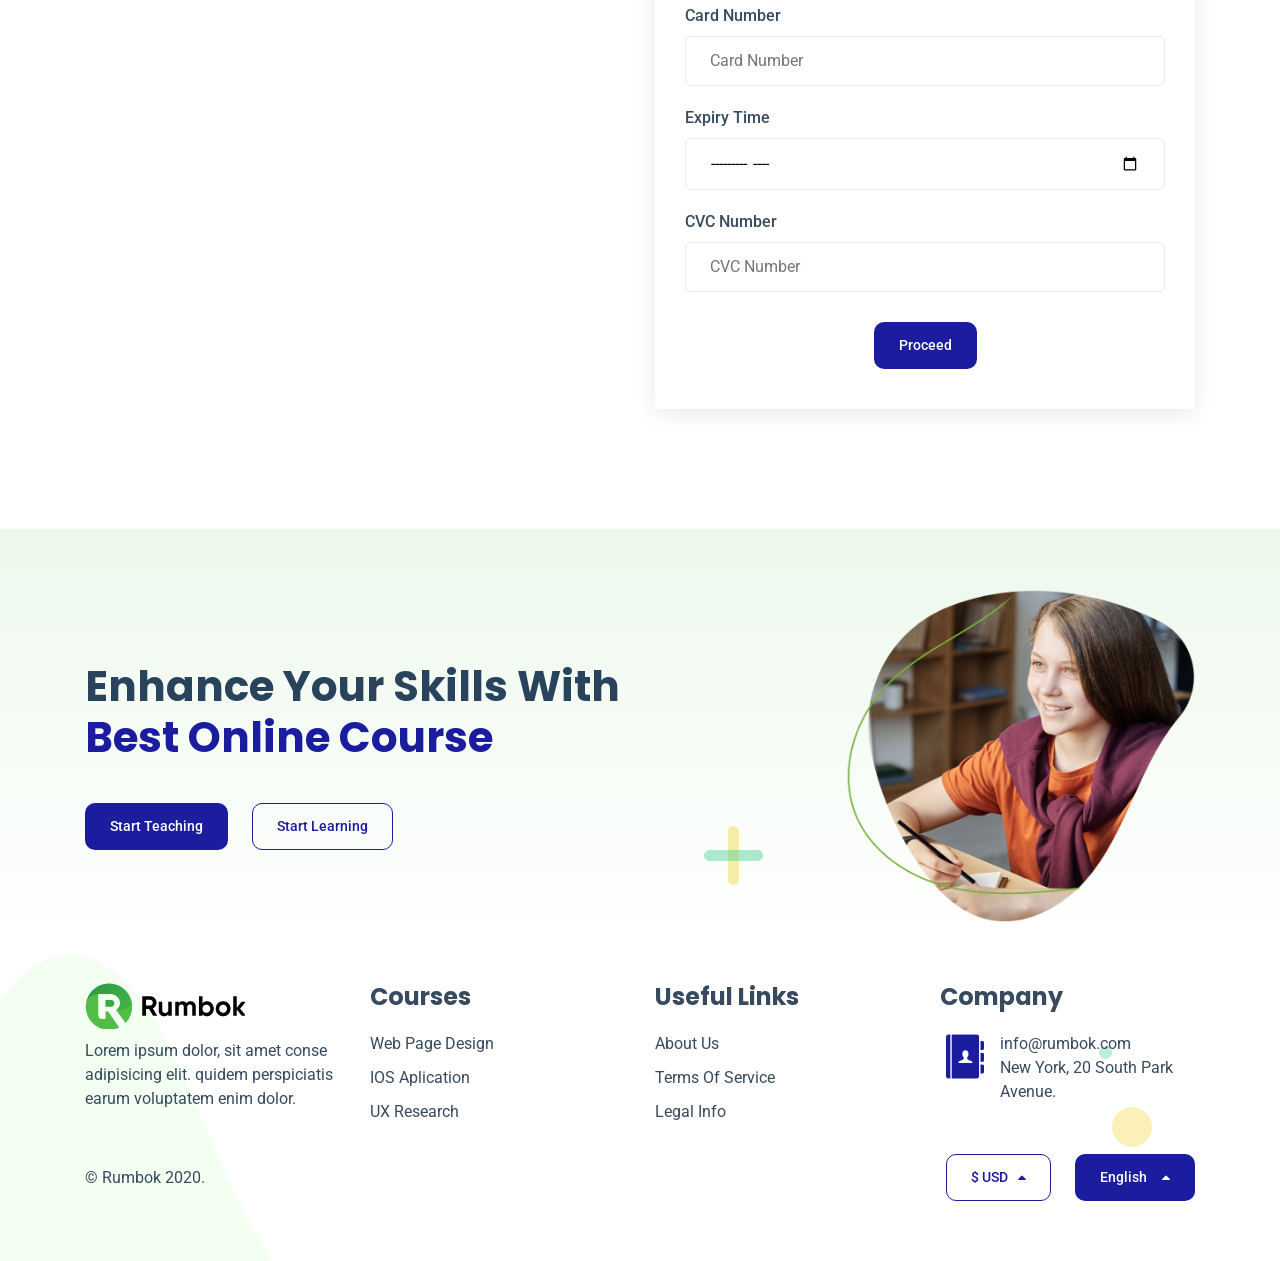
<file: cart.html>
<!DOCTYPE html>
<html lang="en">
    
<!-- Mirrored from rumbok.softtechthemes.com/rumbok/cart.html by HTTrack Website Copier/3.x [XR&CO'2014], Sun, 17 Apr 2022 10:52:37 GMT -->
<head>
        <!-- Required Meta Tags -->
        <meta charset="UTF-8">
        <meta name="viewport" content="width=device-width, initial-scale=1.0">
        <meta http-equiv="X-UA-Compatible" content="ie=edge">

        <!-- Page Title -->
        <title>Rumbok Learning Management System</title>

        <!-- Favicon Icon -->
        <link rel="shortcut icon" href="favicon.png">

        <!-- CSS Files -->
        <link rel="stylesheet" href="assets/css/animate.css">
        <link rel="stylesheet" href="assets/css/bootstrap.min.css">
        <link rel="stylesheet" href="assets/css/font-awesome.min.css">
        <link rel="stylesheet" href="assets/css/icofont.css">
        <link rel="stylesheet" href="assets/css/slick.css">
        <link rel="stylesheet" href="assets/css/magnific-popup.css">
        <link rel="stylesheet" href="assets/css/style.css">
    </head>

    <body>
        <!-- Preloader Starts -->
        <div class="preloader" id="preloader">
            <div class="preloader-inner">
                <div class="spinner">
                    <div class="bounce1"></div>
                    <div class="bounce2"></div>
                    <div class="bounce3"></div>
                </div>
            </div>
        </div>

        <!-- Main Menu -->
        <div class="main-menu">
            <div class="menu-logo">
                <a href="index-2.html"><img src="assets/images/logo-both-color.png" alt="logo"></a>
            </div>
            <ul>
                <li class="have-submenu"><a href="#">home</a>
                    <ul class="sub-menu">
                        <li><a href="index-2.html">home 01</a></li>
                        <li><a href="home-2.html">home 02</a></li>
                    </ul>
                </li>
                <li><a href="about.html">about</a></li>
                <li class="have-submenu"><a href="#">course</a>
                    <ul class="sub-menu">
                        <li><a href="web-development.html">web development</a></li>
                        <li><a href="education.html">education</a></li>
                        <li><a href="business.html">business</a></li>
                        <li><a href="banking.html">banking</a></li>
                        <li><a href="corporate.html">corporate</a></li>
                        <li><a href="consulting.html">consulting</a></li>
                        <li><a href="marketing.html">marketing</a></li>
                        <li><a href="photography.html">photography</a></li>
                        <li><a href="music.html">music</a></li>
                    </ul>
                </li>
                <li><a href="course-details.html">course details</a></li>
                <li><a href="course-video.html">course video</a></li>
                <li><a href="package.html">package</a></li>
                <li><a href="instructor-details.html">instructor details</a></li>
                <li><a href="cart.html">cart</a></li>
                <li><a href="purchase.html">purchase</a></li>
                <li class="have-submenu"><a href="#">blog</a>
                    <ul class="sub-menu">
                        <li><a href="blog.html">blog</a></li>
                        <li><a href="blog-details.html">blog details</a></li>
                    </ul>
                </li>
                <li><a href="contact.html">contact</a></li>
                <li><a href="login.html">log in</a></li>
                <li><a href="signup.html">sign up</a></li>
                <li><a href="404.html">404</a></li>
            </ul>
        </div>

        <!-- Header Section Starts -->
        <header class="header-section">
            <!-- Header Info Starts -->
            <div class="header-info">
                <div class="container">
                    <div class="row align-items-center">
                        <div class="col-sm-6">
                            <div class="info-left">
                                <div class="phone-part">
                                    <i class="fa fa-phone-square"></i>
                                    <span><a href="#">+012-345 6789</a></span>
                                </div>
                                <div class="email-part">
                                    <i class="fa fa-envelope-open"></i>
                                    <span><a href="#">info@rumbok.com</a></span>
                                </div>
                                <div class="menu-toggle-bar">
                                    <div class="custom-bars">
                                        <div class="custom-bar bar-1"></div>
                                        <div class="custom-bar bar-2"></div>
                                        <div class="custom-bar bar-3"></div>
                                    </div>
                                </div>
                            </div>
                        </div>
                        <div class="col-sm-6">
                            <div class="info-right">
                                <ul>
                                    <li class="login-button"><a href="login.html">login</a></li>
                                    <li><a href="#"><i class="fa fa-twitter"></i></a></li>
                                    <li><a href="#"><i class="fa fa-facebook"></i></a></li>
                                    <li><a href="#"><i class="fa fa-linkedin"></i></a></li>
                                    <li><a href="#"><i class="fa fa-instagram"></i></a></li>
                                </ul>
                            </div>
                        </div>
                    </div>
                </div>
            </div>
            <!-- main Header Starts -->
            <div class="main-header">
                <div class="container">
                    <div class="row">
                        <div class="col-lg-3">
                            <div class="header-logo">
                                <a href="index-2.html"><img src="assets/images/logo.png" alt="logo"></a>
                            </div>
                        </div>
                        <div class="col-lg-9">
                            <div class="main-header-right">
                                <!-- Category Dropdown Starts -->
                                <div class="category-dropdown">
                                    <div class="menu-bar">
                                        <i class="fa fa-bars"></i>
                                        <span>categories</span>
                                    </div>
                                    <div class="category-menu">
                                        <ul>
                                            <li><a href="web-development.html">web development</a></li>
                                            <li><a href="education.html">education</a></li>
                                            <li class="have-submenu"><a href="#">business</a>
                                                <ul class="sub-menu">
                                                    <li><a href="banking.html">banking sector</a></li>
                                                    <li><a href="corporate.html">corporate sector</a></li>
                                                    <li><a href="consulting.html">consulting</a></li>
                                                </ul>
                                            </li>
                                            <li><a href="marketing.html">marketing</a></li>
                                            <li><a href="photography.html">photography</a></li>
                                            <li><a href="music.html">music</a></li>
                                        </ul>
                                    </div>
                                </div>
                                <div class="header-search">
                                    <form action="#">
                                        <input type="text" placeholder="Search">
                                        <button type="submit"><i class="fa fa-search"></i></button>
                                    </form>
                                </div>
                                <div class="header-button">
                                    <a href="signup.html" class="template-button-2">become student</a>
                                    <a href="instructor-details.html" class="template-button">instructor</a>
                                </div>
                            </div>
                        </div>
                    </div>
                </div>
            </div>
        </header>

        <!-- Breadcrumb Section Starts -->
        <section class="breadcrumb-section">
            <div class="breadcrumb-shape">
                <img src="assets/images/round-shape-2.png" alt="shape" class="hero-round-shape-2 item-moveTwo">
                <img src="assets/images/plus-sign.png" alt="shape" class="hero-plus-sign item-rotate">
            </div>
            <div class="container">
                <div class="row">
                    <div class="col-lg-12">
                        <h2>cart page</h2>
                        <div class="breadcrumb-link margin-top-10">
                            <span><a href="index-2.html">home</a> / cart page</span>
                        </div>
                    </div>
                </div>
            </div>
        </section>

        <!-- Cart Section Starts -->
        <section class="cart-section padding-top-120">
            <div class="container">
                <div class="row">
                    <div class="col-12">
                        <div class="single-cart-item">
                            <div class="row align-items-center">
                                <div class="col-lg-5">
                                    <div class="row align-items-center">
                                        <div class="col-lg-4">
                                            <a href="#"><img src="assets/images/purchase-image-1.jpg" alt="image"></a>
                                        </div>
                                        <div class="col-lg-8">
                                            <h5><a href="#">ultimate photoshop training</a></h5>
                                            <span>by <a href="#">john doe</a></span>
                                        </div>
                                    </div>
                                </div>
                                <div class="col-lg-7">
                                    <ul>
                                        <li><h5>18 june 2020</h5><span>start date</span></li>
                                        <li><h5>free coupon</h5><span>end date</span></li>
                                        <li><h5>$ 16,99</h5><span>course price</span></li>
                                        <li><a href="#" class="template-button">remove</a></li>
                                    </ul>
                                </div>
                            </div>
                        </div>
                        <div class="single-cart-item">
                            <div class="row align-items-center">
                                <div class="col-lg-5">
                                    <div class="row align-items-center">
                                        <div class="col-lg-4">
                                            <a href="#"><img src="assets/images/purchase-image-2.jpg" alt="image"></a>
                                        </div>
                                        <div class="col-lg-8">
                                            <h5><a href="#">complete financial analysis</a></h5>
                                            <span>by <a href="#">chris doe</a></span>
                                        </div>
                                    </div>
                                </div>
                                <div class="col-lg-7">
                                    <ul>
                                        <li><h5>18 june 2020</h5><span>start date</span></li>
                                        <li><h5>free coupon</h5><span>end date</span></li>
                                        <li><h5>$ 16,99</h5><span>course price</span></li>
                                        <li><a href="#" class="template-button">remove</a></li>
                                    </ul>
                                </div>
                            </div>
                        </div>
                        <div class="single-cart-item">
                            <div class="row align-items-center">
                                <div class="col-lg-5">
                                    <div class="row align-items-center">
                                        <div class="col-lg-4">
                                            <a href="#"><img src="assets/images/purchase-image-3.jpg" alt="image"></a>
                                        </div>
                                        <div class="col-lg-8">
                                            <h5><a href="#">complete advance WP</a></h5>
                                            <span>by <a href="#">john doe</a></span>
                                        </div>
                                    </div>
                                </div>
                                <div class="col-lg-7">
                                    <ul>
                                        <li><h5>18 june 2020</h5><span>start date</span></li>
                                        <li><h5>free coupon</h5><span>end date</span></li>
                                        <li><h5>$ 16,99</h5><span>course price</span></li>
                                        <li><a href="#" class="template-button">remove</a></li>
                                    </ul>
                                </div>
                            </div>
                        </div>
                    </div>
                </div>
                <div class="row">
                    <div class="col-12">
                        <div class="cart-bottom-button margin-top-20 d-flex justify-content-between">
                            <a href="#" class="template-button">keep shopping</a>
                            <a href="#" class="template-button-2">update cart</a>
                        </div>
                    </div>
                </div>
            </div>
        </section>

        <!-- Payment Section Starts -->
        <section class="Payment-section padding-120">
            <div class="container">
                <div class="row">
                    <div class="col-lg-6">
                        <div class="coupon-part">
                            <h3>coupon code</h3>
                            <p class="margin-top-20">Lorem ipsum dolor sit, amet consectetur adipisicing elit. Ipsum corporis dolor aperiam aut molestias eveniet sequi.</p>
                            <div class="coupon-code margin-top-30">
                                <div class="header-search">
                                    <form action="#">
                                        <input type="text" placeholder="Enter Coupon Code">
                                        <button type="submit"><i class="fa fa-plus"></i></button>
                                    </form>
                                </div>
                            </div>
                        </div>
                    </div>
                    <div class="col-lg-6">
                        <div class="payment-part">
                            <h3>cart total : $3,699</h3>
                            <h5>tax : $100</h5>
                            <p class="margin-top-20">Lorem ipsum dolor sit, amet consectetur adipisicing elit. Ipsum corporis dolor aperiam aut molestias eveniet sequi.</p>
                            <div class="payment-tab margin-top-20">
                                <div class="row">
                                    <div class="col-md-5">
                                        <h5>select payment method</h5>
                                    </div>
                                    <div class="col-md-7">
                                        <div class="tab">
                                            <ul>
                                                <li class="tab-one active">
                                                    <img src="assets/images/stripe.png" alt="logo">
                                                </li>
                                                <li class="tab-second">
                                                    <img src="assets/images/paytm.png" alt="logo">
                                                </li>
                                                <li class="tab-three">
                                                    <img src="assets/images/paypal.png" alt="logo">
                                                </li>
                                            </ul>
                                        </div>
                                    </div>
                                </div>
                                <div class="row">
                                    <div class="col-12">
                                        <div class="tab-content margin-top-30">
                                            <div class="tab-one-content lost active">
                                                <form action="#">
                                                    <div class="form-group">
                                                        <label for="cardName">Card Name</label>
                                                        <input type="text" id="cardName" placeholder="Card Name">
                                                    </div>
                                                    <div class="form-group">
                                                        <label for="cardNumber">Card Number</label>
                                                        <input type="number" id="cardNumber" placeholder="Card Number">
                                                    </div>
                                                    <div class="form-group">
                                                        <label for="expiryTime">Expiry Time</label>
                                                        <input type="month" id="expiryTime">
                                                    </div>
                                                    <div class="form-group">
                                                        <label for="CVC">CVC Number</label>
                                                        <input type="number" id="CVC" placeholder="CVC Number">
                                                    </div>
                                                    <div class="proceed-button text-center margin-top-30">
                                                        <button type="submit" class="template-button">proceed</button>
                                                    </div>
                                                </form>
                                            </div>
                                            <div class="tab-second-content lost">
                                                <form action="#">
                                                    <div class="form-group">
                                                        <label for="cardName2">Card Name</label>
                                                        <input type="text" id="cardName2" placeholder="Card Name">
                                                    </div>
                                                    <div class="form-group">
                                                        <label for="cardNumber2">Card Number</label>
                                                        <input type="number" id="cardNumber2" placeholder="Card Number">
                                                    </div>
                                                    <div class="form-group">
                                                        <label for="expiryTime2">Expiry Time</label>
                                                        <input type="month" id="expiryTime2">
                                                    </div>
                                                    <div class="form-group">
                                                        <label for="CVC2">CVC Number</label>
                                                        <input type="number" id="CVC2" placeholder="CVC Number">
                                                    </div>
                                                    <div class="proceed-button text-center margin-top-30">
                                                        <button type="submit" class="template-button">proceed</button>
                                                    </div>
                                                </form>
                                            </div>
                                            <div class="tab-three-content lost">
                                                <form action="#">
                                                    <div class="form-group">
                                                        <label for="cardName3">Card Name</label>
                                                        <input type="text" id="cardName3" placeholder="Card Name">
                                                    </div>
                                                    <div class="form-group">
                                                        <label for="cardNumber3">Card Number</label>
                                                        <input type="number" id="cardNumber3" placeholder="Card Number">
                                                    </div>
                                                    <div class="form-group">
                                                        <label for="expiryTime3">Expiry Time</label>
                                                        <input type="month" id="expiryTime3">
                                                    </div>
                                                    <div class="form-group">
                                                        <label for="CVC3">CVC Number</label>
                                                        <input type="number" id="CVC3" placeholder="CVC Number">
                                                    </div>
                                                    <div class="proceed-button text-center margin-top-30">
                                                        <button type="submit" class="template-button">proceed</button>
                                                    </div>
                                                </form>
                                            </div>
                                        </div>
                                    </div>
                                </div>
                            </div>
                        </div>
                    </div>
                </div>
            </div>
        </section>

        <!-- CTA Section Starts -->
        <section class="cta-section gradient-bg padding-top-60 padding-bottom-30">
            <div class="cta-shape">
                <img src="assets/images/plus-sign.png" alt="image" class="plus-sign item-rotate">
            </div>
            <div class="container">
                <div class="row align-items-center">
                    <div class="col-lg-6">
                        <div class="section-title margin-bottom-40">
                            <h2>enhance your skills with <span>best online course</span></h2>
                        </div>
                        <div class="cta-button">
                            <a href="#" class="template-button margin-right-20">start teaching</a>
                            <a href="#" class="template-button-2">start learning</a>
                        </div>
                    </div>
                    <div class="col-xl-4 offset-xl-2 col-lg-6">
                        <div class="cta-image">
                            <img src="assets/images/cta-image.png" alt="image">
                        </div>
                    </div>
                </div>
            </div>
        </section>

        <!-- Footer Section Starts -->
        <footer class="footer-section padding-top-30 padding-bottom-60">
            <div class="footer-shape">
                <img src="assets/images/round-shape-3.png" alt="shape" class="round-shape-3">
            </div>
            <div class="container">
                <div class="footer-widget-section">
                    <div class="row">
                        <div class="col-lg-3 col-md-6">
                            <div class="footer-widget">
                                <div class="footer-logo">
                                    <a href="index-2.html"><img src="assets/images/logo.png" alt="logo"></a>
                                </div>
                                <p>Lorem ipsum dolor, sit amet conse adipisicing elit. quidem perspiciatis earum voluptatem enim dolor.</p>
                            </div>
                        </div>
                        <div class="col-lg-3 col-md-6">
                            <div class="footer-widget">
                                <div class="widget-title">
                                    <h4 class="title">courses</h4>
                                </div>
                                <ul>
                                    <li><a href="#">web page design</a></li>
                                    <li><a href="#">IOS aplication</a></li>
                                    <li><a href="#">UX research</a></li>
                                </ul>
                            </div>
                        </div>
                        <div class="col-lg-3 col-md-6">
                            <div class="footer-widget">
                                <div class="widget-title">
                                    <h4 class="title">useful links</h4>
                                </div>
                                <ul>
                                    <li><a href="#">about us</a></li>
                                    <li><a href="#">terms of service</a></li>
                                    <li><a href="#">legal info</a></li>
                                </ul>
                            </div>
                        </div>
                        <div class="col-lg-3 col-md-6">
                            <div class="footer-widget">
                                <div class="widget-title">
                                    <h4 class="title">company</h4>
                                </div>
                                <div class="company-address d-flex">
                                    <div class="address-icon template-icon green-icon margin-right-10">
                                        <i class="icofont-address-book"></i>
                                    </div>
                                    <div class="address-info">
                                        info@rumbok.com <br>
                                        <span>new york, 20 south park avenue.</span>
                                    </div>
                                </div>
                            </div>
                        </div>
                    </div>
                </div>
                <div class="footer-copyright-section">
                    <div class="row align-items-center">
                        <div class="col-sm-5">
                            <div class="copyright-text">
                                <span>&copy; rumbok 2020.</span>
                            </div>
                        </div>
                        <div class="col-sm-7">
                            <div class="copyright-button">
                                <div class="dropup-item item-1">
                                    <button class="template-button-2" type="button">
                                        <span class="margin-right-10">$ USD</span><i class="fa fa-caret-up"></i>
                                    </button>
                                    <ul class="toggle-box box-1">
                                        <li><a href="#">$ 500</a></li>
                                        <li><a href="#">$ 700</a></li>
                                    </ul>
                                </div>
                                <div class="dropup-item item-2 margin-left-20">
                                    <button class="template-button" type="button">
                                        <span class="margin-right-10">English</span><i class="fa fa-caret-up"></i>
                                    </button>
                                    <ul class="toggle-box box-2">
                                        <li><a href="#">Bengali</a></li>
                                        <li><a href="#">Arabic</a></li>
                                    </ul>
                                </div>
                            </div>
                        </div>
                    </div>
                </div>
            </div>
        </footer>


        <!-- Javascript Files -->
        <script src="assets/js/vendor/jquery-2.2.4.min.js"></script>
        <script src="assets/js/vendor/bootstrap.min.js"></script>
        <script src="assets/js/vendor/slick.min.js"></script>
        <script src="assets/js/vendor/counterup.min.js"></script>
        <script src="assets/js/vendor/waypoints.min.js"></script>
        <script src="assets/js/vendor/jquery.magnific-popup.js"></script>
        <script src="assets/js/vendor/isotop.min.js"></script>
        <script src="assets/js/vendor/barfiller.js"></script>
        <script src="assets/js/vendor/countdown.js"></script>
        <script src="assets/js/vendor/easing.min.js"></script>
        <script src="assets/js/vendor/wow.min.js"></script>
        <script src="assets/js/main.js"></script>
    </body>

<!-- Mirrored from rumbok.softtechthemes.com/rumbok/cart.html by HTTrack Website Copier/3.x [XR&CO'2014], Sun, 17 Apr 2022 10:52:52 GMT -->
</html>
</file>
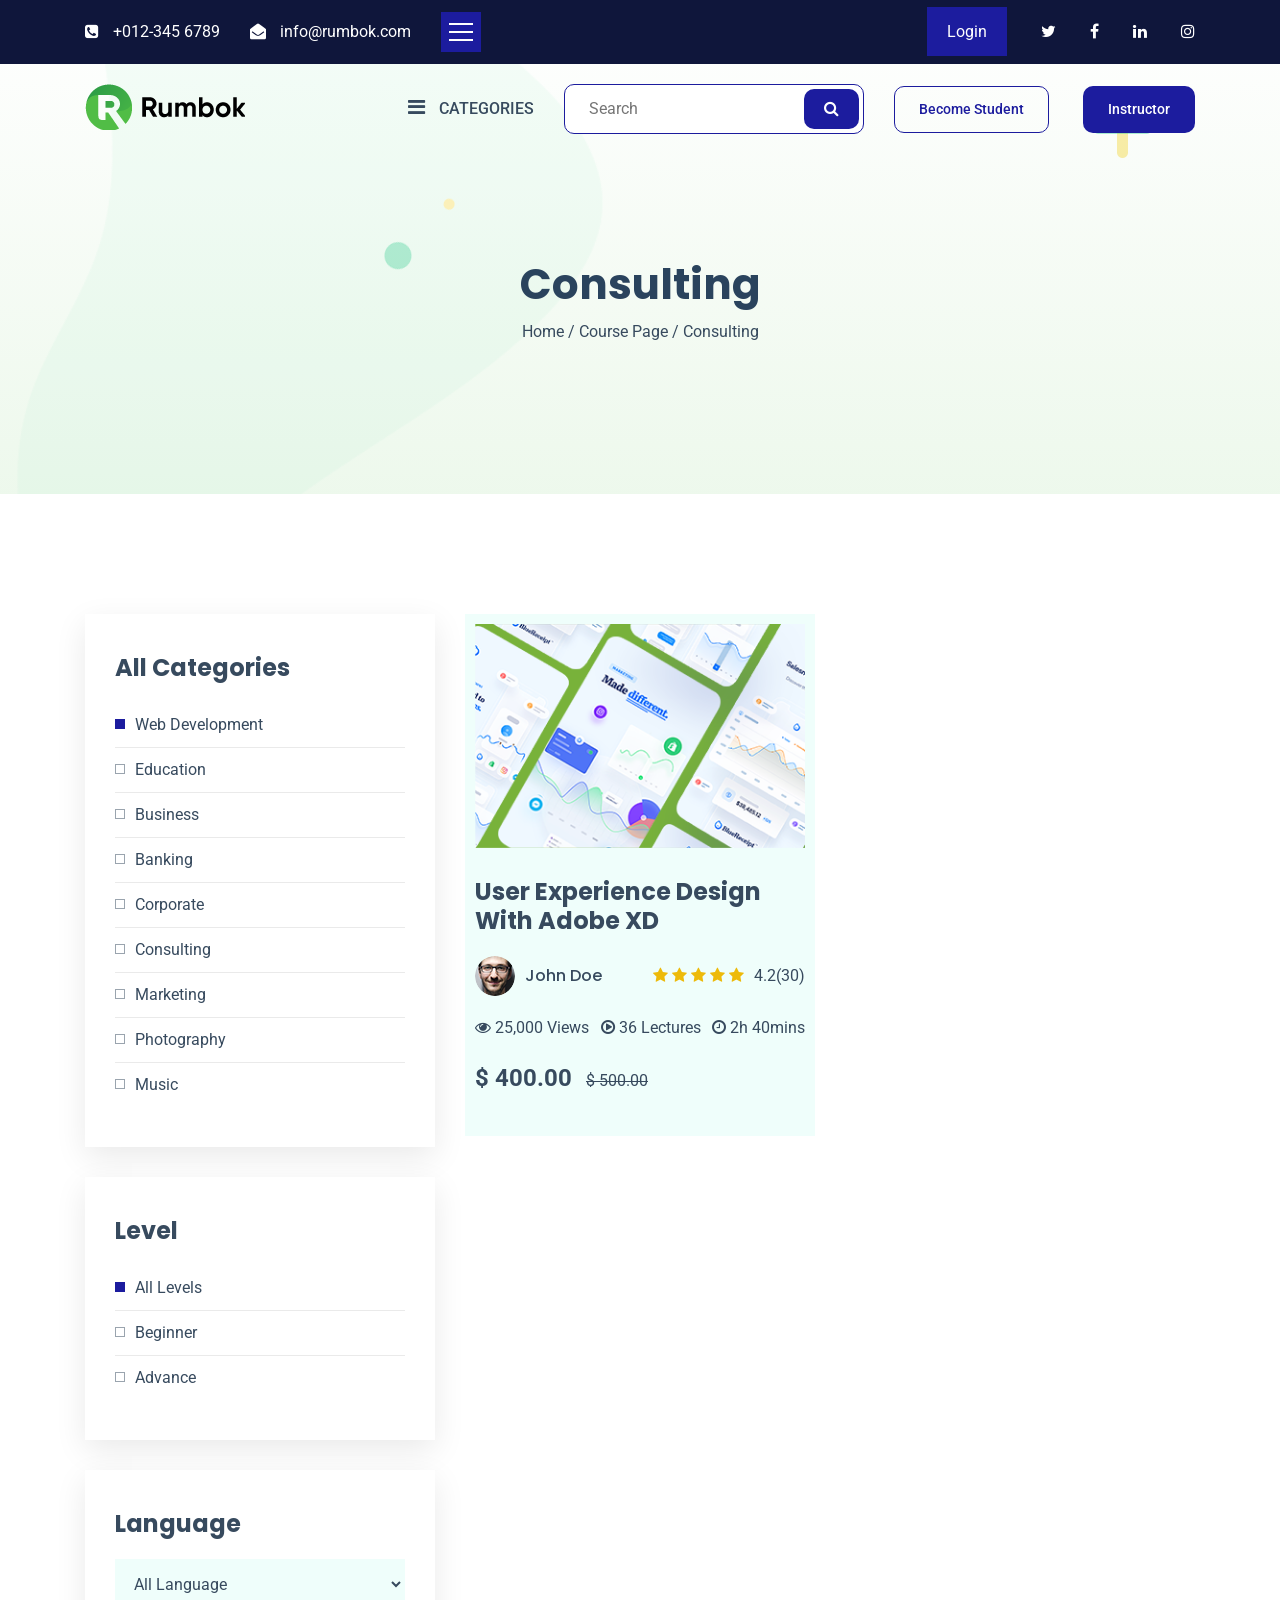
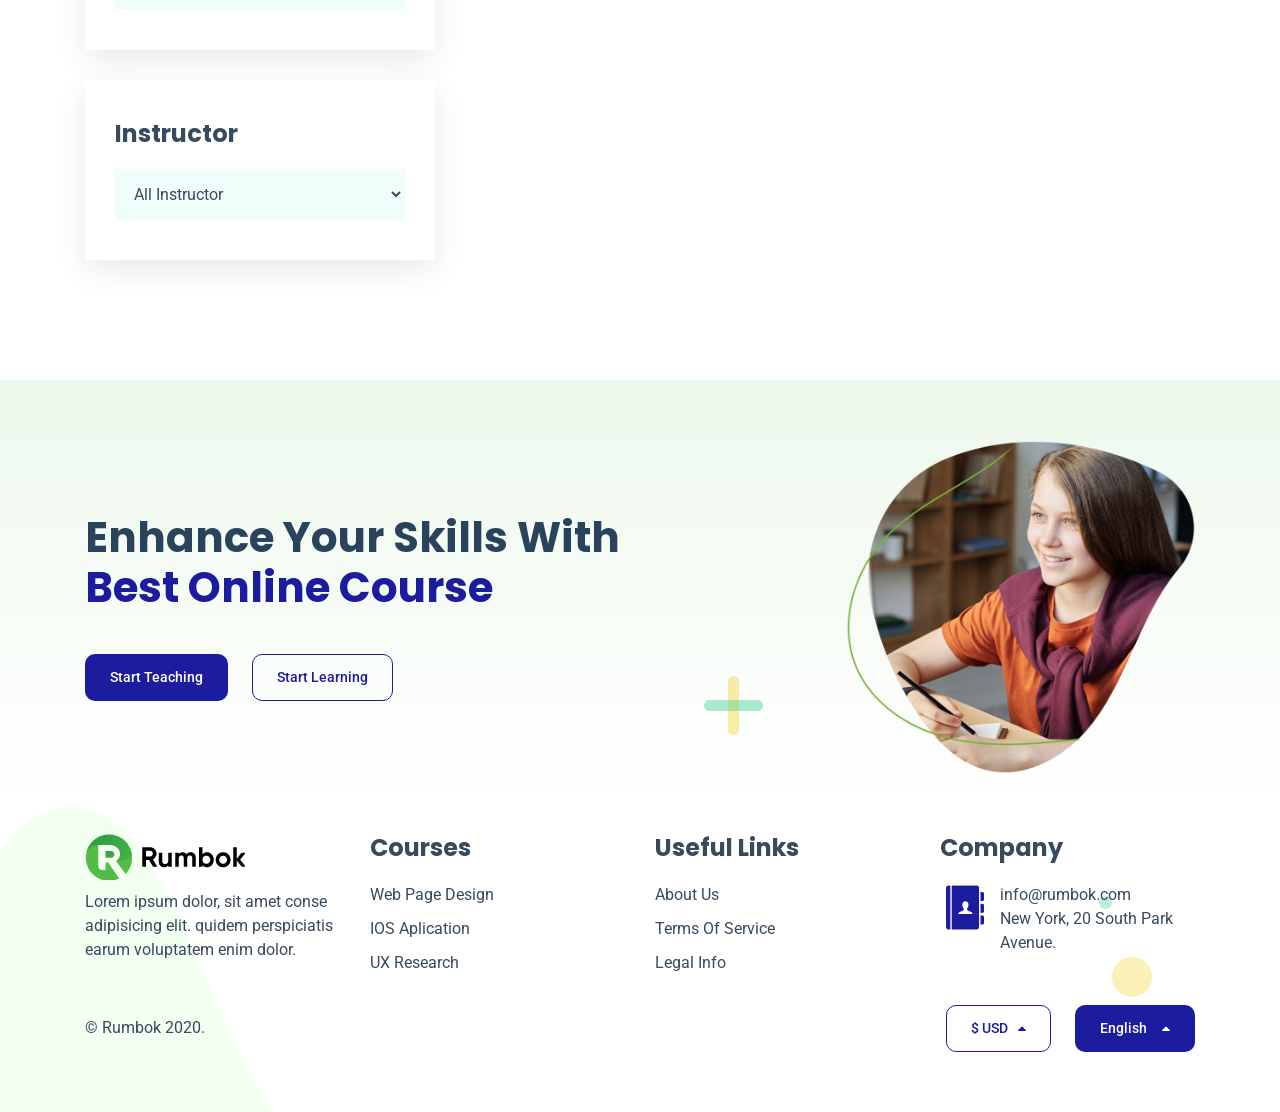
<file: consulting.html>
<!DOCTYPE html>
<html lang="en">
    
<!-- Mirrored from rumbok.softtechthemes.com/rumbok/consulting.html by HTTrack Website Copier/3.x [XR&CO'2014], Sun, 17 Apr 2022 10:52:21 GMT -->
<head>
        <!-- Required Meta Tags -->
        <meta charset="UTF-8">
        <meta name="viewport" content="width=device-width, initial-scale=1.0">
        <meta http-equiv="X-UA-Compatible" content="ie=edge">

        <!-- Page Title -->
        <title>Rumbok Learning Management System</title>

        <!-- Favicon Icon -->
        <link rel="shortcut icon" href="favicon.png">

        <!-- CSS Files -->
        <link rel="stylesheet" href="assets/css/animate.css">
        <link rel="stylesheet" href="assets/css/bootstrap.min.css">
        <link rel="stylesheet" href="assets/css/font-awesome.min.css">
        <link rel="stylesheet" href="assets/css/icofont.css">
        <link rel="stylesheet" href="assets/css/slick.css">
        <link rel="stylesheet" href="assets/css/magnific-popup.css">
        <link rel="stylesheet" href="assets/css/style.css">
    </head>

    <body>
        <!-- Preloader Starts -->
        <div class="preloader" id="preloader">
            <div class="preloader-inner">
                <div class="spinner">
                    <div class="bounce1"></div>
                    <div class="bounce2"></div>
                    <div class="bounce3"></div>
                </div>
            </div>
        </div>

        <!-- Main Menu -->
        <div class="main-menu">
            <div class="menu-logo">
                <a href="index-2.html"><img src="assets/images/logo-both-color.png" alt="logo"></a>
            </div>
            <ul>
                <li class="have-submenu"><a href="#">home</a>
                    <ul class="sub-menu">
                        <li><a href="index-2.html">home 01</a></li>
                        <li><a href="home-2.html">home 02</a></li>
                    </ul>
                </li>
                <li><a href="about.html">about</a></li>
                <li class="have-submenu"><a href="#">course</a>
                    <ul class="sub-menu">
                        <li><a href="web-development.html">web development</a></li>
                        <li><a href="education.html">education</a></li>
                        <li><a href="business.html">business</a></li>
                        <li><a href="banking.html">banking</a></li>
                        <li><a href="corporate.html">corporate</a></li>
                        <li><a href="consulting.html">consulting</a></li>
                        <li><a href="marketing.html">marketing</a></li>
                        <li><a href="photography.html">photography</a></li>
                        <li><a href="music.html">music</a></li>
                    </ul>
                </li>
                <li><a href="course-details.html">course details</a></li>
                <li><a href="course-video.html">course video</a></li>
                <li><a href="package.html">package</a></li>
                <li><a href="instructor-details.html">instructor details</a></li>
                <li><a href="cart.html">cart</a></li>
                <li><a href="purchase.html">purchase</a></li>
                <li class="have-submenu"><a href="#">blog</a>
                    <ul class="sub-menu">
                        <li><a href="blog.html">blog</a></li>
                        <li><a href="blog-details.html">blog details</a></li>
                    </ul>
                </li>
                <li><a href="contact.html">contact</a></li>
                <li><a href="login.html">log in</a></li>
                <li><a href="signup.html">sign up</a></li>
                <li><a href="404.html">404</a></li>
            </ul>
        </div>

        <!-- Header Section Starts -->
        <header class="header-section">
            <!-- Header Info Starts -->
            <div class="header-info">
                <div class="container">
                    <div class="row align-items-center">
                        <div class="col-sm-6">
                            <div class="info-left">
                                <div class="phone-part">
                                    <i class="fa fa-phone-square"></i>
                                    <span><a href="#">+012-345 6789</a></span>
                                </div>
                                <div class="email-part">
                                    <i class="fa fa-envelope-open"></i>
                                    <span><a href="#">info@rumbok.com</a></span>
                                </div>
                                <div class="menu-toggle-bar">
                                    <div class="custom-bars">
                                        <div class="custom-bar bar-1"></div>
                                        <div class="custom-bar bar-2"></div>
                                        <div class="custom-bar bar-3"></div>
                                    </div>
                                </div>
                            </div>
                        </div>
                        <div class="col-sm-6">
                            <div class="info-right">
                                <ul>
                                    <li class="login-button"><a href="login.html">login</a></li>
                                    <li><a href="#"><i class="fa fa-twitter"></i></a></li>
                                    <li><a href="#"><i class="fa fa-facebook"></i></a></li>
                                    <li><a href="#"><i class="fa fa-linkedin"></i></a></li>
                                    <li><a href="#"><i class="fa fa-instagram"></i></a></li>
                                </ul>
                            </div>
                        </div>
                    </div>
                </div>
            </div>
            <!-- main Header Starts -->
            <div class="main-header">
                <div class="container">
                    <div class="row">
                        <div class="col-lg-3">
                            <div class="header-logo">
                                <a href="index-2.html"><img src="assets/images/logo.png" alt="logo"></a>
                            </div>
                        </div>
                        <div class="col-lg-9">
                            <div class="main-header-right">
                                <!-- Category Dropdown Starts -->
                                <div class="category-dropdown">
                                    <div class="menu-bar">
                                        <i class="fa fa-bars"></i>
                                        <span>categories</span>
                                    </div>
                                    <div class="category-menu">
                                        <ul>
                                            <li><a href="web-development.html">web development</a></li>
                                            <li><a href="education.html">education</a></li>
                                            <li class="have-submenu"><a href="#">business</a>
                                                <ul class="sub-menu">
                                                    <li><a href="banking.html">banking sector</a></li>
                                                    <li><a href="corporate.html">corporate sector</a></li>
                                                    <li><a href="consulting.html">consulting</a></li>
                                                </ul>
                                            </li>
                                            <li><a href="marketing.html">marketing</a></li>
                                            <li><a href="photography.html">photography</a></li>
                                            <li><a href="music.html">music</a></li>
                                        </ul>
                                    </div>
                                </div>
                                <div class="header-search">
                                    <form action="#">
                                        <input type="text" placeholder="Search">
                                        <button type="submit"><i class="fa fa-search"></i></button>
                                    </form>
                                </div>
                                <div class="header-button">
                                    <a href="signup.html" class="template-button-2">become student</a>
                                    <a href="instructor-details.html" class="template-button">instructor</a>
                                </div>
                            </div>
                        </div>
                    </div>
                </div>
            </div>
        </header>

        <!-- Breadcrumb Section Starts -->
        <section class="breadcrumb-section">
            <div class="breadcrumb-shape">
                <img src="assets/images/round-shape-2.png" alt="shape" class="hero-round-shape-2 item-moveTwo">
                <img src="assets/images/plus-sign.png" alt="shape" class="hero-plus-sign item-rotate">
            </div>
            <div class="container">
                <div class="row">
                    <div class="col-lg-12">
                        <h2>consulting</h2>
                        <div class="breadcrumb-link margin-top-10">
                            <span><a href="index-2.html">home</a> / <a href="course.html">course page</a> / consulting</span>
                        </div>
                    </div>
                </div>
            </div>
        </section>

        <!-- Course Category Section Starts -->
        <section class="course-category-section padding-top-120 padding-bottom-90">
            <div class="container">
                <div class="row">
                    <div class="col-lg-4">
                        <div class="course-category-sidebar">
                            <div class="lms-single-widget">
                                <div class="lms-widget-title">
                                    <h4>all categories</h4>
                                </div>
                                <ul>
                                    <li class="active"><a href="web-development.html">web development</a></li>
                                    <li><a href="education.html">education</a></li>
                                    <li><a href="business.html">business</a></li>
                                    <li><a href="banking.html">banking</a></li>
                                    <li><a href="corporate.html">corporate</a></li>
                                    <li><a href="consulting.html">consulting</a></li>
                                    <li><a href="marketing.html">marketing</a></li>
                                    <li><a href="photography.html">photography</a></li>
                                    <li><a href="music.html">music</a></li>
                                </ul>
                            </div>
                            <div class="lms-single-widget">
                                <div class="lms-widget-title">
                                    <h4>level</h4>
                                </div>
                                <ul>
                                    <li class="active"><a href="#">all levels</a></li>
                                    <li><a href="#">beginner</a></li>
                                    <li><a href="#">advance</a></li>
                                </ul>
                            </div>
                            <div class="lms-single-widget">
                                <div class="lms-widget-title">
                                    <h4>language</h4>
                                </div>
                                <select name="language" id="language">
                                    <option value="all language">all language</option>
                                    <option value="english">english</option>
                                    <option value="bengali">bengali</option>
                                    <option value="arabic">arabic</option>
                                  </select>
                            </div>
                            <div class="lms-single-widget">
                                <div class="lms-widget-title">
                                    <h4>instructor</h4>
                                </div>
                                <select name="instructor" id="instructor">
                                    <option value="all instructor">all instructor</option>
                                    <option value="arya stark">arya stark</option>
                                    <option value="john snow">john snow</option>
                                    <option value="devid walter">devid walter</option>
                                  </select>
                            </div>
                        </div>
                    </div>
                    <div class="col-lg-8">
                        <div class="row">
                            <div class="col-md-6">
                                <div class="single-course-item">
                                    <div class="course-image">
                                        <img src="assets/images/course-image-1.png" alt="image">
                                    </div>
                                    <div class="course-content margin-top-30">
                                        <div class="course-title">
                                            <h4>user experience design with adobe XD</h4>
                                        </div>
                                        <div class="course-instructor-rating margin-top-20">
                                            <div class="course-instructor">
                                                <img src="assets/images/course-instructor-1.png" alt="instructor">
                                                <h6>john doe</h6>
                                            </div>
                                            <div class="course-rating">
                                                <ul>
                                                    <li><i class="fa fa-star"></i></li>
                                                    <li><i class="fa fa-star"></i></li>
                                                    <li><i class="fa fa-star"></i></li>
                                                    <li><i class="fa fa-star"></i></li>
                                                    <li><i class="fa fa-star"></i></li>
                                                </ul>
                                                <span>4.2(30)</span>
                                            </div>
                                        </div>
                                        <div class="course-info margin-top-20">
                                            <div class="course-view">
                                                <i class="fa fa-eye"></i>
                                                <span>25,000 views</span>
                                            </div>
                                            <div class="course-video">
                                                <i class="fa fa-play-circle-o"></i>
                                                <span>36 lectures</span>
                                            </div>
                                            <div class="course-time">
                                                <i class="fa fa-clock-o"></i>
                                                <span>2h 40mins</span>
                                            </div>
                                        </div>
                                        <div class="course-price-cart margin-top-20">
                                            <div class="course-price">
                                                <span class="span-big">$ 400.00</span>
                                                <span class="span-cross">$ 500.00</span>
                                            </div>
                                        </div>
                                    </div>
                                    <div class="hover-state">
                                        <span class="heart-icon"><i class="fa fa-heart-o"></i></span>
                                        <span class="title-tag">by instructor</span>
                                        <div class="course-title margin-top-10">
                                            <h4><a href="#">user experience design with adobe XD</a></h4>
                                        </div>
                                        <div class="course-price-info margin-top-20">
                                            <span class="best-seller">best seller</span>
                                            <span class="course-category"><a href="#">web design</a></span>
                                            <span class="course-price">$ 400.00</span>
                                        </div>
                                        <div class="course-info margin-top-30">
                                            <div class="course-enroll">
                                                <span>enrolled 0</span>
                                            </div>
                                            <div class="course-video">
                                                <i class="fa fa-play-circle-o"></i>
                                                <span>36 lectures</span>
                                            </div>
                                            <div class="course-time">
                                                <i class="fa fa-clock-o"></i>
                                                <span>2h 40mins</span>
                                            </div>
                                        </div>
                                        <p class="margin-top-20">Learn WordPress like a Professional! Start from the basics and go all the way to creating your own applications and website!</p>
                                        <ul class="margin-top-20">
                                            <li><i class="fa fa-circle-o"></i><span>Lorem ipsum dolor sit amet.</span></li>
                                            <li><i class="fa fa-circle-o"></i><span>Consectetur adipisicing elit.</span></li>
                                            <li><i class="fa fa-circle-o"></i><span>Placeat dolore quaerat itaque.</span></li>
                                        </ul>
                                        <div class="preview-button margin-top-20">
                                            <a href="#" class="template-button">course preview</a>
                                            <a href="#" class="template-button margin-left-10">add to cart</a>
                                        </div>
                                    </div>
                                </div>
                            </div>
                        </div>
                    </div>
                </div>
            </div>
        </section>

        <!-- CTA Section Starts -->
        <section class="cta-section gradient-bg padding-top-60 padding-bottom-30">
            <div class="cta-shape">
                <img src="assets/images/plus-sign.png" alt="image" class="plus-sign item-rotate">
            </div>
            <div class="container">
                <div class="row align-items-center">
                    <div class="col-lg-6">
                        <div class="section-title margin-bottom-40">
                            <h2>enhance your skills with <span>best online course</span></h2>
                        </div>
                        <div class="cta-button">
                            <a href="#" class="template-button margin-right-20">start teaching</a>
                            <a href="#" class="template-button-2">start learning</a>
                        </div>
                    </div>
                    <div class="col-xl-4 offset-xl-2 col-lg-6">
                        <div class="cta-image">
                            <img src="assets/images/cta-image.png" alt="image">
                        </div>
                    </div>
                </div>
            </div>
        </section>

        <!-- Footer Section Starts -->
        <footer class="footer-section padding-top-30 padding-bottom-60">
            <div class="footer-shape">
                <img src="assets/images/round-shape-3.png" alt="shape" class="round-shape-3">
            </div>
            <div class="container">
                <div class="footer-widget-section">
                    <div class="row">
                        <div class="col-lg-3 col-md-6">
                            <div class="footer-widget">
                                <div class="footer-logo">
                                    <a href="index-2.html"><img src="assets/images/logo.png" alt="logo"></a>
                                </div>
                                <p>Lorem ipsum dolor, sit amet conse adipisicing elit. quidem perspiciatis earum voluptatem enim dolor.</p>
                            </div>
                        </div>
                        <div class="col-lg-3 col-md-6">
                            <div class="footer-widget">
                                <div class="widget-title">
                                    <h4 class="title">courses</h4>
                                </div>
                                <ul>
                                    <li><a href="#">web page design</a></li>
                                    <li><a href="#">IOS aplication</a></li>
                                    <li><a href="#">UX research</a></li>
                                </ul>
                            </div>
                        </div>
                        <div class="col-lg-3 col-md-6">
                            <div class="footer-widget">
                                <div class="widget-title">
                                    <h4 class="title">useful links</h4>
                                </div>
                                <ul>
                                    <li><a href="#">about us</a></li>
                                    <li><a href="#">terms of service</a></li>
                                    <li><a href="#">legal info</a></li>
                                </ul>
                            </div>
                        </div>
                        <div class="col-lg-3 col-md-6">
                            <div class="footer-widget">
                                <div class="widget-title">
                                    <h4 class="title">company</h4>
                                </div>
                                <div class="company-address d-flex">
                                    <div class="address-icon template-icon green-icon margin-right-10">
                                        <i class="icofont-address-book"></i>
                                    </div>
                                    <div class="address-info">
                                        info@rumbok.com <br>
                                        <span>new york, 20 south park avenue.</span>
                                    </div>
                                </div>
                            </div>
                        </div>
                    </div>
                </div>
                <div class="footer-copyright-section">
                    <div class="row align-items-center">
                        <div class="col-sm-5">
                            <div class="copyright-text">
                                <span>&copy; rumbok 2020.</span>
                            </div>
                        </div>
                        <div class="col-sm-7">
                            <div class="copyright-button">
                                <div class="dropup-item item-1">
                                    <button class="template-button-2" type="button">
                                        <span class="margin-right-10">$ USD</span><i class="fa fa-caret-up"></i>
                                    </button>
                                    <ul class="toggle-box box-1">
                                        <li><a href="#">$ 500</a></li>
                                        <li><a href="#">$ 700</a></li>
                                    </ul>
                                </div>
                                <div class="dropup-item item-2 margin-left-20">
                                    <button class="template-button" type="button">
                                        <span class="margin-right-10">English</span><i class="fa fa-caret-up"></i>
                                    </button>
                                    <ul class="toggle-box box-2">
                                        <li><a href="#">Bengali</a></li>
                                        <li><a href="#">Arabic</a></li>
                                    </ul>
                                </div>
                            </div>
                        </div>
                    </div>
                </div>
            </div>
        </footer>


        <!-- Javascript Files -->
        <script src="assets/js/vendor/jquery-2.2.4.min.js"></script>
        <script src="assets/js/vendor/bootstrap.min.js"></script>
        <script src="assets/js/vendor/slick.min.js"></script>
        <script src="assets/js/vendor/counterup.min.js"></script>
        <script src="assets/js/vendor/waypoints.min.js"></script>
        <script src="assets/js/vendor/jquery.magnific-popup.js"></script>
        <script src="assets/js/vendor/isotop.min.js"></script>
        <script src="assets/js/vendor/barfiller.js"></script>
        <script src="assets/js/vendor/countdown.js"></script>
        <script src="assets/js/vendor/easing.min.js"></script>
        <script src="assets/js/vendor/wow.min.js"></script>
        <script src="assets/js/main.js"></script>
    </body>

<!-- Mirrored from rumbok.softtechthemes.com/rumbok/consulting.html by HTTrack Website Copier/3.x [XR&CO'2014], Sun, 17 Apr 2022 10:52:21 GMT -->
</html>
</file>
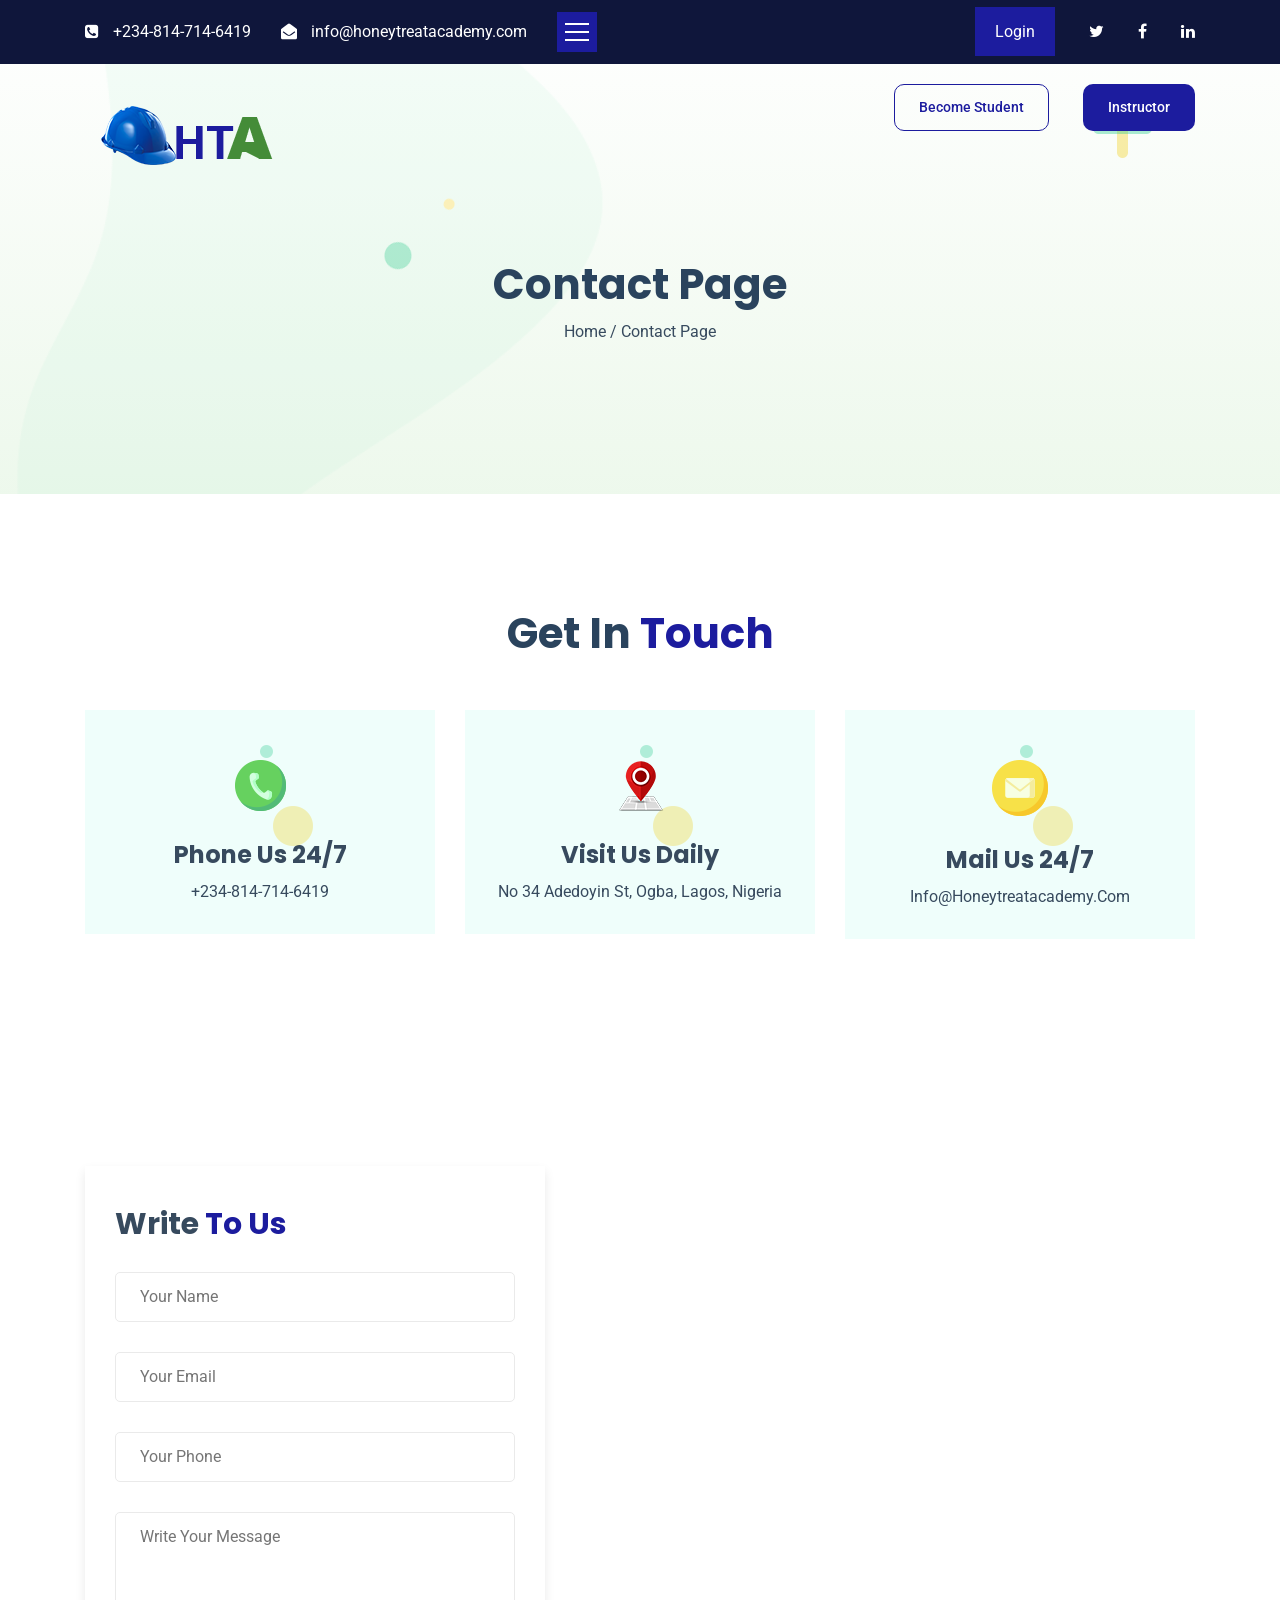
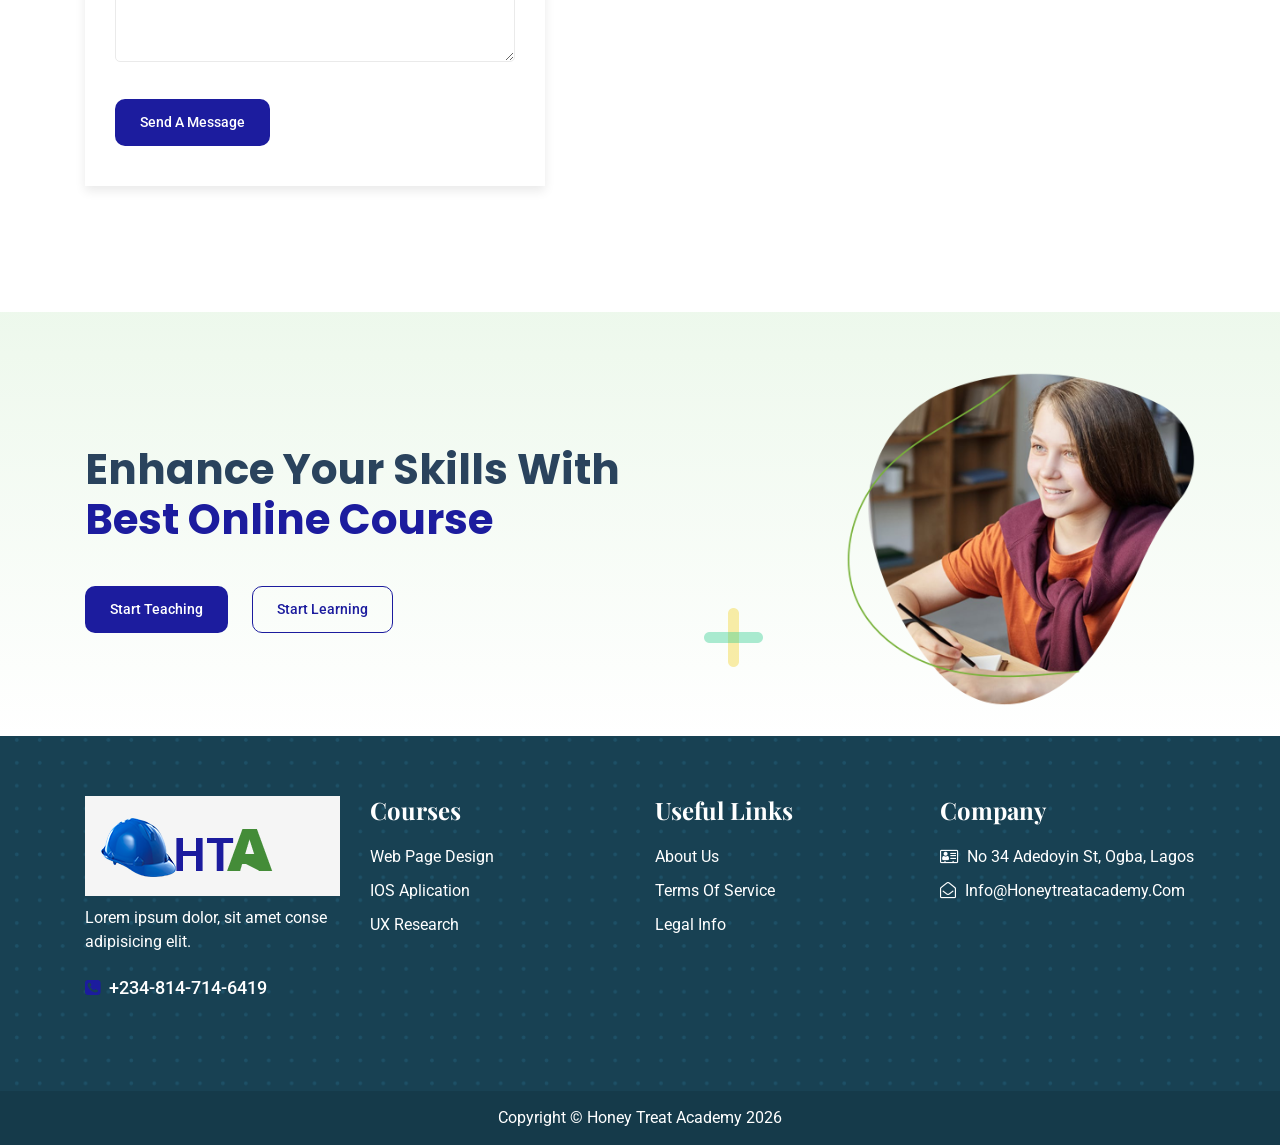
<file: contact.html>
<!DOCTYPE html>
<html lang="en">

<head>
    <!-- Required Meta Tags -->
    <meta charset="UTF-8">
    <meta name="viewport" content="width=device-width, initial-scale=1.0">
    <meta http-equiv="X-UA-Compatible" content="ie=edge">

    <!-- Page Title -->
    <title>Rumbok Learning Management System</title>

    <!-- Favicon Icon -->
    <link rel="shortcut icon" href="favicon.png">

    <!-- CSS Files -->
    <link rel="stylesheet" href="assets/css/animate.css">
    <link rel="stylesheet" href="assets/css/bootstrap.min.css">
    <link rel="stylesheet" href="assets/css/font-awesome.min.css">
    <link rel="stylesheet" href="assets/css/icofont.css">
    <link rel="stylesheet" href="assets/css/slick.css">
    <link rel="stylesheet" href="assets/css/magnific-popup.css">
    <link rel="stylesheet" href="assets/css/style.css">
</head>

<body>
    <!-- Preloader Starts -->
    <div class="preloader" id="preloader">
        <div class="preloader-inner">
            <div class="spinner">
                <div class="bounce1"></div>
                <div class="bounce2"></div>
                <div class="bounce3"></div>
            </div>
        </div>
    </div>

    <!-- Main Menu -->
    <div class="main-menu">
        <div class="menu-logo">
            <a href="index.html"><img src="assets/images/HONEY.png" alt="logo"></a>
        </div>
        <ul>
            <!-- <li class="have-submenu"><a href="#">home</a>
                                    <ul class="sub-menu">
                                        <li><a href="index-2.html">home 01</a></li>
                                        <li><a href="home-2.html">home 02</a></li>
                                    </ul>
                                </li> -->
            <li><a href="index.html">home</a></li>
            <li><a href="about.html">about us</a></li>
            <li><a href="contact.html">contact us</a></li>
            <li><a href="course.html">courses</a></li>
            <!-- <li class="have-submenu"><a href="#">course</a>
                                    <ul class="sub-menu">
                                        <li><a href="web-development.html">web development</a></li>
                                        <li><a href="education.html">education</a></li>
                                        <li><a href="business.html">business</a></li>
                                        <li><a href="banking.html">banking</a></li>
                                        <li><a href="corporate.html">corporate</a></li>
                                        <li><a href="consulting.html">consulting</a></li>
                                        <li><a href="marketing.html">marketing</a></li>
                                        <li><a href="photography.html">photography</a></li>
                                        <li><a href="music.html">music</a></li>
                                    </ul>
                                </li>
                                <li><a href="course-details.html">course details</a></li>
                                <li><a href="course-video.html">course video</a></li>
                                <li><a href="package.html">package</a></li>
                                <li><a href="instructor-details.html">instructor details</a></li>
                                <li><a href="cart.html">cart</a></li>
                                <li><a href="purchase.html">purchase</a></li>
                                <li class="have-submenu"><a href="#">blog</a>
                                    <ul class="sub-menu">
                                        <li><a href="blog.html">blog</a></li>
                                        <li><a href="blog-details.html">blog details</a></li>
                                    </ul>
                                </li>
                                <li><a href="contact.html">contact</a></li>
                                <li><a href="login.html">log in</a></li>
                                <li><a href="signup.html">sign up</a></li>
                                <li><a href="404.html">404</a></li> -->
        </ul>
    </div>

    <!-- Header Section Starts -->
    <header class="header-section">
        <!-- Header Info Starts -->
        <div class="header-info">
            <div class="container">
                <div class="row align-items-center">
                    <div class="col-sm-6">
                        <div class="info-left">
                            <div class="phone-part">
                                <i class="fa fa-phone-square"></i>
                                <span><a href="#">+234-814-714-6419</a></span>
                            </div>
                            <div class="email-part">
                                <i class="fa fa-envelope-open"></i>
                                <span><a href="mailto:info@honeytreatacademy.com">info@honeytreatacademy.com</a></span>
                            </div>
                            <div class="menu-toggle-bar">
                                <div class="custom-bars">
                                    <div class="custom-bar bar-1"></div>
                                    <div class="custom-bar bar-2"></div>
                                    <div class="custom-bar bar-3"></div>
                                </div>
                            </div>
                        </div>
                    </div>
                    <div class="col-sm-6">
                        <div class="info-right">
                            <ul>
                                <li class="login-button"><a href="login.html">login</a></li>
                                <li><a target="_blank" href="http://twitter.com/honeytreatacad"><i
                                            class="fa fa-twitter"></i></a></li>
                                <li><a target="_blank" href="https://web.facebook.com/honeytreatacademy"><i
                                            class="fa fa-facebook"></i></a></li>
                                <li><a target="_blank"
                                        href="https://www.linkedin.com/company/honeytreat-trade-academy/"><i
                                            class="fa fa-linkedin"></i></a></li>
                            </ul>
                        </div>
                    </div>
                </div>
            </div>
        </div>
        <!-- main Header Starts -->
        <div class="main-header">
            <div class="container">
                <div class="row">
                    <div class="col-lg-3">
                        <div class="header-logo">
                            <a href="index.html"><img src="assets/images/HONEY.png" alt="logo"></a>
                        </div>
                    </div>
                    <div class="col-lg-9">
                        <div class="main-header-right">
                            <!-- Category Dropdown Starts -->


                            <div class="header-button">
                                <a href="signup.html" class="template-button-2">become student</a>
                                <a href="instructor-details.html" class="template-button">instructor</a>
                            </div>
                        </div>
                    </div>
                </div>
            </div>
        </div>
    </header>

    <!-- Breadcrumb Section Starts -->
    <section class="breadcrumb-section">
        <div class="breadcrumb-shape">
            <img src="assets/images/round-shape-2.png" alt="shape" class="hero-round-shape-2 item-moveTwo">
            <img src="assets/images/plus-sign.png" alt="shape" class="hero-plus-sign item-rotate">
        </div>
        <div class="container">
            <div class="row">
                <div class="col-lg-12">
                    <h2>contact page</h2>
                    <div class="breadcrumb-link margin-top-10">
                        <span><a href="index.html">home</a> / contact page</span>
                    </div>
                </div>
            </div>
        </div>
    </section>

    <!-- Contact Info Section Starts -->
    <section class="contact-info-section padding-top-115">
        <div class="container">
            <div class="row">
                <div class="col-12">
                    <div class="section-title text-center">
                        <h2>get in <span>touch</span></h2>
                    </div>
                </div>
            </div>
            <div class="row">
                <div class="col-lg-4 col-md-4">
                    <div class="single-contact-info">
                        <div class="contact-info-icon">
                            <img src="assets/images/contact-info-1.png" alt="icon">
                            <img src="assets/images/round-shape-3.png" alt="shape" class="feature-round-shape-3">
                        </div>
                        <div class="contact-info-title margin-bottom-10">
                            <h4>phone us 24/7</h4>
                        </div>
                        <span>+234-814-714-6419</span>
                    </div>
                </div>
                <div class="col-lg-4 col-md-4">
                    <div class="single-contact-info">
                        <div class="contact-info-icon">
                            <img src="assets/images/locations.png" alt="icon">
                            <img src="assets/images/round-shape-3.png" alt="shape" class="feature-round-shape-3">
                        </div>
                        <div class="contact-info-title margin-bottom-10">
                            <h4>visit us daily</h4>
                        </div>
                        <span>No 34 Adedoyin St, Ogba, Lagos, Nigeria</span>
                    </div>
                </div>
                <div class="col-lg-4 col-md-4">
                    <div class="single-contact-info">
                        <div class="contact-info-icon">
                            <img src="assets/images/contact-info-3.png" alt="icon">
                            <img src="assets/images/round-shape-3.png" alt="shape" class="feature-round-shape-3">
                        </div>
                        <div class="contact-info-title margin-bottom-10">
                            <h4>mail us 24/7</h4>
                        </div>
                        <span>info@Honeytreatacademy.com</span>
                    </div>
                </div>
                <!-- <div class="col-lg-3 col-md-6">
                    <div class="single-contact-info">
                        <div class="contact-info-icon">
                            <img src="assets/images/contact-info-4.png" alt="icon">
                            <img src="assets/images/round-shape-3.png" alt="shape" class="feature-round-shape-3">
                        </div>
                        <div class="contact-info-title margin-bottom-10">
                            <h4>contact us</h4>
                        </div>
                        <span>www.honeytreatacademy.com</span>
                    </div>
                </div> -->
            </div>
        </div>
    </section>

    <!-- Contact Bottom Section Starts -->
    <section class="contact-bottom-section">
        <div class="container">
            <div class="row">
                <div class="col-12">
                    <div class="map-area">
                        <iframe
                            src="https://maps.google.com/maps?width=100%25&amp;height=600&amp;hl=en&amp;q=uttara%2011+(SoftTech%20IT)&amp;t=&amp;z=14&amp;ie=UTF8&amp;iwloc=B&amp;output=embed"></iframe>
                    </div>
                </div>
            </div>
            <div class="row">
                <div class="col-lg-5">
                    <div class="contact-page-form">
                        <div class="contact-form-title">
                            <h3>write <span>to us</span></h3>
                        </div>
                        <form action="#">
                            <input type="text" placeholder="Your Name">
                            <input type="text" placeholder="Your Email">
                            <input type="text" placeholder="Your Phone">
                            <textarea name="message" id="message" cols="30" rows="10"
                                placeholder="Write Your Message"></textarea>
                            <button type="submit" class="template-button">send a message</button>
                        </form>
                    </div>
                </div>
            </div>
        </div>
    </section>

    <!-- CTA Section Starts -->
    <section class="cta-section gradient-bg padding-top-60 padding-bottom-30">
        <div class="cta-shape">
            <img src="assets/images/plus-sign.png" alt="image" class="plus-sign item-rotate">
        </div>
        <div class="container">
            <div class="row align-items-center">
                <div class="col-lg-6">
                    <div class="section-title margin-bottom-40">
                        <h2>enhance your skills with <span>best online course</span></h2>
                    </div>
                    <div class="cta-button">
                        <a href="#" class="template-button margin-right-20">start teaching</a>
                        <a href="#" class="template-button-2">start learning</a>
                    </div>
                </div>
                <div class="col-xl-4 offset-xl-2 col-lg-6">
                    <div class="cta-image">
                        <img src="assets/images/cta-image.png" alt="image">
                    </div>
                </div>
            </div>
        </div>
    </section>

    <!-- Footer Section Starts -->
    <footer class="footer-home-2">
        <div class="footer-widget-section padding-60">
            <div class="container">
                <div class="row">
                    <div class="col-lg-3 col-md-6">
                        <div class="footer-widget">
                            <div class="footer-logo" style="background: whitesmoke;">
                                <a href="index.html"><img src="assets/images/HONEY.png" alt="logo"></a>
                            </div>
                            <p>Lorem ipsum dolor, sit amet conse adipisicing elit.</p>
                            <a href="#" class="phone-number"><span><i class="fa fa-phone-square"></i>
                                    +234-814-714-6419</span></a>
                        </div>
                    </div>
                    <div class="col-lg-3 col-md-6">
                        <div class="footer-widget">
                            <div class="widget-title">
                                <h4 class="home-2">courses</h4>
                            </div>
                            <ul>
                                <li><a href="#">web page design</a></li>
                                <li><a href="#">IOS aplication</a></li>
                                <li><a href="#">UX research</a></li>
                            </ul>
                        </div>
                    </div>
                    <div class="col-lg-3 col-md-6">
                        <div class="footer-widget">
                            <div class="widget-title">
                                <h4 class="home-2">useful links</h4>
                            </div>
                            <ul>
                                <li><a href="#">about us</a></li>
                                <li><a href="#">terms of service</a></li>
                                <li><a href="#">legal info</a></li>
                            </ul>
                        </div>
                    </div>
                    <div class="col-lg-3 col-md-6">
                        <div class="footer-widget">
                            <div class="widget-title">
                                <h4 class="home-2">company</h4>
                            </div>
                            <ul>
                                <li><a href="#"><i class="fa fa-address-card-o"></i> No 34 Adedoyin St, Ogba, Lagos</a>
                                </li>
                                <li><a href="mailto:info@honeytreatacademy.com"><i class="fa fa-envelope-open-o"></i>
                                        info@honeytreatacademy.com</a></li>
                            </ul>
                        </div>
                    </div>
                </div>
            </div>
        </div>
        <div class="footer-copyright-home-2 text-center">
            <div class="container">
                <div class="row">
                    <div class="col-12">
                        <span>Copyright &copy; Honey Treat Academy
                            <script>document.write(new Date().getFullYear())</script>
                        </span>
                    </div>
                </div>
            </div>
        </div>
    </footer>


    <!-- Javascript Files -->
    <script src="assets/js/vendor/jquery-2.2.4.min.js"></script>
    <script src="assets/js/vendor/bootstrap.min.js"></script>
    <script src="assets/js/vendor/slick.min.js"></script>
    <script src="assets/js/vendor/counterup.min.js"></script>
    <script src="assets/js/vendor/waypoints.min.js"></script>
    <script src="assets/js/vendor/jquery.magnific-popup.js"></script>
    <script src="assets/js/vendor/isotop.min.js"></script>
    <script src="assets/js/vendor/barfiller.js"></script>
    <script src="assets/js/vendor/countdown.js"></script>
    <script src="assets/js/vendor/easing.min.js"></script>
    <script src="assets/js/vendor/wow.min.js"></script>
    <script src="assets/js/main.js"></script>
</body>

</html>
</file>
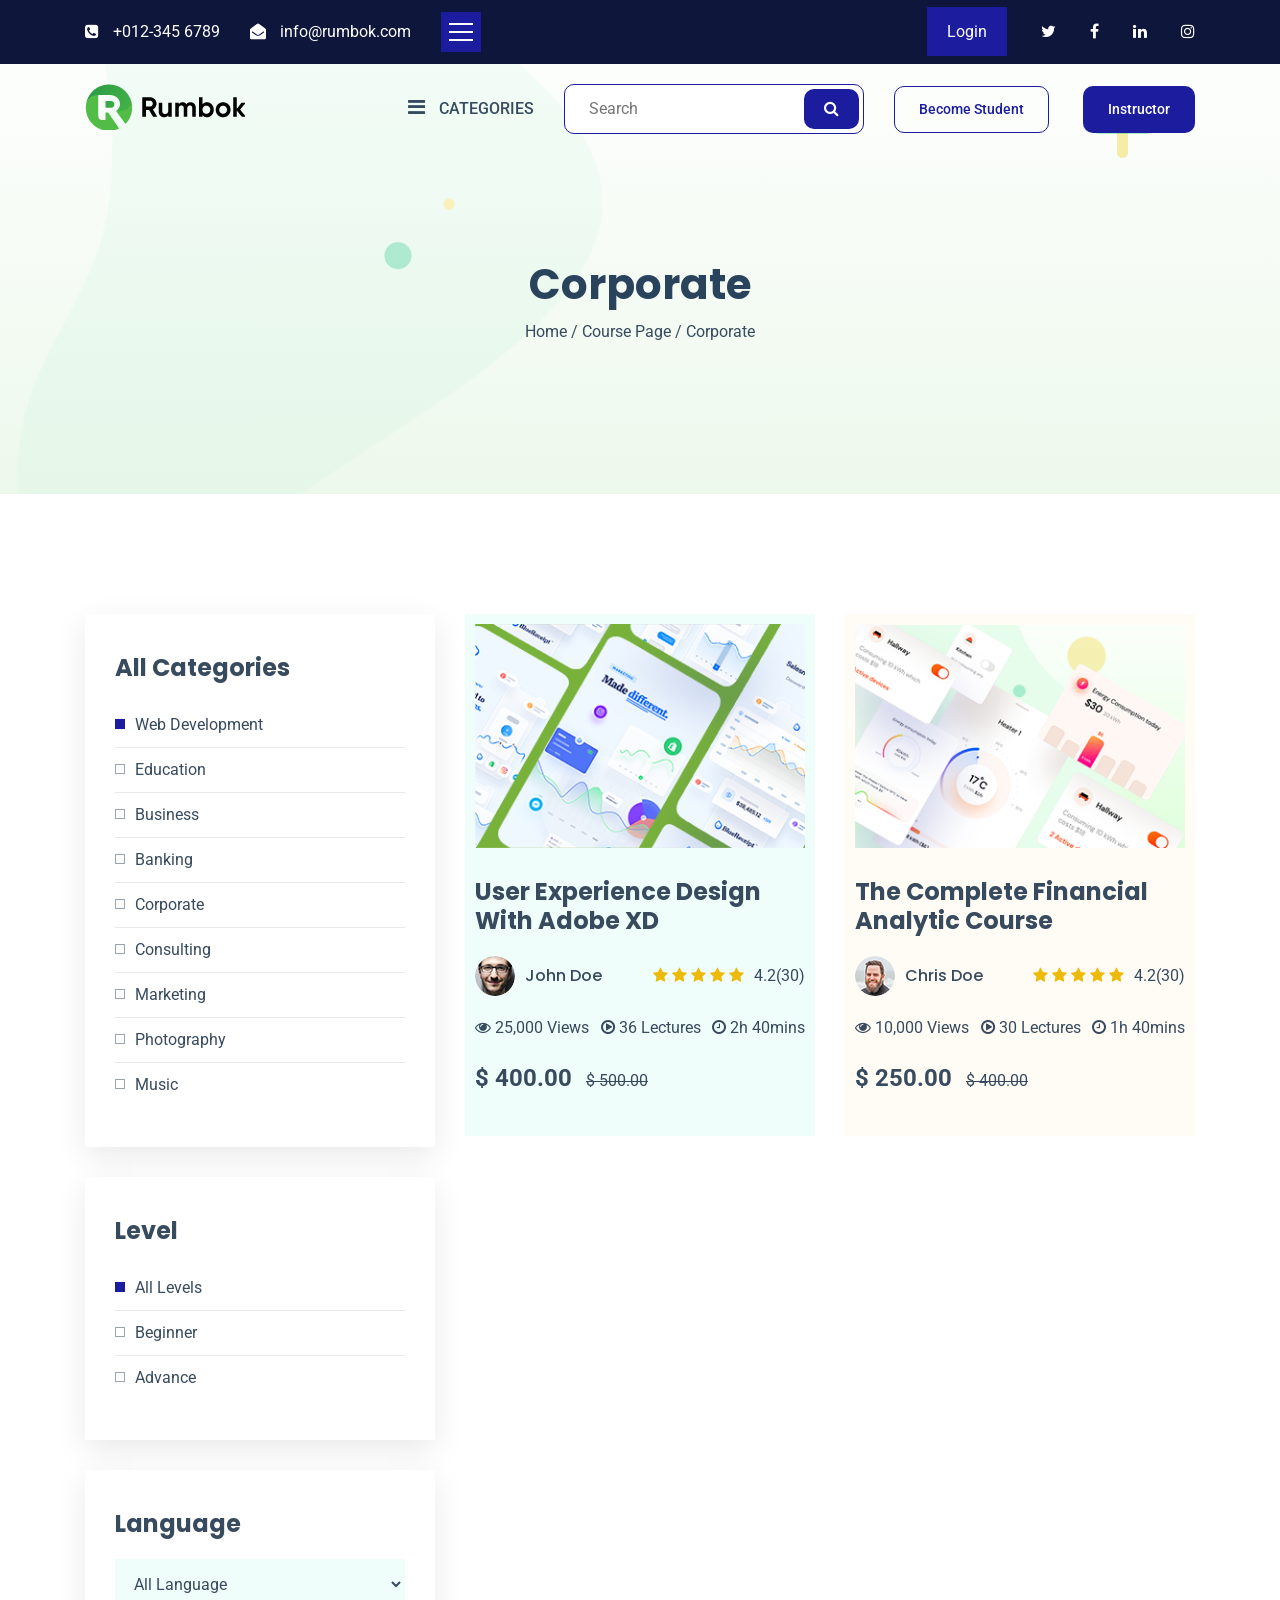
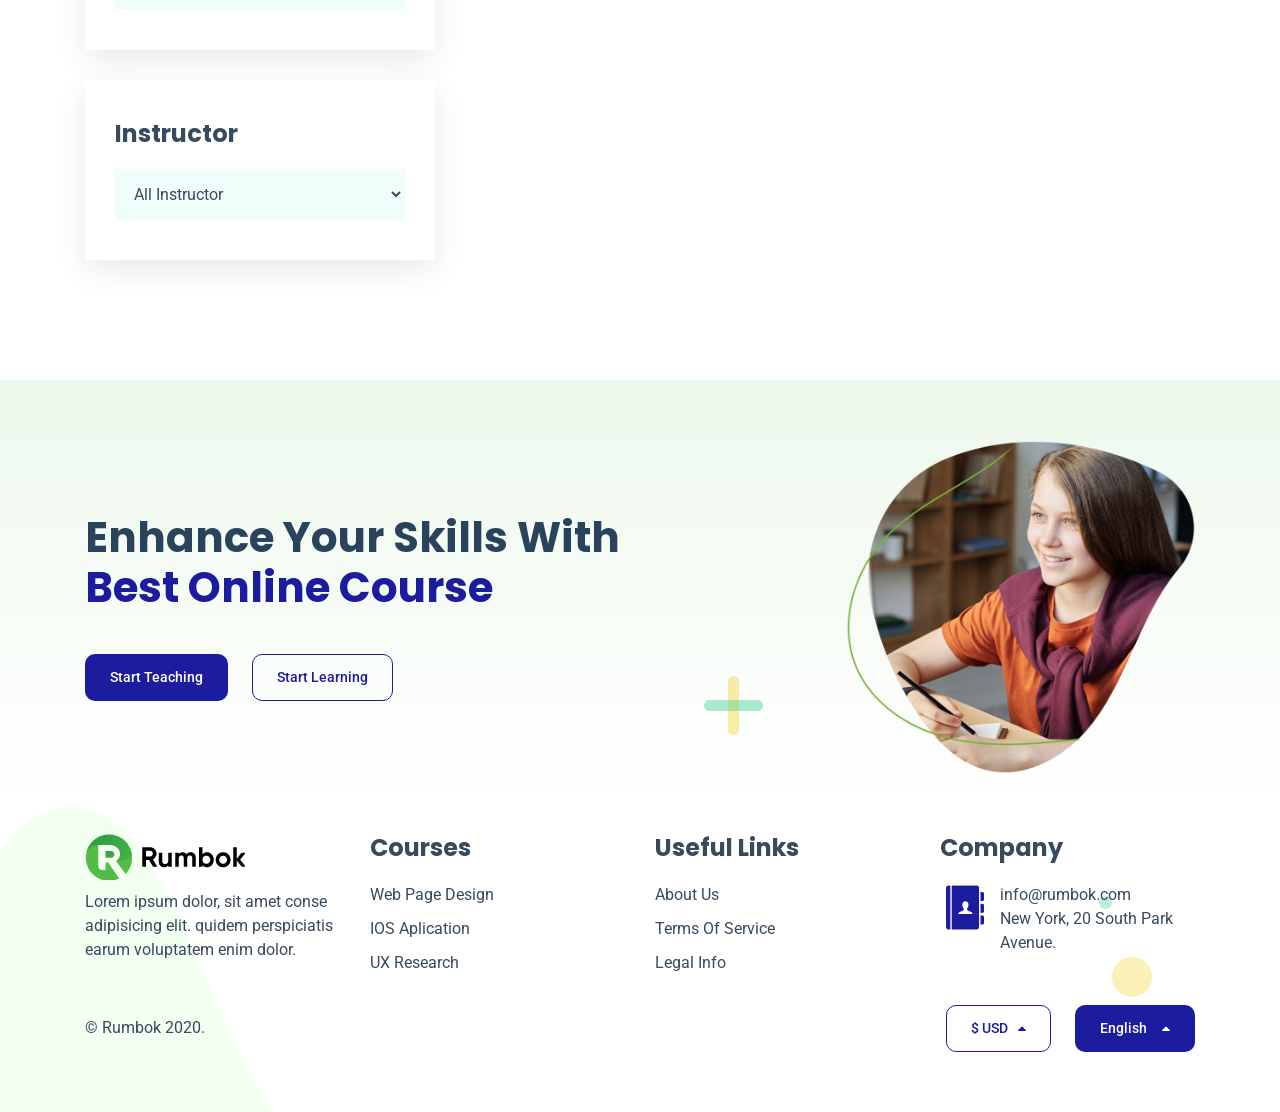
<file: corporate.html>
<!DOCTYPE html>
<html lang="en">
    
<!-- Mirrored from rumbok.softtechthemes.com/rumbok/corporate.html by HTTrack Website Copier/3.x [XR&CO'2014], Sun, 17 Apr 2022 10:52:21 GMT -->
<head>
        <!-- Required Meta Tags -->
        <meta charset="UTF-8">
        <meta name="viewport" content="width=device-width, initial-scale=1.0">
        <meta http-equiv="X-UA-Compatible" content="ie=edge">

        <!-- Page Title -->
        <title>Rumbok Learning Management System</title>

        <!-- Favicon Icon -->
        <link rel="shortcut icon" href="favicon.png">

        <!-- CSS Files -->
        <link rel="stylesheet" href="assets/css/animate.css">
        <link rel="stylesheet" href="assets/css/bootstrap.min.css">
        <link rel="stylesheet" href="assets/css/font-awesome.min.css">
        <link rel="stylesheet" href="assets/css/icofont.css">
        <link rel="stylesheet" href="assets/css/slick.css">
        <link rel="stylesheet" href="assets/css/magnific-popup.css">
        <link rel="stylesheet" href="assets/css/style.css">
    </head>

    <body>
        <!-- Preloader Starts -->
        <div class="preloader" id="preloader">
            <div class="preloader-inner">
                <div class="spinner">
                    <div class="bounce1"></div>
                    <div class="bounce2"></div>
                    <div class="bounce3"></div>
                </div>
            </div>
        </div>

        <!-- Main Menu -->
        <div class="main-menu">
            <div class="menu-logo">
                <a href="index-2.html"><img src="assets/images/logo-both-color.png" alt="logo"></a>
            </div>
            <ul>
                <li class="have-submenu"><a href="#">home</a>
                    <ul class="sub-menu">
                        <li><a href="index-2.html">home 01</a></li>
                        <li><a href="home-2.html">home 02</a></li>
                    </ul>
                </li>
                <li><a href="about.html">about</a></li>
                <li class="have-submenu"><a href="#">course</a>
                    <ul class="sub-menu">
                        <li><a href="web-development.html">web development</a></li>
                        <li><a href="education.html">education</a></li>
                        <li><a href="business.html">business</a></li>
                        <li><a href="banking.html">banking</a></li>
                        <li><a href="corporate.html">corporate</a></li>
                        <li><a href="consulting.html">consulting</a></li>
                        <li><a href="marketing.html">marketing</a></li>
                        <li><a href="photography.html">photography</a></li>
                        <li><a href="music.html">music</a></li>
                    </ul>
                </li>
                <li><a href="course-details.html">course details</a></li>
                <li><a href="course-video.html">course video</a></li>
                <li><a href="package.html">package</a></li>
                <li><a href="instructor-details.html">instructor details</a></li>
                <li><a href="cart.html">cart</a></li>
                <li><a href="purchase.html">purchase</a></li>
                <li class="have-submenu"><a href="#">blog</a>
                    <ul class="sub-menu">
                        <li><a href="blog.html">blog</a></li>
                        <li><a href="blog-details.html">blog details</a></li>
                    </ul>
                </li>
                <li><a href="contact.html">contact</a></li>
                <li><a href="login.html">log in</a></li>
                <li><a href="signup.html">sign up</a></li>
                <li><a href="404.html">404</a></li>
            </ul>
        </div>

        <!-- Header Section Starts -->
        <header class="header-section">
            <!-- Header Info Starts -->
            <div class="header-info">
                <div class="container">
                    <div class="row align-items-center">
                        <div class="col-sm-6">
                            <div class="info-left">
                                <div class="phone-part">
                                    <i class="fa fa-phone-square"></i>
                                    <span><a href="#">+012-345 6789</a></span>
                                </div>
                                <div class="email-part">
                                    <i class="fa fa-envelope-open"></i>
                                    <span><a href="#">info@rumbok.com</a></span>
                                </div>
                                <div class="menu-toggle-bar">
                                    <div class="custom-bars">
                                        <div class="custom-bar bar-1"></div>
                                        <div class="custom-bar bar-2"></div>
                                        <div class="custom-bar bar-3"></div>
                                    </div>
                                </div>
                            </div>
                        </div>
                        <div class="col-sm-6">
                            <div class="info-right">
                                <ul>
                                    <li class="login-button"><a href="login.html">login</a></li>
                                    <li><a href="#"><i class="fa fa-twitter"></i></a></li>
                                    <li><a href="#"><i class="fa fa-facebook"></i></a></li>
                                    <li><a href="#"><i class="fa fa-linkedin"></i></a></li>
                                    <li><a href="#"><i class="fa fa-instagram"></i></a></li>
                                </ul>
                            </div>
                        </div>
                    </div>
                </div>
            </div>
            <!-- main Header Starts -->
            <div class="main-header">
                <div class="container">
                    <div class="row">
                        <div class="col-lg-3">
                            <div class="header-logo">
                                <a href="index-2.html"><img src="assets/images/logo.png" alt="logo"></a>
                            </div>
                        </div>
                        <div class="col-lg-9">
                            <div class="main-header-right">
                                <!-- Category Dropdown Starts -->
                                <div class="category-dropdown">
                                    <div class="menu-bar">
                                        <i class="fa fa-bars"></i>
                                        <span>categories</span>
                                    </div>
                                    <div class="category-menu">
                                        <ul>
                                            <li><a href="web-development.html">web development</a></li>
                                            <li><a href="education.html">education</a></li>
                                            <li class="have-submenu"><a href="#">business</a>
                                                <ul class="sub-menu">
                                                    <li><a href="banking.html">banking sector</a></li>
                                                    <li><a href="corporate.html">corporate sector</a></li>
                                                    <li><a href="consulting.html">consulting</a></li>
                                                </ul>
                                            </li>
                                            <li><a href="marketing.html">marketing</a></li>
                                            <li><a href="photography.html">photography</a></li>
                                            <li><a href="music.html">music</a></li>
                                        </ul>
                                    </div>
                                </div>
                                <div class="header-search">
                                    <form action="#">
                                        <input type="text" placeholder="Search">
                                        <button type="submit"><i class="fa fa-search"></i></button>
                                    </form>
                                </div>
                                <div class="header-button">
                                    <a href="signup.html" class="template-button-2">become student</a>
                                    <a href="instructor-details.html" class="template-button">instructor</a>
                                </div>
                            </div>
                        </div>
                    </div>
                </div>
            </div>
        </header>

        <!-- Breadcrumb Section Starts -->
        <section class="breadcrumb-section">
            <div class="breadcrumb-shape">
                <img src="assets/images/round-shape-2.png" alt="shape" class="hero-round-shape-2 item-moveTwo">
                <img src="assets/images/plus-sign.png" alt="shape" class="hero-plus-sign item-rotate">
            </div>
            <div class="container">
                <div class="row">
                    <div class="col-lg-12">
                        <h2>corporate</h2>
                        <div class="breadcrumb-link margin-top-10">
                            <span><a href="index-2.html">home</a> / <a href="course.html">course page</a> / corporate</span>
                        </div>
                    </div>
                </div>
            </div>
        </section>

        <!-- Course Category Section Starts -->
        <section class="course-category-section padding-top-120 padding-bottom-90">
            <div class="container">
                <div class="row">
                    <div class="col-lg-4">
                        <div class="course-category-sidebar">
                            <div class="lms-single-widget">
                                <div class="lms-widget-title">
                                    <h4>all categories</h4>
                                </div>
                                <ul>
                                    <li class="active"><a href="web-development.html">web development</a></li>
                                    <li><a href="education.html">education</a></li>
                                    <li><a href="business.html">business</a></li>
                                    <li><a href="banking.html">banking</a></li>
                                    <li><a href="corporate.html">corporate</a></li>
                                    <li><a href="consulting.html">consulting</a></li>
                                    <li><a href="marketing.html">marketing</a></li>
                                    <li><a href="photography.html">photography</a></li>
                                    <li><a href="music.html">music</a></li>
                                </ul>
                            </div>
                            <div class="lms-single-widget">
                                <div class="lms-widget-title">
                                    <h4>level</h4>
                                </div>
                                <ul>
                                    <li class="active"><a href="#">all levels</a></li>
                                    <li><a href="#">beginner</a></li>
                                    <li><a href="#">advance</a></li>
                                </ul>
                            </div>
                            <div class="lms-single-widget">
                                <div class="lms-widget-title">
                                    <h4>language</h4>
                                </div>
                                <select name="language" id="language">
                                    <option value="all language">all language</option>
                                    <option value="english">english</option>
                                    <option value="bengali">bengali</option>
                                    <option value="arabic">arabic</option>
                                  </select>
                            </div>
                            <div class="lms-single-widget">
                                <div class="lms-widget-title">
                                    <h4>instructor</h4>
                                </div>
                                <select name="instructor" id="instructor">
                                    <option value="all instructor">all instructor</option>
                                    <option value="arya stark">arya stark</option>
                                    <option value="john snow">john snow</option>
                                    <option value="devid walter">devid walter</option>
                                  </select>
                            </div>
                        </div>
                    </div>
                    <div class="col-lg-8">
                        <div class="row">
                            <div class="col-md-6">
                                <div class="single-course-item">
                                    <div class="course-image">
                                        <img src="assets/images/course-image-1.png" alt="image">
                                    </div>
                                    <div class="course-content margin-top-30">
                                        <div class="course-title">
                                            <h4>user experience design with adobe XD</h4>
                                        </div>
                                        <div class="course-instructor-rating margin-top-20">
                                            <div class="course-instructor">
                                                <img src="assets/images/course-instructor-1.png" alt="instructor">
                                                <h6>john doe</h6>
                                            </div>
                                            <div class="course-rating">
                                                <ul>
                                                    <li><i class="fa fa-star"></i></li>
                                                    <li><i class="fa fa-star"></i></li>
                                                    <li><i class="fa fa-star"></i></li>
                                                    <li><i class="fa fa-star"></i></li>
                                                    <li><i class="fa fa-star"></i></li>
                                                </ul>
                                                <span>4.2(30)</span>
                                            </div>
                                        </div>
                                        <div class="course-info margin-top-20">
                                            <div class="course-view">
                                                <i class="fa fa-eye"></i>
                                                <span>25,000 views</span>
                                            </div>
                                            <div class="course-video">
                                                <i class="fa fa-play-circle-o"></i>
                                                <span>36 lectures</span>
                                            </div>
                                            <div class="course-time">
                                                <i class="fa fa-clock-o"></i>
                                                <span>2h 40mins</span>
                                            </div>
                                        </div>
                                        <div class="course-price-cart margin-top-20">
                                            <div class="course-price">
                                                <span class="span-big">$ 400.00</span>
                                                <span class="span-cross">$ 500.00</span>
                                            </div>
                                        </div>
                                    </div>
                                    <div class="hover-state">
                                        <span class="heart-icon"><i class="fa fa-heart-o"></i></span>
                                        <span class="title-tag">by instructor</span>
                                        <div class="course-title margin-top-10">
                                            <h4><a href="#">user experience design with adobe XD</a></h4>
                                        </div>
                                        <div class="course-price-info margin-top-20">
                                            <span class="best-seller">best seller</span>
                                            <span class="course-category"><a href="#">web design</a></span>
                                            <span class="course-price">$ 400.00</span>
                                        </div>
                                        <div class="course-info margin-top-30">
                                            <div class="course-enroll">
                                                <span>enrolled 0</span>
                                            </div>
                                            <div class="course-video">
                                                <i class="fa fa-play-circle-o"></i>
                                                <span>36 lectures</span>
                                            </div>
                                            <div class="course-time">
                                                <i class="fa fa-clock-o"></i>
                                                <span>2h 40mins</span>
                                            </div>
                                        </div>
                                        <p class="margin-top-20">Learn WordPress like a Professional! Start from the basics and go all the way to creating your own applications and website!</p>
                                        <ul class="margin-top-20">
                                            <li><i class="fa fa-circle-o"></i><span>Lorem ipsum dolor sit amet.</span></li>
                                            <li><i class="fa fa-circle-o"></i><span>Consectetur adipisicing elit.</span></li>
                                            <li><i class="fa fa-circle-o"></i><span>Placeat dolore quaerat itaque.</span></li>
                                        </ul>
                                        <div class="preview-button margin-top-20">
                                            <a href="#" class="template-button">course preview</a>
                                            <a href="#" class="template-button margin-left-10">add to cart</a>
                                        </div>
                                    </div>
                                </div>
                            </div>
                            <div class="col-md-6">
                                <div class="single-course-item diffrent-bg-color">
                                    <div class="course-image">
                                        <img src="assets/images/course-image-2.png" alt="image">
                                    </div>
                                    <div class="course-content margin-top-30">
                                        <div class="course-title">
                                            <h4>the complete financial analytic course</h4>
                                        </div>
                                        <div class="course-instructor-rating margin-top-20">
                                            <div class="course-instructor">
                                                <img src="assets/images/course-instructor-2.png" alt="instructor">
                                                <h6>chris doe</h6>
                                            </div>
                                            <div class="course-rating">
                                                <ul>
                                                    <li><i class="fa fa-star"></i></li>
                                                    <li><i class="fa fa-star"></i></li>
                                                    <li><i class="fa fa-star"></i></li>
                                                    <li><i class="fa fa-star"></i></li>
                                                    <li><i class="fa fa-star"></i></li>
                                                </ul>
                                                <span>4.2(30)</span>
                                            </div>
                                        </div>
                                        <div class="course-info margin-top-20">
                                            <div class="course-view">
                                                <i class="fa fa-eye"></i>
                                                <span>10,000 views</span>
                                            </div>
                                            <div class="course-video">
                                                <i class="fa fa-play-circle-o"></i>
                                                <span>30 lectures</span>
                                            </div>
                                            <div class="course-time">
                                                <i class="fa fa-clock-o"></i>
                                                <span>1h 40mins</span>
                                            </div>
                                        </div>
                                        <div class="course-price-cart margin-top-20">
                                            <div class="course-price">
                                                <span class="span-big">$ 250.00</span>
                                                <span class="span-cross">$ 400.00</span>
                                            </div>
                                        </div>
                                    </div>
                                    <div class="hover-state">
                                        <span class="heart-icon"><i class="fa fa-heart-o"></i></span>
                                        <span class="title-tag">by instructor</span>
                                        <div class="course-title margin-top-10">
                                            <h4><a href="#">the complete financial analytic course</a></h4>
                                        </div>
                                        <div class="course-price-info margin-top-20">
                                            <span class="best-seller">best seller</span>
                                            <span class="course-category"><a href="#">web design</a></span>
                                            <span class="course-price">$ 250.00</span>
                                        </div>
                                        <div class="course-info margin-top-30">
                                            <div class="course-enroll">
                                                <span>enrolled 0</span>
                                            </div>
                                            <div class="course-video">
                                                <i class="fa fa-play-circle-o"></i>
                                                <span>36 lectures</span>
                                            </div>
                                            <div class="course-time">
                                                <i class="fa fa-clock-o"></i>
                                                <span>2h 40mins</span>
                                            </div>
                                        </div>
                                        <p class="margin-top-20">Learn WordPress like a Professional! Start from the basics and go all the way to creating your own applications and website!</p>
                                        <ul class="margin-top-20">
                                            <li><i class="fa fa-circle-o"></i><span>Lorem ipsum dolor sit amet.</span></li>
                                            <li><i class="fa fa-circle-o"></i><span>Consectetur adipisicing elit.</span></li>
                                            <li><i class="fa fa-circle-o"></i><span>Placeat dolore quaerat itaque.</span></li>
                                        </ul>
                                        <div class="preview-button margin-top-20">
                                            <a href="#" class="template-button">course preview</a>
                                            <a href="#" class="template-button margin-left-10">add to cart</a>
                                        </div>
                                    </div>
                                </div>
                            </div>
                        </div>
                    </div>
                </div>
            </div>
        </section>

        <!-- CTA Section Starts -->
        <section class="cta-section gradient-bg padding-top-60 padding-bottom-30">
            <div class="cta-shape">
                <img src="assets/images/plus-sign.png" alt="image" class="plus-sign item-rotate">
            </div>
            <div class="container">
                <div class="row align-items-center">
                    <div class="col-lg-6">
                        <div class="section-title margin-bottom-40">
                            <h2>enhance your skills with <span>best online course</span></h2>
                        </div>
                        <div class="cta-button">
                            <a href="#" class="template-button margin-right-20">start teaching</a>
                            <a href="#" class="template-button-2">start learning</a>
                        </div>
                    </div>
                    <div class="col-xl-4 offset-xl-2 col-lg-6">
                        <div class="cta-image">
                            <img src="assets/images/cta-image.png" alt="image">
                        </div>
                    </div>
                </div>
            </div>
        </section>

        <!-- Footer Section Starts -->
        <footer class="footer-section padding-top-30 padding-bottom-60">
            <div class="footer-shape">
                <img src="assets/images/round-shape-3.png" alt="shape" class="round-shape-3">
            </div>
            <div class="container">
                <div class="footer-widget-section">
                    <div class="row">
                        <div class="col-lg-3 col-md-6">
                            <div class="footer-widget">
                                <div class="footer-logo">
                                    <a href="index-2.html"><img src="assets/images/logo.png" alt="logo"></a>
                                </div>
                                <p>Lorem ipsum dolor, sit amet conse adipisicing elit. quidem perspiciatis earum voluptatem enim dolor.</p>
                            </div>
                        </div>
                        <div class="col-lg-3 col-md-6">
                            <div class="footer-widget">
                                <div class="widget-title">
                                    <h4 class="title">courses</h4>
                                </div>
                                <ul>
                                    <li><a href="#">web page design</a></li>
                                    <li><a href="#">IOS aplication</a></li>
                                    <li><a href="#">UX research</a></li>
                                </ul>
                            </div>
                        </div>
                        <div class="col-lg-3 col-md-6">
                            <div class="footer-widget">
                                <div class="widget-title">
                                    <h4 class="title">useful links</h4>
                                </div>
                                <ul>
                                    <li><a href="#">about us</a></li>
                                    <li><a href="#">terms of service</a></li>
                                    <li><a href="#">legal info</a></li>
                                </ul>
                            </div>
                        </div>
                        <div class="col-lg-3 col-md-6">
                            <div class="footer-widget">
                                <div class="widget-title">
                                    <h4 class="title">company</h4>
                                </div>
                                <div class="company-address d-flex">
                                    <div class="address-icon template-icon green-icon margin-right-10">
                                        <i class="icofont-address-book"></i>
                                    </div>
                                    <div class="address-info">
                                        info@rumbok.com <br>
                                        <span>new york, 20 south park avenue.</span>
                                    </div>
                                </div>
                            </div>
                        </div>
                    </div>
                </div>
                <div class="footer-copyright-section">
                    <div class="row align-items-center">
                        <div class="col-sm-5">
                            <div class="copyright-text">
                                <span>&copy; rumbok 2020.</span>
                            </div>
                        </div>
                        <div class="col-sm-7">
                            <div class="copyright-button">
                                <div class="dropup-item item-1">
                                    <button class="template-button-2" type="button">
                                        <span class="margin-right-10">$ USD</span><i class="fa fa-caret-up"></i>
                                    </button>
                                    <ul class="toggle-box box-1">
                                        <li><a href="#">$ 500</a></li>
                                        <li><a href="#">$ 700</a></li>
                                    </ul>
                                </div>
                                <div class="dropup-item item-2 margin-left-20">
                                    <button class="template-button" type="button">
                                        <span class="margin-right-10">English</span><i class="fa fa-caret-up"></i>
                                    </button>
                                    <ul class="toggle-box box-2">
                                        <li><a href="#">Bengali</a></li>
                                        <li><a href="#">Arabic</a></li>
                                    </ul>
                                </div>
                            </div>
                        </div>
                    </div>
                </div>
            </div>
        </footer>


        <!-- Javascript Files -->
        <script src="assets/js/vendor/jquery-2.2.4.min.js"></script>
        <script src="assets/js/vendor/bootstrap.min.js"></script>
        <script src="assets/js/vendor/slick.min.js"></script>
        <script src="assets/js/vendor/counterup.min.js"></script>
        <script src="assets/js/vendor/waypoints.min.js"></script>
        <script src="assets/js/vendor/jquery.magnific-popup.js"></script>
        <script src="assets/js/vendor/isotop.min.js"></script>
        <script src="assets/js/vendor/barfiller.js"></script>
        <script src="assets/js/vendor/countdown.js"></script>
        <script src="assets/js/vendor/easing.min.js"></script>
        <script src="assets/js/vendor/wow.min.js"></script>
        <script src="assets/js/main.js"></script>
    </body>

<!-- Mirrored from rumbok.softtechthemes.com/rumbok/corporate.html by HTTrack Website Copier/3.x [XR&CO'2014], Sun, 17 Apr 2022 10:52:21 GMT -->
</html>
</file>
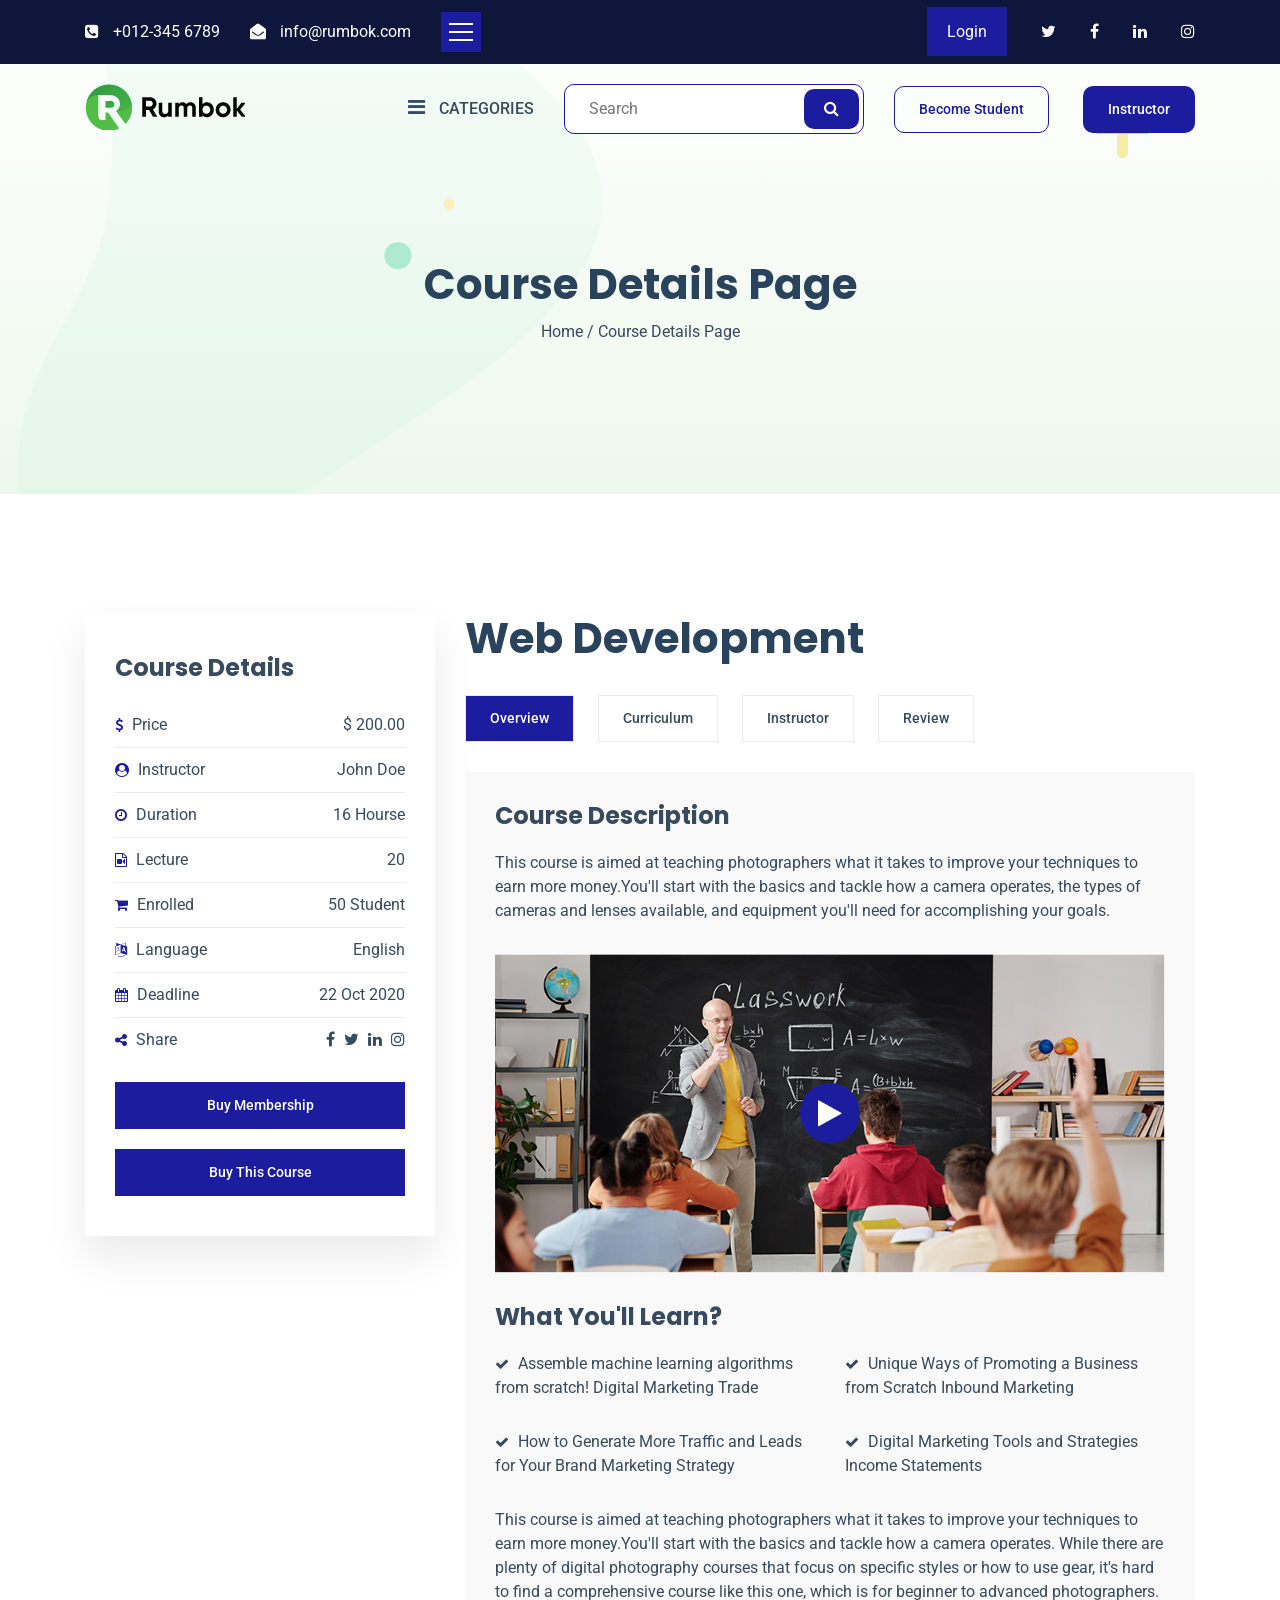
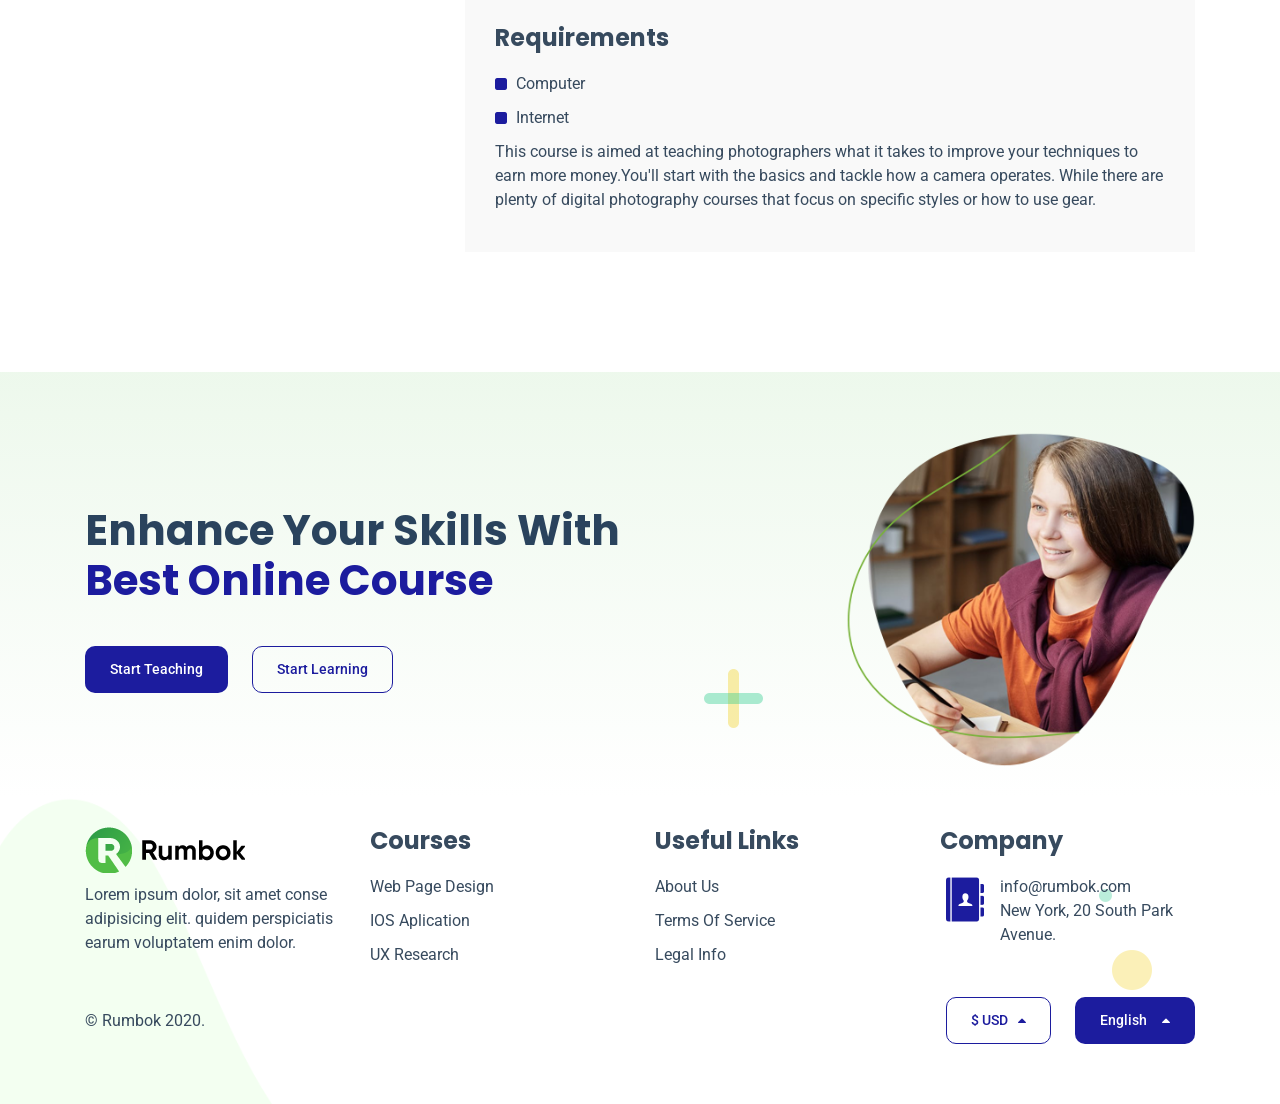
<file: course-details.html>
<!DOCTYPE html>
<html lang="en">
    
<!-- Mirrored from rumbok.softtechthemes.com/rumbok/course-details.html by HTTrack Website Copier/3.x [XR&CO'2014], Sun, 17 Apr 2022 10:52:21 GMT -->
<head>
        <!-- Required Meta Tags -->
        <meta charset="UTF-8">
        <meta name="viewport" content="width=device-width, initial-scale=1.0">
        <meta http-equiv="X-UA-Compatible" content="ie=edge">

        <!-- Page Title -->
        <title>Rumbok Learning Management System</title>

        <!-- Favicon Icon -->
        <link rel="shortcut icon" href="favicon.png">

        <!-- CSS Files -->
        <link rel="stylesheet" href="assets/css/animate.css">
        <link rel="stylesheet" href="assets/css/bootstrap.min.css">
        <link rel="stylesheet" href="assets/css/font-awesome.min.css">
        <link rel="stylesheet" href="assets/css/icofont.css">
        <link rel="stylesheet" href="assets/css/slick.css">
        <link rel="stylesheet" href="assets/css/magnific-popup.css">
        <link rel="stylesheet" href="assets/css/barfiller.css">
        <link rel="stylesheet" href="assets/css/style.css">
    </head>

    <body>
        <!-- Preloader Starts -->
        <div class="preloader" id="preloader">
            <div class="preloader-inner">
                <div class="spinner">
                    <div class="bounce1"></div>
                    <div class="bounce2"></div>
                    <div class="bounce3"></div>
                </div>
            </div>
        </div>

        <!-- Main Menu -->
        <div class="main-menu">
            <div class="menu-logo">
                <a href="index-2.html"><img src="assets/images/logo-both-color.png" alt="logo"></a>
            </div>
            <ul>
                <li class="have-submenu"><a href="#">home</a>
                    <ul class="sub-menu">
                        <li><a href="index-2.html">home 01</a></li>
                        <li><a href="home-2.html">home 02</a></li>
                    </ul>
                </li>
                <li><a href="about.html">about</a></li>
                <li class="have-submenu"><a href="#">course</a>
                    <ul class="sub-menu">
                        <li><a href="web-development.html">web development</a></li>
                        <li><a href="education.html">education</a></li>
                        <li><a href="business.html">business</a></li>
                        <li><a href="banking.html">banking</a></li>
                        <li><a href="corporate.html">corporate</a></li>
                        <li><a href="consulting.html">consulting</a></li>
                        <li><a href="marketing.html">marketing</a></li>
                        <li><a href="photography.html">photography</a></li>
                        <li><a href="music.html">music</a></li>
                    </ul>
                </li>
                <li><a href="course-details.html">course details</a></li>
                <li><a href="course-video.html">course video</a></li>
                <li><a href="package.html">package</a></li>
                <li><a href="instructor-details.html">instructor details</a></li>
                <li><a href="cart.html">cart</a></li>
                <li><a href="purchase.html">purchase</a></li>
                <li class="have-submenu"><a href="#">blog</a>
                    <ul class="sub-menu">
                        <li><a href="blog.html">blog</a></li>
                        <li><a href="blog-details.html">blog details</a></li>
                    </ul>
                </li>
                <li><a href="contact.html">contact</a></li>
                <li><a href="login.html">log in</a></li>
                <li><a href="signup.html">sign up</a></li>
                <li><a href="404.html">404</a></li>
            </ul>
        </div>

        <!-- Header Section Starts -->
        <header class="header-section">
            <!-- Header Info Starts -->
            <div class="header-info">
                <div class="container">
                    <div class="row align-items-center">
                        <div class="col-sm-6">
                            <div class="info-left">
                                <div class="phone-part">
                                    <i class="fa fa-phone-square"></i>
                                    <span><a href="#">+012-345 6789</a></span>
                                </div>
                                <div class="email-part">
                                    <i class="fa fa-envelope-open"></i>
                                    <span><a href="#">info@rumbok.com</a></span>
                                </div>
                                <div class="menu-toggle-bar">
                                    <div class="custom-bars">
                                        <div class="custom-bar bar-1"></div>
                                        <div class="custom-bar bar-2"></div>
                                        <div class="custom-bar bar-3"></div>
                                    </div>
                                </div>
                            </div>
                        </div>
                        <div class="col-sm-6">
                            <div class="info-right">
                                <ul>
                                    <li class="login-button"><a href="login.html">login</a></li>
                                    <li><a href="#"><i class="fa fa-twitter"></i></a></li>
                                    <li><a href="#"><i class="fa fa-facebook"></i></a></li>
                                    <li><a href="#"><i class="fa fa-linkedin"></i></a></li>
                                    <li><a href="#"><i class="fa fa-instagram"></i></a></li>
                                </ul>
                            </div>
                        </div>
                    </div>
                </div>
            </div>
            <!-- main Header Starts -->
            <div class="main-header">
                <div class="container">
                    <div class="row">
                        <div class="col-lg-3">
                            <div class="header-logo">
                                <a href="index-2.html"><img src="assets/images/logo.png" alt="logo"></a>
                            </div>
                        </div>
                        <div class="col-lg-9">
                            <div class="main-header-right">
                                <!-- Category Dropdown Starts -->
                                <div class="category-dropdown">
                                    <div class="menu-bar">
                                        <i class="fa fa-bars"></i>
                                        <span>categories</span>
                                    </div>
                                    <div class="category-menu">
                                        <ul>
                                            <li><a href="web-development.html">web development</a></li>
                                            <li><a href="education.html">education</a></li>
                                            <li class="have-submenu"><a href="#">business</a>
                                                <ul class="sub-menu">
                                                    <li><a href="banking.html">banking sector</a></li>
                                                    <li><a href="corporate.html">corporate sector</a></li>
                                                    <li><a href="consulting.html">consulting</a></li>
                                                </ul>
                                            </li>
                                            <li><a href="marketing.html">marketing</a></li>
                                            <li><a href="photography.html">photography</a></li>
                                            <li><a href="music.html">music</a></li>
                                        </ul>
                                    </div>
                                </div>
                                <div class="header-search">
                                    <form action="#">
                                        <input type="text" placeholder="Search">
                                        <button type="submit"><i class="fa fa-search"></i></button>
                                    </form>
                                </div>
                                <div class="header-button">
                                    <a href="signup.html" class="template-button-2">become student</a>
                                    <a href="instructor-details.html" class="template-button">instructor</a>
                                </div>
                            </div>
                        </div>
                    </div>
                </div>
            </div>
        </header>

        <!-- Breadcrumb Section Starts -->
        <section class="breadcrumb-section">
            <div class="breadcrumb-shape">
                <img src="assets/images/round-shape-2.png" alt="shape" class="hero-round-shape-2 item-moveTwo">
                <img src="assets/images/plus-sign.png" alt="shape" class="hero-plus-sign item-rotate">
            </div>
            <div class="container">
                <div class="row">
                    <div class="col-lg-12">
                        <h2>course details page</h2>
                        <div class="breadcrumb-link margin-top-10">
                            <span><a href="index-2.html">home</a> / course details page</span>
                        </div>
                    </div>
                </div>
            </div>
        </section>

        <!-- Course Details Section Starts -->
        <section class="course-details-section padding-120">
            <div class="container">
                <div class="row">
                    <div class="col-lg-4">
                        <div class="course-details-sidebar">
                            <div class="course-details-widget">
                                <div class="course-widget-title">
                                    <h4>course details</h4>
                                </div>
                                <div class="course-widget-items">
                                    <div class="single-item">
                                        <div class="item-left">
                                            <span><i class="fa fa-usd"></i> price</span>
                                        </div>
                                        <div class="item-right">
                                            <span>$ 200.00</span>
                                        </div>
                                    </div>
                                    <div class="single-item">
                                        <div class="item-left">
                                            <span><i class="fa fa-user-circle"></i> instructor</span>
                                        </div>
                                        <div class="item-right">
                                            <span>john doe</span>
                                        </div>
                                    </div>
                                    <div class="single-item">
                                        <div class="item-left">
                                            <span><i class="fa fa-clock-o"></i> duration</span>
                                        </div>
                                        <div class="item-right">
                                            <span>16 hourse</span>
                                        </div>
                                    </div>
                                    <div class="single-item">
                                        <div class="item-left">
                                            <span><i class="fa fa-file-video-o"></i> lecture</span>
                                        </div>
                                        <div class="item-right">
                                            <span>20</span>
                                        </div>
                                    </div>
                                    <div class="single-item">
                                        <div class="item-left">
                                            <span><i class="fa fa-shopping-cart"></i> enrolled</span>
                                        </div>
                                        <div class="item-right">
                                            <span>50 student</span>
                                        </div>
                                    </div>
                                    <div class="single-item">
                                        <div class="item-left">
                                            <span><i class="fa fa-language"></i> language</span>
                                        </div>
                                        <div class="item-right">
                                            <span>english</span>
                                        </div>
                                    </div>
                                    <div class="single-item">
                                        <div class="item-left">
                                            <span><i class="fa fa-calendar"></i> deadline</span>
                                        </div>
                                        <div class="item-right">
                                            <span>22 oct 2020</span>
                                        </div>
                                    </div>
                                    <div class="single-item">
                                        <div class="item-left">
                                            <span><i class="fa fa-share-alt"></i> share</span>
                                        </div>
                                        <div class="item-right">
                                            <ul>
                                                <li><a href="#"><i class="fa fa-facebook"></i></a></li>
                                                <li><a href="#"><i class="fa fa-twitter"></i></a></li>
                                                <li><a href="#"><i class="fa fa-linkedin"></i></a></li>
                                                <li><a href="#"><i class="fa fa-instagram"></i></a></li>
                                            </ul>
                                        </div>
                                    </div>
                                </div>
                                <div class="course-widget-buttons">
                                    <a href="#" class="template-button">buy membership</a>
                                    <a href="#" class="template-button">buy this course</a>
                                </div>
                            </div>
                        </div>
                    </div>
                    <div class="col-lg-8">
                        <div class="course-details-title">
                            <h2>web development</h2>
                        </div>
                        <div class="course-details-tab">
                            <div class="tab">
                                <ul>
                                    <li class="tab-one active">
                                        <span>overview</span>
                                    </li>
                                    <li class="tab-two">
                                        <span>curriculum</span>
                                    </li>
                                    <li class="tab-three">
                                        <span>instructor</span>
                                    </li>
                                    <li class="tab-four">
                                        <span>review</span>
                                    </li>
                                </ul>
                            </div>
                            <div class="tab-content margin-top-30">
                                <div class="tab-one-content tab-content-bg overview-content lost active">
                                    <h4>course description</h4>
                                    <p class="margin-top-20">This course is aimed at teaching photographers what it takes to improve your techniques to earn more money.You'll start with the basics and tackle how a camera operates, the types of cameras and lenses available, and equipment you'll need for accomplishing your goals.</p>
                                    <div class="overview-video margin-top-30">
                                        <img src="assets/images/blog-image-2.jpg" alt="thumbnail">
                                        <div class="video-play-button">
                                            <a href="https://www.youtube.com/watch?v=8AGgbIQyqR8" class="button-video">
                                                <i class="fa fa-play"></i>
                                            </a>
                                        </div>
                                    </div>
                                    <div class="overview-title margin-top-30">
                                        <h4>what you'll learn?</h4>
                                    </div>
                                    <div class="row">
                                        <div class="col-lg-6">
                                            <ul class="learn-item">
                                                <li><i class="fa fa-check"></i> Assemble machine learning algorithms from scratch! Digital Marketing Trade<span></span></li>
                                            </ul>
                                        </div>
                                        <div class="col-lg-6">
                                            <ul class="learn-item">
                                                <li><i class="fa fa-check"></i> <span> Unique Ways of Promoting a Business from Scratch Inbound Marketing</span></li>
                                            </ul>
                                        </div>
                                        <div class="col-lg-6">
                                            <ul class="learn-item">
                                                <li><i class="fa fa-check"></i> <span>How to Generate More Traffic and Leads for Your Brand Marketing Strategy</span></li>
                                            </ul>
                                        </div>
                                        <div class="col-lg-6">
                                            <ul class="learn-item">
                                                <li><i class="fa fa-check"></i> <span>Digital Marketing Tools and Strategies Income Statements</span></li>
                                            </ul>
                                        </div>
                                    </div>
                                    <p class="margin-top-20">This course is aimed at teaching photographers what it takes to improve your techniques to earn more money.You'll start with the basics and tackle how a camera operates. While there are plenty of digital photography courses that focus on specific styles or how to use gear, it's hard to find a comprehensive course like this one, which is for beginner to advanced photographers.</p>
                                    <div class="overview-title margin-top-20">
                                        <h4>requirements</h4>
                                    </div>
                                    <ul class="require-item">
                                        <li><i class="fa fa-square"></i> <span>computer</span></li>
                                        <li><i class="fa fa-square"></i> <span>internet</span></li>
                                    </ul>
                                    <p>This course is aimed at teaching photographers what it takes to improve your techniques to earn more money.You'll start with the basics and tackle how a camera operates. While there are plenty of digital photography courses that focus on specific styles or how to use gear.</p>
                                </div>
                                <div class="tab-two-content tab-content-bg curriculum-content lost">
                                    <h4>course content</h4>
                                    <p class="margin-top-20">Advanced story telling techniques for writers: Personas, Characters & Plots.</p>
                                    <div class="curriculum-accordion margin-top-30">
                                        <div class="accordion-wrapper tab-margin-bottom-50" id="accordionExample">
                                            <div class="card">
                                                <div class="card-header" id="headingOne">
                                                    <a href="#" role="button" data-toggle="collapse" data-target="#collapseOne" aria-expanded="true" aria-controls="collapseOne">introduction <span>2 lectures</span></a>
                                                </div>
                                                <div id="collapseOne" class="collapse show" aria-labelledby="headingOne" data-parent="#accordionExample">
                                                    <div class="card-body">
                                                        <div class="single-course-video">
                                                            <a href="course-video.html" class="button-video">
                                                                <i class="fa fa-play-circle"></i> lesson 01
                                                            </a>
                                                            <span class="preview"><a href="course-video.html">preview</a></span>
                                                            <span>02:50</span>
                                                        </div>
                                                        <div class="single-course-video">
                                                            <a href="course-video.html" class="button-video">
                                                                <i class="fa fa-play-circle"></i> lesson 02
                                                            </a>
                                                            <span class="locked"><a href="#">locked</a></span>
                                                            <span>03:20</span>
                                                        </div>
                                                    </div>
                                                </div>
                                            </div>
                        
                                            <div class="card">
                                                <div class="card-header" id="headingTwo">
                                                    <a href="#" role="button" data-toggle="collapse" data-target="#collapseTwo" aria-expanded="false" aria-controls="collapseTwo">basic knowledge <span>5 lectures</span></a>
                                                </div>
                                                <div id="collapseTwo" class="collapse" aria-labelledby="headingTwo" data-parent="#accordionExample">
                                                    <div class="card-body">
                                                        <div class="single-course-video">
                                                            <a href="course-video.html" class="button-video">
                                                                <i class="fa fa-play-circle"></i> lesson 01
                                                            </a>
                                                            <span class="preview"><a href="course-video.html">preview</a></span>
                                                            <span>02:50</span>
                                                        </div>
                                                        <div class="single-course-video">
                                                            <a href="course-video.html" class="button-video">
                                                                <i class="fa fa-play-circle"></i> lesson 02
                                                            </a>
                                                            <span class="locked"><a href="#">locked</a></span>
                                                            <span>03:20</span>
                                                        </div>
                                                        <div class="single-course-video">
                                                            <a href="course-video.html" class="button-video">
                                                                <i class="fa fa-play-circle"></i> lesson 03
                                                            </a>
                                                            <span class="locked"><a href="#">locked</a></span>
                                                            <span>04:10</span>
                                                        </div>
                                                        <div class="single-course-video">
                                                            <a href="course-video.html" class="button-video">
                                                                <i class="fa fa-play-circle"></i> lesson 04
                                                            </a>
                                                            <span class="locked"><a href="#">locked</a></span>
                                                            <span>07:20</span>
                                                        </div>
                                                        <div class="single-course-video">
                                                            <a href="course-video.html" class="button-video">
                                                                <i class="fa fa-play-circle"></i> lesson 05
                                                            </a>
                                                            <span class="locked"><a href="#">locked</a></span>
                                                            <span>08:40</span>
                                                        </div>
                                                    </div>
                                                </div>
                                            </div>
                        
                                            <div class="card">
                                                <div class="card-header" id="headingThree">
                                                    <a href="#" role="button" data-toggle="collapse" data-target="#collapseThree" aria-expanded="false" aria-controls="collapseThree">theme development <span>4 lectures</span></a>
                                                </div>
                                                <div id="collapseThree" class="collapse" aria-labelledby="headingThree" data-parent="#accordionExample">
                                                    <div class="card-body">
                                                        <div class="single-course-video">
                                                            <a href="course-video.html" class="button-video">
                                                                <i class="fa fa-play-circle"></i> lesson 01
                                                            </a>
                                                            <span class="preview"><a href="course-video.html">preview</a></span>
                                                            <span>02:50</span>
                                                        </div>
                                                        <div class="single-course-video">
                                                            <a href="course-video.html" class="button-video">
                                                                <i class="fa fa-play-circle"></i> lesson 02
                                                            </a>
                                                            <span class="locked"><a href="#">locked</a></span>
                                                            <span>03:20</span>
                                                        </div>
                                                        <div class="single-course-video">
                                                            <a href="course-video.html" class="button-video">
                                                                <i class="fa fa-play-circle"></i> lesson 03
                                                            </a>
                                                            <span class="locked"><a href="#">locked</a></span>
                                                            <span>04:10</span>
                                                        </div>
                                                        <div class="single-course-video">
                                                            <a href="course-video.html" class="button-video">
                                                                <i class="fa fa-play-circle"></i> lesson 04
                                                            </a>
                                                            <span class="locked"><a href="#">locked</a></span>
                                                            <span>07:20</span>
                                                        </div>
                                                    </div>
                                                </div>
                                            </div>
                        
                                            <div class="card">
                                                <div class="card-header" id="headingFour">
                                                    <a href="#" role="button" data-toggle="collapse" data-target="#collapseFour" aria-expanded="false" aria-controls="collapseFour">plugin development <span>6 lectures</span></a>
                                                </div>
                                                <div id="collapseFour" class="collapse" aria-labelledby="headingFour" data-parent="#accordionExample">
                                                    <div class="card-body">
                                                        <div class="single-course-video">
                                                            <a href="course-video.html" class="button-video">
                                                                <i class="fa fa-play-circle"></i> lesson 01
                                                            </a>
                                                            <span class="preview"><a href="course-video.html">preview</a></span>
                                                            <span>02:50</span>
                                                        </div>
                                                        <div class="single-course-video">
                                                            <a href="course-video.html" class="button-video">
                                                                <i class="fa fa-play-circle"></i> lesson 02
                                                            </a>
                                                            <span class="locked"><a href="#">locked</a></span>
                                                            <span>03:20</span>
                                                        </div>
                                                        <div class="single-course-video">
                                                            <a href="course-video.html" class="button-video">
                                                                <i class="fa fa-play-circle"></i> lesson 03
                                                            </a>
                                                            <span class="locked"><a href="#">locked</a></span>
                                                            <span>04:10</span>
                                                        </div>
                                                        <div class="single-course-video">
                                                            <a href="course-video.html" class="button-video">
                                                                <i class="fa fa-play-circle"></i> lesson 04
                                                            </a>
                                                            <span class="locked"><a href="#">locked</a></span>
                                                            <span>07:20</span>
                                                        </div>
                                                        <div class="single-course-video">
                                                            <a href="course-video.html" class="button-video">
                                                                <i class="fa fa-play-circle"></i> lesson 05
                                                            </a>
                                                            <span class="locked"><a href="#">locked</a></span>
                                                            <span>08:40</span>
                                                        </div>
                                                        <div class="single-course-video">
                                                            <a href="course-video.html" class="button-video">
                                                                <i class="fa fa-play-circle"></i> lesson 06
                                                            </a>
                                                            <span class="locked"><a href="#">locked</a></span>
                                                            <span>08:40</span>
                                                        </div>
                                                    </div>
                                                </div>
                                            </div>
                                        </div>
                                    </div>                                    
                                    <div class="overview-title margin-top-30">
                                        <h4>requirements</h4>
                                    </div>
                                    <ul class="require-item">
                                        <li><i class="fa fa-square"></i> <span>computer</span></li>
                                        <li><i class="fa fa-square"></i> <span>internet</span></li>
                                    </ul>
                                    <p>This course is aimed at teaching photographers what it takes to improve your techniques to earn more money.You'll start with the basics and tackle how a camera operates. While there are plenty of digital photography courses that focus on specific styles or how to use gear.</p>
                                </div>
                                <div class="tab-three-content tab-content-bg instructor-content lost">
                                    <div class="row align-items-center">
                                        <div class="col-lg-5">
                                            <div class="instructor-author">
                                                <div class="single-instructor">
                                                    <span class="instructor-sign">chris</span>
                                                    <div class="instructor-image">
                                                        <a href="#"><img src="assets/images/instructor-2.png" alt="image"></a>
                                                    </div>
                                                    <div class="instructor-content">
                                                        <h4><a href="#">chris wokes</a></h4>
                                                        <span>UI UX teacher</span>
                                                    </div>
                                                    <div class="hover-state">
                                                        <ul>
                                                            <li><a href="#"><i class="fa fa-facebook"></i></a></li>
                                                            <li><a href="#"><i class="fa fa-twitter"></i></a></li>
                                                            <li><a href="#"><i class="fa fa-linkedin"></i></a></li>
                                                            <li><a href="#"><i class="fa fa-instagram"></i></a></li>
                                                        </ul>
                                                    </div>
                                                </div>
                                            </div>
                                        </div>
                                        <div class="col-lg-7">
                                            <div class="instructor-about">
                                                <h4>about chris wokes</h4>
                                                <p class="margin-top-20">Blanche has always been a passionate educator and instructor for students who have a talent for languages and technical science. </p>
                                                <p class="margin-top-20">She founded MaxCoach in 1988 and trained over 5000 students online, many of whom are now successful businessmen, educators & technicians.</p>
                                                <div class="instructor-button margin-top-30">
                                                    <a href="instructor-details.html" class="template-button">know more</a>
                                                </div>
                                            </div>
                                        </div>
                                    </div>
                                    <div class="instructor-skill-part margin-top-30">
                                        <div class="bottom-content-title">
                                            <h4>my skills</h4>
                                        </div>
                                        <div class="row">
                                            <div class="col-lg-6">
                                                <div class="single-skill-item">
                                                    <div class="progress-info d-flex justify-content-between">
                                                        <div class="progress-info-left">
                                                            <span>UI & UX design</span>
                                                        </div>
                                                        <div class="progress-info-right">
                                                            <span>80%</span>
                                                        </div>
                                                    </div>
                                                    <div class="progress">
                                                        <div class="progress-bar progress-bar-striped progress-bar-animated" role="progressbar" style="width: 80%" aria-valuenow="80" aria-valuemin="0" aria-valuemax="100"></div>
                                                    </div>
                                                </div>
                                            </div>
                                            <div class="col-lg-6">
                                                <div class="single-skill-item">
                                                    <div class="progress-info d-flex justify-content-between">
                                                        <div class="progress-info-left">
                                                            <span>wordPress</span>
                                                        </div>
                                                        <div class="progress-info-right">
                                                            <span>90%</span>
                                                        </div>
                                                    </div>
                                                    <div class="progress">
                                                        <div class="progress-bar progress-bar-striped progress-bar-animated" role="progressbar" style="width: 90%" aria-valuenow="90" aria-valuemin="0" aria-valuemax="100"></div>
                                                    </div>
                                                </div>
                                            </div>
                                            <div class="col-lg-6">
                                                <div class="single-skill-item">
                                                    <div class="progress-info d-flex justify-content-between">
                                                        <div class="progress-info-left">
                                                            <span>technology</span>
                                                        </div>
                                                        <div class="progress-info-right">
                                                            <span>70%</span>
                                                        </div>
                                                    </div>
                                                    <div class="progress">
                                                        <div class="progress-bar progress-bar-striped progress-bar-animated" role="progressbar" style="width: 70%" aria-valuenow="70" aria-valuemin="0" aria-valuemax="100"></div>
                                                    </div>
                                                </div>
                                            </div>
                                            <div class="col-lg-6">
                                                <div class="single-skill-item">
                                                    <div class="progress-info d-flex justify-content-between">
                                                        <div class="progress-info-left">
                                                            <span>marketing</span>
                                                        </div>
                                                        <div class="progress-info-right">
                                                            <span>60%</span>
                                                        </div>
                                                    </div>
                                                    <div class="progress">
                                                        <div class="progress-bar progress-bar-striped progress-bar-animated" role="progressbar" style="width: 60%" aria-valuenow="60" aria-valuemin="0" aria-valuemax="100"></div>
                                                    </div>
                                                </div>
                                            </div>
                                        </div>
                                    </div>
                                </div>
                                <div class="tab-four-content tab-content-bg review-content lost">
                                    <div class="row">
                                        <div class="col-lg-4">
                                            <div class="rating-left">
                                                <h2>4.5</h2>
                                                <ul class="green-starts">
                                                    <li><a href="#"><i class="fa fa-star"></i></a></li>
                                                    <li><a href="#"><i class="fa fa-star"></i></a></li>
                                                    <li><a href="#"><i class="fa fa-star"></i></a></li>
                                                    <li><a href="#"><i class="fa fa-star"></i></a></li>
                                                    <li><a href="#"><i class="fa fa-star-half-o"></i></a></li>
                                                </ul>
                                                <span>average rating</span>
                                            </div>
                                        </div>
                                        <div class="col-lg-8">
                                            <div class="rating-right">
                                                <div class="review-title">
                                                    <h4>course reviews</h4>
                                                </div>
                                                <div class="single-review">
                                                    <div class="progress-part">
                                                        <div class="progress">
                                                            <div class="progress-bar progress-bar-striped progress-bar-animated" role="progressbar" style="width: 80%" aria-valuenow="80" aria-valuemin="0" aria-valuemax="100"></div>
                                                        </div>
                                                    </div>
                                                    <div class="start-part">
                                                        <ul class="yellow-starts">
                                                            <li><a href="#"><i class="fa fa-star"></i></a></li>
                                                            <li><a href="#"><i class="fa fa-star"></i></a></li>
                                                            <li><a href="#"><i class="fa fa-star"></i></a></li>
                                                            <li><a href="#"><i class="fa fa-star"></i></a></li>
                                                            <li><a href="#"><i class="fa fa-star"></i></a></li>
                                                        </ul>
                                                    </div>
                                                    <div class="percentage-part">
                                                        <span>80%</span>
                                                    </div>
                                                </div>
                                                <div class="single-review">
                                                    <div class="progress-part">
                                                        <div class="progress">
                                                            <div class="progress-bar progress-bar-striped progress-bar-animated" role="progressbar" style="width: 50%" aria-valuenow="50" aria-valuemin="0" aria-valuemax="100"></div>
                                                        </div>
                                                    </div>
                                                    <div class="start-part">
                                                        <ul class="yellow-starts">
                                                            <li><a href="#"><i class="fa fa-star"></i></a></li>
                                                            <li><a href="#"><i class="fa fa-star"></i></a></li>
                                                            <li><a href="#"><i class="fa fa-star"></i></a></li>
                                                            <li><a href="#"><i class="fa fa-star"></i></a></li>
                                                            <li><a href="#"><i class="fa fa-star-o"></i></a></li>
                                                        </ul>
                                                    </div>
                                                    <div class="percentage-part">
                                                        <span>50%</span>
                                                    </div>
                                                </div>
                                                <div class="single-review">
                                                    <div class="progress-part">
                                                        <div class="progress">
                                                            <div class="progress-bar progress-bar-striped progress-bar-animated" role="progressbar" style="width: 20%" aria-valuenow="20" aria-valuemin="0" aria-valuemax="100"></div>
                                                        </div>
                                                    </div>
                                                    <div class="start-part">
                                                        <ul class="yellow-starts">
                                                            <li><a href="#"><i class="fa fa-star"></i></a></li>
                                                            <li><a href="#"><i class="fa fa-star"></i></a></li>
                                                            <li><a href="#"><i class="fa fa-star"></i></a></li>
                                                            <li><a href="#"><i class="fa fa-star-o"></i></a></li>
                                                            <li><a href="#"><i class="fa fa-star-o"></i></a></li>
                                                        </ul>
                                                    </div>
                                                    <div class="percentage-part">
                                                        <span>20%</span>
                                                    </div>
                                                </div>
                                                <div class="single-review">
                                                    <div class="progress-part">
                                                        <div class="progress">
                                                            <div class="progress-bar progress-bar-striped progress-bar-animated" role="progressbar" style="width: 10%" aria-valuenow="10" aria-valuemin="0" aria-valuemax="100"></div>
                                                        </div>
                                                    </div>
                                                    <div class="start-part">
                                                        <ul class="yellow-starts">
                                                            <li><a href="#"><i class="fa fa-star"></i></a></li>
                                                            <li><a href="#"><i class="fa fa-star"></i></a></li>
                                                            <li><a href="#"><i class="fa fa-star-o"></i></a></li>
                                                            <li><a href="#"><i class="fa fa-star-o"></i></a></li>
                                                            <li><a href="#"><i class="fa fa-star-o"></i></a></li>
                                                        </ul>
                                                    </div>
                                                    <div class="percentage-part">
                                                        <span>10%</span>
                                                    </div>
                                                </div>
                                                <div class="single-review">
                                                    <div class="progress-part">
                                                        <div class="progress">
                                                            <div class="progress-bar progress-bar-striped progress-bar-animated" role="progressbar" style="width: 10%" aria-valuenow="10" aria-valuemin="0" aria-valuemax="100"></div>
                                                        </div>
                                                    </div>
                                                    <div class="start-part">
                                                        <ul class="yellow-starts">
                                                            <li><a href="#"><i class="fa fa-star"></i></a></li>
                                                            <li><a href="#"><i class="fa fa-star-o"></i></a></li>
                                                            <li><a href="#"><i class="fa fa-star-o"></i></a></li>
                                                            <li><a href="#"><i class="fa fa-star-o"></i></a></li>
                                                            <li><a href="#"><i class="fa fa-star-o"></i></a></li>
                                                        </ul>
                                                    </div>
                                                    <div class="percentage-part">
                                                        <span>10%</span>
                                                    </div>
                                                </div>
                                            </div>
                                        </div>
                                    </div>
                                </div>
                            </div>
                        </div>
                    </div>
                </div>
            </div>
        </section>

        <!-- CTA Section Starts -->
        <section class="cta-section gradient-bg padding-top-60 padding-bottom-30">
            <div class="cta-shape">
                <img src="assets/images/plus-sign.png" alt="image" class="plus-sign item-rotate">
            </div>
            <div class="container">
                <div class="row align-items-center">
                    <div class="col-lg-6">
                        <div class="section-title margin-bottom-40">
                            <h2>enhance your skills with <span>best online course</span></h2>
                        </div>
                        <div class="cta-button">
                            <a href="#" class="template-button margin-right-20">start teaching</a>
                            <a href="#" class="template-button-2">start learning</a>
                        </div>
                    </div>
                    <div class="col-xl-4 offset-xl-2 col-lg-6">
                        <div class="cta-image">
                            <img src="assets/images/cta-image.png" alt="image">
                        </div>
                    </div>
                </div>
            </div>
        </section>

        <!-- Footer Section Starts -->
        <footer class="footer-section padding-top-30 padding-bottom-60">
            <div class="footer-shape">
                <img src="assets/images/round-shape-3.png" alt="shape" class="round-shape-3">
            </div>
            <div class="container">
                <div class="footer-widget-section">
                    <div class="row">
                        <div class="col-lg-3 col-md-6">
                            <div class="footer-widget">
                                <div class="footer-logo">
                                    <a href="index-2.html"><img src="assets/images/logo.png" alt="logo"></a>
                                </div>
                                <p>Lorem ipsum dolor, sit amet conse adipisicing elit. quidem perspiciatis earum voluptatem enim dolor.</p>
                            </div>
                        </div>
                        <div class="col-lg-3 col-md-6">
                            <div class="footer-widget">
                                <div class="widget-title">
                                    <h4 class="title">courses</h4>
                                </div>
                                <ul>
                                    <li><a href="#">web page design</a></li>
                                    <li><a href="#">IOS aplication</a></li>
                                    <li><a href="#">UX research</a></li>
                                </ul>
                            </div>
                        </div>
                        <div class="col-lg-3 col-md-6">
                            <div class="footer-widget">
                                <div class="widget-title">
                                    <h4 class="title">useful links</h4>
                                </div>
                                <ul>
                                    <li><a href="#">about us</a></li>
                                    <li><a href="#">terms of service</a></li>
                                    <li><a href="#">legal info</a></li>
                                </ul>
                            </div>
                        </div>
                        <div class="col-lg-3 col-md-6">
                            <div class="footer-widget">
                                <div class="widget-title">
                                    <h4 class="title">company</h4>
                                </div>
                                <div class="company-address d-flex">
                                    <div class="address-icon template-icon green-icon margin-right-10">
                                        <i class="icofont-address-book"></i>
                                    </div>
                                    <div class="address-info">
                                        info@rumbok.com <br>
                                        <span>new york, 20 south park avenue.</span>
                                    </div>
                                </div>
                            </div>
                        </div>
                    </div>
                </div>
                <div class="footer-copyright-section">
                    <div class="row align-items-center">
                        <div class="col-sm-5">
                            <div class="copyright-text">
                                <span>&copy; rumbok 2020.</span>
                            </div>
                        </div>
                        <div class="col-sm-7">
                            <div class="copyright-button">
                                <div class="dropup-item item-1">
                                    <button class="template-button-2" type="button">
                                        <span class="margin-right-10">$ USD</span><i class="fa fa-caret-up"></i>
                                    </button>
                                    <ul class="toggle-box box-1">
                                        <li><a href="#">$ 500</a></li>
                                        <li><a href="#">$ 700</a></li>
                                    </ul>
                                </div>
                                <div class="dropup-item item-2 margin-left-20">
                                    <button class="template-button" type="button">
                                        <span class="margin-right-10">English</span><i class="fa fa-caret-up"></i>
                                    </button>
                                    <ul class="toggle-box box-2">
                                        <li><a href="#">Bengali</a></li>
                                        <li><a href="#">Arabic</a></li>
                                    </ul>
                                </div>
                            </div>
                        </div>
                    </div>
                </div>
            </div>
        </footer>


        <!-- Javascript Files -->
        <script src="assets/js/vendor/jquery-2.2.4.min.js"></script>
        <script src="assets/js/vendor/bootstrap.min.js"></script>
        <script src="assets/js/vendor/slick.min.js"></script>
        <script src="assets/js/vendor/counterup.min.js"></script>
        <script src="assets/js/vendor/waypoints.min.js"></script>
        <script src="assets/js/vendor/jquery.magnific-popup.js"></script>
        <script src="assets/js/vendor/isotop.min.js"></script>
        <script src="assets/js/vendor/barfiller.js"></script>
        <script src="assets/js/vendor/countdown.js"></script>
        <script src="assets/js/vendor/easing.min.js"></script>
        <script src="assets/js/vendor/wow.min.js"></script>
        <script src="assets/js/main.js"></script>
    </body>

<!-- Mirrored from rumbok.softtechthemes.com/rumbok/course-details.html by HTTrack Website Copier/3.x [XR&CO'2014], Sun, 17 Apr 2022 10:52:23 GMT -->
</html>
</file>
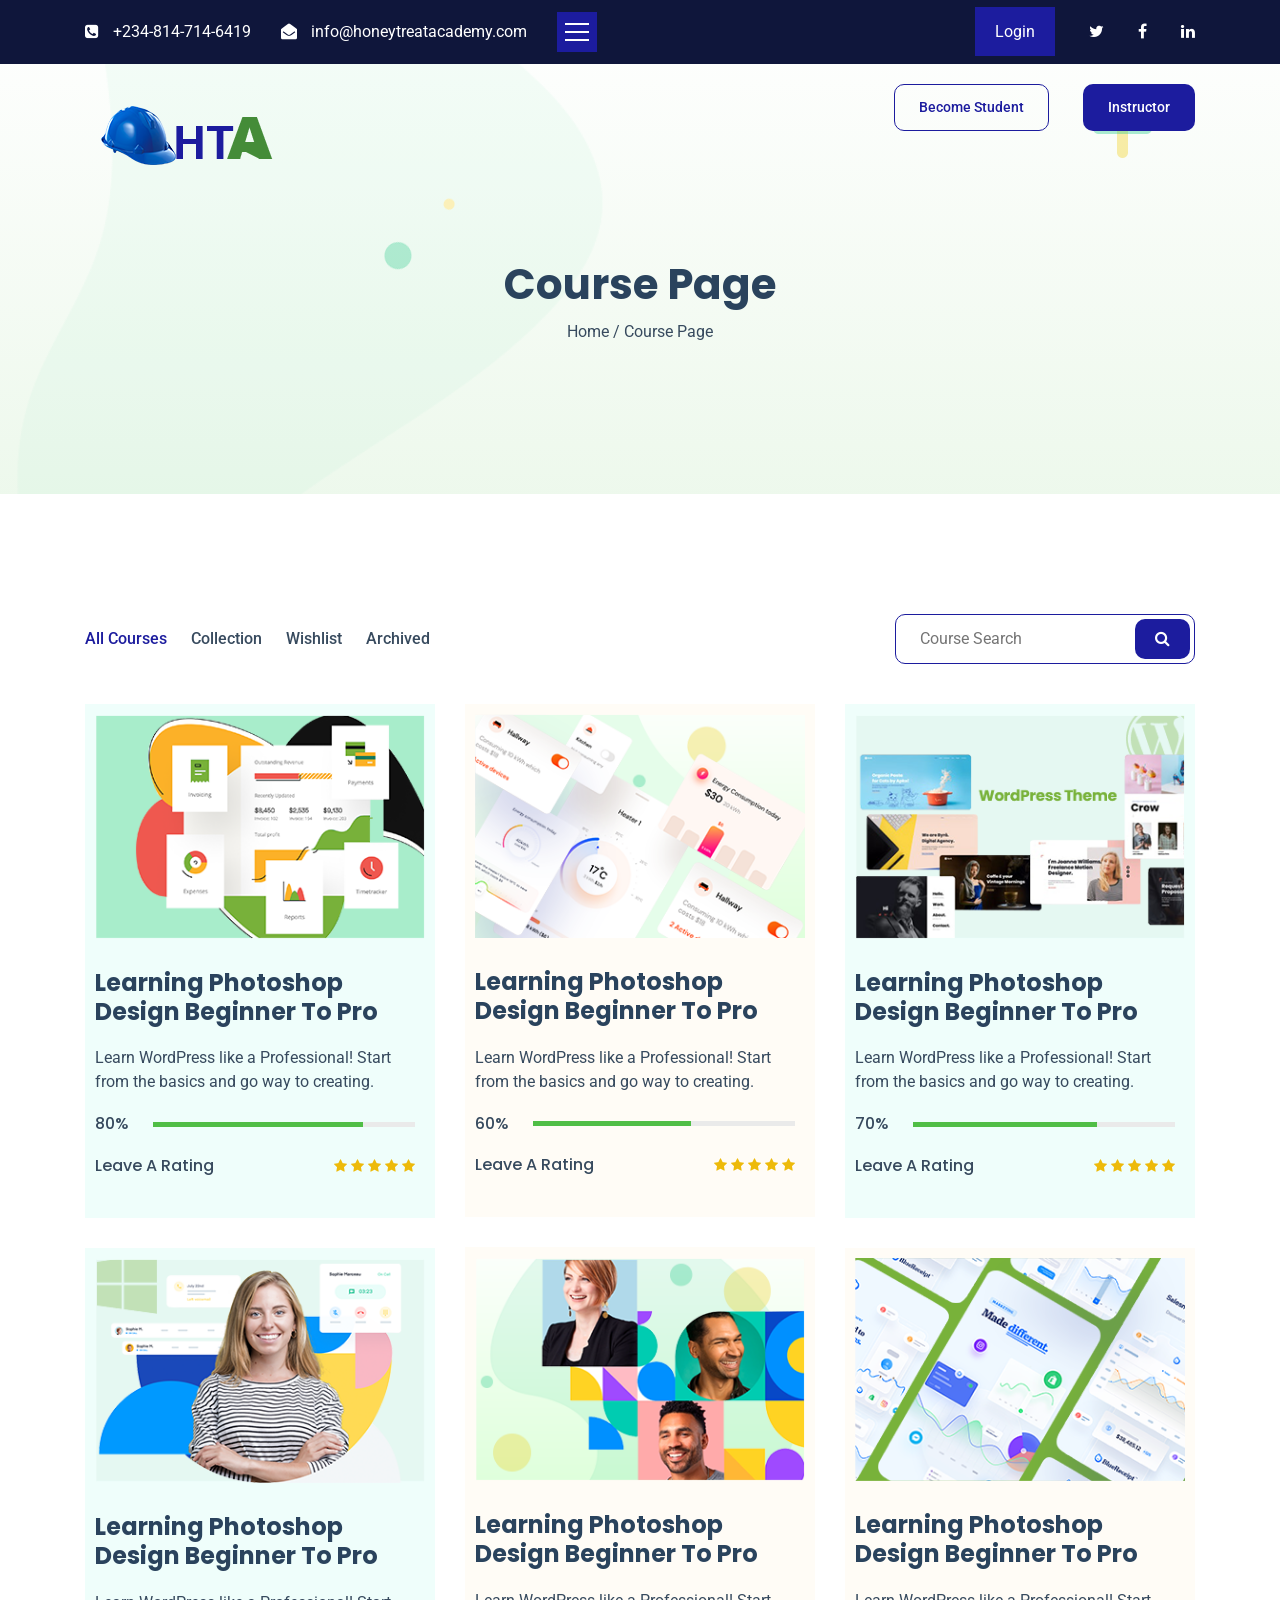
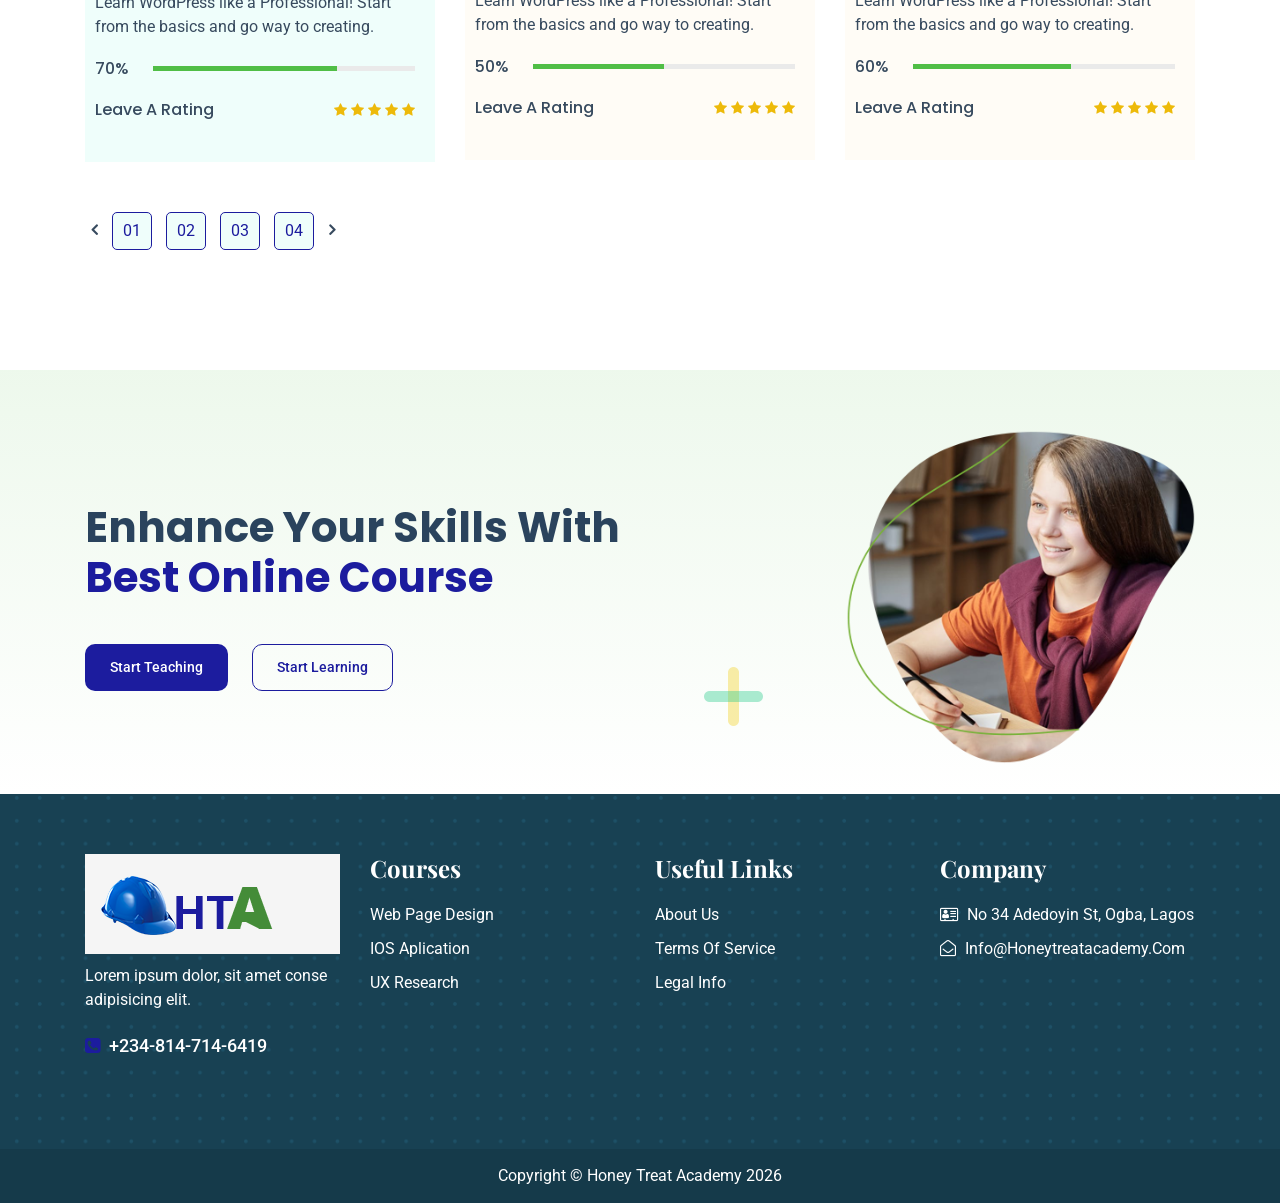
<file: course.html>
<!DOCTYPE html>
<html lang="en">


<head>
    <!-- Required Meta Tags -->
    <meta charset="UTF-8">
    <meta name="viewport" content="width=device-width, initial-scale=1.0">
    <meta http-equiv="X-UA-Compatible" content="ie=edge">

    <!-- Page Title -->
    <title>Honey Treat Academy | courses</title>

    <!-- Favicon Icon -->
    <link rel="shortcut icon" href="favicon.png">

    <!-- CSS Files -->
    <link rel="stylesheet" href="assets/css/animate.css">
    <link rel="stylesheet" href="assets/css/bootstrap.min.css">
    <link rel="stylesheet" href="assets/css/font-awesome.min.css">
    <link rel="stylesheet" href="assets/css/icofont.css">
    <link rel="stylesheet" href="assets/css/slick.css">
    <link rel="stylesheet" href="assets/css/magnific-popup.css">
    <link rel="stylesheet" href="assets/css/barfiller.css">
    <link rel="stylesheet" href="assets/css/style.css">
</head>

<body>
    <!-- Preloader Starts -->
    <div class="preloader" id="preloader">
        <div class="preloader-inner">
            <div class="spinner">
                <div class="bounce1"></div>
                <div class="bounce2"></div>
                <div class="bounce3"></div>
            </div>
        </div>
    </div>

    <!-- Main Menu -->
    <div class="main-menu">
        <div class="menu-logo">
            <a href="index.html"><img src="assets/images/HONEY.png" alt="logo"></a>
        </div>
        <ul>
            <!-- <li class="have-submenu"><a href="#">home</a>
                                    <ul class="sub-menu">
                                        <li><a href="index-2.html">home 01</a></li>
                                        <li><a href="home-2.html">home 02</a></li>
                                    </ul>
                                </li> -->
            <li><a href="index.html">home</a></li>
            <li><a href="about.html">about us</a></li>
            <li><a href="contact.html">contact us</a></li>
            <li><a href="course.html">courses</a></li>
            <!-- <li class="have-submenu"><a href="#">course</a>
                                    <ul class="sub-menu">
                                        <li><a href="web-development.html">web development</a></li>
                                        <li><a href="education.html">education</a></li>
                                        <li><a href="business.html">business</a></li>
                                        <li><a href="banking.html">banking</a></li>
                                        <li><a href="corporate.html">corporate</a></li>
                                        <li><a href="consulting.html">consulting</a></li>
                                        <li><a href="marketing.html">marketing</a></li>
                                        <li><a href="photography.html">photography</a></li>
                                        <li><a href="music.html">music</a></li>
                                    </ul>
                                </li>
                                <li><a href="course-details.html">course details</a></li>
                                <li><a href="course-video.html">course video</a></li>
                                <li><a href="package.html">package</a></li>
                                <li><a href="instructor-details.html">instructor details</a></li>
                                <li><a href="cart.html">cart</a></li>
                                <li><a href="purchase.html">purchase</a></li>
                                <li class="have-submenu"><a href="#">blog</a>
                                    <ul class="sub-menu">
                                        <li><a href="blog.html">blog</a></li>
                                        <li><a href="blog-details.html">blog details</a></li>
                                    </ul>
                                </li>
                                <li><a href="contact.html">contact</a></li>
                                <li><a href="login.html">log in</a></li>
                                <li><a href="signup.html">sign up</a></li>
                                <li><a href="404.html">404</a></li> -->
        </ul>
    </div>

    <!-- Header Section Starts -->
    <header class="header-section">
        <!-- Header Info Starts -->
        <div class="header-info">
            <div class="container">
                <div class="row align-items-center">
                    <div class="col-sm-6">
                        <div class="info-left">
                            <div class="phone-part">
                                <i class="fa fa-phone-square"></i>
                                <span><a href="#">+234-814-714-6419</a></span>
                            </div>
                            <div class="email-part">
                                <i class="fa fa-envelope-open"></i>
                                <span><a href="mailto:info@honeytreatacademy.com">info@honeytreatacademy.com</a></span>
                            </div>
                            <div class="menu-toggle-bar">
                                <div class="custom-bars">
                                    <div class="custom-bar bar-1"></div>
                                    <div class="custom-bar bar-2"></div>
                                    <div class="custom-bar bar-3"></div>
                                </div>
                            </div>
                        </div>
                    </div>
                    <div class="col-sm-6">
                        <div class="info-right">
                            <ul>
                                <li class="login-button"><a href="login.html">login</a></li>
                                <li><a target="_blank" href="http://twitter.com/honeytreatacad"><i
                                            class="fa fa-twitter"></i></a></li>
                                <li><a target="_blank" href="https://web.facebook.com/honeytreatacademy"><i
                                            class="fa fa-facebook"></i></a></li>
                                <li><a target="_blank"
                                        href="https://www.linkedin.com/company/honeytreat-trade-academy/"><i
                                            class="fa fa-linkedin"></i></a></li>
                            </ul>
                        </div>
                    </div>
                </div>
            </div>
        </div>
        <!-- main Header Starts -->
        <div class="main-header">
            <div class="container">
                <div class="row">
                    <div class="col-lg-3">
                        <div class="header-logo">
                            <a href="index.html"><img src="assets/images/HONEY.png" alt="logo"></a>
                        </div>
                    </div>
                    <div class="col-lg-9">
                        <div class="main-header-right">
                            <!-- Category Dropdown Starts -->


                            <div class="header-button">
                                <a href="signup.html" class="template-button-2">become student</a>
                                <a href="instructor-details.html" class="template-button">instructor</a>
                            </div>
                        </div>
                    </div>
                </div>
            </div>
        </div>
    </header>

    <!-- Breadcrumb Section Starts -->
    <section class="breadcrumb-section">
        <div class="breadcrumb-shape">
            <img src="assets/images/round-shape-2.png" alt="shape" class="hero-round-shape-2 item-moveTwo">
            <img src="assets/images/plus-sign.png" alt="shape" class="hero-plus-sign item-rotate">
        </div>
        <div class="container">
            <div class="row">
                <div class="col-lg-12">
                    <h2>course page</h2>
                    <div class="breadcrumb-link margin-top-10">
                        <span><a href="index.html">home</a> / course page</span>
                    </div>
                </div>
            </div>
        </div>
    </section>

    <!-- Course Section Starts -->
    <div class="course-page-content padding-120">
        <div class="container">
            <div class="page-content-top margin-bottom-40">
                <div class="row align-items-center">
                    <div class="col-md-6">
                        <div class="course-tab">
                            <ul>
                                <li class="active" data-filter="*">All courses</li>
                                <li data-filter=".collection">collection</li>
                                <li data-filter=".wishlist">wishlist</li>
                                <li data-filter=".archived">archived</li>
                            </ul>
                        </div>
                    </div>
                    <div class="col-md-6">
                        <div class="header-search">
                            <form action="#">
                                <input type="text" placeholder="Course Search">
                                <button type="submit"><i class="fa fa-search"></i></button>
                            </form>
                        </div>
                    </div>
                </div>
            </div>
            <div class="row grid">
                <div class="col-lg-4 col-sm-6 grid-item collection">
                    <div class="course-single-item">
                        <div class="course-image">
                            <img src="assets/images/course-image-3.png" alt="image">
                            <div class="course-video-part">
                                <div class="video-play-button">
                                    <a href="https://www.youtube.com/watch?v=8AGgbIQyqR8" class="button-video">
                                        <i class="fa fa-play"></i>
                                    </a>
                                </div>
                            </div>
                        </div>
                        <div class="course-content">
                            <h4><a href="#">learning photoshop design beginner to pro</a></h4>
                            <p class="margin-top-20">Learn WordPress like a Professional! Start from the basics and go
                                way to creating.</p>

                            <div class="signle-progressbar margin-top-20">
                                <div class="row align-items-center">
                                    <div class="col-2">
                                        <div class="progressbar-text">
                                            <h6>80%</h6>
                                        </div>
                                    </div>
                                    <div class="col-10">
                                        <div id="bar1" class="barfiller">
                                            <span class="fill" data-percentage="80"></span>
                                        </div>
                                    </div>
                                </div>
                            </div>

                            <div class="cotent-bottom margin-top-20">
                                <div class="content-left">
                                    <h6>leave a rating</h6>
                                </div>
                                <div class="content-right">
                                    <ul>
                                        <li><a href="#"><i class="fa fa-star"></i></a></li>
                                        <li><a href="#"><i class="fa fa-star"></i></a></li>
                                        <li><a href="#"><i class="fa fa-star"></i></a></li>
                                        <li><a href="#"><i class="fa fa-star"></i></a></li>
                                        <li><a href="#"><i class="fa fa-star"></i></a></li>
                                    </ul>
                                </div>
                            </div>
                        </div>
                    </div>
                </div>
                <div class="col-lg-4 col-sm-6 grid-item archived">
                    <div class="course-single-item diffrent-bg">
                        <div class="course-image">
                            <img src="assets/images/course-image-2.png" alt="image">
                            <div class="course-video-part">
                                <div class="video-play-button">
                                    <a href="https://www.youtube.com/watch?v=8AGgbIQyqR8" class="button-video">
                                        <i class="fa fa-play"></i>
                                    </a>
                                </div>
                            </div>
                        </div>
                        <div class="course-content">
                            <h4><a href="#">learning photoshop design beginner to pro</a></h4>
                            <p class="margin-top-20">Learn WordPress like a Professional! Start from the basics and go
                                way to creating.</p>

                            <div class="signle-progressbar margin-top-20">
                                <div class="row align-items-center">
                                    <div class="col-2">
                                        <div class="progressbar-text">
                                            <h6>60%</h6>
                                        </div>
                                    </div>
                                    <div class="col-10">
                                        <div id="bar2" class="barfiller">
                                            <span class="fill" data-percentage="60"></span>
                                        </div>
                                    </div>
                                </div>
                            </div>

                            <div class="cotent-bottom margin-top-20">
                                <div class="content-left">
                                    <h6>leave a rating</h6>
                                </div>
                                <div class="content-right">
                                    <ul>
                                        <li><a href="#"><i class="fa fa-star"></i></a></li>
                                        <li><a href="#"><i class="fa fa-star"></i></a></li>
                                        <li><a href="#"><i class="fa fa-star"></i></a></li>
                                        <li><a href="#"><i class="fa fa-star"></i></a></li>
                                        <li><a href="#"><i class="fa fa-star"></i></a></li>
                                    </ul>
                                </div>
                            </div>
                        </div>
                    </div>
                </div>
                <div class="col-lg-4 col-sm-6 grid-item wishlist">
                    <div class="course-single-item">
                        <div class="course-image">
                            <img src="assets/images/course-image-6.png" alt="image">
                            <div class="course-video-part">
                                <div class="video-play-button">
                                    <a href="https://www.youtube.com/watch?v=8AGgbIQyqR8" class="button-video">
                                        <i class="fa fa-play"></i>
                                    </a>
                                </div>
                            </div>
                        </div>
                        <div class="course-content">
                            <h4><a href="#">learning photoshop design beginner to pro</a></h4>
                            <p class="margin-top-20">Learn WordPress like a Professional! Start from the basics and go
                                way to creating.</p>

                            <div class="signle-progressbar margin-top-20">
                                <div class="row align-items-center">
                                    <div class="col-2">
                                        <div class="progressbar-text">
                                            <h6>70%</h6>
                                        </div>
                                    </div>
                                    <div class="col-10">
                                        <div id="bar3" class="barfiller">
                                            <span class="fill" data-percentage="70"></span>
                                        </div>
                                    </div>
                                </div>
                            </div>

                            <div class="cotent-bottom margin-top-20">
                                <div class="content-left">
                                    <h6>leave a rating</h6>
                                </div>
                                <div class="content-right">
                                    <ul>
                                        <li><a href="#"><i class="fa fa-star"></i></a></li>
                                        <li><a href="#"><i class="fa fa-star"></i></a></li>
                                        <li><a href="#"><i class="fa fa-star"></i></a></li>
                                        <li><a href="#"><i class="fa fa-star"></i></a></li>
                                        <li><a href="#"><i class="fa fa-star"></i></a></li>
                                    </ul>
                                </div>
                            </div>
                        </div>
                    </div>
                </div>
                <div class="col-lg-4 col-sm-6 grid-item archived">
                    <div class="course-single-item diffrent-bg">
                        <div class="course-image">
                            <img src="assets/images/course-image-4.png" alt="image">
                            <div class="course-video-part">
                                <div class="video-play-button">
                                    <a href="https://www.youtube.com/watch?v=8AGgbIQyqR8" class="button-video">
                                        <i class="fa fa-play"></i>
                                    </a>
                                </div>
                            </div>
                        </div>
                        <div class="course-content">
                            <h4><a href="#">learning photoshop design beginner to pro</a></h4>
                            <p class="margin-top-20">Learn WordPress like a Professional! Start from the basics and go
                                way to creating.</p>

                            <div class="signle-progressbar margin-top-20">
                                <div class="row align-items-center">
                                    <div class="col-2">
                                        <div class="progressbar-text">
                                            <h6>50%</h6>
                                        </div>
                                    </div>
                                    <div class="col-10">
                                        <div id="bar4" class="barfiller">
                                            <span class="fill" data-percentage="50"></span>
                                        </div>
                                    </div>
                                </div>
                            </div>

                            <div class="cotent-bottom margin-top-20">
                                <div class="content-left">
                                    <h6>leave a rating</h6>
                                </div>
                                <div class="content-right">
                                    <ul>
                                        <li><a href="#"><i class="fa fa-star"></i></a></li>
                                        <li><a href="#"><i class="fa fa-star"></i></a></li>
                                        <li><a href="#"><i class="fa fa-star"></i></a></li>
                                        <li><a href="#"><i class="fa fa-star"></i></a></li>
                                        <li><a href="#"><i class="fa fa-star"></i></a></li>
                                    </ul>
                                </div>
                            </div>
                        </div>
                    </div>
                </div>
                <div class="col-lg-4 col-sm-6 grid-item collection">
                    <div class="course-single-item">
                        <div class="course-image">
                            <img src="assets/images/course-image-5.png" alt="image">
                            <div class="course-video-part">
                                <div class="video-play-button">
                                    <a href="https://www.youtube.com/watch?v=8AGgbIQyqR8" class="button-video">
                                        <i class="fa fa-play"></i>
                                    </a>
                                </div>
                            </div>
                        </div>
                        <div class="course-content">
                            <h4><a href="#">learning photoshop design beginner to pro</a></h4>
                            <p class="margin-top-20">Learn WordPress like a Professional! Start from the basics and go
                                way to creating.</p>

                            <div class="signle-progressbar margin-top-20">
                                <div class="row align-items-center">
                                    <div class="col-2">
                                        <div class="progressbar-text">
                                            <h6>70%</h6>
                                        </div>
                                    </div>
                                    <div class="col-10">
                                        <div id="bar5" class="barfiller">
                                            <span class="fill" data-percentage="70"></span>
                                        </div>
                                    </div>
                                </div>
                            </div>

                            <div class="cotent-bottom margin-top-20">
                                <div class="content-left">
                                    <h6>leave a rating</h6>
                                </div>
                                <div class="content-right">
                                    <ul>
                                        <li><a href="#"><i class="fa fa-star"></i></a></li>
                                        <li><a href="#"><i class="fa fa-star"></i></a></li>
                                        <li><a href="#"><i class="fa fa-star"></i></a></li>
                                        <li><a href="#"><i class="fa fa-star"></i></a></li>
                                        <li><a href="#"><i class="fa fa-star"></i></a></li>
                                    </ul>
                                </div>
                            </div>
                        </div>
                    </div>
                </div>
                <div class="col-lg-4 col-sm-6 grid-item wishlist">
                    <div class="course-single-item diffrent-bg">
                        <div class="course-image">
                            <img src="assets/images/course-image-1.png" alt="image">
                            <div class="course-video-part">
                                <div class="video-play-button">
                                    <a href="https://www.youtube.com/watch?v=8AGgbIQyqR8" class="button-video">
                                        <i class="fa fa-play"></i>
                                    </a>
                                </div>
                            </div>
                        </div>
                        <div class="course-content">
                            <h4><a href="#">learning photoshop design beginner to pro</a></h4>
                            <p class="margin-top-20">Learn WordPress like a Professional! Start from the basics and go
                                way to creating.</p>

                            <div class="signle-progressbar margin-top-20">
                                <div class="row align-items-center">
                                    <div class="col-2">
                                        <div class="progressbar-text">
                                            <h6>60%</h6>
                                        </div>
                                    </div>
                                    <div class="col-10">
                                        <div id="bar6" class="barfiller">
                                            <span class="fill" data-percentage="60"></span>
                                        </div>
                                    </div>
                                </div>
                            </div>

                            <div class="cotent-bottom margin-top-20">
                                <div class="content-left">
                                    <h6>leave a rating</h6>
                                </div>
                                <div class="content-right">
                                    <ul>
                                        <li><a href="#"><i class="fa fa-star"></i></a></li>
                                        <li><a href="#"><i class="fa fa-star"></i></a></li>
                                        <li><a href="#"><i class="fa fa-star"></i></a></li>
                                        <li><a href="#"><i class="fa fa-star"></i></a></li>
                                        <li><a href="#"><i class="fa fa-star"></i></a></li>
                                    </ul>
                                </div>
                            </div>
                        </div>
                    </div>
                </div>
            </div>
            <div class="row">
                <div class="col-12">
                    <div class="template-pagination margin-top-20">
                        <ul>
                            <li class="pagination-arrow"><a href="#"><i class="fa fa-angle-left"></i></a></li>
                            <li><a href="#">01</a></li>
                            <li><a href="#">02</a></li>
                            <li><a href="#">03</a></li>
                            <li><a href="#">04</a></li>
                            <li class="pagination-arrow"><a href="#"><i class="fa fa-angle-right"></i></a></li>
                        </ul>
                    </div>
                </div>
            </div>
        </div>
    </div>

    <!-- CTA Section Starts -->
    <section class="cta-section gradient-bg padding-top-60 padding-bottom-30">
        <div class="cta-shape">
            <img src="assets/images/plus-sign.png" alt="image" class="plus-sign item-rotate">
        </div>
        <div class="container">
            <div class="row align-items-center">
                <div class="col-lg-6">
                    <div class="section-title margin-bottom-40">
                        <h2>enhance your skills with <span>best online course</span></h2>
                    </div>
                    <div class="cta-button">
                        <a href="#" class="template-button margin-right-20">start teaching</a>
                        <a href="#" class="template-button-2">start learning</a>
                    </div>
                </div>
                <div class="col-xl-4 offset-xl-2 col-lg-6">
                    <div class="cta-image">
                        <img src="assets/images/cta-image.png" alt="image">
                    </div>
                </div>
            </div>
        </div>
    </section>

    <!-- Footer Section Starts -->
    <footer class="footer-home-2">
        <div class="footer-widget-section padding-60">
            <div class="container">
                <div class="row">
                    <div class="col-lg-3 col-md-6">
                        <div class="footer-widget">
                            <div class="footer-logo" style="background: whitesmoke;">
                                <a href="index.html"><img src="assets/images/HONEY.png" alt="logo"></a>
                            </div>
                            <p>Lorem ipsum dolor, sit amet conse adipisicing elit.</p>
                            <a href="#" class="phone-number"><span><i class="fa fa-phone-square"></i>
                                    +234-814-714-6419</span></a>
                        </div>
                    </div>
                    <div class="col-lg-3 col-md-6">
                        <div class="footer-widget">
                            <div class="widget-title">
                                <h4 class="home-2">courses</h4>
                            </div>
                            <ul>
                                <li><a href="#">web page design</a></li>
                                <li><a href="#">IOS aplication</a></li>
                                <li><a href="#">UX research</a></li>
                            </ul>
                        </div>
                    </div>
                    <div class="col-lg-3 col-md-6">
                        <div class="footer-widget">
                            <div class="widget-title">
                                <h4 class="home-2">useful links</h4>
                            </div>
                            <ul>
                                <li><a href="#">about us</a></li>
                                <li><a href="#">terms of service</a></li>
                                <li><a href="#">legal info</a></li>
                            </ul>
                        </div>
                    </div>
                    <div class="col-lg-3 col-md-6">
                        <div class="footer-widget">
                            <div class="widget-title">
                                <h4 class="home-2">company</h4>
                            </div>
                            <ul>
                                <li><a href="#"><i class="fa fa-address-card-o"></i> No 34 Adedoyin St, Ogba, Lagos</a>
                                </li>
                                <li><a href="mailto:info@honeytreatacademy.com"><i class="fa fa-envelope-open-o"></i>
                                        info@honeytreatacademy.com</a></li>
                            </ul>
                        </div>
                    </div>
                </div>
            </div>
        </div>
        <div class="footer-copyright-home-2 text-center">
            <div class="container">
                <div class="row">
                    <div class="col-12">
                        <span>Copyright &copy; Honey Treat Academy
                            <script>document.write(new Date().getFullYear())</script>
                        </span>
                    </div>
                </div>
            </div>
        </div>
    </footer>


    <!-- Javascript Files -->
    <script src="assets/js/vendor/jquery-2.2.4.min.js"></script>
    <script src="assets/js/vendor/bootstrap.min.js"></script>
    <script src="assets/js/vendor/slick.min.js"></script>
    <script src="assets/js/vendor/counterup.min.js"></script>
    <script src="assets/js/vendor/waypoints.min.js"></script>
    <script src="assets/js/vendor/jquery.magnific-popup.js"></script>
    <script src="assets/js/vendor/isotop.min.js"></script>
    <script src="assets/js/vendor/barfiller.js"></script>
    <script src="assets/js/vendor/countdown.js"></script>
    <script src="assets/js/vendor/easing.min.js"></script>
    <script src="assets/js/vendor/wow.min.js"></script>
    <script src="assets/js/main.js"></script>
</body>


</html>
</file>
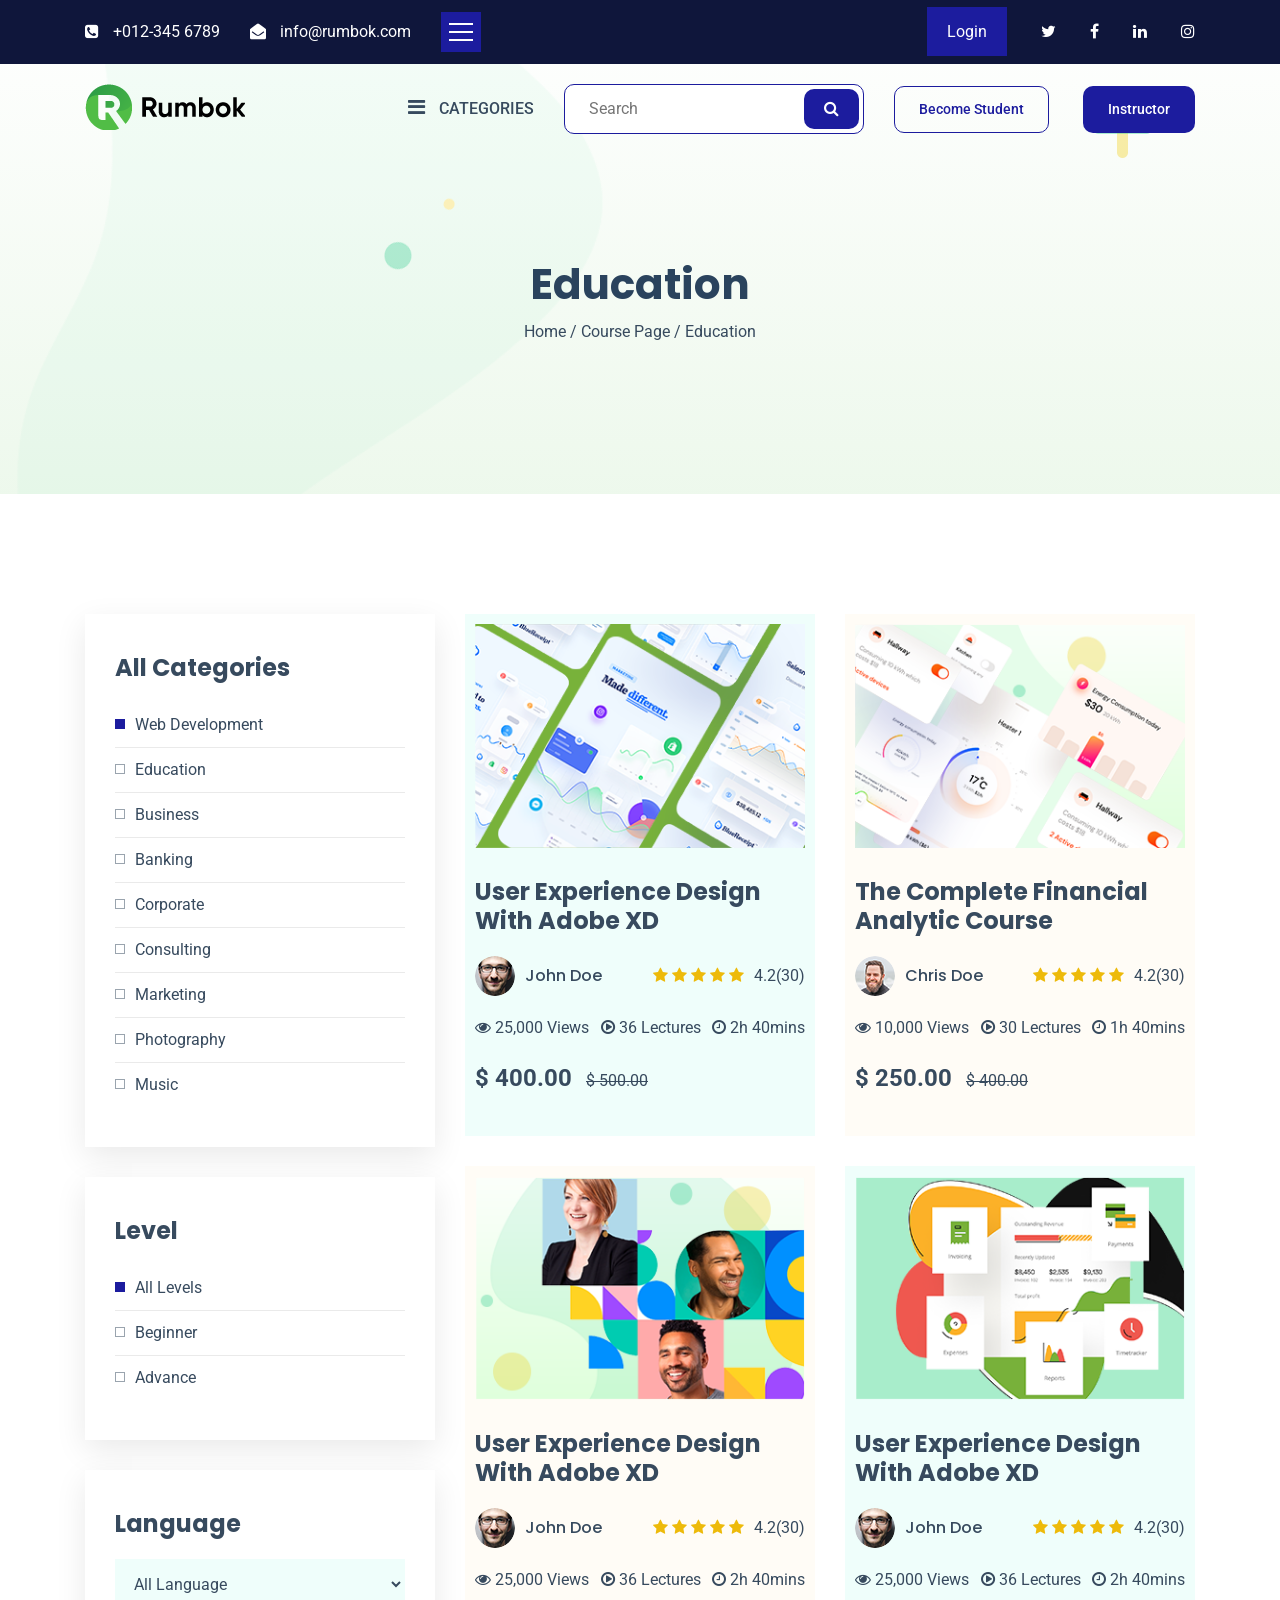
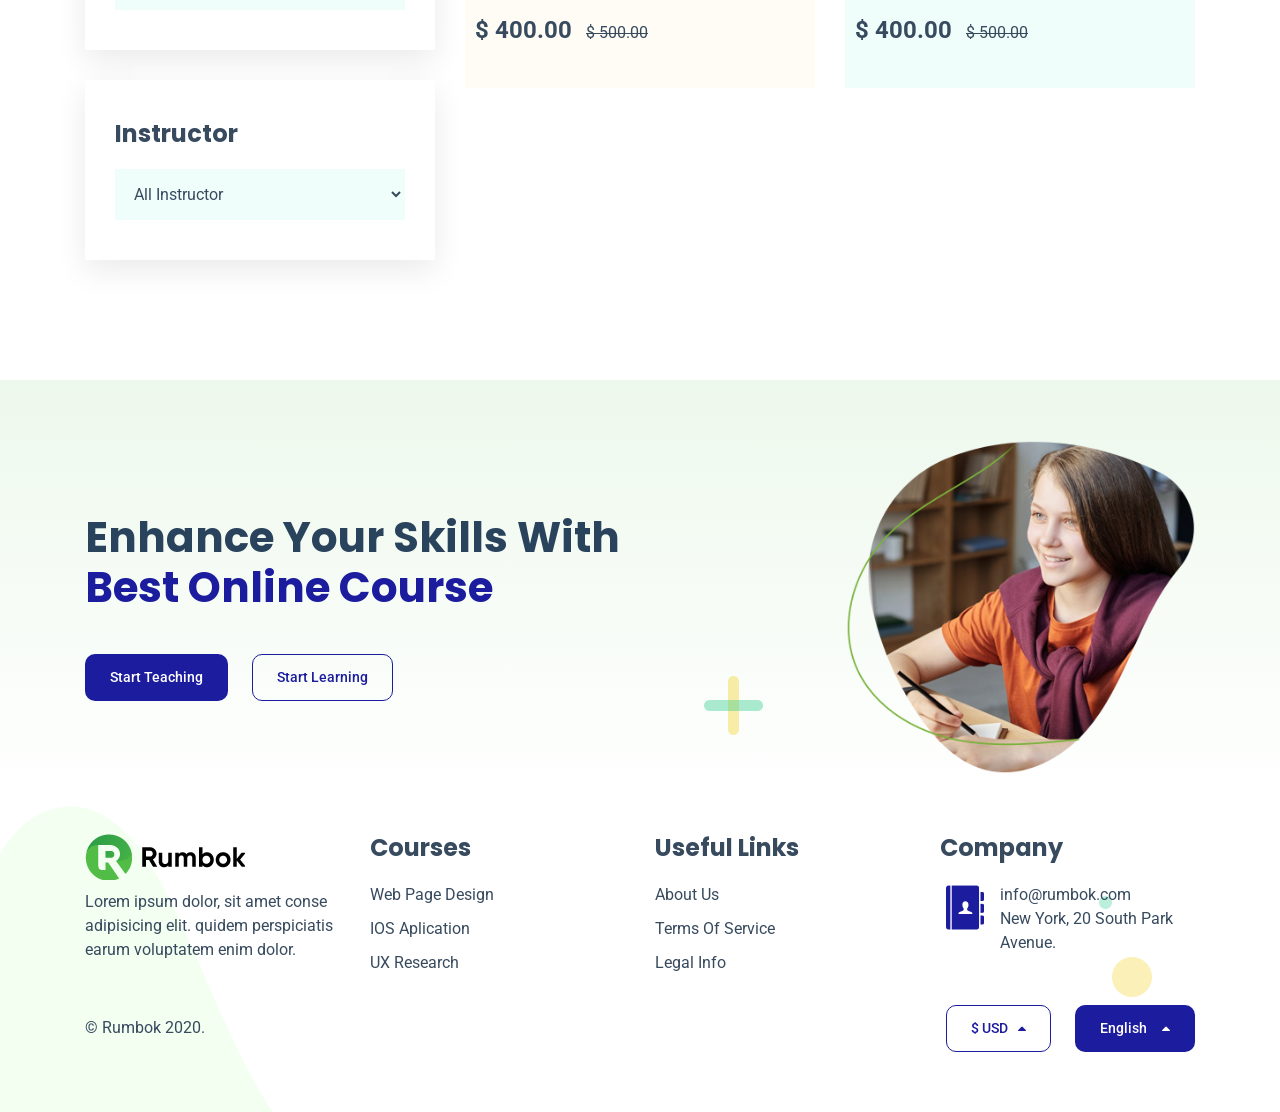
<file: education.html>
<!DOCTYPE html>
<html lang="en">
    
<!-- Mirrored from rumbok.softtechthemes.com/rumbok/education.html by HTTrack Website Copier/3.x [XR&CO'2014], Sun, 17 Apr 2022 10:52:21 GMT -->
<head>
        <!-- Required Meta Tags -->
        <meta charset="UTF-8">
        <meta name="viewport" content="width=device-width, initial-scale=1.0">
        <meta http-equiv="X-UA-Compatible" content="ie=edge">

        <!-- Page Title -->
        <title>Rumbok Learning Management System</title>

        <!-- Favicon Icon -->
        <link rel="shortcut icon" href="favicon.png">

        <!-- CSS Files -->
        <link rel="stylesheet" href="assets/css/animate.css">
        <link rel="stylesheet" href="assets/css/bootstrap.min.css">
        <link rel="stylesheet" href="assets/css/font-awesome.min.css">
        <link rel="stylesheet" href="assets/css/icofont.css">
        <link rel="stylesheet" href="assets/css/slick.css">
        <link rel="stylesheet" href="assets/css/magnific-popup.css">
        <link rel="stylesheet" href="assets/css/style.css">
    </head>

    <body>
        <!-- Preloader Starts -->
        <div class="preloader" id="preloader">
            <div class="preloader-inner">
                <div class="spinner">
                    <div class="bounce1"></div>
                    <div class="bounce2"></div>
                    <div class="bounce3"></div>
                </div>
            </div>
        </div>

        <!-- Main Menu -->
        <div class="main-menu">
            <div class="menu-logo">
                <a href="index-2.html"><img src="assets/images/logo-both-color.png" alt="logo"></a>
            </div>
            <ul>
                <li class="have-submenu"><a href="#">home</a>
                    <ul class="sub-menu">
                        <li><a href="index-2.html">home 01</a></li>
                        <li><a href="home-2.html">home 02</a></li>
                    </ul>
                </li>
                <li><a href="about.html">about</a></li>
                <li class="have-submenu"><a href="#">course</a>
                    <ul class="sub-menu">
                        <li><a href="web-development.html">web development</a></li>
                        <li><a href="education.html">education</a></li>
                        <li><a href="business.html">business</a></li>
                        <li><a href="banking.html">banking</a></li>
                        <li><a href="corporate.html">corporate</a></li>
                        <li><a href="consulting.html">consulting</a></li>
                        <li><a href="marketing.html">marketing</a></li>
                        <li><a href="photography.html">photography</a></li>
                        <li><a href="music.html">music</a></li>
                    </ul>
                </li>
                <li><a href="course-details.html">course details</a></li>
                <li><a href="course-video.html">course video</a></li>
                <li><a href="package.html">package</a></li>
                <li><a href="instructor-details.html">instructor details</a></li>
                <li><a href="cart.html">cart</a></li>
                <li><a href="purchase.html">purchase</a></li>
                <li class="have-submenu"><a href="#">blog</a>
                    <ul class="sub-menu">
                        <li><a href="blog.html">blog</a></li>
                        <li><a href="blog-details.html">blog details</a></li>
                    </ul>
                </li>
                <li><a href="contact.html">contact</a></li>
                <li><a href="login.html">log in</a></li>
                <li><a href="signup.html">sign up</a></li>
                <li><a href="404.html">404</a></li>
            </ul>
        </div>

        <!-- Header Section Starts -->
        <header class="header-section">
            <!-- Header Info Starts -->
            <div class="header-info">
                <div class="container">
                    <div class="row align-items-center">
                        <div class="col-sm-6">
                            <div class="info-left">
                                <div class="phone-part">
                                    <i class="fa fa-phone-square"></i>
                                    <span><a href="#">+012-345 6789</a></span>
                                </div>
                                <div class="email-part">
                                    <i class="fa fa-envelope-open"></i>
                                    <span><a href="#">info@rumbok.com</a></span>
                                </div>
                                <div class="menu-toggle-bar">
                                    <div class="custom-bars">
                                        <div class="custom-bar bar-1"></div>
                                        <div class="custom-bar bar-2"></div>
                                        <div class="custom-bar bar-3"></div>
                                    </div>
                                </div>
                            </div>
                        </div>
                        <div class="col-sm-6">
                            <div class="info-right">
                                <ul>
                                    <li class="login-button"><a href="login.html">login</a></li>
                                    <li><a href="#"><i class="fa fa-twitter"></i></a></li>
                                    <li><a href="#"><i class="fa fa-facebook"></i></a></li>
                                    <li><a href="#"><i class="fa fa-linkedin"></i></a></li>
                                    <li><a href="#"><i class="fa fa-instagram"></i></a></li>
                                </ul>
                            </div>
                        </div>
                    </div>
                </div>
            </div>
            <!-- main Header Starts -->
            <div class="main-header">
                <div class="container">
                    <div class="row">
                        <div class="col-lg-3">
                            <div class="header-logo">
                                <a href="index-2.html"><img src="assets/images/logo.png" alt="logo"></a>
                            </div>
                        </div>
                        <div class="col-lg-9">
                            <div class="main-header-right">
                                <!-- Category Dropdown Starts -->
                                <div class="category-dropdown">
                                    <div class="menu-bar">
                                        <i class="fa fa-bars"></i>
                                        <span>categories</span>
                                    </div>
                                    <div class="category-menu">
                                        <ul>
                                            <li><a href="web-development.html">web development</a></li>
                                            <li><a href="education.html">education</a></li>
                                            <li class="have-submenu"><a href="#">business</a>
                                                <ul class="sub-menu">
                                                    <li><a href="banking.html">banking sector</a></li>
                                                    <li><a href="corporate.html">corporate sector</a></li>
                                                    <li><a href="consulting.html">consulting</a></li>
                                                </ul>
                                            </li>
                                            <li><a href="marketing.html">marketing</a></li>
                                            <li><a href="photography.html">photography</a></li>
                                            <li><a href="music.html">music</a></li>
                                        </ul>
                                    </div>
                                </div>
                                <div class="header-search">
                                    <form action="#">
                                        <input type="text" placeholder="Search">
                                        <button type="submit"><i class="fa fa-search"></i></button>
                                    </form>
                                </div>
                                <div class="header-button">
                                    <a href="signup.html" class="template-button-2">become student</a>
                                    <a href="instructor-details.html" class="template-button">instructor</a>
                                </div>
                            </div>
                        </div>
                    </div>
                </div>
            </div>
        </header>

        <!-- Breadcrumb Section Starts -->
        <section class="breadcrumb-section">
            <div class="breadcrumb-shape">
                <img src="assets/images/round-shape-2.png" alt="shape" class="hero-round-shape-2 item-moveTwo">
                <img src="assets/images/plus-sign.png" alt="shape" class="hero-plus-sign item-rotate">
            </div>
            <div class="container">
                <div class="row">
                    <div class="col-lg-12">
                        <h2>education</h2>
                        <div class="breadcrumb-link margin-top-10">
                            <span><a href="index-2.html">home</a> / <a href="course.html">course page</a> / education</span>
                        </div>
                    </div>
                </div>
            </div>
        </section>

        <!-- Course Category Section Starts -->
        <section class="course-category-section padding-top-120 padding-bottom-90">
            <div class="container">
                <div class="row">
                    <div class="col-lg-4">
                        <div class="course-category-sidebar">
                            <div class="lms-single-widget">
                                <div class="lms-widget-title">
                                    <h4>all categories</h4>
                                </div>
                                <ul>
                                    <li class="active"><a href="web-development.html">web development</a></li>
                                    <li><a href="education.html">education</a></li>
                                    <li><a href="business.html">business</a></li>
                                    <li><a href="banking.html">banking</a></li>
                                    <li><a href="corporate.html">corporate</a></li>
                                    <li><a href="consulting.html">consulting</a></li>
                                    <li><a href="marketing.html">marketing</a></li>
                                    <li><a href="photography.html">photography</a></li>
                                    <li><a href="music.html">music</a></li>
                                </ul>
                            </div>
                            <div class="lms-single-widget">
                                <div class="lms-widget-title">
                                    <h4>level</h4>
                                </div>
                                <ul>
                                    <li class="active"><a href="#">all levels</a></li>
                                    <li><a href="#">beginner</a></li>
                                    <li><a href="#">advance</a></li>
                                </ul>
                            </div>
                            <div class="lms-single-widget">
                                <div class="lms-widget-title">
                                    <h4>language</h4>
                                </div>
                                <select name="language" id="language">
                                    <option value="all language">all language</option>
                                    <option value="english">english</option>
                                    <option value="bengali">bengali</option>
                                    <option value="arabic">arabic</option>
                                  </select>
                            </div>
                            <div class="lms-single-widget">
                                <div class="lms-widget-title">
                                    <h4>instructor</h4>
                                </div>
                                <select name="instructor" id="instructor">
                                    <option value="all instructor">all instructor</option>
                                    <option value="arya stark">arya stark</option>
                                    <option value="john snow">john snow</option>
                                    <option value="devid walter">devid walter</option>
                                  </select>
                            </div>
                        </div>
                    </div>
                    <div class="col-lg-8">
                        <div class="row">
                            <div class="col-md-6">
                                <div class="single-course-item">
                                    <div class="course-image">
                                        <img src="assets/images/course-image-1.png" alt="image">
                                    </div>
                                    <div class="course-content margin-top-30">
                                        <div class="course-title">
                                            <h4>user experience design with adobe XD</h4>
                                        </div>
                                        <div class="course-instructor-rating margin-top-20">
                                            <div class="course-instructor">
                                                <img src="assets/images/course-instructor-1.png" alt="instructor">
                                                <h6>john doe</h6>
                                            </div>
                                            <div class="course-rating">
                                                <ul>
                                                    <li><i class="fa fa-star"></i></li>
                                                    <li><i class="fa fa-star"></i></li>
                                                    <li><i class="fa fa-star"></i></li>
                                                    <li><i class="fa fa-star"></i></li>
                                                    <li><i class="fa fa-star"></i></li>
                                                </ul>
                                                <span>4.2(30)</span>
                                            </div>
                                        </div>
                                        <div class="course-info margin-top-20">
                                            <div class="course-view">
                                                <i class="fa fa-eye"></i>
                                                <span>25,000 views</span>
                                            </div>
                                            <div class="course-video">
                                                <i class="fa fa-play-circle-o"></i>
                                                <span>36 lectures</span>
                                            </div>
                                            <div class="course-time">
                                                <i class="fa fa-clock-o"></i>
                                                <span>2h 40mins</span>
                                            </div>
                                        </div>
                                        <div class="course-price-cart margin-top-20">
                                            <div class="course-price">
                                                <span class="span-big">$ 400.00</span>
                                                <span class="span-cross">$ 500.00</span>
                                            </div>
                                        </div>
                                    </div>
                                    <div class="hover-state">
                                        <span class="heart-icon"><i class="fa fa-heart-o"></i></span>
                                        <span class="title-tag">by instructor</span>
                                        <div class="course-title margin-top-10">
                                            <h4><a href="#">user experience design with adobe XD</a></h4>
                                        </div>
                                        <div class="course-price-info margin-top-20">
                                            <span class="best-seller">best seller</span>
                                            <span class="course-category"><a href="#">web design</a></span>
                                            <span class="course-price">$ 400.00</span>
                                        </div>
                                        <div class="course-info margin-top-30">
                                            <div class="course-enroll">
                                                <span>enrolled 0</span>
                                            </div>
                                            <div class="course-video">
                                                <i class="fa fa-play-circle-o"></i>
                                                <span>36 lectures</span>
                                            </div>
                                            <div class="course-time">
                                                <i class="fa fa-clock-o"></i>
                                                <span>2h 40mins</span>
                                            </div>
                                        </div>
                                        <p class="margin-top-20">Learn WordPress like a Professional! Start from the basics and go all the way to creating your own applications and website!</p>
                                        <ul class="margin-top-20">
                                            <li><i class="fa fa-circle-o"></i><span>Lorem ipsum dolor sit amet.</span></li>
                                            <li><i class="fa fa-circle-o"></i><span>Consectetur adipisicing elit.</span></li>
                                            <li><i class="fa fa-circle-o"></i><span>Placeat dolore quaerat itaque.</span></li>
                                        </ul>
                                        <div class="preview-button margin-top-20">
                                            <a href="#" class="template-button">course preview</a>
                                            <a href="#" class="template-button margin-left-10">add to cart</a>
                                        </div>
                                    </div>
                                </div>
                            </div>
                            <div class="col-md-6">
                                <div class="single-course-item diffrent-bg-color">
                                    <div class="course-image">
                                        <img src="assets/images/course-image-2.png" alt="image">
                                    </div>
                                    <div class="course-content margin-top-30">
                                        <div class="course-title">
                                            <h4>the complete financial analytic course</h4>
                                        </div>
                                        <div class="course-instructor-rating margin-top-20">
                                            <div class="course-instructor">
                                                <img src="assets/images/course-instructor-2.png" alt="instructor">
                                                <h6>chris doe</h6>
                                            </div>
                                            <div class="course-rating">
                                                <ul>
                                                    <li><i class="fa fa-star"></i></li>
                                                    <li><i class="fa fa-star"></i></li>
                                                    <li><i class="fa fa-star"></i></li>
                                                    <li><i class="fa fa-star"></i></li>
                                                    <li><i class="fa fa-star"></i></li>
                                                </ul>
                                                <span>4.2(30)</span>
                                            </div>
                                        </div>
                                        <div class="course-info margin-top-20">
                                            <div class="course-view">
                                                <i class="fa fa-eye"></i>
                                                <span>10,000 views</span>
                                            </div>
                                            <div class="course-video">
                                                <i class="fa fa-play-circle-o"></i>
                                                <span>30 lectures</span>
                                            </div>
                                            <div class="course-time">
                                                <i class="fa fa-clock-o"></i>
                                                <span>1h 40mins</span>
                                            </div>
                                        </div>
                                        <div class="course-price-cart margin-top-20">
                                            <div class="course-price">
                                                <span class="span-big">$ 250.00</span>
                                                <span class="span-cross">$ 400.00</span>
                                            </div>
                                        </div>
                                    </div>
                                    <div class="hover-state">
                                        <span class="heart-icon"><i class="fa fa-heart-o"></i></span>
                                        <span class="title-tag">by instructor</span>
                                        <div class="course-title margin-top-10">
                                            <h4><a href="#">the complete financial analytic course</a></h4>
                                        </div>
                                        <div class="course-price-info margin-top-20">
                                            <span class="best-seller">best seller</span>
                                            <span class="course-category"><a href="#">web design</a></span>
                                            <span class="course-price">$ 250.00</span>
                                        </div>
                                        <div class="course-info margin-top-30">
                                            <div class="course-enroll">
                                                <span>enrolled 0</span>
                                            </div>
                                            <div class="course-video">
                                                <i class="fa fa-play-circle-o"></i>
                                                <span>36 lectures</span>
                                            </div>
                                            <div class="course-time">
                                                <i class="fa fa-clock-o"></i>
                                                <span>2h 40mins</span>
                                            </div>
                                        </div>
                                        <p class="margin-top-20">Learn WordPress like a Professional! Start from the basics and go all the way to creating your own applications and website!</p>
                                        <ul class="margin-top-20">
                                            <li><i class="fa fa-circle-o"></i><span>Lorem ipsum dolor sit amet.</span></li>
                                            <li><i class="fa fa-circle-o"></i><span>Consectetur adipisicing elit.</span></li>
                                            <li><i class="fa fa-circle-o"></i><span>Placeat dolore quaerat itaque.</span></li>
                                        </ul>
                                        <div class="preview-button margin-top-20">
                                            <a href="#" class="template-button">course preview</a>
                                            <a href="#" class="template-button margin-left-10">add to cart</a>
                                        </div>
                                    </div>
                                </div>
                            </div>
                            <div class="col-md-6">
                                <div class="single-course-item diffrent-bg-color">
                                    <div class="course-image">
                                        <img src="assets/images/course-image-4.png" alt="image">
                                    </div>
                                    <div class="course-content margin-top-30">
                                        <div class="course-title">
                                            <h4>user experience design with adobe XD</h4>
                                        </div>
                                        <div class="course-instructor-rating margin-top-20">
                                            <div class="course-instructor">
                                                <img src="assets/images/course-instructor-1.png" alt="instructor">
                                                <h6>john doe</h6>
                                            </div>
                                            <div class="course-rating">
                                                <ul>
                                                    <li><i class="fa fa-star"></i></li>
                                                    <li><i class="fa fa-star"></i></li>
                                                    <li><i class="fa fa-star"></i></li>
                                                    <li><i class="fa fa-star"></i></li>
                                                    <li><i class="fa fa-star"></i></li>
                                                </ul>
                                                <span>4.2(30)</span>
                                            </div>
                                        </div>
                                        <div class="course-info margin-top-20">
                                            <div class="course-view">
                                                <i class="fa fa-eye"></i>
                                                <span>25,000 views</span>
                                            </div>
                                            <div class="course-video">
                                                <i class="fa fa-play-circle-o"></i>
                                                <span>36 lectures</span>
                                            </div>
                                            <div class="course-time">
                                                <i class="fa fa-clock-o"></i>
                                                <span>2h 40mins</span>
                                            </div>
                                        </div>
                                        <div class="course-price-cart margin-top-20">
                                            <div class="course-price">
                                                <span class="span-big">$ 400.00</span>
                                                <span class="span-cross">$ 500.00</span>
                                            </div>
                                        </div>
                                    </div>
                                    <div class="hover-state">
                                        <span class="heart-icon"><i class="fa fa-heart-o"></i></span>
                                        <span class="title-tag">by instructor</span>
                                        <div class="course-title margin-top-10">
                                            <h4><a href="#">user experience design with adobe XD</a></h4>
                                        </div>
                                        <div class="course-price-info margin-top-20">
                                            <span class="best-seller">best seller</span>
                                            <span class="course-category"><a href="#">web design</a></span>
                                            <span class="course-price">$ 400.00</span>
                                        </div>
                                        <div class="course-info margin-top-30">
                                            <div class="course-enroll">
                                                <span>enrolled 0</span>
                                            </div>
                                            <div class="course-video">
                                                <i class="fa fa-play-circle-o"></i>
                                                <span>36 lectures</span>
                                            </div>
                                            <div class="course-time">
                                                <i class="fa fa-clock-o"></i>
                                                <span>2h 40mins</span>
                                            </div>
                                        </div>
                                        <p class="margin-top-20">Learn WordPress like a Professional! Start from the basics and go all the way to creating your own applications and website!</p>
                                        <ul class="margin-top-20">
                                            <li><i class="fa fa-circle-o"></i><span>Lorem ipsum dolor sit amet.</span></li>
                                            <li><i class="fa fa-circle-o"></i><span>Consectetur adipisicing elit.</span></li>
                                            <li><i class="fa fa-circle-o"></i><span>Placeat dolore quaerat itaque.</span></li>
                                        </ul>
                                        <div class="preview-button margin-top-20">
                                            <a href="#" class="template-button">course preview</a>
                                            <a href="#" class="template-button margin-left-10">add to cart</a>
                                        </div>
                                    </div>
                                </div>
                            </div>
                            <div class="col-md-6">
                                <div class="single-course-item">
                                    <div class="course-image">
                                        <img src="assets/images/course-image-3.png" alt="image">
                                    </div>
                                    <div class="course-content margin-top-30">
                                        <div class="course-title">
                                            <h4>user experience design with adobe XD</h4>
                                        </div>
                                        <div class="course-instructor-rating margin-top-20">
                                            <div class="course-instructor">
                                                <img src="assets/images/course-instructor-1.png" alt="instructor">
                                                <h6>john doe</h6>
                                            </div>
                                            <div class="course-rating">
                                                <ul>
                                                    <li><i class="fa fa-star"></i></li>
                                                    <li><i class="fa fa-star"></i></li>
                                                    <li><i class="fa fa-star"></i></li>
                                                    <li><i class="fa fa-star"></i></li>
                                                    <li><i class="fa fa-star"></i></li>
                                                </ul>
                                                <span>4.2(30)</span>
                                            </div>
                                        </div>
                                        <div class="course-info margin-top-20">
                                            <div class="course-view">
                                                <i class="fa fa-eye"></i>
                                                <span>25,000 views</span>
                                            </div>
                                            <div class="course-video">
                                                <i class="fa fa-play-circle-o"></i>
                                                <span>36 lectures</span>
                                            </div>
                                            <div class="course-time">
                                                <i class="fa fa-clock-o"></i>
                                                <span>2h 40mins</span>
                                            </div>
                                        </div>
                                        <div class="course-price-cart margin-top-20">
                                            <div class="course-price">
                                                <span class="span-big">$ 400.00</span>
                                                <span class="span-cross">$ 500.00</span>
                                            </div>
                                        </div>
                                    </div>
                                    <div class="hover-state">
                                        <span class="heart-icon"><i class="fa fa-heart-o"></i></span>
                                        <span class="title-tag">by instructor</span>
                                        <div class="course-title margin-top-10">
                                            <h4><a href="#">user experience design with adobe XD</a></h4>
                                        </div>
                                        <div class="course-price-info margin-top-20">
                                            <span class="best-seller">best seller</span>
                                            <span class="course-category"><a href="#">web design</a></span>
                                            <span class="course-price">$ 400.00</span>
                                        </div>
                                        <div class="course-info margin-top-30">
                                            <div class="course-enroll">
                                                <span>enrolled 0</span>
                                            </div>
                                            <div class="course-video">
                                                <i class="fa fa-play-circle-o"></i>
                                                <span>36 lectures</span>
                                            </div>
                                            <div class="course-time">
                                                <i class="fa fa-clock-o"></i>
                                                <span>2h 40mins</span>
                                            </div>
                                        </div>
                                        <p class="margin-top-20">Learn WordPress like a Professional! Start from the basics and go all the way to creating your own applications and website!</p>
                                        <ul class="margin-top-20">
                                            <li><i class="fa fa-circle-o"></i><span>Lorem ipsum dolor sit amet.</span></li>
                                            <li><i class="fa fa-circle-o"></i><span>Consectetur adipisicing elit.</span></li>
                                            <li><i class="fa fa-circle-o"></i><span>Placeat dolore quaerat itaque.</span></li>
                                        </ul>
                                        <div class="preview-button margin-top-20">
                                            <a href="#" class="template-button">course preview</a>
                                            <a href="#" class="template-button margin-left-10">add to cart</a>
                                        </div>
                                    </div>
                                </div>
                            </div>
                        </div>
                    </div>
                </div>
            </div>
        </section>

        <!-- CTA Section Starts -->
        <section class="cta-section gradient-bg padding-top-60 padding-bottom-30">
            <div class="cta-shape">
                <img src="assets/images/plus-sign.png" alt="image" class="plus-sign item-rotate">
            </div>
            <div class="container">
                <div class="row align-items-center">
                    <div class="col-lg-6">
                        <div class="section-title margin-bottom-40">
                            <h2>enhance your skills with <span>best online course</span></h2>
                        </div>
                        <div class="cta-button">
                            <a href="#" class="template-button margin-right-20">start teaching</a>
                            <a href="#" class="template-button-2">start learning</a>
                        </div>
                    </div>
                    <div class="col-xl-4 offset-xl-2 col-lg-6">
                        <div class="cta-image">
                            <img src="assets/images/cta-image.png" alt="image">
                        </div>
                    </div>
                </div>
            </div>
        </section>

        <!-- Footer Section Starts -->
        <footer class="footer-section padding-top-30 padding-bottom-60">
            <div class="footer-shape">
                <img src="assets/images/round-shape-3.png" alt="shape" class="round-shape-3">
            </div>
            <div class="container">
                <div class="footer-widget-section">
                    <div class="row">
                        <div class="col-lg-3 col-md-6">
                            <div class="footer-widget">
                                <div class="footer-logo">
                                    <a href="index-2.html"><img src="assets/images/logo.png" alt="logo"></a>
                                </div>
                                <p>Lorem ipsum dolor, sit amet conse adipisicing elit. quidem perspiciatis earum voluptatem enim dolor.</p>
                            </div>
                        </div>
                        <div class="col-lg-3 col-md-6">
                            <div class="footer-widget">
                                <div class="widget-title">
                                    <h4 class="title">courses</h4>
                                </div>
                                <ul>
                                    <li><a href="#">web page design</a></li>
                                    <li><a href="#">IOS aplication</a></li>
                                    <li><a href="#">UX research</a></li>
                                </ul>
                            </div>
                        </div>
                        <div class="col-lg-3 col-md-6">
                            <div class="footer-widget">
                                <div class="widget-title">
                                    <h4 class="title">useful links</h4>
                                </div>
                                <ul>
                                    <li><a href="#">about us</a></li>
                                    <li><a href="#">terms of service</a></li>
                                    <li><a href="#">legal info</a></li>
                                </ul>
                            </div>
                        </div>
                        <div class="col-lg-3 col-md-6">
                            <div class="footer-widget">
                                <div class="widget-title">
                                    <h4 class="title">company</h4>
                                </div>
                                <div class="company-address d-flex">
                                    <div class="address-icon template-icon green-icon margin-right-10">
                                        <i class="icofont-address-book"></i>
                                    </div>
                                    <div class="address-info">
                                        info@rumbok.com <br>
                                        <span>new york, 20 south park avenue.</span>
                                    </div>
                                </div>
                            </div>
                        </div>
                    </div>
                </div>
                <div class="footer-copyright-section">
                    <div class="row align-items-center">
                        <div class="col-sm-5">
                            <div class="copyright-text">
                                <span>&copy; rumbok 2020.</span>
                            </div>
                        </div>
                        <div class="col-sm-7">
                            <div class="copyright-button">
                                <div class="dropup-item item-1">
                                    <button class="template-button-2" type="button">
                                        <span class="margin-right-10">$ USD</span><i class="fa fa-caret-up"></i>
                                    </button>
                                    <ul class="toggle-box box-1">
                                        <li><a href="#">$ 500</a></li>
                                        <li><a href="#">$ 700</a></li>
                                    </ul>
                                </div>
                                <div class="dropup-item item-2 margin-left-20">
                                    <button class="template-button" type="button">
                                        <span class="margin-right-10">English</span><i class="fa fa-caret-up"></i>
                                    </button>
                                    <ul class="toggle-box box-2">
                                        <li><a href="#">Bengali</a></li>
                                        <li><a href="#">Arabic</a></li>
                                    </ul>
                                </div>
                            </div>
                        </div>
                    </div>
                </div>
            </div>
        </footer>


        <!-- Javascript Files -->
        <script src="assets/js/vendor/jquery-2.2.4.min.js"></script>
        <script src="assets/js/vendor/bootstrap.min.js"></script>
        <script src="assets/js/vendor/slick.min.js"></script>
        <script src="assets/js/vendor/counterup.min.js"></script>
        <script src="assets/js/vendor/waypoints.min.js"></script>
        <script src="assets/js/vendor/jquery.magnific-popup.js"></script>
        <script src="assets/js/vendor/isotop.min.js"></script>
        <script src="assets/js/vendor/barfiller.js"></script>
        <script src="assets/js/vendor/countdown.js"></script>
        <script src="assets/js/vendor/easing.min.js"></script>
        <script src="assets/js/vendor/wow.min.js"></script>
        <script src="assets/js/main.js"></script>
    </body>

<!-- Mirrored from rumbok.softtechthemes.com/rumbok/education.html by HTTrack Website Copier/3.x [XR&CO'2014], Sun, 17 Apr 2022 10:52:21 GMT -->
</html>
</file>
<file: assets/css/style.css>
/*-------------------------------------------------------------
Template Name: Rumbok Learning Managment System 
Template URL: rumbok.softtechthemes.com
Author: SoftTech IT
Author URL: https://themeforest.net/user/softtech-it/portfolio
Version: 1.0
Description: Education learning managment system template
Tags: education, learning
Text Domain: rumbok
-------------------------------------------------------------*/
/*------------------------------------------------------------- 
TABLE OF CONTENTS: 
---------------------------------------------------------------
>> Author CSS
>> Navbar
>> Header Section
>> Footer Section
>> Breadcrumb Section
>> Preloader
>> Button 
>> Form
>> Accordion
>> Theme Defalult
>> Home Page 01
>> Home Page 02
>> About Page
>> Blog Page
>> Blog Details Page
>> Contact Page
>> Package Page
>> Purchase Page
>> Course Page
>> Course Details Page
>> Course Video Page
>> Course Category Page
>> Cart Page
>> Login Page
>> Instructor Details Page
>> 404 Page #1C1C9E
--------------------------------------------------------------*/
@import url("https://fonts.googleapis.com/css2?family=Poppins:wght@300;400;500;700&amp;display=swap");
@import url("https://fonts.googleapis.com/css2?family=Roboto:wght@300;400;500;700&amp;display=swap");
@import url("https://fonts.googleapis.com/css2?family=Caveat:wght@400;700&amp;display=swap");
@import url("https://fonts.googleapis.com/css2?family=Playfair+Display:wght@700&amp;display=swap");
/* Author CSS */
body {
	margin: 0;
	color: #374a5e;
	font-size: 16px;
	font-family: "Roboto", sans-serif;
	font-weight: 400;
}

h1 {
	color: #0f163b;
	font-size: 60px;
	font-weight: 700;
}
@media (max-width: 575.98px) {
	h1 {
		font-size: 54px;
	}
}

h1.home-2 {
	font-family: "Playfair Display", serif;
}

h2 {
	color: #2a435d;
	font-size: 42px;
	font-weight: 700;
}

h2.home-2 {
	font-family: "Playfair Display", serif;
}

h3 {
	color: #374a5e;
	font-size: 30px;
	font-weight: 700;
}

h4 {
	color: #374a5e;
	font-size: 24px;
	font-weight: 700;
}

h4.home-2 {
	font-family: "Playfair Display", serif;
}

h5 {
	color: #374a5e;
	font-size: 20px;
	font-weight: 500;
}

h6 {
	color: #374a5e;
	font-size: 16px;
	font-weight: 500;
}

h1,
h2,
h3,
h4,
h5,
h6 {
	font-family: "Poppins", sans-serif;
	text-transform: capitalize;
	line-height: 1.2;
	margin-bottom: 0;
}

p {
	color: #374a5e;
	margin-bottom: 10px;
}

ul {
	margin: 0;
	padding: 0;
	list-style: none;
}

a:hover,
a:focus {
	text-decoration: none;
	outline: none;
}

input:focus,
textarea:focus,
select:focus,
button:focus,
video:focus,
.slick-slide {
	outline: none;
}

button {
	cursor: pointer;
}

img {
	width: 100%;
	height: auto;
	display: block;
}

/* Navbar */
.category-dropdown {
	position: relative;
}
.category-dropdown .category-menu.active {
	opacity: 1;
	visibility: visible;
	top: 100%;
}
@media (min-width: 1920px) {
	.category-dropdown:hover .category-menu {
		opacity: 1;
		visibility: visible;
		top: 100%;
	}
}
@media (min-width: 1600px) and (max-width: 1919.98px) {
	.category-dropdown:hover .category-menu {
		opacity: 1;
		visibility: visible;
		top: 100%;
	}
}
@media (min-width: 1440px) and (max-width: 1599.98px) {
	.category-dropdown:hover .category-menu {
		opacity: 1;
		visibility: visible;
		top: 100%;
	}
}
@media (min-width: 1200px) and (max-width: 1439.98px) {
	.category-dropdown:hover .category-menu {
		opacity: 1;
		visibility: visible;
		top: 100%;
	}
}
.category-dropdown .menu-bar {
	cursor: pointer;
	-webkit-transition: all 0.3s ease-in;
	-o-transition: all 0.3s ease-in;
	transition: all 0.3s ease-in;
	line-height: 50px;
}
.category-dropdown .menu-bar:hover {
	color: #1c1c9e;
}
.category-dropdown .menu-bar i {
	font-size: 20px;
}
@media (min-width: 992px) and (max-width: 1199.98px) {
	.category-dropdown .menu-bar i {
		padding: 12px 14px;
		background-color: #1c1c9e;
		color: #ffffff;
		border-radius: 10px;
	}
}
@media (min-width: 768px) and (max-width: 991.98px) {
	.category-dropdown .menu-bar i {
		padding: 12px 14px;
		background-color: #1c1c9e;
		color: #ffffff;
		border-radius: 10px;
	}
}
@media (min-width: 576px) and (max-width: 767.98px) {
	.category-dropdown .menu-bar i {
		padding: 12px 14px;
		background-color: #1c1c9e;
		color: #ffffff;
		border-radius: 10px;
	}
}
@media (max-width: 575.98px) {
	.category-dropdown .menu-bar i {
		padding: 12px 14px;
		background-color: #1c1c9e;
		color: #ffffff;
		border-radius: 10px;
	}
}
.category-dropdown .menu-bar span {
	text-transform: uppercase;
	font-weight: 500;
	margin-left: 10px;
}
@media (min-width: 992px) and (max-width: 1199.98px) {
	.category-dropdown .menu-bar span {
		display: none;
	}
}
@media (min-width: 768px) and (max-width: 991.98px) {
	.category-dropdown .menu-bar span {
		display: none;
	}
}
@media (min-width: 576px) and (max-width: 767.98px) {
	.category-dropdown .menu-bar span {
		display: none;
	}
}
@media (max-width: 575.98px) {
	.category-dropdown .menu-bar span {
		display: none;
	}
}
.category-dropdown .category-menu {
	position: absolute;
	top: 120%;
	left: 0;
	z-index: 1;
	opacity: 0;
	visibility: hidden;
	-webkit-transition: all 0.3s ease-in;
	-o-transition: all 0.3s ease-in;
	transition: all 0.3s ease-in;
	-webkit-box-shadow: 0 5px 20px rgba(15, 22, 59, 0.1);
	box-shadow: 0 5px 20px rgba(15, 22, 59, 0.1);
}
.category-dropdown .category-menu ul {
	background-color: #ffffff;
	width: 240px;
	-webkit-transition: all 0.3s ease-in;
	-o-transition: all 0.3s ease-in;
	transition: all 0.3s ease-in;
}
.category-dropdown .category-menu ul li + li {
	border-top: 1px solid #eaeaea;
}
.category-dropdown .category-menu ul li a {
	color: #374a5e;
	text-transform: capitalize;
	-webkit-transition: all 0.3s ease-in;
	-o-transition: all 0.3s ease-in;
	transition: all 0.3s ease-in;
	display: inline-block;
	padding: 10px 20px;
	width: 100%;
}
.category-dropdown .category-menu ul li a:hover {
	color: #ffffff;
	background-color: #1c1c9e;
}
.category-dropdown .category-menu ul li.have-submenu {
	position: relative;
}
.category-dropdown .category-menu ul li.have-submenu a {
	position: relative;
}
.category-dropdown .category-menu ul li.have-submenu a::before {
	content: '\f107';
	font-family: fontAwesome;
	position: absolute;
	top: 10px;
	right: 20px;
	-webkit-transform: rotate(-90deg);
	-ms-transform: rotate(-90deg);
	transform: rotate(-90deg);
}
.category-dropdown .category-menu ul li.have-submenu:hover .sub-menu {
	opacity: 1;
	visibility: visible;
}
@media (max-width: 575.98px) {
	.category-dropdown .category-menu ul li.have-submenu:hover .sub-menu {
		display: block;
	}
}
.category-dropdown .category-menu ul li.have-submenu .sub-menu {
	position: absolute;
	top: 0;
	left: 100%;
	-webkit-transition: all 0.3s ease-in;
	-o-transition: all 0.3s ease-in;
	transition: all 0.3s ease-in;
	opacity: 0;
	visibility: hidden;
}
@media (max-width: 575.98px) {
	.category-dropdown .category-menu ul li.have-submenu .sub-menu {
		position: inherit;
		left: 0;
		border: none;
		display: none;
		width: auto;
		padding: 0;
		margin-left: 15px;
	}
}
.category-dropdown .category-menu ul li.have-submenu .sub-menu a::before {
	content: '';
	font-family: fontAwesome;
	position: absolute;
	top: 8px;
	right: 20px;
	-webkit-transform: rotate(-90deg);
	-ms-transform: rotate(-90deg);
	transform: rotate(-90deg);
}

.category-drawer {
	position: fixed;
	width: 300px;
	height: 100%;
	background-color: #ffffff;
	right: -300px;
	-webkit-transition: all 0.3s ease-in;
	-o-transition: all 0.3s ease-in;
	transition: all 0.3s ease-in;
	z-index: 100;
	overflow-y: scroll;
	padding: 40px 0 20px;
	-webkit-box-shadow: 0 5px 10px rgba(15, 22, 59, 0.1);
	box-shadow: 0 5px 10px rgba(15, 22, 59, 0.1);
}
.category-drawer.active {
	right: 0;
}
.category-drawer .drawer-crossbar {
	position: absolute;
	top: 0;
	left: 0;
}
.category-drawer .drawer-crossbar i {
	color: #ffffff;
	background-color: #1c1c9e;
	width: 30px;
	height: 30px;
	line-height: 30px;
	text-align: center;
	cursor: pointer;
}
.category-drawer .category-logo {
	margin-bottom: 30px;
}
.category-drawer .category-logo img {
	width: auto;
	height: auto;
	margin: auto;
}
.category-drawer ul li {
	margin-bottom: 10px;
}
.category-drawer ul li a {
	color: #374a5e;
	font-weight: 500;
	text-transform: capitalize;
	-webkit-transition: all 0.3s ease-in;
	-o-transition: all 0.3s ease-in;
	transition: all 0.3s ease-in;
	display: inline-block;
	width: 100%;
	padding: 10px 20px;
	background-color: rgba(183, 254, 175, 0.5);
}
.category-drawer ul li a:hover {
	color: #ffffff;
	background-color: #1c1c9e;
}
.category-drawer ul li a:hover i {
	color: #1c1c9e;
	background-color: rgba(255, 255, 255, 0.8);
}
.category-drawer ul li a i {
	color: #ffffff;
	background-color: #1c1c9e;
	width: 30px;
	height: 30px;
	line-height: 30px;
	border-radius: 5px;
	text-align: center;
	-webkit-transition: all 0.3s ease-in;
	-o-transition: all 0.3s ease-in;
	transition: all 0.3s ease-in;
	margin-right: 10px;
}
.category-drawer ul li.have-submenu {
	position: relative;
}
.category-drawer ul li.have-submenu .sub-menu {
	-webkit-transition: all 0.3s ease-in;
	-o-transition: all 0.3s ease-in;
	transition: all 0.3s ease-in;
}
.category-drawer ul li.have-submenu .sub-menu li {
	margin-bottom: 0;
}
.category-drawer ul li.have-submenu .sub-menu li a {
	padding-left: 60px;
	background-color: #ffffff;
}
.category-drawer ul li.have-submenu .sub-menu li a:hover {
	color: #1c1c9e;
}

.menu-toggle-bar.active .bar-1 {
	-webkit-transform: rotate(45deg);
	-ms-transform: rotate(45deg);
	transform: rotate(45deg);
	top: 8px;
}

.menu-toggle-bar.active .bar-2 {
	opacity: 0;
	visibility: hidden;
}

.menu-toggle-bar.active .bar-3 {
	-webkit-transform: rotate(-45deg);
	-ms-transform: rotate(-45deg);
	transform: rotate(-45deg);
	top: -8px;
}

.menu-toggle-bar {
	margin-left: 30px;
	background-color: #1c1c9e;
	display: inline-block;
	text-transform: uppercase;
	cursor: pointer;
	-webkit-transition: all 0.3s ease-in;
	-o-transition: all 0.3s ease-in;
	transition: all 0.3s ease-in;
	width: 40px;
	height: 40px;
	z-index: 9999;
}
.menu-toggle-bar .custom-bars {
	padding-top: 5px;
	padding-left: 8px;
}
.menu-toggle-bar .custom-bars .custom-bar {
	width: 24px;
	height: 2px;
	background-color: #ffffff;
	margin: 6px 0;
	-webkit-transition: all 0.3s ease-in;
	-o-transition: all 0.3s ease-in;
	transition: all 0.3s ease-in;
	position: relative;
}
.menu-toggle-bar .custom-bars .custom-bar .bar-1 {
	-webkit-transform: rotate(0);
	-ms-transform: rotate(0);
	transform: rotate(0);
}
.menu-toggle-bar .custom-bars .custom-bar .bar-3 {
	-webkit-transform: rotate(0);
	-ms-transform: rotate(0);
	transform: rotate(0);
}

.main-menu {
	position: fixed;
	width: 300px;
	height: 100%;
	background-color: rgba(15, 22, 59, 0.9);
	left: -300px;
	-webkit-transition: all 0.3s ease-in;
	-o-transition: all 0.3s ease-in;
	transition: all 0.3s ease-in;
	z-index: 100;
	overflow-y: scroll;
	padding: 30px 0;
}
.main-menu.active {
	left: 0;
}
.main-menu .menu-logo {
	margin-bottom: 20px;
}
.main-menu .menu-logo img {
	width: auto;
	height: auto;
	margin-left: 25px;
}
.main-menu ul li + li {
	border-top: 1px solid rgba(234, 234, 234, 0.1);
}
.main-menu ul li a {
	color: #ffffff;
	text-transform: capitalize;
	-webkit-transition: all 0.3s ease-in;
	-o-transition: all 0.3s ease-in;
	transition: all 0.3s ease-in;
	display: inline-block;
	width: 100%;
	padding: 10px 30px;
}
.main-menu ul li a:hover {
	background-color: #1c1c9e;
}
.main-menu ul li.have-submenu {
	position: relative;
}
.main-menu ul li.have-submenu::before {
	content: '\f107';
	font-family: fontAwesome;
	color: #ffffff;
	position: absolute;
	top: 8px;
	right: 30px;
}
.main-menu ul li.have-submenu:hover .sub-menu {
	display: block;
}
.main-menu ul li.have-submenu .sub-menu {
	-webkit-transition: all 0.3s ease-in;
	-o-transition: all 0.3s ease-in;
	transition: all 0.3s ease-in;
	display: none;
}
.main-menu ul li.have-submenu .sub-menu li a {
	padding-left: 50px;
}

.main-menu-home-2 ul {
	background-color: #ffffff;
	-webkit-transition: all 0.3s ease-in;
	-o-transition: all 0.3s ease-in;
	transition: all 0.3s ease-in;
}
.main-menu-home-2 ul li {
	display: inline-block;
}
.main-menu-home-2 ul li a {
	color: #374a5e;
	text-transform: uppercase;
	font-weight: 500;
	font-size: 14px;
	-webkit-transition: all 0.3s ease-in;
	-o-transition: all 0.3s ease-in;
	transition: all 0.3s ease-in;
	display: inline-block;
	padding: 0 20px;
	line-height: 80px;
	width: 100%;
	position: relative;
}
@media (min-width: 992px) and (max-width: 1199.98px) {
	.main-menu-home-2 ul li a {
		padding: 0 16px;
	}
}
@media (min-width: 576px) and (max-width: 767.98px) {
	.main-menu-home-2 ul li a {
		line-height: 40px;
	}
}
@media (max-width: 575.98px) {
	.main-menu-home-2 ul li a {
		line-height: 40px;
	}
}
.main-menu-home-2 ul li a::after {
	content: '';
	position: absolute;
	top: 50%;
	-webkit-transform: translateY(-50%);
	-ms-transform: translateY(-50%);
	transform: translateY(-50%);
	left: 5px;
	width: 6px;
	height: 6px;
	border-radius: 50%;
	background-color: #1c1c9e;
	opacity: 0;
	visibility: hidden;
	-webkit-transition: all 0.3s ease-in;
	-o-transition: all 0.3s ease-in;
	transition: all 0.3s ease-in;
}
.main-menu-home-2 ul li a:hover {
	color: #1c1c9e;
}
.main-menu-home-2 ul li a:hover::after {
	opacity: 1;
	visibility: visible;
}
.main-menu-home-2 ul li.have-submenu {
	position: relative;
}
.main-menu-home-2 ul li.have-submenu a {
	position: relative;
}
.main-menu-home-2 ul li.have-submenu a::before {
	content: '\f107';
	font-family: fontAwesome;
	position: absolute;
	top: 50%;
	-webkit-transform: translateY(-50%);
	-ms-transform: translateY(-50%);
	transform: translateY(-50%);
	right: 5px;
}
.main-menu-home-2 ul li.have-submenu:hover .sub-menu {
	opacity: 1;
	visibility: visible;
}
@media (max-width: 575.98px) {
	.main-menu-home-2 ul li.have-submenu:hover .sub-menu {
		display: block;
	}
}
.main-menu-home-2 ul li.have-submenu .sub-menu {
	position: absolute;
	top: 100%;
	left: 0;
	-webkit-transition: all 0.3s ease-in;
	-o-transition: all 0.3s ease-in;
	transition: all 0.3s ease-in;
	opacity: 0;
	visibility: hidden;
	background-color: #ffffff;
	width: 200px;
	z-index: 99;
	-webkit-box-shadow: 0 5px 20px rgba(15, 22, 59, 0.1);
	box-shadow: 0 5px 20px rgba(15, 22, 59, 0.1);
}
@media (max-width: 575.98px) {
	.main-menu-home-2 ul li.have-submenu .sub-menu {
		position: inherit;
		left: 0;
		border: none;
		display: none;
		width: auto;
		padding: 0;
		margin-left: 15px;
	}
}
.main-menu-home-2 ul li.have-submenu .sub-menu li {
	display: block;
}
.main-menu-home-2 ul li.have-submenu .sub-menu li + li {
	border-top: 1px solid #eaeaea;
}
.main-menu-home-2 ul li.have-submenu .sub-menu li a {
	line-height: 50px;
}
.main-menu-home-2 ul li.have-submenu .sub-menu li a::before {
	content: '';
}
.main-menu-home-2 ul li.have-submenu .sub-menu li a::after {
	opacity: 0;
}
.main-menu-home-2 ul li.have-submenu .sub-menu li a:hover {
	color: #ffffff;
	background-color: #1c1c9e;
}

/* Header Section */
.header-section {
	position: absolute;
	top: 0;
	left: 0;
	width: 100%;
	z-index: 9;
}

.header-info {
	background-color: #0f163b;
	padding: 12px 0;
	position: relative;
}
@media (min-width: 768px) and (max-width: 991.98px) {
	.header-info .menu-toggle-bar {
		position: absolute;
		top: 5px;
		right: 0;
	}
}
@media (min-width: 576px) and (max-width: 767.98px) {
	.header-info .menu-toggle-bar {
		position: absolute;
		top: 0;
		right: -100px;
	}
}
@media (max-width: 575.98px) {
	.header-info .menu-toggle-bar {
		position: absolute;
		top: 0;
		right: 20px;
	}
}
.header-info span,
.header-info a,
.header-info i {
	color: #ffffff;
}
.header-info .info-left {
	display: -webkit-box;
	display: -ms-flexbox;
	display: flex;
	-webkit-box-align: center;
	-ms-flex-align: center;
	align-items: center;
}
@media (min-width: 768px) and (max-width: 991.98px) {
	.header-info .info-left {
		display: inherit;
	}
}
@media (min-width: 576px) and (max-width: 767.98px) {
	.header-info .info-left {
		display: inherit;
	}
}
@media (max-width: 575.98px) {
	.header-info .info-left {
		display: inherit;
	}
}
.header-info .info-left i {
	margin-right: 10px;
}
.header-info .info-left .email-part {
	margin-left: 30px;
}
@media (min-width: 768px) and (max-width: 991.98px) {
	.header-info .info-left .email-part {
		margin-left: 0;
	}
}
@media (min-width: 576px) and (max-width: 767.98px) {
	.header-info .info-left .email-part {
		margin-left: 0;
	}
}
@media (max-width: 575.98px) {
	.header-info .info-left .email-part {
		margin-left: 0;
	}
}
.header-info .info-right ul {
	float: right;
}
@media (max-width: 575.98px) {
	.header-info .info-right ul {
		float: none;
		margin: 20px 0 10px;
	}
}
@media (min-width: 576px) and (max-width: 767.98px) {
	.header-info .info-right ul .login-button {
		display: none;
	}
}
.header-info .info-right ul li {
	display: inline-block;
}
.header-info .info-right ul li + li {
	margin-left: 30px;
}
@media (min-width: 576px) and (max-width: 767.98px) {
	.header-info .info-right ul li + li {
		margin-left: 20px;
	}
}
@media (max-width: 575.98px) {
	.header-info .info-right ul li + li {
		margin-left: 20px;
	}
}
.header-info .info-right ul li + li i {
	-webkit-transition: all 0.3s ease-in;
	-o-transition: all 0.3s ease-in;
	transition: all 0.3s ease-in;
}
.header-info .info-right ul li + li i:hover {
	color: #1c1c9e;
}
.header-info .info-right ul li.login-button a {
	text-transform: capitalize;
	background-color: #1c1c9e;
	padding: 15px 20px;
	-webkit-transition: all 0.3s ease-in;
	-o-transition: all 0.3s ease-in;
	transition: all 0.3s ease-in;
}
.header-info .info-right ul li.login-button a:hover {
	opacity: .9;
}

.main-header {
	padding: 20px 0;
}
.main-header .header-logo img {
	width: auto;
	height: auto;
}
@media (min-width: 768px) and (max-width: 991.98px) {
	.main-header .header-logo img {
		margin: auto;
	}
}
@media (min-width: 576px) and (max-width: 767.98px) {
	.main-header .header-logo img {
		margin: auto;
	}
}
@media (max-width: 575.98px) {
	.main-header .header-logo img {
		margin: auto;
	}
}
.main-header .main-header-right {
	display: -webkit-box;
	display: -ms-flexbox;
	display: flex;
	-webkit-box-align: center;
	-ms-flex-align: center;
	align-items: center;
	float: right;
}
@media (min-width: 768px) and (max-width: 991.98px) {
	.main-header .main-header-right {
		float: none;
		margin-top: 15px;
	}
}
@media (min-width: 576px) and (max-width: 767.98px) {
	.main-header .main-header-right {
		float: none;
		margin-top: 15px;
	}
}
@media (max-width: 575.98px) {
	.main-header .main-header-right {
		float: none;
		margin-top: 15px;
	}
}
.main-header .main-header-right .header-button {
	margin-left: 30px;
}
@media (min-width: 992px) and (max-width: 1199.98px) {
	.main-header .main-header-right .header-button {
		margin-left: 20px;
	}
}
@media (min-width: 768px) and (max-width: 991.98px) {
	.main-header .main-header-right .header-button {
		margin-left: 20px;
	}
}
@media (min-width: 576px) and (max-width: 767.98px) {
	.main-header .main-header-right .header-button {
		margin-left: 20px;
	}
}
@media (max-width: 575.98px) {
	.main-header .main-header-right .header-button {
		margin-left: 20px;
	}
}
@media (min-width: 576px) and (max-width: 767.98px) {
	.main-header .main-header-right .header-button .template-button-2 {
		display: none;
	}
}
@media (max-width: 575.98px) {
	.main-header .main-header-right .header-button .template-button-2 {
		display: none;
	}
}
.main-header .main-header-right .header-button .template-button {
	margin-left: 30px;
}
@media (min-width: 992px) and (max-width: 1199.98px) {
	.main-header .main-header-right .header-button .template-button {
		margin-left: 20px;
	}
}
@media (min-width: 768px) and (max-width: 991.98px) {
	.main-header .main-header-right .header-button .template-button {
		margin-left: 20px;
	}
}
@media (min-width: 576px) and (max-width: 767.98px) {
	.main-header .main-header-right .header-button .template-button {
		margin-left: 0;
	}
}
@media (max-width: 575.98px) {
	.main-header .main-header-right .header-button .template-button {
		display: none;
	}
}
.main-header .main-header-right .header-search {
	margin-left: 30px;
}
@media (min-width: 992px) and (max-width: 1199.98px) {
	.main-header .main-header-right .header-search {
		margin-left: 20px;
	}
}
@media (min-width: 768px) and (max-width: 991.98px) {
	.main-header .main-header-right .header-search {
		margin-left: 20px;
	}
}
@media (min-width: 576px) and (max-width: 767.98px) {
	.main-header .main-header-right .header-search {
		margin-left: 20px;
	}
}
@media (max-width: 575.98px) {
	.main-header .main-header-right .header-search {
		margin-left: 20px;
	}
}

.main-header-home-2 {
	padding: 0;
}
@media (min-width: 576px) and (max-width: 767.98px) {
	.main-header-home-2 {
		margin-bottom: 20px;
	}
}
@media (max-width: 575.98px) {
	.main-header-home-2 {
		margin-bottom: 20px;
	}
}
@media (min-width: 768px) and (max-width: 991.98px) {
	.main-header-home-2 .main-header-right {
		margin-top: 0;
	}
}
.main-header-home-2 .menu-bar i {
	margin-top: 7px;
}
.main-header-home-2 .header-logo img {
	margin-top: 15px;
}
@media (min-width: 768px) and (max-width: 991.98px) {
	.main-header-home-2 .header-logo img {
		margin-top: 30px;
	}
}
@media (min-width: 576px) and (max-width: 767.98px) {
	.main-header-home-2 .header-logo img {
		margin-top: 30px;
	}
}
@media (max-width: 575.98px) {
	.main-header-home-2 .header-logo img {
		margin-top: 30px;
	}
}
@media (min-width: 768px) and (max-width: 991.98px) {
	.main-header-home-2 .header-button {
		display: none;
	}
}
@media (min-width: 576px) and (max-width: 767.98px) {
	.main-header-home-2 .header-button {
		display: none;
	}
}
@media (max-width: 575.98px) {
	.main-header-home-2 .header-button {
		display: none;
	}
}
.main-header-home-2 .header-button .template-button {
	margin-left: 10px !important;
}
.main-header-home-2 .category-bar {
	margin-left: 30px;
}

/* Footer Section */
.footer-section {
	position: relative;
}
.footer-section:before {
	content: '';
	position: absolute;
	top: 0;
	left: 0;
	width: 100%;
	height: 100%;
	background-image: url("../images/footer-bg-shape.png");
	background-repeat: no-repeat;
	background-size: cover;
}
@media (min-width: 768px) and (max-width: 991.98px) {
	.footer-section .footer-shape {
		display: none;
	}
}
@media (min-width: 576px) and (max-width: 767.98px) {
	.footer-section .footer-shape {
		display: none;
	}
}
@media (max-width: 575.98px) {
	.footer-section .footer-shape {
		display: none;
	}
}
.footer-section .footer-shape img {
	width: auto;
	height: auto;
}
.footer-section .footer-shape img.plus-sign {
	position: absolute;
	top: 20%;
	left: 10%;
}
.footer-section .footer-shape img.round-shape-3 {
	position: absolute;
	top: 30%;
	right: 10%;
}
.footer-section .footer-copyright-section span {
	text-transform: capitalize;
}
.footer-section .footer-copyright-section .copyright-button {
	float: right;
}
@media (max-width: 575.98px) {
	.footer-section .footer-copyright-section .copyright-button {
		float: none;
		margin-top: 20px;
	}
}
.footer-section .footer-copyright-section .copyright-button .dropup-item {
	display: inline-block;
	position: relative;
}
.footer-section .footer-copyright-section .copyright-button .dropup-item ul {
	background-color: #ffffff;
	border: 1px solid #eaeaea;
	padding: 10px 20px;
	border-radius: 10px;
	position: absolute;
	top: -90px;
	left: 0;
	width: 100%;
	z-index: 1;
	opacity: 0;
	visibility: hidden;
}
.footer-section .footer-copyright-section .copyright-button .dropup-item ul.active {
	opacity: 1;
	visibility: visible;
}
.footer-section .footer-copyright-section .copyright-button .dropup-item ul li {
	margin: 5px 0;
}
.footer-section .footer-copyright-section .copyright-button .dropup-item ul li a {
	color: #374a5e;
	-webkit-transition: all 0.3s ease-in;
	-o-transition: all 0.3s ease-in;
	transition: all 0.3s ease-in;
	text-transform: capitalize;
}
.footer-section .footer-copyright-section .copyright-button .dropup-item ul li a:hover {
	color: #1c1c9e;
}

.footer-widget-section .footer-logo {
	margin-bottom: 10px;
}
.footer-widget-section .footer-logo img {
	width: auto;
	height: auto;
}

.footer-widget-section .widget-title {
	margin-bottom: 20px;
}

.footer-widget-section .footer-widget {
	margin-bottom: 30px;
}
.footer-widget-section .footer-widget li {
	margin-bottom: 10px;
}
.footer-widget-section .footer-widget li a {
	color: #374a5e;
	text-transform: capitalize;
	-webkit-transition: all .2s ease-in;
	-o-transition: all .2s ease-in;
	transition: all .2s ease-in;
}
.footer-widget-section .footer-widget li a:hover {
	color: #1c1c9e;
}
.footer-widget-section .footer-widget li a i {
	margin-right: 5px;
}
.footer-widget-section .footer-widget .phone-number {
	font-size: 18px;
	font-weight: 500;
	color: #ffffff;
	margin-top: 10px;
	display: inline-block;
}
.footer-widget-section .footer-widget .phone-number i {
	color: #1c1c9e;
	margin-right: 5px;
}

.footer-widget-section .company-address .address-info span {
	text-transform: capitalize;
}

.footer-copyright-home-2 {
	padding: 15px 0;
	background-color: #153a4a;
}
.footer-copyright-home-2 span {
	text-transform: capitalize;
}

.footer-home-2 {
	background-color: #184153;
	background-image: url("../images/footer-bg-home-2.png");
	background-repeat: no-repeat;
	background-position: center;
	background-size: cover;
	color: #ffffff;
}
.footer-home-2 .footer-widget-section h4.home-2,
.footer-home-2 .footer-widget-section p {
	color: #ffffff;
}
.footer-home-2 .footer-widget-section .footer-widget li a {
	color: #ffffff;
}
.footer-home-2 .footer-widget-section .footer-widget li a:hover {
	color: #1c1c9e;
}
.footer-home-2 .footer-widget-section .company-address .address-info span {
	text-transform: capitalize;
}

/* Breadcrumb Section */
.breadcrumb-section {
	padding: 260px 0 150px;
	text-align: center;
	position: relative;
	background-image: -webkit-gradient(
		linear,
		left top,
		left bottom,
		from(#ffffff),
		to(rgba(80, 190, 70, 0.1))
	);
	background-image: -webkit-linear-gradient(#ffffff, rgba(80, 190, 70, 0.1));
	background-image: -o-linear-gradient(#ffffff, rgba(80, 190, 70, 0.1));
	background-image: linear-gradient(#ffffff, rgba(80, 190, 70, 0.1));
}
@media (min-width: 768px) and (max-width: 991.98px) {
	.breadcrumb-section {
		padding: 300px 0 120px;
	}
}
@media (min-width: 576px) and (max-width: 767.98px) {
	.breadcrumb-section {
		padding: 300px 0 120px;
	}
}
@media (max-width: 575.98px) {
	.breadcrumb-section {
		padding: 350px 0 120px;
	}
}
.breadcrumb-section::before {
	content: '';
	position: absolute;
	top: 0;
	left: 0;
	width: 100%;
	height: 100%;
	background-image: url("../images/breadcrumb-bg-shape.png");
	background-repeat: no-repeat;
	background-size: auto 100%;
}
@media (min-width: 768px) and (max-width: 991.98px) {
	.breadcrumb-section .breadcrumb-shape {
		display: none;
	}
}
@media (min-width: 576px) and (max-width: 767.98px) {
	.breadcrumb-section .breadcrumb-shape {
		display: none;
	}
}
@media (max-width: 575.98px) {
	.breadcrumb-section .breadcrumb-shape {
		display: none;
	}
}
.breadcrumb-section .breadcrumb-shape img {
	width: auto;
	height: auto;
}
.breadcrumb-section .breadcrumb-shape img.hero-round-shape-1 {
	position: absolute;
	top: 20%;
	left: 50px;
}
.breadcrumb-section .breadcrumb-shape img.hero-round-shape-2 {
	position: absolute;
	top: 40%;
	left: 30%;
}
.breadcrumb-section .breadcrumb-shape img.hero-round-shape-3 {
	position: absolute;
	bottom: 50px;
	right: 20%;
}
.breadcrumb-section .breadcrumb-shape img.hero-plus-sign {
	position: absolute;
	top: 20%;
	right: 10%;
}
.breadcrumb-section .breadcrumb-link span {
	text-transform: capitalize;
}
.breadcrumb-section .breadcrumb-link span a {
	color: #374a5e;
	-webkit-transition: all 0.3s ease-in;
	-o-transition: all 0.3s ease-in;
	transition: all 0.3s ease-in;
}
.breadcrumb-section .breadcrumb-link span a:hover {
	color: #1c1c9e;
}

/* Preloader */
.preloader-inner {
	position: fixed;
	left: 0;
	top: 0;
	z-index: 9999;
	background-color: #ffffff;
	width: 100%;
	height: 100%;
	display: -webkit-box;
	display: -ms-flexbox;
	display: flex;
	-webkit-box-align: center;
	-ms-flex-align: center;
	align-items: center;
	-webkit-box-pack: center;
	-ms-flex-pack: center;
	justify-content: center;
}
.preloader-inner .cancel-preloader {
	position: absolute;
	bottom: 30px;
	right: 30px;
}
.preloader-inner .cancel-preloader a {
	background-color: #ffffff;
	font-weight: 600;
	text-transform: capitalize;
	color: #1c1c9e;
	width: 200px;
	height: 50px;
	text-align: center;
	line-height: 50px;
	border-radius: 30px;
	display: block;
	-webkit-transition: all 0.3s ease-in;
	-o-transition: all 0.3s ease-in;
	transition: all 0.3s ease-in;
}
.preloader-inner .cancel-preloader a:hover {
	background-color: #1c1c9e;
	color: #ffffff;
}

.spinner {
	width: 70px;
	text-align: center;
}

.spinner > div {
	width: 15px;
	height: 15px;
	background-color: #1c1c9e;
	border-radius: 100%;
	display: inline-block;
	-webkit-animation: sk-bouncedelay 1.4s infinite ease-in-out both;
	animation: sk-bouncedelay 1.4s infinite ease-in-out both;
}

.spinner .bounce1 {
	-webkit-animation-delay: -0.32s;
	animation-delay: -0.32s;
}

.spinner .bounce2 {
	-webkit-animation-delay: -0.16s;
	animation-delay: -0.16s;
}

@-webkit-keyframes sk-bouncedelay {
	0%,
	80%,
	100% {
		-webkit-transform: scale(0);
	}
	40% {
		-webkit-transform: scale(1);
	}
}

@keyframes sk-bouncedelay {
	0%,
	80%,
	100% {
		-webkit-transform: scale(0);
		transform: scale(0);
	}
	40% {
		-webkit-transform: scale(1);
		transform: scale(1);
	}
}

/* Button */
.template-button {
	color: #ffffff;
	background-color: #1c1c9e;
	padding: 12px 24px;
	border-radius: 10px;
	text-transform: capitalize;
	font-size: 14px;
	font-weight: 500;
	border: 1px solid transparent;
	-webkit-transition: all 0.3s ease-in;
	-o-transition: all 0.3s ease-in;
	transition: all 0.3s ease-in;
	display: inline-block;
}
.template-button:hover {
	color: #1c1c9e;
	background-color: transparent;
	border: 1px solid #1c1c9e;
}
.template-button i {
	margin-left: 5px;
}

.template-button-2 {
	color: #1c1c9e;
	background-color: transparent;
	padding: 12px 24px;
	border-radius: 10px;
	text-transform: capitalize;
	font-size: 14px;
	font-weight: 500;
	border: 1px solid #1c1c9e;
	-webkit-transition: all 0.3s ease-in;
	-o-transition: all 0.3s ease-in;
	transition: all 0.3s ease-in;
	display: inline-block;
}
.template-button-2:hover {
	color: #ffffff;
	background-color: #1c1c9e;
	border: 1px solid transparent;
}

/* Form */
.header-search form {
	position: relative;
	width: 300px;
}
@media (max-width: 575.98px) {
	.header-search form {
		width: 260px;
	}
}
.header-search form input {
	padding: 12px 80px 12px 24px;
	border: 1px solid #1c1c9e;
	border-radius: 10px;
	width: 100%;
}
.header-search form button {
	color: #ffffff;
	background-color: #1c1c9e;
	border: none;
	padding: 8px 20px;
	border-radius: 10px;
	position: absolute;
	top: 5px;
	right: 5px;
}

.blog-comment-form form input,
.blog-comment-form form textarea,
.contact-page-form form input,
.contact-page-form form textarea {
	padding: 12px 24px;
	border: 1px solid #eaeaea;
	border-radius: 5px;
	width: 100%;
	margin-bottom: 30px;
}

.blog-comment-form form textarea,
.contact-page-form form textarea {
	height: 150px;
}

.register-form form .form-group,
.payment-part form .form-group {
	margin-bottom: 20px;
}
.register-form form .form-group label,
.payment-part form .form-group label {
	display: block;
	cursor: pointer;
	font-weight: 500;
}
.register-form form .form-group input,
.payment-part form .form-group input {
	padding: 12px 24px;
	border: 1px solid #eaeaea;
	border-radius: 5px;
	width: 100%;
}

.login-form form .form-group {
	padding: 20px 24px;
	border: 1px solid #eaeaea;
	border-radius: 10px;
	margin-bottom: 30px;
}
.login-form form .form-group label {
	display: block;
	cursor: pointer;
	font-weight: 500;
}
.login-form form .form-group label i {
	margin-right: 5px;
}
.login-form form .form-group input {
	padding: 5px 0;
	border: 1px solid transparent;
	border-radius: 5px;
	width: 100%;
}

/* Accordion */
.accordion-wrapper .card {
	border: none;
	background-color: transparent;
}
.accordion-wrapper .card + .card {
	margin-top: 20px;
}
.accordion-wrapper .card .card-header {
	background-color: transparent;
	padding: 0;
	border: none;
}
.accordion-wrapper .card .card-header a {
	display: block;
	font-size: 16px;
	font-weight: 500;
	line-height: 1.15;
	font-family: "Poppins", sans-serif;
	background-color: transparent;
	color: #374a5e;
	border: 1px solid #eaeaea;
	border-radius: 5px;
	padding: 14px 24px;
	cursor: pointer;
	position: relative;
	text-transform: capitalize;
}
.accordion-wrapper .card .card-header a span {
	position: absolute;
	top: 15px;
	right: 60px;
	font-size: 14px;
	font-weight: 400;
}
@media (max-width: 575.98px) {
	.accordion-wrapper .card .card-header a span {
		display: none;
	}
}
.accordion-wrapper .card .card-header a:after {
	position: absolute;
	right: 24px;
	top: 15px;
	content: "\f106";
	font-family: "fontawesome";
	font-weight: 700;
}
.accordion-wrapper .card .card-header a[aria-expanded="false"]:after {
	content: "\f107";
}
.accordion-wrapper .card .card-header a[aria-expanded="true"] {
	color: #374a5e;
	border: 1px solid #eaeaea;
	background: transparent;
}
.accordion-wrapper .card .card-body {
	background-color: transparent;
	padding: 15px 24px 0;
	border: 1px solid transparent;
}
.accordion-wrapper .card .card-body .single-course-video {
	display: -webkit-box;
	display: -ms-flexbox;
	display: flex;
	-webkit-box-pack: justify;
	-ms-flex-pack: justify;
	justify-content: space-between;
	margin: 10px 0;
}
.accordion-wrapper .card .card-body .single-course-video span,
.accordion-wrapper .card .card-body .single-course-video a {
	font-size: 14px;
	text-transform: capitalize;
	color: #374a5e;
}
.accordion-wrapper .card .card-body .single-course-video span i,
.accordion-wrapper .card .card-body .single-course-video a i {
	color: #1c1c9e;
	margin-right: 10px;
}
.accordion-wrapper .card .card-body .single-course-video .locked a {
	font-size: 12px;
	padding: 5px 10px;
	background-color: #b7feaf;
	border-radius: 20px;
}
.accordion-wrapper .card .card-body .single-course-video .locked a:hover {
	color: #374a5e;
}

/* Theme Default */
.section-title {
	margin-bottom: 50px;
}
.section-title h2 span {
	color: #1c1c9e;
}

.template-icon {
	font-size: 50px;
	line-height: 0;
}
.template-icon.green-icon {
	color: #1c1c9e;
}
.template-icon.yellow-icon {
	color: #edba0a;
}
.template-icon.blue-icon {
	color: #7347f2;
}

.gradient-bg {
	position: relative;
	background-image: -webkit-gradient(
		linear,
		left top,
		left bottom,
		from(rgba(80, 190, 70, 0.1)),
		to(#ffffff)
	);
	background-image: -webkit-linear-gradient(rgba(80, 190, 70, 0.1), #ffffff);
	background-image: -o-linear-gradient(rgba(80, 190, 70, 0.1), #ffffff);
	background-image: linear-gradient(rgba(80, 190, 70, 0.1), #ffffff);
}

.item-bounce {
	-webkit-animation: bounce 4s infinite ease-in-out;
	animation: bounce 4s infinite ease-in-out;
}

@-webkit-keyframes bounce {
	0% {
		-webkit-transform: translateY(-5px);
		transform: translateY(-5px);
	}
	50% {
		-webkit-transform: translateY(10px);
		transform: translateY(10px);
	}
	100% {
		-webkit-transform: translateY(-5px);
		transform: translateY(-5px);
	}
}

@keyframes bounce {
	0% {
		-webkit-transform: translateY(-5px);
		transform: translateY(-5px);
	}
	50% {
		-webkit-transform: translateY(10px);
		transform: translateY(10px);
	}
	100% {
		-webkit-transform: translateY(-5px);
		transform: translateY(-5px);
	}
}

.item-zooming {
	-webkit-animation: zooming 5s infinite ease-in-out;
	animation: zooming 5s infinite ease-in-out;
}

@-webkit-keyframes zooming {
	0% {
		-webkit-transform: scale(1);
		transform: scale(1);
	}
	50% {
		-webkit-transform: scale(1.2);
		transform: scale(1.2);
	}
	100% {
		-webkit-transform: scale(1);
		transform: scale(1);
	}
}

@keyframes zooming {
	0% {
		-webkit-transform: scale(1);
		transform: scale(1);
	}
	50% {
		-webkit-transform: scale(1.2);
		transform: scale(1.2);
	}
	100% {
		-webkit-transform: scale(1);
		transform: scale(1);
	}
}

.item-ripple {
	-webkit-animation: ripple 3s infinite ease-in-out;
	animation: ripple 3s infinite ease-in-out;
}

@-webkit-keyframes ripple {
	0% {
		-webkit-box-shadow: 0 0 0 0 rgba(28, 28, 158, 0.2), 0 0 0 10px rgba(28, 28, 158, 0.2),
			0 0 0 20px rgba(28, 28, 158, 0.2);
		box-shadow: 0 0 0 0 rgba(28, 28, 158, 0.2), 0 0 0 10px rgba(28, 28, 158, 0.2),
			0 0 0 20px rgba(28, 28, 158, 0.2);
	}
	100% {
		-webkit-box-shadow: 0 0 0 20px rgba(28, 28, 158, 0.2), 0 0 0 20px rgba(28, 28, 158, 0.1),
			0 0 0 40px rgba(28, 28, 158, 0);
		box-shadow: 0 0 0 20px rgba(28, 28, 158, 0.2), 0 0 0 20px rgba(28, 28, 158, 0.1),
			0 0 0 40px rgba(28, 28, 158, 0);
	}
}

@keyframes ripple {
	0% {
		-webkit-box-shadow: 0 0 0 0 rgba(28, 28, 158, 0.2), 0 0 0 10px rgba(28, 28, 158, 0.2),
			0 0 0 20px rgba(28, 28, 158, 0.2);
		box-shadow: 0 0 0 0 rgba(28, 28, 158, 0.2), 0 0 0 10px rgba(28, 28, 158, 0.2),
			0 0 0 20px rgba(28, 28, 158, 0.2);
	}
	100% {
		-webkit-box-shadow: 0 0 0 20px rgba(28, 28, 158, 0.2), 0 0 0 20px rgba(28, 28, 158, 0.1),
			0 0 0 40px rgba(28, 28, 158, 0);
		box-shadow: 0 0 0 20px rgba(28, 28, 158, 0.2), 0 0 0 20px rgba(28, 28, 158, 0.1),
			0 0 0 40px rgba(28, 28, 158, 0);
	}
}

.item-rotate {
	-webkit-animation: rotate 20s normal linear infinite;
	animation: rotate 20s normal linear infinite;
}

@-webkit-keyframes rotate {
	0% {
		-webkit-transform: rotate3d(0, 0, 1, 0deg);
		transform: rotate3d(0, 0, 1, 0deg);
	}
	25% {
		-webkit-transform: rotate3d(0, 0, 1, 90deg);
		transform: rotate3d(0, 0, 1, 90deg);
	}
	50% {
		-webkit-transform: rotate3d(0, 0, 1, 180deg);
		transform: rotate3d(0, 0, 1, 180deg);
	}
	75% {
		-webkit-transform: rotate3d(0, 0, 1, 270deg);
		transform: rotate3d(0, 0, 1, 270deg);
	}
	100% {
		-webkit-transform: rotate3d(0, 0, 1, 360deg);
		transform: rotate3d(0, 0, 1, 360deg);
	}
}

@keyframes rotate {
	0% {
		-webkit-transform: rotate3d(0, 0, 1, 0deg);
		transform: rotate3d(0, 0, 1, 0deg);
	}
	25% {
		-webkit-transform: rotate3d(0, 0, 1, 90deg);
		transform: rotate3d(0, 0, 1, 90deg);
	}
	50% {
		-webkit-transform: rotate3d(0, 0, 1, 180deg);
		transform: rotate3d(0, 0, 1, 180deg);
	}
	75% {
		-webkit-transform: rotate3d(0, 0, 1, 270deg);
		transform: rotate3d(0, 0, 1, 270deg);
	}
	100% {
		-webkit-transform: rotate3d(0, 0, 1, 360deg);
		transform: rotate3d(0, 0, 1, 360deg);
	}
}

.item-moveOne {
	-webkit-animation: moveOne 15s infinite ease-in-out;
	animation: moveOne 15s infinite ease-in-out;
}

@-webkit-keyframes moveOne {
	0% {
		-webkit-transform: translateX(0);
		transform: translateX(0);
	}
	50% {
		-webkit-transform: translateX(-100px);
		transform: translateX(-100px);
	}
	100% {
		-webkit-transform: translateX(0);
		transform: translateX(0);
	}
}

@keyframes moveOne {
	0% {
		-webkit-transform: translateX(0);
		transform: translateX(0);
	}
	50% {
		-webkit-transform: translateX(-100px);
		transform: translateX(-100px);
	}
	100% {
		-webkit-transform: translateX(0);
		transform: translateX(0);
	}
}

.item-moveTwo {
	-webkit-animation: moveTwo 15s infinite ease-in-out;
	animation: moveTwo 15s infinite ease-in-out;
}

@-webkit-keyframes moveTwo {
	0% {
		-webkit-transform: translate(0, 0);
		transform: translate(0, 0);
	}
	50% {
		-webkit-transform: translate(-50px, 50px);
		transform: translate(-50px, 50px);
	}
	100% {
		-webkit-transform: translate(0, 0);
		transform: translate(0, 0);
	}
}

@keyframes moveTwo {
	0% {
		-webkit-transform: translate(0, 0);
		transform: translate(0, 0);
	}
	50% {
		-webkit-transform: translate(-50px, 50px);
		transform: translate(-50px, 50px);
	}
	100% {
		-webkit-transform: translate(0, 0);
		transform: translate(0, 0);
	}
}

.padding-top-10 {
	padding-top: 10px;
}

.padding-top-20 {
	padding-top: 20px;
}

.padding-top-30 {
	padding-top: 30px;
}

.padding-top-40 {
	padding-top: 40px;
}

.padding-top-50 {
	padding-top: 50px;
}

.padding-top-60 {
	padding-top: 60px;
}

.padding-top-70 {
	padding-top: 70px;
}

.padding-top-80 {
	padding-top: 80px;
}

.padding-top-90 {
	padding-top: 90px;
}

.padding-top-100 {
	padding-top: 100px;
}

.padding-top-105 {
	padding-top: 105px;
}

.padding-top-110 {
	padding-top: 110px;
}

.padding-top-115 {
	padding-top: 115px;
}

.padding-top-120 {
	padding-top: 120px;
}

.padding-bottom-10 {
	padding-bottom: 10px;
}

.padding-bottom-20 {
	padding-bottom: 20px;
}

.padding-bottom-30 {
	padding-bottom: 30px;
}

.padding-bottom-40 {
	padding-bottom: 40px;
}

.padding-bottom-50 {
	padding-bottom: 50px;
}

.padding-bottom-60 {
	padding-bottom: 60px;
}

.padding-bottom-70 {
	padding-bottom: 70px;
}

.padding-bottom-80 {
	padding-bottom: 80px;
}

.padding-bottom-90 {
	padding-bottom: 90px;
}

.padding-bottom-100 {
	padding-bottom: 100px;
}

.padding-bottom-105 {
	padding-bottom: 105px;
}

.padding-bottom-110 {
	padding-bottom: 110px;
}

.padding-bottom-115 {
	padding-bottom: 115px;
}

.padding-bottom-120 {
	padding-bottom: 120px;
}

.padding-10 {
	padding-top: 10px;
	padding-bottom: 10px;
}

.padding-20 {
	padding-top: 20px;
	padding-bottom: 20px;
}

.padding-30 {
	padding-top: 30px;
	padding-bottom: 30px;
}

.padding-40 {
	padding-top: 40px;
	padding-bottom: 40px;
}

.padding-50 {
	padding-top: 50px;
	padding-bottom: 50px;
}

.padding-60 {
	padding-top: 60px;
	padding-bottom: 60px;
}

.padding-70 {
	padding-top: 70px;
	padding-bottom: 70px;
}

.padding-80 {
	padding-top: 80px;
	padding-bottom: 80px;
}

.padding-90 {
	padding-top: 90px;
	padding-bottom: 90px;
}

.padding-100 {
	padding-top: 100px;
	padding-bottom: 100px;
}

.padding-105 {
	padding-top: 105px;
	padding-bottom: 105px;
}

.padding-115 {
	padding-top: 115px;
	padding-bottom: 115px;
}

.padding-120 {
	padding-top: 120px;
	padding-bottom: 120px;
}

.margin-top-10 {
	margin-top: 10px;
}

.margin-top-20 {
	margin-top: 20px;
}

.margin-top-30 {
	margin-top: 30px;
}

.margin-top-40 {
	margin-top: 40px;
}

.margin-top-50 {
	margin-top: 50px;
}

.margin-top-60 {
	margin-top: 60px;
}

.margin-top-70 {
	margin-top: 70px;
}

.margin-top-80 {
	margin-top: 80px;
}

.margin-top-90 {
	margin-top: 90px;
}

.margin-top-100 {
	margin-top: 100px;
}

.margin-bottom-10 {
	margin-bottom: 10px;
}

.margin-bottom-20 {
	margin-bottom: 20px;
}

.margin-bottom-30 {
	margin-bottom: 30px;
}

.margin-bottom-40 {
	margin-bottom: 40px;
}

.margin-bottom-50 {
	margin-bottom: 50px;
}

.margin-bottom-60 {
	margin-bottom: 60px;
}

.margin-bottom-70 {
	margin-bottom: 70px;
}

.margin-bottom-80 {
	margin-bottom: 80px;
}

.margin-bottom-90 {
	margin-bottom: 90px;
}

.margin-bottom-100 {
	margin-bottom: 100px;
}

.margin-right-10 {
	margin-right: 10px;
}

.margin-right-20 {
	margin-right: 20px;
}

.margin-right-30 {
	margin-right: 30px;
}

.margin-right-40 {
	margin-right: 40px;
}

.margin-right-50 {
	margin-right: 50px;
}

.margin-right-60 {
	margin-right: 60px;
}

.margin-right-70 {
	margin-right: 70px;
}

.margin-right-80 {
	margin-right: 80px;
}

.margin-right-90 {
	margin-right: 90px;
}

.margin-right-100 {
	margin-right: 100px;
}

.margin-left-10 {
	margin-left: 10px;
}

.margin-left-20 {
	margin-left: 20px;
}

.margin-left-30 {
	margin-left: 30px;
}

.margin-left-40 {
	margin-left: 40px;
}

.margin-left-50 {
	margin-left: 50px;
}

.margin-left-60 {
	margin-left: 60px;
}

.margin-left-70 {
	margin-left: 70px;
}

.margin-left-80 {
	margin-left: 80px;
}

.margin-left-90 {
	margin-left: 90px;
}

.margin-left-100 {
	margin-left: 100px;
}

.margin-10 {
	margin: 10px 0;
}

.margin-20 {
	margin: 10px 0;
}

.margin-30 {
	margin: 10px 0;
}

.margin-40 {
	margin: 10px 0;
}

.margin-50 {
	margin: 10px 0;
}

.margin-60 {
	margin: 10px 0;
}

.margin-70 {
	margin: 10px 0;
}

.margin-80 {
	margin: 10px 0;
}

.margin-90 {
	margin: 10px 0;
}

.margin-100 {
	margin: 10px 0;
}

/* Home Page 01 */
.hero-section {
	position: relative;
	background-image: -webkit-gradient(
		linear,
		left top,
		left bottom,
		from(#ffffff),
		to(rgba(80, 190, 70, 0.1))
	);
	background-image: -webkit-linear-gradient(#ffffff, rgba(80, 190, 70, 0.1));
	background-image: -o-linear-gradient(#ffffff, rgba(80, 190, 70, 0.1));
	background-image: linear-gradient(#ffffff, rgba(80, 190, 70, 0.1));
	padding: 200px 0;
}
@media (min-width: 768px) and (max-width: 991.98px) {
	.hero-section {
		padding: 300px 0 150px;
	}
}
@media (min-width: 576px) and (max-width: 767.98px) {
	.hero-section {
		padding: 280px 0 150px;
	}
}
@media (max-width: 575.98px) {
	.hero-section {
		padding: 280px 0 150px;
	}
}
.hero-section::before {
	content: '';
	position: absolute;
	top: 0;
	left: 0;
	width: 100%;
	height: 100%;
	background-image: url("../images/hero-bg-shape.png");
	background-repeat: no-repeat;
}
.hero-section .hero-content h1 span {
	color: #1c1c9e;
}
.hero-section .hero-content .hero-tagline {
	font-size: 18px;
	font-weight: 500;
	display: block;
	text-transform: capitalize;
	margin-top: 30px;
}
@media (max-width: 575.98px) {
	.hero-section .hero-content .hero-tagline {
		margin-top: 20px;
	}
}
.hero-section .hero-content .hero-button {
	margin-top: 40px;
}
@media (max-width: 575.98px) {
	.hero-section .hero-content .hero-button {
		margin-top: 20px;
	}
}
.hero-section .hero-image {
	position: relative;
}
@media (min-width: 768px) and (max-width: 991.98px) {
	.hero-section .hero-image {
		display: none;
	}
}
@media (min-width: 576px) and (max-width: 767.98px) {
	.hero-section .hero-image {
		display: none;
	}
}
@media (max-width: 575.98px) {
	.hero-section .hero-image {
		display: none;
	}
}
.hero-section .hero-image img {
	width: 120%;
}
@media (min-width: 1200px) and (max-width: 1439.98px) {
	.hero-section .hero-image img {
		width: 100%;
	}
}
@media (min-width: 992px) and (max-width: 1199.98px) {
	.hero-section .hero-image img {
		width: 100%;
	}
}
.hero-section .hero-image .hero-small-images img {
	width: auto;
	height: auto;
}
.hero-section .hero-image .hero-small-images img.hero-small-image-1 {
	position: absolute;
	top: 30%;
	left: 0;
}
.hero-section .hero-image .hero-small-images img.hero-small-image-2 {
	position: absolute;
	top: 0;
	left: 30%;
}
.hero-section .hero-image .hero-small-images img.hero-small-image-3 {
	position: absolute;
	top: 10%;
	right: 0;
}
.hero-section .hero-image .hero-small-images img.hero-small-image-4 {
	position: absolute;
	top: 80%;
	right: 0;
}
@media (min-width: 768px) and (max-width: 991.98px) {
	.hero-section .hero-shape {
		display: none;
	}
}
@media (min-width: 576px) and (max-width: 767.98px) {
	.hero-section .hero-shape {
		display: none;
	}
}
@media (max-width: 575.98px) {
	.hero-section .hero-shape {
		display: none;
	}
}
.hero-section .hero-shape img {
	width: auto;
	height: auto;
}
.hero-section .hero-shape img.hero-round-shape-1 {
	position: absolute;
	top: 15%;
	left: 50px;
}
.hero-section .hero-shape img.hero-round-shape-2 {
	position: absolute;
	top: 20%;
	left: 20%;
}
.hero-section .hero-shape img.hero-round-shape-3 {
	position: absolute;
	top: 60%;
	left: 50%;
}
.hero-section .hero-shape img.hero-round-shape-4 {
	position: absolute;
	top: 60%;
	right: 50px;
}
.hero-section .hero-shape img.hero-plus-sign {
	position: absolute;
	top: 20%;
	right: 20%;
}

.feature-section {
	margin-top: -60px;
}
.feature-section .single-feature-item {
	display: -webkit-box;
	display: -ms-flexbox;
	display: flex;
	padding: 30px 20px 20px;
	-webkit-box-shadow: 0 20px 40px #eaeaea;
	box-shadow: 0 20px 40px #eaeaea;
	margin-bottom: 30px;
}
.feature-section .single-feature-item .feature-icon {
	margin-right: 20px;
}
.feature-section .single-feature-item.feature-item-1 {
	background-color: #effefb;
}
.feature-section .single-feature-item.feature-item-2 {
	background-color: #fffcf6;
}
.feature-section .single-feature-item.feature-item-3 {
	background-color: #f9f8ff;
}

.category-section {
	padding: 85px 0 90px;
}

.single-category-item {
	padding: 50px 20px 30px;
	background-color: #effefb;
	text-align: center;
	-webkit-transition: all 0.3s ease-in;
	-o-transition: all 0.3s ease-in;
	transition: all 0.3s ease-in;
	margin-bottom: 30px;
}
.single-category-item:hover {
	-webkit-box-shadow: 0 20px 40px #eaeaea;
	box-shadow: 0 20px 40px #eaeaea;
}
.single-category-item:hover .feature-round-shape-3 {
	-webkit-transform: scale(1.2);
	-ms-transform: scale(1.2);
	transform: scale(1.2);
}
.single-category-item .category-image {
	position: relative;
	height: 100px;
}
.single-category-item .category-image img {
	width: auto;
	height: auto;
	margin: auto;
}
.single-category-item .category-image .feature-round-shape-3 {
	position: absolute;
	top: -15px;
	left: 50%;
	width: auto;
	height: auto;
	-webkit-transition: all 0.3s ease-in;
	-o-transition: all 0.3s ease-in;
	transition: all 0.3s ease-in;
}
.single-category-item span {
	color: #374a5e;
	text-transform: capitalize;
}
.single-category-item h4 a {
	color: #374a5e;
	-webkit-transition: all 0.3s ease-in;
	-o-transition: all 0.3s ease-in;
	transition: all 0.3s ease-in;
}
.single-category-item h4 a:hover {
	color: #1c1c9e;
}

.course-section {
	position: relative;
}
.course-section::before {
	content: '';
	position: absolute;
	top: 60px;
	left: 0;
	width: 100%;
	height: 100%;
	background-image: url("../images/course-bg-shape.png");
	background-repeat: no-repeat;
}
@media (min-width: 768px) and (max-width: 991.98px) {
	.course-section .course-shape {
		display: none;
	}
}
@media (min-width: 576px) and (max-width: 767.98px) {
	.course-section .course-shape {
		display: none;
	}
}
@media (max-width: 575.98px) {
	.course-section .course-shape {
		display: none;
	}
}
.course-section .course-shape img {
	width: auto;
	height: auto;
}
.course-section .course-shape img.hero-plus-sign {
	position: absolute;
	top: 50%;
	left: 100px;
}
.course-section .course-shape img.hero-round-shape-4 {
	position: absolute;
	top: 30%;
	right: 100px;
}
.course-section .course-shape img.hero-round-shape-1 {
	position: absolute;
	top: 70%;
	right: 100px;
}
.course-section .nav-pills {
	float: right;
	margin-top: 30px;
}
@media (min-width: 768px) and (max-width: 991.98px) {
	.course-section .nav-pills {
		float: none;
		margin-top: 0;
		margin-bottom: 40px;
	}
}
@media (min-width: 576px) and (max-width: 767.98px) {
	.course-section .nav-pills {
		float: none;
		margin-top: 0;
		margin-bottom: 40px;
	}
}
@media (max-width: 575.98px) {
	.course-section .nav-pills {
		float: none;
		margin-top: 0;
		margin-bottom: 40px;
	}
}
.course-section .nav-item + .nav-item {
	margin-left: 40px;
}
@media (min-width: 576px) and (max-width: 767.98px) {
	.course-section .nav-item + .nav-item {
		margin-left: 20px;
	}
}
@media (max-width: 575.98px) {
	.course-section .nav-item + .nav-item {
		margin-left: 20px;
	}
}
.course-section .nav-link {
	color: #374a5e;
	font-weight: 700;
	text-transform: capitalize;
	padding: 5px 0;
	border-radius: 0;
}
.course-section .nav-link.active {
	color: #1c1c9e;
	background-color: transparent;
	border-bottom: 2px solid #1c1c9e;
}

.single-course-item {
	padding: 10px 10px 40px;
	background-color: #effefb;
	position: relative;
	margin-bottom: 30px;
}
.single-course-item.diffrent-bg-color {
	background-color: #fffcf6;
}
.single-course-item:hover .hover-state {
	opacity: 1;
	visibility: visible;
	-webkit-transform: scale(1);
	-ms-transform: scale(1);
	transform: scale(1);
}
.single-course-item .course-image {
	position: relative;
}
.single-course-item .course-instructor-rating {
	display: -webkit-box;
	display: -ms-flexbox;
	display: flex;
	-webkit-box-align: center;
	-ms-flex-align: center;
	align-items: center;
	-webkit-box-pack: justify;
	-ms-flex-pack: justify;
	justify-content: space-between;
}
.single-course-item .course-instructor-rating .course-instructor {
	display: -webkit-box;
	display: -ms-flexbox;
	display: flex;
	-webkit-box-align: center;
	-ms-flex-align: center;
	align-items: center;
}
.single-course-item .course-instructor-rating .course-instructor img {
	width: 40px;
	height: 40px;
	border-radius: 50%;
	margin-right: 10px;
}
.single-course-item .course-instructor-rating .course-rating {
	display: -webkit-box;
	display: -ms-flexbox;
	display: flex;
}
.single-course-item .course-instructor-rating .course-rating li {
	color: #edba0a;
	display: inline-block;
}
.single-course-item .course-instructor-rating .course-rating span {
	display: inline-block;
	margin-left: 10px;
}
.single-course-item .course-info {
	display: -webkit-box;
	display: -ms-flexbox;
	display: flex;
	-webkit-box-pack: justify;
	-ms-flex-pack: justify;
	justify-content: space-between;
	-webkit-box-align: center;
	-ms-flex-align: center;
	align-items: center;
	text-transform: capitalize;
}
.single-course-item .course-price-cart {
	display: -webkit-box;
	display: -ms-flexbox;
	display: flex;
	-webkit-box-pack: justify;
	-ms-flex-pack: justify;
	justify-content: space-between;
	-webkit-box-align: center;
	-ms-flex-align: center;
	align-items: center;
}
.single-course-item .course-price-cart .span-big {
	font-size: 24px;
	font-weight: 700;
}
.single-course-item .course-price-cart .span-cross {
	display: inline-block;
	margin-left: 10px;
	position: relative;
}
.single-course-item .course-price-cart .span-cross::before {
	content: '';
	position: absolute;
	top: 12px;
	left: 0;
	width: 100%;
	height: 1px;
	background-color: #374a5e;
}
.single-course-item .hover-state {
	padding: 20px 10px 20px;
	background-color: #ffffff;
	-webkit-transition: all 0.3s ease-in;
	-o-transition: all 0.3s ease-in;
	transition: all 0.3s ease-in;
	position: absolute;
	top: 0;
	left: 0;
	width: 100%;
	height: 100%;
	opacity: 0;
	visibility: hidden;
	-webkit-transform: scale(0.8);
	-ms-transform: scale(0.8);
	transform: scale(0.8);
	-webkit-box-shadow: 0 20px 40px #eaeaea;
	box-shadow: 0 20px 40px #eaeaea;
}
.single-course-item .hover-state .heart-icon {
	position: absolute;
	top: 10px;
	right: 20px;
	font-size: 20px;
	color: #ffffff;
	background-color: #1c1c9e;
	text-align: center;
	height: 40px;
	width: 40px;
	line-height: 40px;
	border-radius: 50%;
	cursor: pointer;
}
.single-course-item .hover-state .title-tag {
	display: inline-block;
	text-transform: capitalize;
}
.single-course-item .hover-state .course-title h4 a {
	color: #374a5e;
	-webkit-transition: all 0.3s ease-in;
	-o-transition: all 0.3s ease-in;
	transition: all 0.3s ease-in;
}
.single-course-item .hover-state .course-title h4 a:hover {
	color: #1c1c9e;
}
.single-course-item .hover-state .course-price-info {
	display: -webkit-box;
	display: -ms-flexbox;
	display: flex;
	-webkit-box-align: center;
	-ms-flex-align: center;
	align-items: center;
	-webkit-box-pack: justify;
	-ms-flex-pack: justify;
	justify-content: space-between;
	text-transform: capitalize;
}
.single-course-item .hover-state .course-price-info .best-seller {
	color: #1c1c9e;
	background-color: rgba(80, 190, 70, 0.1);
	font-size: 14px;
	font-weight: 500;
	padding: 10px;
	border-radius: 5px;
	display: inline-block;
}
.single-course-item .hover-state .course-price-info .course-category a {
	color: #1c1c9e;
	font-weight: 500;
}
.single-course-item .hover-state .course-price-info .course-price {
	color: #374a5e;
	font-size: 24px;
	font-weight: 700;
}
.single-course-item .hover-state ul li {
	margin: 5px 0;
}
.single-course-item .hover-state ul li i {
	color: #1c1c9e;
	font-size: 14px;
	display: inline-block;
	margin-right: 10px;
}
@media (min-width: 992px) and (max-width: 1199.98px) {
	.single-course-item .hover-state .preview-button .template-button {
		padding: 10px 20px;
	}
}

.counterup-section .single-counterup {
	display: -webkit-box;
	display: -ms-flexbox;
	display: flex;
	-webkit-box-align: center;
	-ms-flex-align: center;
	align-items: center;
	margin-bottom: 30px;
}
.counterup-section .single-counterup .single-counterup-image {
	margin-right: 10px;
}
.counterup-section .single-counterup .single-counterup-image img {
	width: auto;
	height: auto;
	max-height: 80px;
}
.counterup-section .single-counterup .single-counterup-content .counter-number {
	display: -webkit-box;
	display: -ms-flexbox;
	display: flex;
}
.counterup-section .single-counterup .single-counterup-content span {
	text-transform: capitalize;
}

.common-section {
	position: relative;
	background-image: -webkit-gradient(
		linear,
		left top,
		left bottom,
		from(#ffffff),
		to(rgba(80, 190, 70, 0.1))
	);
	background-image: -webkit-linear-gradient(#ffffff, rgba(80, 190, 70, 0.1));
	background-image: -o-linear-gradient(#ffffff, rgba(80, 190, 70, 0.1));
	background-image: linear-gradient(#ffffff, rgba(80, 190, 70, 0.1));
	padding-left: 40px;
	z-index: 1;
	-webkit-box-shadow: 0 20px 40px #eaeaea;
	box-shadow: 0 20px 40px #eaeaea;
}
.common-section:before {
	content: '';
	position: absolute;
	top: 0;
	left: 0;
	width: 100%;
	height: 100%;
	background-image: url("../images/counter-bg.jpg");
	background-repeat: no-repeat;
	background-position: center;
	background-size: cover;
}
.common-section .counter-shape img {
	width: auto;
	height: auto;
}
.common-section .counter-shape img.round-shape-2 {
	position: absolute;
	top: 40%;
	left: 20px;
}
.common-section .counter-shape img.plus-sign {
	position: absolute;
	bottom: 10px;
	left: 50%;
}
.common-section .counter-shape img.round-shape-3 {
	position: absolute;
	top: 40%;
	right: 20px;
}

.instructor-section {
	position: relative;
	padding: 215px 0 0;
	margin-top: -100px;
}

.single-instructor {
	position: relative;
	padding: 20px 20px 30px;
	background-color: #effefb;
	text-align: center;
	-webkit-transition: all 0.3s ease-in;
	-o-transition: all 0.3s ease-in;
	transition: all 0.3s ease-in;
	margin-bottom: 30px;
}
.single-instructor:hover {
	-webkit-box-shadow: 0 20px 40px #eaeaea;
	box-shadow: 0 20px 40px #eaeaea;
}
.single-instructor:hover .hover-state {
	bottom: 0;
	opacity: 1;
	visibility: visible;
}
.single-instructor.diffrent-bg-color {
	background-color: #fffcf6;
}
.single-instructor .instructor-sign {
	position: absolute;
	bottom: 0;
	right: 5px;
	font-size: 30px;
	font-family: "Caveat", cursive;
	font-weight: 700;
	text-transform: capitalize;
	color: #374a5e;
	opacity: .2;
}
.single-instructor .instructor-content {
	margin-top: 20px;
}
.single-instructor .instructor-content span {
	display: inline-block;
	margin-top: 5px;
	text-transform: capitalize;
}
.single-instructor .instructor-content h4 a {
	color: #374a5e;
	-webkit-transition: all 0.3s ease-in;
	-o-transition: all 0.3s ease-in;
	transition: all 0.3s ease-in;
}
.single-instructor .instructor-content h4 a:hover {
	color: #1c1c9e;
}
.single-instructor .hover-state {
	-webkit-transition: all 0.3s ease-in;
	-o-transition: all 0.3s ease-in;
	transition: all 0.3s ease-in;
	position: relative;
	bottom: -5px;
	opacity: 0;
	visibility: hidden;
}
.single-instructor .hover-state ul {
	margin-top: 10px;
}
.single-instructor .hover-state ul li {
	display: inline-block;
	margin: 0 5px;
}
.single-instructor .hover-state ul li a {
	color: #374a5e;
	-webkit-transition: all 0.3s ease-in;
	-o-transition: all 0.3s ease-in;
	transition: all 0.3s ease-in;
}
.single-instructor .hover-state ul li a:hover {
	color: #1c1c9e;
}

.about-section {
	position: relative;
}

.video-popup-area {
	position: relative;
}
@media (min-width: 768px) and (max-width: 991.98px) {
	.video-popup-area {
		margin: 30px 0 50px;
	}
}
@media (min-width: 576px) and (max-width: 767.98px) {
	.video-popup-area {
		margin: 20px 0 40px;
	}
}
@media (max-width: 575.98px) {
	.video-popup-area {
		margin: 20px 0 40px;
	}
}
@media (min-width: 768px) and (max-width: 991.98px) {
	.video-popup-area .image-absolute {
		display: none;
	}
}
@media (min-width: 576px) and (max-width: 767.98px) {
	.video-popup-area .image-absolute {
		display: none;
	}
}
@media (max-width: 575.98px) {
	.video-popup-area .image-absolute {
		display: none;
	}
}
.video-popup-area .image-absolute img {
	width: 150px;
	height: auto;
}
.video-popup-area .image-absolute .top-absolute {
	position: absolute;
	top: 0;
	right: 0;
}
.video-popup-area .image-absolute .bottom-absolute {
	position: absolute;
	left: 0;
	bottom: 0;
}
.video-popup-area .video-play-button {
	position: absolute;
	top: 50%;
	left: 50%;
	-webkit-transform: translate(-50%, -50%);
	-ms-transform: translate(-50%, -50%);
	transform: translate(-50%, -50%);
}
.video-popup-area .video-play-button i {
	color: #ffffff;
	background-color: #1c1c9e;
	font-size: 30px;
	width: 60px;
	height: 60px;
	line-height: 60px;
	text-align: center;
	border-radius: 50%;
}

.about-single-content {
	margin-bottom: 30px;
}
.about-single-content .content-top {
	display: -webkit-box;
	display: -ms-flexbox;
	display: flex;
	-webkit-box-align: center;
	-ms-flex-align: center;
	align-items: center;
}
.about-single-content .content-top .content-icon {
	margin-right: 10px;
}

.blog-single-item {
	padding: 10px 10px 30px;
	background-color: #effefb;
	-webkit-transition: all 0.3s ease-in;
	-o-transition: all 0.3s ease-in;
	transition: all 0.3s ease-in;
	margin-bottom: 30px;
}
.blog-single-item:hover {
	background-color: #fffcf6;
	-webkit-box-shadow: 0 20px 40px #eaeaea;
	box-shadow: 0 20px 40px #eaeaea;
}
.blog-single-item:hover .single-blog-image img {
	-webkit-transform: scale(1.1);
	-ms-transform: scale(1.1);
	transform: scale(1.1);
}
.blog-single-item .single-blog-image {
	overflow: hidden;
}
.blog-single-item .single-blog-image img {
	-webkit-transition: all 0.3s ease-in;
	-o-transition: all 0.3s ease-in;
	transition: all 0.3s ease-in;
}
.blog-single-item .blog-meta {
	text-transform: capitalize;
	margin: 20px 0 10px;
}
.blog-single-item .blog-meta i {
	margin-right: 5px;
	font-weight: 700;
}
.blog-single-item .blog-meta li {
	display: inline-block;
}
.blog-single-item .blog-meta li + li {
	margin-left: 20px;
}
.blog-single-item .blog-meta li a {
	color: #374a5e;
	-webkit-transition: all 0.3s ease-in;
	-o-transition: all 0.3s ease-in;
	transition: all 0.3s ease-in;
}
.blog-single-item .blog-meta li a:hover {
	color: #1c1c9e;
}
.blog-single-item .single-blog-content a {
	color: #374a5e;
	-webkit-transition: all 0.3s ease-in;
	-o-transition: all 0.3s ease-in;
	transition: all 0.3s ease-in;
}
.blog-single-item .single-blog-content a:hover {
	color: #1c1c9e;
}

.cta-section {
	position: relative;
}
@media (min-width: 768px) and (max-width: 991.98px) {
	.cta-section .cta-shape {
		display: none;
	}
}
@media (min-width: 576px) and (max-width: 767.98px) {
	.cta-section .cta-shape {
		display: none;
	}
}
@media (max-width: 575.98px) {
	.cta-section .cta-shape {
		display: none;
	}
}
.cta-section .cta-shape img {
	width: auto;
	height: auto;
}
.cta-section .cta-shape img.round-shape-1 {
	position: absolute;
	top: 30%;
	left: 55%;
}
.cta-section .cta-shape img.plus-sign {
	position: absolute;
	top: 70%;
	left: 55%;
}
.cta-section .cta-shape img.round-shape-4 {
	position: absolute;
	top: 30%;
	right: 15%;
}
.cta-section .cta-shape img.round-shape-3 {
	position: absolute;
	top: 70%;
	right: 20%;
}
@media (min-width: 768px) and (max-width: 991.98px) {
	.cta-section .cta-image {
		display: none;
	}
}
@media (min-width: 576px) and (max-width: 767.98px) {
	.cta-section .cta-image {
		display: none;
	}
}
@media (max-width: 575.98px) {
	.cta-section .cta-image {
		display: none;
	}
}

/* Home Page 02 */
.hero-home-2 {
	position: relative;
	background-color: rgba(80, 190, 70, 0.1);
	overflow: hidden;
}
.hero-home-2 .wing-shape {
	width: auto;
	height: auto;
	position: absolute;
	bottom: 100px;
	left: 50px;
	opacity: .2;
}
.hero-home-2 .hero-content {
	padding: 150px 0;
}
@media (min-width: 992px) and (max-width: 1199.98px) {
	.hero-home-2 .hero-content {
		padding: 100px 0;
	}
}
.hero-home-2 .hero-content h1.home-2 span {
	color: #1c1c9e;
}
.hero-home-2 .hero-content h6 {
	color: #0f163b;
	width: 70%;
}
@media (min-width: 768px) and (max-width: 991.98px) {
	.hero-home-2 .hero-content h6 {
		width: 100%;
	}
}
@media (min-width: 576px) and (max-width: 767.98px) {
	.hero-home-2 .hero-content h6 {
		width: 100%;
	}
}
@media (max-width: 575.98px) {
	.hero-home-2 .hero-content h6 {
		width: 100%;
	}
}
.hero-home-2 .hero-content .hero-description {
	margin: 30px 0 40px;
}
.hero-home-2 .hero-image {
	position: absolute;
	top: 0;
	right: 0;
	width: 40%;
}
@media (min-width: 768px) and (max-width: 991.98px) {
	.hero-home-2 .hero-image {
		display: none;
	}
}
@media (min-width: 576px) and (max-width: 767.98px) {
	.hero-home-2 .hero-image {
		display: none;
	}
}
@media (max-width: 575.98px) {
	.hero-home-2 .hero-image {
		display: none;
	}
}
.hero-home-2 .hero-image img {
	width: auto;
	height: auto;
}
.hero-home-2 .hero-image .video-play-button {
	position: absolute;
	top: 50%;
	left: 50%;
	-webkit-transform: translate(-50%, -50%);
	-ms-transform: translate(-50%, -50%);
	transform: translate(-50%, -50%);
}
.hero-home-2 .hero-image .video-play-button i {
	color: #ffffff;
	background-color: #1c1c9e;
	font-size: 30px;
	width: 60px;
	height: 60px;
	line-height: 60px;
	text-align: center;
	border-radius: 50%;
}

.brand-home-2 {
	padding: 60px 0;
}
.brand-home-2 img {
	width: auto;
	height: auto;
	margin: auto;
	/* -webkit-filter: grayscale(100%); */
	/* filter: grayscale(100%); */
	-webkit-transition: all 0.3s ease-in;
	-o-transition: all 0.3s ease-in;
	transition: all 0.3s ease-in;
}
.brand-home-2 img:hover {
	-webkit-filter: grayscale(0);
	filter: grayscale(0);
}

.category-home-2 {
	padding: 110px 0 120px;
	background-color: rgba(80, 190, 70, 0.1);
}
.category-home-2 .single-category-item {
	padding: 0;
	background-color: #ffffff;
	-webkit-box-shadow: 0 3px 5px rgba(80, 190, 70, 0.1);
	box-shadow: 0 3px 5px rgba(80, 190, 70, 0.1);
}
.category-home-2 .single-category-item:hover {
	-webkit-box-shadow: 0 10px 30px rgba(80, 190, 70, 0.2);
	box-shadow: 0 10px 30px rgba(80, 190, 70, 0.2);
}
.category-home-2 .single-category-item .category-image {
	position: relative;
	background-color: #184153;
	background-image: url("../images/category-bg-home-2.png");
	background-repeat: no-repeat;
	background-position: center;
	background-size: cover;
	height: 160px;
}
.category-home-2 .single-category-item .category-image img {
	position: absolute;
	top: 50%;
	left: 50%;
	-webkit-transform: translate(-50%, -50%);
	-ms-transform: translate(-50%, -50%);
	transform: translate(-50%, -50%);
	width: auto;
	height: auto;
	-webkit-transition: all 0.3s ease-in;
	-o-transition: all 0.3s ease-in;
	transition: all 0.3s ease-in;
}
.category-home-2 .single-category-item .category-content {
	padding: 20px;
}
.category-home-2 .single-category-item .category-content .category-title {
	margin-bottom: 5px;
}
.category-home-2 .category-section-link {
	text-align: center;
	margin-top: 20px;
}
.category-home-2 .category-section-link a {
	color: #1c1c9e;
}

.countdown-section {
	position: relative;
}
.countdown-section:before {
	content: '';
	position: absolute;
	top: 0;
	left: 0;
	width: 100%;
	height: 50%;
	background-color: rgba(80, 190, 70, 0.1);
}
.countdown-section .common-section {
	padding: 50px 60px;
}
@media (min-width: 576px) and (max-width: 767.98px) {
	.countdown-section .common-section {
		padding: 40px;
	}
}
@media (max-width: 575.98px) {
	.countdown-section .common-section {
		padding: 30px;
	}
}
.countdown-section h2.home-2 span {
	color: #1c1c9e;
}
.countdown-section .countdown-right {
	float: right;
}
@media (min-width: 768px) and (max-width: 991.98px) {
	.countdown-section .countdown-right {
		float: none;
		margin-top: 30px;
	}
}
@media (min-width: 576px) and (max-width: 767.98px) {
	.countdown-section .countdown-right {
		float: none;
		margin-top: 30px;
	}
}
@media (max-width: 575.98px) {
	.countdown-section .countdown-right {
		float: none;
		margin-top: 30px;
	}
}
.countdown-section ul.countdown {
	text-align: center;
}
@media (min-width: 768px) and (max-width: 991.98px) {
	.countdown-section ul.countdown {
		text-align: left;
	}
}
@media (min-width: 576px) and (max-width: 767.98px) {
	.countdown-section ul.countdown {
		text-align: left;
	}
}
@media (max-width: 575.98px) {
	.countdown-section ul.countdown {
		text-align: left;
	}
}
.countdown-section ul.countdown li {
	display: inline-block;
	margin: 0 5px;
}
.countdown-section ul.countdown li span {
	font-size: 42px;
	font-weight: 700;
	color: #1c1c9e;
}
.countdown-section ul.countdown li p {
	text-transform: capitalize;
	font-weight: 500;
}
.countdown-section ul.countdown .separator {
	font-size: 42px;
	line-height: 60px;
	vertical-align: top;
	color: #1c1c9e;
}

.course-home-2 .single-course-item {
	background-color: #ffffff;
	border: 1px solid #eaeaea;
	-webkit-transition: all 0.3s ease-in;
	-o-transition: all 0.3s ease-in;
	transition: all 0.3s ease-in;
}
.course-home-2 .single-course-item:hover {
	border: 1px solid transparent;
}

.popular-course-tab {
	text-align: center;
	margin-bottom: 40px;
}
.popular-course-tab ul li {
	display: inline-block;
	padding: 4px 0;
	margin: 0 20px;
	text-transform: capitalize;
	font-weight: 500;
	cursor: pointer;
	-webkit-transition: all 0.3s ease-in;
	-o-transition: all 0.3s ease-in;
	transition: all 0.3s ease-in;
	border-bottom: 2px solid transparent;
}
.popular-course-tab ul li.active {
	color: #1c1c9e;
	border-bottom: 2px solid #1c1c9e;
}
@media (min-width: 768px) and (max-width: 991.98px) {
	.popular-course-tab ul li {
		margin: 5px 20px;
	}
}
@media (min-width: 576px) and (max-width: 767.98px) {
	.popular-course-tab ul li {
		margin: 5px 15px;
	}
}
@media (max-width: 575.98px) {
	.popular-course-tab ul li {
		margin: 5px 10px;
	}
}

.instructor-home-2 .single-instructor {
	padding: 10px;
	position: relative;
	background-color: #ffffff;
	border: 1px solid #eaeaea;
}
.instructor-home-2 .single-instructor:hover {
	-webkit-box-shadow: 0 20px 40px #eaeaea;
	box-shadow: 0 20px 40px #eaeaea;
	border: 1px solid transparent;
}
.instructor-home-2 .single-instructor:hover .hover-state {
	right: 20px;
	opacity: 1;
	visibility: visible;
}
.instructor-home-2 .single-instructor .hover-state {
	bottom: 170px;
	right: 15px;
	opacity: 0;
	visibility: hidden;
	position: absolute;
}
.instructor-home-2 .single-instructor .hover-state ul {
	margin-top: 0;
}
.instructor-home-2 .single-instructor .hover-state ul li {
	display: block;
	margin: 5px 0;
}
.instructor-home-2 .single-instructor .hover-state ul li a {
	color: #374a5e;
	background-color: #ffffff;
	-webkit-transition: all 0.3s ease-in;
	-o-transition: all 0.3s ease-in;
	transition: all 0.3s ease-in;
}
.instructor-home-2 .single-instructor .hover-state ul li a:hover {
	color: #ffffff;
	background-color: #1c1c9e;
}
.instructor-home-2 .single-instructor .hover-state ul li a i {
	width: 20px;
	height: 20px;
	line-height: 20px;
	text-align: center;
}
.instructor-home-2 .single-instructor .instructor-content {
	margin-top: 0;
	padding: 20px 10px 10px;
}

.feedback-home-2 .feedback-author {
	display: -webkit-box;
	display: -ms-flexbox;
	display: flex;
	-webkit-box-align: center;
	-ms-flex-align: center;
	align-items: center;
	margin-top: 30px;
}
.feedback-home-2 .feedback-author .author-image {
	margin-right: 20px;
}
.feedback-home-2 .feedback-author .author-image img {
	width: 60px;
	height: 60px;
	border-radius: 50%;
}
.feedback-home-2 .feedback-author .author-name span {
	text-transform: capitalize;
}

.feedback-home-2 .feedback-slider .slick-dots {
	position: absolute;
	bottom: 10px;
	right: 100px;
}
.feedback-home-2 .feedback-slider .slick-dots li {
	margin: 0 5px;
	display: inline-block;
}
.feedback-home-2 .feedback-slider .slick-dots button {
	display: block;
	width: 8px;
	height: 8px;
	padding: 0;
	border: none;
	border-radius: 50%;
	background-color: #2a435d;
	font-size: 0;
	-webkit-transition: all 0.3s ease-in;
	-o-transition: all 0.3s ease-in;
	transition: all 0.3s ease-in;
}
.feedback-home-2 .feedback-slider .slick-dots li.slick-active button {
	background-color: #1c1c9e;
}

@media (min-width: 768px) and (max-width: 991.98px) {
	.feedback-home-2 .feedback-video-part {
		display: none;
	}
}

@media (min-width: 576px) and (max-width: 767.98px) {
	.feedback-home-2 .feedback-video-part {
		display: none;
	}
}

@media (max-width: 575.98px) {
	.feedback-home-2 .feedback-video-part {
		display: none;
	}
}

.feedback-home-2 .feedback-video-part .video-play-button {
	position: absolute;
	top: 50%;
	left: 50%;
	-webkit-transform: translate(-50%, -50%);
	-ms-transform: translate(-50%, -50%);
	transform: translate(-50%, -50%);
}
.feedback-home-2 .feedback-video-part .video-play-button i {
	color: #ffffff;
	background-color: #1c1c9e;
	font-size: 30px;
	width: 60px;
	height: 60px;
	line-height: 60px;
	text-align: center;
	border-radius: 50%;
}

.newsletter-home-2 {
	background-color: rgba(80, 190, 70, 0.1);
	text-align: center;
	position: relative;
}
.newsletter-home-2 .newsletter-shape-1,
.newsletter-home-2 .newsletter-shape-2 {
	width: auto;
	height: auto;
	position: absolute;
	opacity: .5;
}
@media (min-width: 768px) and (max-width: 991.98px) {
	.newsletter-home-2 .newsletter-shape-1,
	.newsletter-home-2 .newsletter-shape-2 {
		display: none;
	}
}
@media (min-width: 576px) and (max-width: 767.98px) {
	.newsletter-home-2 .newsletter-shape-1,
	.newsletter-home-2 .newsletter-shape-2 {
		display: none;
	}
}
@media (max-width: 575.98px) {
	.newsletter-home-2 .newsletter-shape-1,
	.newsletter-home-2 .newsletter-shape-2 {
		display: none;
	}
}
.newsletter-home-2 .newsletter-shape-1 {
	left: 0;
	bottom: 0;
}
.newsletter-home-2 .newsletter-shape-2 {
	top: 0;
	right: 0;
}
.newsletter-home-2 .header-search form {
	margin: auto;
}
.newsletter-home-2 .header-search form input {
	background-color: transparent;
}

/* About Page */
.welcome-section .welcome-image {
	margin-bottom: 30px;
}
@media (min-width: 768px) and (max-width: 991.98px) {
	.welcome-section .welcome-image.welcome-image-1,
	.welcome-section .welcome-image.welcome-image-2 {
		display: none;
	}
}
@media (min-width: 576px) and (max-width: 767.98px) {
	.welcome-section .welcome-image.welcome-image-1,
	.welcome-section .welcome-image.welcome-image-2 {
		display: none;
	}
}
@media (max-width: 575.98px) {
	.welcome-section .welcome-image.welcome-image-1,
	.welcome-section .welcome-image.welcome-image-2 {
		display: none;
	}
}

@media (min-width: 768px) and (max-width: 991.98px) {
	.welcome-section .welcome-text {
		margin-bottom: 40px;
	}
}

@media (min-width: 576px) and (max-width: 767.98px) {
	.welcome-section .welcome-text {
		margin-bottom: 40px;
	}
}

@media (max-width: 575.98px) {
	.welcome-section .welcome-text {
		margin-bottom: 40px;
	}
}

.welcome-content {
	padding: 85px 0 110px;
}

.counterup-section.about-page {
	margin-bottom: -100px;
}

.category-section.about-page {
	padding: 215px 0 0;
}

.analysis-section {
	padding-top: 85px;
}
.analysis-section .analysis-bg-color {
	background-color: rgba(80, 190, 70, 0.1);
	padding: 60px;
}
@media (min-width: 576px) and (max-width: 767.98px) {
	.analysis-section .analysis-bg-color {
		padding: 40px 30px;
	}
}
@media (max-width: 575.98px) {
	.analysis-section .analysis-bg-color {
		padding: 30px 20px;
	}
}
.analysis-section .analysis-content .course-price-info {
	display: -webkit-box;
	display: -ms-flexbox;
	display: flex;
	-webkit-box-align: center;
	-ms-flex-align: center;
	align-items: center;
	text-transform: capitalize;
}
@media (min-width: 576px) and (max-width: 767.98px) {
	.analysis-section .analysis-content .course-price-info {
		display: inherit;
	}
}
@media (max-width: 575.98px) {
	.analysis-section .analysis-content .course-price-info {
		display: inherit;
	}
}
.analysis-section .analysis-content .course-price-info .best-seller {
	color: #ffffff;
	background-color: #1c1c9e;
	font-size: 14px;
	font-weight: 500;
	padding: 10px 14px;
	border-radius: 5px;
	display: inline-block;
}
.analysis-section .analysis-content .course-price-info .course-category {
	color: #1c1c9e;
	font-weight: 500;
	margin-left: 20px;
}
.analysis-section .analysis-content .course-price-info .course-price {
	color: #374a5e;
	font-size: 24px;
	font-weight: 700;
	margin-left: 20px;
}
@media (min-width: 576px) and (max-width: 767.98px) {
	.analysis-section .analysis-content .course-price-info .course-price {
		display: block;
		margin: 10px 0;
	}
}
@media (max-width: 575.98px) {
	.analysis-section .analysis-content .course-price-info .course-price {
		display: block;
		margin: 10px 0;
	}
}
.analysis-section .analysis-content .course-price-info .course-instructor {
	display: -webkit-box;
	display: -ms-flexbox;
	display: flex;
	-webkit-box-align: center;
	-ms-flex-align: center;
	align-items: center;
	margin-left: 20px;
}
@media (min-width: 576px) and (max-width: 767.98px) {
	.analysis-section .analysis-content .course-price-info .course-instructor {
		margin-left: 0;
	}
}
@media (max-width: 575.98px) {
	.analysis-section .analysis-content .course-price-info .course-instructor {
		margin-left: 0;
	}
}
.analysis-section .analysis-content .course-price-info .course-instructor img {
	width: 40px;
	height: 40px;
	border-radius: 50%;
	margin-right: 10px;
}
.analysis-section .analysis-content ul li {
	margin: 5px 0;
}
.analysis-section .analysis-content ul li i {
	color: #1c1c9e;
	font-size: 14px;
	display: inline-block;
	margin-right: 10px;
}
.analysis-section .analysis-content .course-info {
	display: -webkit-box;
	display: -ms-flexbox;
	display: flex;
	-webkit-box-align: center;
	-ms-flex-align: center;
	align-items: center;
	text-transform: capitalize;
}
.analysis-section .analysis-content .course-info .course-enroll {
	margin-right: 20px;
}
.analysis-section .analysis-content .course-info .course-video {
	margin-right: 20px;
}

.instructor-section.about-page {
	margin-top: 0;
	padding: 115px 0 120px;
}

/* Blog Page */
.blog-single-post {
	padding: 10px;
	background-color: #effefb;
	margin-bottom: 40px;
}
.blog-single-post.different-bg-color {
	background-color: #fffcf6;
}
.blog-single-post .blog-thumbnail {
	overflow: hidden;
}
.blog-single-post .blog-thumbnail img {
	-webkit-transition: all 0.3s ease-in;
	-o-transition: all 0.3s ease-in;
	transition: all 0.3s ease-in;
}
.blog-single-post .blog-thumbnail img:hover {
	-webkit-transform: scale(1.1);
	-ms-transform: scale(1.1);
	transform: scale(1.1);
	opacity: .8;
}
.blog-single-post .blog-content-part {
	padding: 20px;
}
.blog-single-post .blog-content-part .blog-content-top {
	display: -webkit-box;
	display: -ms-flexbox;
	display: flex;
	-webkit-box-align: center;
	-ms-flex-align: center;
	align-items: center;
	margin-top: 10px;
}
.blog-single-post .blog-content-part .blog-content-top a {
	color: #374a5e;
	-webkit-transition: all 0.3s ease-in;
	-o-transition: all 0.3s ease-in;
	transition: all 0.3s ease-in;
	text-transform: capitalize;
}
.blog-single-post .blog-content-part .blog-content-top a:hover {
	color: #1c1c9e;
}
.blog-single-post .blog-content-part .blog-content-top a i {
	margin-right: 10px;
}
.blog-single-post .blog-content-part .blog-title {
	margin-top: 20px;
}
.blog-single-post .blog-content-part .blog-title h3 a {
	color: #374a5e;
	-webkit-transition: all 0.3s ease-in;
	-o-transition: all 0.3s ease-in;
	transition: all 0.3s ease-in;
}
.blog-single-post .blog-content-part .blog-title h3 a:hover {
	color: #1c1c9e;
}
.blog-single-post .blog-content-part .blog-content {
	margin-top: 20px;
}
.blog-single-post .blog-content-part .blog-excerpt-link a {
	color: #374a5e;
	font-weight: 500;
	text-transform: capitalize;
	-webkit-transition: all 0.3s ease-in;
	-o-transition: all 0.3s ease-in;
	transition: all 0.3s ease-in;
	display: inline-block;
	margin-top: 20px;
}
.blog-single-post .blog-content-part .blog-excerpt-link a:hover {
	color: #1c1c9e;
}
.blog-single-post .blog-thumbnail-slider .prev-arrow,
.blog-single-post .blog-thumbnail-slider .next-arrow {
	position: absolute;
	top: 50%;
	-webkit-transform: translateY(-50%);
	-ms-transform: translateY(-50%);
	transform: translateY(-50%);
	font-size: 16px;
	background-color: #1c1c9e;
	border: 1px solid transparent;
	color: #ffffff;
	width: 30px;
	height: 30px;
	line-height: 30px;
	text-align: center;
	cursor: pointer;
	-webkit-transition: all 0.3s ease-in;
	-o-transition: all 0.3s ease-in;
	transition: all 0.3s ease-in;
	z-index: 1;
}
.blog-single-post .blog-thumbnail-slider .prev-arrow:hover,
.blog-single-post .blog-thumbnail-slider .next-arrow:hover {
	background-color: transparent;
	border: 1px solid #1c1c9e;
}
.blog-single-post .blog-thumbnail-slider .prev-arrow {
	left: 20px;
}
.blog-single-post .blog-thumbnail-slider .next-arrow {
	right: 20px;
}
.blog-single-post .blog-thumbnail-video {
	position: relative;
}
.blog-single-post .blog-thumbnail-video .video-play-button {
	position: absolute;
	top: 50%;
	left: 50%;
	-webkit-transform: translate(-50%, -50%);
	-ms-transform: translate(-50%, -50%);
	transform: translate(-50%, -50%);
}
.blog-single-post .blog-thumbnail-video .video-play-button i {
	color: #ffffff;
	background-color: #1c1c9e;
	font-size: 30px;
	width: 60px;
	height: 60px;
	line-height: 60px;
	text-align: center;
	border-radius: 50%;
}

.template-pagination ul li {
	display: inline;
	margin: 0 5px;
}
.template-pagination ul li a {
	display: inline-block;
	color: #1c1c9e;
	background-color: #effefb;
	padding: 10px;
	border: 1px solid #1c1c9e;
	border-radius: 5px;
	-webkit-transition: all 0.3s ease-in;
	-o-transition: all 0.3s ease-in;
	transition: all 0.3s ease-in;
	line-height: 16px;
}
.template-pagination ul li a:hover {
	color: #ffffff;
	background-color: #1c1c9e;
	border: 1px solid transparent;
}
.template-pagination ul li.pagination-arrow a {
	color: #374a5e;
	background-color: transparent;
	border: 1px solid transparent;
	padding: 0;
	font-size: 18px;
}
.template-pagination ul li.pagination-arrow a i {
	font-weight: 700;
}

.single-widget + .single-widget {
	margin-top: 60px;
}

.single-widget .widget-title {
	margin-bottom: 30px;
}

.single-widget.author-widget {
	text-align: center;
	padding: 20px 40px 30px;
	position: relative;
	z-index: 1;
}
.single-widget.author-widget::before {
	content: '';
	position: absolute;
	top: 0;
	left: 0;
	width: 100%;
	height: 100%;
	background-image: url("../images/author-widget-bg.jpg");
	background-repeat: no-repeat;
	background-position: center;
	background-size: cover;
	z-index: -1;
}
.single-widget.author-widget .author-social-link li {
	display: inline-block;
	margin: 0 5px;
}
.single-widget.author-widget .author-social-link li a {
	color: #374a5e;
	-webkit-transition: all 0.3s ease-in;
	-o-transition: all 0.3s ease-in;
	transition: all 0.3s ease-in;
}
.single-widget.author-widget .author-social-link li a:hover {
	color: #1c1c9e;
}

.single-widget.search-widget form {
	width: 100%;
}

.single-widget.recent-post-widget .single-recent-post {
	display: -webkit-box;
	display: -ms-flexbox;
	display: flex;
	-webkit-box-align: center;
	-ms-flex-align: center;
	align-items: center;
}
.single-widget.recent-post-widget .single-recent-post + .single-recent-post {
	margin-top: 20px;
}
.single-widget.recent-post-widget .single-recent-post .recent-post-image {
	margin-right: 15px;
}
.single-widget.recent-post-widget .single-recent-post .recent-post-image img {
	width: 80px;
	height: 80px;
}
.single-widget.recent-post-widget .single-recent-post .recent-post-title .post-date a {
	color: #374a5e;
	-webkit-transition: all 0.3s ease-in;
	-o-transition: all 0.3s ease-in;
	transition: all 0.3s ease-in;
	margin-bottom: 5px;
	display: inline-block;
}
.single-widget.recent-post-widget .single-recent-post .recent-post-title .post-date a:hover {
	color: #1c1c9e;
}
.single-widget.recent-post-widget .single-recent-post .recent-post-title .post-date a i {
	margin-right: 10px;
}
.single-widget.recent-post-widget .single-recent-post .recent-post-title h5 a {
	color: #374a5e;
	-webkit-transition: all 0.3s ease-in;
	-o-transition: all 0.3s ease-in;
	transition: all 0.3s ease-in;
}
.single-widget.recent-post-widget .single-recent-post .recent-post-title h5 a:hover {
	color: #1c1c9e;
}

.single-widget.category-widget li {
	display: block;
}
.single-widget.category-widget li a {
	color: #374a5e;
	text-transform: capitalize;
	padding: 10px 0;
	display: block;
	-webkit-transition: all 0.3s ease-in;
	-o-transition: all 0.3s ease-in;
	transition: all 0.3s ease-in;
	border-top: 1px solid #eaeaea;
}
.single-widget.category-widget li a.border-none {
	border-top: transparent;
}
.single-widget.category-widget li a:hover {
	color: #1c1c9e;
}
.single-widget.category-widget li a i {
	font-size: 10px;
	margin-right: 10px;
}

.single-widget.tag-widget li {
	display: inline-block;
	margin-bottom: 4px;
}
.single-widget.tag-widget li a {
	display: inline-block;
	padding: 12px 20px;
	color: #374a5e;
	border: 1px solid #eaeaea;
	-webkit-transition: all 0.3s ease-in;
	-o-transition: all 0.3s ease-in;
	transition: all 0.3s ease-in;
}
.single-widget.tag-widget li a:hover {
	color: #ffffff;
	background-color: #1c1c9e;
	border: 1px solid transparent;
}

.single-widget.banner-widget {
	position: relative;
	background-image: url("../images/banner-widget-bg.jpg");
	background-repeat: no-repeat;
	background-position: center;
	background-size: cover;
	padding: 40px;
}
.single-widget.banner-widget .banner-widget-logo img {
	width: auto;
	height: auto;
	margin: auto;
}
.single-widget.banner-widget .banner-widget-title h4 {
	color: #ffffff;
}

@media (min-width: 768px) and (max-width: 991.98px) {
	.blog-sidebar {
		margin-top: 60px;
	}
}

@media (min-width: 576px) and (max-width: 767.98px) {
	.blog-sidebar {
		margin-top: 60px;
	}
}

@media (max-width: 575.98px) {
	.blog-sidebar {
		margin-top: 60px;
	}
}

/* Blog Details Page */
.blog-content-section.blog-details-page .blog-single-post {
	padding: 0;
	background-color: transparent;
	margin-bottom: 0;
}
.blog-content-section.blog-details-page .blog-single-post .blog-thumbnail img:hover {
	-webkit-transform: scale(1);
	-ms-transform: scale(1);
	transform: scale(1);
	opacity: 1;
}
.blog-content-section.blog-details-page .blog-single-post .blog-content-part {
	padding: 0;
	margin-top: 30px;
}
.blog-content-section.blog-details-page
	.blog-single-post
	.blog-content-part
	.content-list
	.single-list {
	display: inline-block;
	margin: 5px 0;
}
.blog-content-section.blog-details-page
	.blog-single-post
	.blog-content-part
	.content-list
	.single-list
	i {
	margin-right: 10px;
}
.blog-content-section.blog-details-page .blog-single-post .blog-content-part .blog-quote {
	background-color: #1c1c9e;
	padding: 40px 40px 50px;
}
.blog-content-section.blog-details-page
	.blog-single-post
	.blog-content-part
	.blog-quote
	span.quote-text {
	color: #ffffff;
	font-size: 30px;
}
.blog-content-section.blog-details-page
	.blog-single-post
	.blog-content-part
	.blog-quote
	span.quote-icon {
	color: #ffffff;
	font-size: 40px;
	margin-left: 10px;
	position: relative;
	top: 10px;
}
.blog-content-section.blog-details-page
	.blog-single-post
	.blog-content-part
	.content-bottom-tag
	li {
	display: inline;
	margin-right: 10px;
}
.blog-content-section.blog-details-page
	.blog-single-post
	.blog-content-part
	.content-bottom-tag
	li
	a {
	display: inline-block;
	color: #374a5e;
	background-color: rgba(115, 71, 242, 0.05);
	padding: 5px 10px;
	text-transform: capitalize;
}
.blog-content-section.blog-details-page .blog-single-post .blog-content-part .blog-social-icons ul {
	float: right;
}
@media (max-width: 575.98px) {
	.blog-content-section.blog-details-page
		.blog-single-post
		.blog-content-part
		.blog-social-icons
		ul {
		float: none;
		margin-top: 20px;
	}
}
.blog-content-section.blog-details-page
	.blog-single-post
	.blog-content-part
	.blog-social-icons
	ul
	li {
	display: inline;
	margin-left: 10px;
}
.blog-content-section.blog-details-page
	.blog-single-post
	.blog-content-part
	.blog-social-icons
	ul
	li
	span {
	font-size: 20px;
	font-weight: 500;
	text-transform: capitalize;
}
.blog-content-section.blog-details-page
	.blog-single-post
	.blog-content-part
	.blog-social-icons
	ul
	li
	a {
	color: #374a5e;
	-webkit-transition: all 0.3s ease-in;
	-o-transition: all 0.3s ease-in;
	transition: all 0.3s ease-in;
	font-size: 20px;
}
.blog-content-section.blog-details-page
	.blog-single-post
	.blog-content-part
	.blog-social-icons
	ul
	li
	a:hover {
	color: #1c1c9e;
}
@media (max-width: 575.98px) {
	.blog-content-section.blog-details-page
		.blog-single-post
		.blog-content-part
		.blog-images
		.single-image.image-2 {
		margin-top: 30px;
	}
}

.blog-content-section.blog-details-page .blog-details-slider {
	margin-top: 30px;
	padding: 50px 40px;
	background-color: rgba(115, 71, 242, 0.05);
}
.blog-content-section.blog-details-page .blog-details-slider .blog-details-single-slide h5 a {
	color: #374a5e;
	-webkit-transition: all 0.3s ease-in;
	-o-transition: all 0.3s ease-in;
	transition: all 0.3s ease-in;
}
.blog-content-section.blog-details-page .blog-details-slider .blog-details-single-slide h5 a:hover {
	color: #1c1c9e;
}
.blog-content-section.blog-details-page .blog-details-slider .slick-slide {
	margin: 0 15px;
}
.blog-content-section.blog-details-page .blog-details-slider .prev-arrow,
.blog-content-section.blog-details-page .blog-details-slider .next-arrow {
	position: absolute;
	top: 50%;
	-webkit-transform: translateY(-50%);
	-ms-transform: translateY(-50%);
	transform: translateY(-50%);
	font-size: 16px;
	background-color: #1c1c9e;
	border: 1px solid transparent;
	color: #ffffff;
	width: 30px;
	height: 30px;
	line-height: 30px;
	text-align: center;
	cursor: pointer;
	-webkit-transition: all 0.3s ease-in;
	-o-transition: all 0.3s ease-in;
	transition: all 0.3s ease-in;
	z-index: 1;
}
.blog-content-section.blog-details-page .blog-details-slider .prev-arrow:hover,
.blog-content-section.blog-details-page .blog-details-slider .next-arrow:hover {
	background-color: transparent;
	border: 1px solid #1c1c9e;
}
.blog-content-section.blog-details-page .blog-details-slider .prev-arrow {
	left: 0;
}
.blog-content-section.blog-details-page .blog-details-slider .next-arrow {
	right: 0;
}

.blog-content-section.blog-details-page .blog-comment-area .single-comment {
	display: -webkit-box;
	display: -ms-flexbox;
	display: flex;
	-webkit-box-align: center;
	-ms-flex-align: center;
	align-items: center;
	margin-top: 30px;
}
.blog-content-section.blog-details-page .blog-comment-area .single-comment .comment-image img {
	width: 100px;
	height: 100px;
	border-radius: 50%;
	margin-right: 20px;
}
.blog-content-section.blog-details-page
	.blog-comment-area
	.single-comment
	.comment-content
	.comment-content-top {
	display: -webkit-box;
	display: -ms-flexbox;
	display: flex;
	-webkit-box-align: center;
	-ms-flex-align: center;
	align-items: center;
	-webkit-box-pack: justify;
	-ms-flex-pack: justify;
	justify-content: space-between;
}
.blog-content-section.blog-details-page
	.blog-comment-area
	.single-comment
	.comment-content
	.comment-content-top
	.content-top-left
	h5 {
	display: inline-block;
}
.blog-content-section.blog-details-page
	.blog-comment-area
	.single-comment
	.comment-content
	.comment-content-top
	.content-top-left
	span {
	margin-left: 20px;
}
@media (max-width: 575.98px) {
	.blog-content-section.blog-details-page
		.blog-comment-area
		.single-comment
		.comment-content
		.comment-content-top
		.content-top-left
		span {
		display: block;
		margin-left: 0;
	}
}
.blog-content-section.blog-details-page
	.blog-comment-area
	.single-comment
	.comment-content
	.comment-content-top
	.comment-reply-button
	a {
	text-transform: capitalize;
	display: inline-block;
	padding: 3px 10px;
	border-radius: 5px;
	color: #ffffff;
	background-color: #1c1c9e;
	-webkit-transition: all 0.3s ease-in;
	-o-transition: all 0.3s ease-in;
	transition: all 0.3s ease-in;
	border: 1px solid transparent;
}
.blog-content-section.blog-details-page
	.blog-comment-area
	.single-comment
	.comment-content
	.comment-content-top
	.comment-reply-button
	a:hover {
	color: #1c1c9e;
	background-color: transparent;
	border: 1px solid #1c1c9e;
}
.blog-content-section.blog-details-page .blog-comment-area .single-comment.comment-left-margin {
	margin-left: 80px;
}
@media (min-width: 576px) and (max-width: 767.98px) {
	.blog-content-section.blog-details-page .blog-comment-area .single-comment.comment-left-margin {
		margin-left: 40px;
	}
}
@media (max-width: 575.98px) {
	.blog-content-section.blog-details-page .blog-comment-area .single-comment.comment-left-margin {
		margin-left: 40px;
	}
}

.blog-content-section.blog-details-page .blog-comment-form {
	padding: 40px 60px;
	-webkit-box-shadow: 0 20px 40px #eaeaea;
	box-shadow: 0 20px 40px #eaeaea;
}
@media (max-width: 575.98px) {
	.blog-content-section.blog-details-page .blog-comment-form {
		padding: 40px;
	}
}
.blog-content-section.blog-details-page .blog-comment-form form {
	margin-top: 40px;
}

/* Contact Page */
.single-contact-info {
	padding: 50px 20px 30px;
	background-color: #effefb;
	text-align: center;
	-webkit-transition: all 0.3s ease-in;
	-o-transition: all 0.3s ease-in;
	transition: all 0.3s ease-in;
	margin-bottom: 30px;
}
.single-contact-info:hover {
	-webkit-box-shadow: 0 20px 40px #eaeaea;
	box-shadow: 0 20px 40px #eaeaea;
}
.single-contact-info:hover .feature-round-shape-3 {
	-webkit-transform: scale(1.2);
	-ms-transform: scale(1.2);
	transform: scale(1.2);
}
.single-contact-info .contact-info-icon {
	position: relative;
	margin-bottom: 30px;
	z-index: 1;
}
.single-contact-info .contact-info-icon img {
	width: auto;
	height: auto;
	margin: auto;
}
.single-contact-info .contact-info-icon .feature-round-shape-3 {
	position: absolute;
	top: -15px;
	left: 50%;
	width: auto;
	height: auto;
	-webkit-transition: all 0.3s ease-in;
	-o-transition: all 0.3s ease-in;
	transition: all 0.3s ease-in;
	z-index: -1;
}
.single-contact-info span {
	color: #374a5e;
	text-transform: capitalize;
}
.single-contact-info h4 a {
	color: #374a5e;
	-webkit-transition: all 0.3s ease-in;
	-o-transition: all 0.3s ease-in;
	transition: all 0.3s ease-in;
}
.single-contact-info h4 a:hover {
	color: #1c1c9e;
}

.contact-bottom-section {
	position: relative;
	padding: 90px 0 245px;
}
@media (min-width: 768px) and (max-width: 991.98px) {
	.contact-bottom-section {
		padding: 90px 0 120px;
	}
}
@media (min-width: 576px) and (max-width: 767.98px) {
	.contact-bottom-section {
		padding: 90px 0 120px;
	}
}
@media (max-width: 575.98px) {
	.contact-bottom-section {
		padding: 90px 0 120px;
	}
}
.contact-bottom-section .map-area iframe {
	width: 100%;
	height: 600px;
	border: none;
}
@media (min-width: 768px) and (max-width: 991.98px) {
	.contact-bottom-section .map-area iframe {
		height: 400px;
	}
}
@media (min-width: 576px) and (max-width: 767.98px) {
	.contact-bottom-section .map-area iframe {
		height: 300px;
	}
}
@media (max-width: 575.98px) {
	.contact-bottom-section .map-area iframe {
		height: 300px;
	}
}

.contact-page-form {
	margin-top: -500px;
	padding: 40px 30px;
	background-color: #ffffff;
	-webkit-box-shadow: 0 5px 10px #eaeaea;
	box-shadow: 0 5px 10px #eaeaea;
	position: absolute;
	z-index: 1;
}
@media (min-width: 768px) and (max-width: 991.98px) {
	.contact-page-form {
		position: inherit;
		margin-top: 40px;
	}
}
@media (min-width: 576px) and (max-width: 767.98px) {
	.contact-page-form {
		position: inherit;
		margin-top: 40px;
	}
}
@media (max-width: 575.98px) {
	.contact-page-form {
		position: inherit;
		margin-top: 40px;
	}
}
.contact-page-form .contact-form-title {
	margin-bottom: 30px;
}
.contact-page-form .contact-form-title h3 span {
	color: #1c1c9e;
}

/* Package Page */
.single-package-item {
	position: relative;
	padding: 10px;
	z-index: 1;
	margin-bottom: 30px;
	text-align: center;
	-webkit-transition: all 0.3s ease-in;
	-o-transition: all 0.3s ease-in;
	transition: all 0.3s ease-in;
	overflow: hidden;
}
.single-package-item:hover {
	-webkit-box-shadow: 0 20px 40px #eaeaea;
	box-shadow: 0 20px 40px #eaeaea;
}
.single-package-item:before {
	content: '';
	position: absolute;
	top: 0;
	left: 0;
	width: 100%;
	height: 90%;
	background-color: #effefb;
	z-index: -1;
}
.single-package-item.different-bg:before {
	background-color: #fffcf6;
}
.single-package-item .package-offer {
	position: absolute;
	top: 20px;
	right: 10px;
}
.single-package-item .package-offer span {
	color: #ffffff;
	display: inline-block;
	padding: 4px 10px;
	text-transform: capitalize;
}
.single-package-item .package-offer.green-bg span {
	background-color: #1c1c9e;
}
.single-package-item .package-offer.yellow-bg span {
	background-color: #edba0a;
}
.single-package-item .package-offer.blue-bg span {
	background-color: #7347f2;
}
.single-package-item .package-content {
	padding: 40px 20px;
}
.single-package-item .package-icon {
	width: 90px;
	height: 90px;
	line-height: 90px;
	background-color: #ffffff;
	border-radius: 50%;
	-webkit-box-shadow: 0 10px 30px rgba(115, 71, 242, 0.1);
	box-shadow: 0 10px 30px rgba(115, 71, 242, 0.1);
	margin: auto;
}
.single-package-item .package-title {
	margin-top: 30px;
}
.single-package-item .package-price {
	margin-top: 30px;
}
.single-package-item .package-price.green-price h4 {
	color: #1c1c9e;
}
.single-package-item .package-price.yellow-price h4 {
	color: #edba0a;
}
.single-package-item .package-price.blue-price h4 {
	color: #7347f2;
}

.register-form .register-button span {
	margin-left: 20px;
}
.register-form .register-button span .login-link {
	color: #1c1c9e;
}
@media (max-width: 575.98px) {
	.register-form .register-button span {
		display: block;
		margin-left: 0;
		margin-top: 20px;
	}
}

/* Purchase Page */
.purchase-table .purchase-table-head ul,
.purchase-table .purchase-table-item ul {
	display: -webkit-box;
	display: -ms-flexbox;
	display: flex;
	-webkit-box-pack: justify;
	-ms-flex-pack: justify;
	justify-content: space-between;
	text-align: center;
}
@media (min-width: 768px) and (max-width: 991.98px) {
	.purchase-table .purchase-table-head ul,
	.purchase-table .purchase-table-item ul {
		display: inherit;
		text-align: inherit;
	}
}
@media (min-width: 576px) and (max-width: 767.98px) {
	.purchase-table .purchase-table-head ul,
	.purchase-table .purchase-table-item ul {
		display: inherit;
		text-align: inherit;
	}
}
@media (max-width: 575.98px) {
	.purchase-table .purchase-table-head ul,
	.purchase-table .purchase-table-item ul {
		display: inherit;
		text-align: inherit;
	}
}

.purchase-table .purchase-table-head {
	margin-bottom: 40px;
	border-bottom: 1px solid #eaeaea;
	height: 40px;
}
@media (min-width: 768px) and (max-width: 991.98px) {
	.purchase-table .purchase-table-head {
		display: none;
	}
}
@media (min-width: 576px) and (max-width: 767.98px) {
	.purchase-table .purchase-table-head {
		display: none;
	}
}
@media (max-width: 575.98px) {
	.purchase-table .purchase-table-head {
		display: none;
	}
}

@media (min-width: 768px) and (max-width: 991.98px) {
	.purchase-table .single-table-item h5 {
		margin: 15px 0;
	}
}

@media (min-width: 576px) and (max-width: 767.98px) {
	.purchase-table .single-table-item h5 {
		margin: 15px 0;
	}
}

@media (max-width: 575.98px) {
	.purchase-table .single-table-item h5 {
		margin: 15px 0;
	}
}

.purchase-table .single-table-item h5 a {
	color: #2a435d;
	-webkit-transition: all 0.3s ease-in;
	-o-transition: all 0.3s ease-in;
	transition: all 0.3s ease-in;
}
.purchase-table .single-table-item h5 a:hover {
	color: #1c1c9e;
}

@media (min-width: 768px) and (max-width: 991.98px) {
	.purchase-table .single-table-item {
		display: -webkit-box;
		display: -ms-flexbox;
		display: flex;
		-webkit-box-pack: justify;
		-ms-flex-pack: justify;
		justify-content: space-between;
		margin-bottom: 30px;
		padding: 20px 30px;
		background-color: #ffffff;
		-webkit-box-shadow: 0 5px 20px #eaeaea;
		box-shadow: 0 5px 20px #eaeaea;
	}
}

@media (min-width: 576px) and (max-width: 767.98px) {
	.purchase-table .single-table-item {
		display: -webkit-box;
		display: -ms-flexbox;
		display: flex;
		-webkit-box-pack: justify;
		-ms-flex-pack: justify;
		justify-content: space-between;
		margin-bottom: 30px;
		padding: 20px 30px;
		background-color: #ffffff;
		-webkit-box-shadow: 0 5px 20px #eaeaea;
		box-shadow: 0 5px 20px #eaeaea;
	}
}

@media (max-width: 575.98px) {
	.purchase-table .single-table-item {
		display: -webkit-box;
		display: -ms-flexbox;
		display: flex;
		-webkit-box-pack: justify;
		-ms-flex-pack: justify;
		justify-content: space-between;
		margin-bottom: 30px;
		padding: 20px 30px;
		background-color: #ffffff;
		-webkit-box-shadow: 0 5px 20px #eaeaea;
		box-shadow: 0 5px 20px #eaeaea;
	}
}

.purchase-table .single-table-item .purchase-table-head {
	display: none;
}
@media (min-width: 768px) and (max-width: 991.98px) {
	.purchase-table .single-table-item .purchase-table-head {
		display: block;
		height: auto;
		border-bottom: none;
		margin-bottom: 0;
	}
}
@media (min-width: 576px) and (max-width: 767.98px) {
	.purchase-table .single-table-item .purchase-table-head {
		display: block;
		height: auto;
		border-bottom: none;
		margin-bottom: 0;
	}
}
@media (max-width: 575.98px) {
	.purchase-table .single-table-item .purchase-table-head {
		display: block;
		height: auto;
		border-bottom: none;
		margin-bottom: 0;
	}
}

.purchase-table .single-table-item .purchase-table-item {
	margin-bottom: 30px;
	padding: 20px;
	background-color: #ffffff;
	-webkit-box-shadow: 0 5px 20px #eaeaea;
	box-shadow: 0 5px 20px #eaeaea;
}
@media (min-width: 768px) and (max-width: 991.98px) {
	.purchase-table .single-table-item .purchase-table-item {
		margin-bottom: 0;
		padding: 0;
		-webkit-box-shadow: none;
		box-shadow: none;
	}
}
@media (min-width: 576px) and (max-width: 767.98px) {
	.purchase-table .single-table-item .purchase-table-item {
		margin-bottom: 0;
		padding: 0;
		-webkit-box-shadow: none;
		box-shadow: none;
	}
}
@media (max-width: 575.98px) {
	.purchase-table .single-table-item .purchase-table-item {
		margin-bottom: 0;
		padding: 0;
		-webkit-box-shadow: none;
		box-shadow: none;
	}
}
@media (min-width: 768px) and (max-width: 991.98px) {
	.purchase-table .single-table-item .purchase-table-item img {
		display: none;
	}
}
@media (min-width: 576px) and (max-width: 767.98px) {
	.purchase-table .single-table-item .purchase-table-item img {
		display: none;
	}
}
@media (max-width: 575.98px) {
	.purchase-table .single-table-item .purchase-table-item img {
		display: none;
	}
}
.purchase-table .single-table-item .purchase-table-item span {
	text-transform: capitalize;
}
.purchase-table .single-table-item .purchase-table-item span a {
	color: #1c1c9e;
}
@media (min-width: 768px) and (max-width: 991.98px) {
	.purchase-table .single-table-item .purchase-table-item span {
		display: none;
	}
}
@media (min-width: 576px) and (max-width: 767.98px) {
	.purchase-table .single-table-item .purchase-table-item span {
		display: none;
	}
}
@media (max-width: 575.98px) {
	.purchase-table .single-table-item .purchase-table-item span {
		display: none;
	}
}
.purchase-table .single-table-item .purchase-table-item li a {
	color: #ffffff;
	background-color: #1c1c9e;
	padding: 4px 10px;
	border-radius: 5px;
	text-transform: capitalize;
	display: inline-block;
}

/* Course Page */
.course-page-content .header-search {
	float: right;
}
@media (min-width: 576px) and (max-width: 767.98px) {
	.course-page-content .header-search {
		display: none;
	}
}
@media (max-width: 575.98px) {
	.course-page-content .header-search {
		display: none;
	}
}

.course-tab li {
	display: inline-block;
	text-transform: capitalize;
	font-weight: 500;
	-webkit-transition: all 0.3s ease-in;
	-o-transition: all 0.3s ease-in;
	transition: all 0.3s ease-in;
	cursor: pointer;
	margin: 4px 20px 4px 0;
}
.course-tab li.active {
	color: #1c1c9e;
}

.course-single-item {
	background-color: #effefb;
	padding: 10px;
	-webkit-transition: all 0.3s ease-in;
	-o-transition: all 0.3s ease-in;
	transition: all 0.3s ease-in;
	margin-bottom: 30px;
}
.course-single-item.diffrent-bg {
	background-color: #fffcf6;
}
.course-single-item:hover {
	-webkit-box-shadow: 0 20px 40px #eaeaea;
	box-shadow: 0 20px 40px #eaeaea;
}
.course-single-item:hover .course-image .course-video-part {
	opacity: 1;
	visibility: visible;
}
.course-single-item .course-image {
	position: relative;
}
.course-single-item .course-image .course-video-part {
	position: absolute;
	bottom: -10px;
	right: 10px;
	opacity: 0;
	visibility: hidden;
	-webkit-transition: all 0.3s ease-in;
	-o-transition: all 0.3s ease-in;
	transition: all 0.3s ease-in;
}
.course-single-item .course-image .course-video-part .video-play-button i {
	color: #ffffff;
	background-color: #1c1c9e;
	font-size: 20px;
	width: 40px;
	height: 40px;
	line-height: 40px;
	text-align: center;
	border-radius: 50%;
}
.course-single-item .course-content {
	padding: 30px 10px 30px 0;
}
.course-single-item .course-content h4 a {
	color: #2a435d;
	-webkit-transition: all 0.3s ease-in;
	-o-transition: all 0.3s ease-in;
	transition: all 0.3s ease-in;
}
.course-single-item .course-content h4 a:hover {
	color: #1c1c9e;
}
.course-single-item .cotent-bottom {
	-webkit-transition: all 0.3s ease-in;
	-o-transition: all 0.3s ease-in;
	transition: all 0.3s ease-in;
	display: -webkit-box;
	display: -ms-flexbox;
	display: flex;
	-webkit-box-align: center;
	-ms-flex-align: center;
	align-items: center;
	-webkit-box-pack: justify;
	-ms-flex-pack: justify;
	justify-content: space-between;
}
.course-single-item .cotent-bottom .content-right li {
	display: inline;
}
.course-single-item .cotent-bottom .content-right li a {
	display: inline-block;
	font-size: 14px;
	color: #edba0a;
}

/* Course Details Page */
@media (min-width: 768px) and (max-width: 991.98px) {
	.course-details-sidebar {
		margin-bottom: 60px;
	}
}

@media (min-width: 576px) and (max-width: 767.98px) {
	.course-details-sidebar {
		margin-bottom: 50px;
	}
}

@media (max-width: 575.98px) {
	.course-details-sidebar {
		margin-bottom: 40px;
	}
}

.course-details-sidebar .course-details-widget {
	padding: 40px 30px;
	-webkit-box-shadow: 0 20px 40px #eaeaea;
	box-shadow: 0 20px 40px #eaeaea;
}
.course-details-sidebar .course-details-widget .course-widget-title {
	margin-bottom: 20px;
}
.course-details-sidebar .course-details-widget .course-widget-items .single-item {
	display: -webkit-box;
	display: -ms-flexbox;
	display: flex;
	-webkit-box-align: center;
	-ms-flex-align: center;
	align-items: center;
	-webkit-box-pack: justify;
	-ms-flex-pack: justify;
	justify-content: space-between;
	padding: 10px 0;
}
.course-details-sidebar .course-details-widget .course-widget-items .single-item + .single-item {
	border-top: 1px solid #eaeaea;
}
.course-details-sidebar .course-details-widget .course-widget-items .single-item span {
	text-transform: capitalize;
}
.course-details-sidebar .course-details-widget .course-widget-items .single-item .item-left i {
	color: #1c1c9e;
	margin-right: 5px;
	font-size: 14px;
}
.course-details-sidebar .course-details-widget .course-widget-items .single-item .item-right ul li {
	display: inline-block;
	margin-left: 5px;
}
.course-details-sidebar
	.course-details-widget
	.course-widget-items
	.single-item
	.item-right
	ul
	li
	a {
	color: #374a5e;
	-webkit-transition: all 0.3s ease-in;
	-o-transition: all 0.3s ease-in;
	transition: all 0.3s ease-in;
}
.course-details-sidebar
	.course-details-widget
	.course-widget-items
	.single-item
	.item-right
	ul
	li
	a:hover {
	color: #1c1c9e;
}
.course-details-sidebar .course-details-widget .course-widget-buttons .template-button {
	border-radius: 0;
	margin-top: 20px;
	width: 100%;
	text-align: center;
}

.course-details-tab .tab ul {
	margin: 30px 0;
}
.course-details-tab .tab ul li {
	font-size: 14px;
	font-weight: 500;
	text-transform: capitalize;
	color: #374a5e;
	background-color: transparent;
	border: 1px solid #eaeaea;
	padding: 12px 24px;
	display: inline-block;
	cursor: pointer;
	-webkit-transition: all 0.3s ease-in;
	-o-transition: all 0.3s ease-in;
	transition: all 0.3s ease-in;
	margin-right: 20px;
}
@media (min-width: 576px) and (max-width: 767.98px) {
	.course-details-tab .tab ul li {
		margin-right: 10px;
	}
}
@media (max-width: 575.98px) {
	.course-details-tab .tab ul li {
		margin-right: 10px;
		margin-bottom: 10px;
	}
}
.course-details-tab .tab ul li.active {
	color: #ffffff;
	background-color: #1c1c9e;
}

.course-details-tab .tab-content .tab-content-bg {
	padding: 30px;
	background-color: rgba(234, 234, 234, 0.3);
}

.course-details-tab .tab-content .lost {
	display: none;
}

.course-details-tab .tab-content .active {
	display: block;
	-webkit-animation: .5s .1s fadeIn;
	animation: .5s .1s fadeIn;
}

.course-details-tab .tab-content .learn-item,
.course-details-tab .tab-content .require-item {
	margin-top: 20px;
}
.course-details-tab .tab-content .learn-item li,
.course-details-tab .tab-content .require-item li {
	margin: 10px 0;
}
.course-details-tab .tab-content .learn-item li i,
.course-details-tab .tab-content .require-item li i {
	font-size: 14px;
	margin-right: 5px;
}

.course-details-tab .tab-content .require-item {
	text-transform: capitalize;
}
.course-details-tab .tab-content .require-item i {
	color: #1c1c9e;
}

.course-details-tab .tab-content .overview-content .overview-video {
	position: relative;
}
.course-details-tab .tab-content .overview-content .overview-video .video-play-button {
	position: absolute;
	top: 50%;
	left: 50%;
	-webkit-transform: translate(-50%, -50%);
	-ms-transform: translate(-50%, -50%);
	transform: translate(-50%, -50%);
}
.course-details-tab .tab-content .overview-content .overview-video .video-play-button i {
	color: #ffffff;
	background-color: #1c1c9e;
	font-size: 30px;
	width: 60px;
	height: 60px;
	line-height: 60px;
	text-align: center;
	border-radius: 50%;
}

.course-details-tab .tab-content .curriculum-content .single-course-video a {
	-webkit-transition: all 0.3s ease-in;
	-o-transition: all 0.3s ease-in;
	transition: all 0.3s ease-in;
}
.course-details-tab .tab-content .curriculum-content .single-course-video a:hover {
	color: #1c1c9e;
}

.course-details-tab .tab-content .instructor-content .single-instructor {
	background-color: #ffffff;
	border: 1px solid #eaeaea;
	-webkit-box-shadow: none;
	box-shadow: none;
	margin-bottom: 0;
}
.course-details-tab .tab-content .instructor-content .single-instructor .hover-state {
	opacity: 1;
	visibility: visible;
	top: 0;
}

@media (min-width: 768px) and (max-width: 991.98px) {
	.course-details-tab .tab-content .instructor-content .instructor-about {
		margin-top: 40px;
	}
}

@media (min-width: 576px) and (max-width: 767.98px) {
	.course-details-tab .tab-content .instructor-content .instructor-about {
		margin-top: 40px;
	}
}

@media (max-width: 575.98px) {
	.course-details-tab .tab-content .instructor-content .instructor-about {
		margin-top: 40px;
	}
}

.course-details-tab .tab-content .review-content .rating-left {
	background-color: #ffffff;
	border: 1px solid #eaeaea;
	text-align: center;
	padding: 40px 10px;
}
.course-details-tab .tab-content .review-content .rating-left h2 {
	color: #1c1c9e;
}
.course-details-tab .tab-content .review-content .rating-left .green-starts li {
	display: inline-block;
	margin: 0 2px;
}
.course-details-tab .tab-content .review-content .rating-left .green-starts li a {
	color: #1c1c9e;
	font-size: 20px;
}
.course-details-tab .tab-content .review-content .rating-left span {
	text-transform: capitalize;
	display: block;
	margin-top: 5px;
}

@media (min-width: 768px) and (max-width: 991.98px) {
	.course-details-tab .tab-content .review-content .rating-right {
		margin-top: 40px;
	}
}

@media (min-width: 576px) and (max-width: 767.98px) {
	.course-details-tab .tab-content .review-content .rating-right {
		margin-top: 40px;
	}
}

@media (max-width: 575.98px) {
	.course-details-tab .tab-content .review-content .rating-right {
		margin-top: 40px;
	}
}

.course-details-tab .tab-content .review-content .rating-right .review-title {
	margin-bottom: 20px;
}

.course-details-tab .tab-content .review-content .rating-right .single-review {
	display: -webkit-box;
	display: -ms-flexbox;
	display: flex;
	-webkit-box-align: center;
	-ms-flex-align: center;
	align-items: center;
	-webkit-box-pack: justify;
	-ms-flex-pack: justify;
	justify-content: space-between;
	margin: 10px 0;
}
.course-details-tab .tab-content .review-content .rating-right .single-review .progress-part {
	width: 250px;
}
@media (min-width: 992px) and (max-width: 1199.98px) {
	.course-details-tab .tab-content .review-content .rating-right .single-review .progress-part {
		width: 220px;
	}
}
@media (max-width: 575.98px) {
	.course-details-tab .tab-content .review-content .rating-right .single-review .progress-part {
		width: 140px;
	}
}
.course-details-tab
	.tab-content
	.review-content
	.rating-right
	.single-review
	.progress-part
	.progress {
	height: 10px;
	border-radius: 20px;
}
.course-details-tab
	.tab-content
	.review-content
	.rating-right
	.single-review
	.progress-part
	.progress
	.progress-bar-striped {
	background-color: #1c1c9e;
}
.course-details-tab .tab-content .review-content .rating-right .single-review .yellow-starts li {
	display: inline-block;
	margin: 0;
}
.course-details-tab .tab-content .review-content .rating-right .single-review .yellow-starts li a {
	color: #edba0a;
}

/* Course Video Page */
.header-section-backend {
	background-color: #2a435d;
	padding: 0 60px;
}
@media (min-width: 1200px) and (max-width: 1439.98px) {
	.header-section-backend {
		padding: 0 30px;
	}
}
@media (min-width: 992px) and (max-width: 1199.98px) {
	.header-section-backend {
		padding: 0 20px;
	}
}
@media (min-width: 768px) and (max-width: 991.98px) {
	.header-section-backend {
		text-align: center;
		padding: 0 20px;
	}
}
@media (min-width: 576px) and (max-width: 767.98px) {
	.header-section-backend {
		text-align: center;
		padding: 0 20px;
	}
}
@media (max-width: 575.98px) {
	.header-section-backend {
		text-align: center;
		padding: 0 20px;
	}
}
.header-section-backend .main-header {
	position: relative;
}
.header-section-backend .main-header:before {
	content: '';
	position: absolute;
	top: 0;
	left: 230px;
	width: 1px;
	height: 100%;
	background-color: #ffffff;
}
@media (min-width: 768px) and (max-width: 991.98px) {
	.header-section-backend .main-header:before {
		width: 0;
	}
}
@media (min-width: 576px) and (max-width: 767.98px) {
	.header-section-backend .main-header:before {
		width: 0;
	}
}
@media (max-width: 575.98px) {
	.header-section-backend .main-header:before {
		width: 0;
	}
}
.header-section-backend .header-left {
	display: -webkit-box;
	display: -ms-flexbox;
	display: flex;
	-webkit-box-align: center;
	-ms-flex-align: center;
	align-items: center;
}
@media (min-width: 768px) and (max-width: 991.98px) {
	.header-section-backend .header-left {
		display: inherit;
	}
}
@media (min-width: 576px) and (max-width: 767.98px) {
	.header-section-backend .header-left {
		display: inherit;
	}
}
@media (max-width: 575.98px) {
	.header-section-backend .header-left {
		display: inherit;
	}
}
.header-section-backend .header-left .header-logo {
	margin-right: 100px;
}
@media (min-width: 768px) and (max-width: 991.98px) {
	.header-section-backend .header-left .header-logo {
		margin-right: 0;
	}
}
@media (min-width: 576px) and (max-width: 767.98px) {
	.header-section-backend .header-left .header-logo {
		margin-right: 0;
	}
}
@media (max-width: 575.98px) {
	.header-section-backend .header-left .header-logo {
		margin-right: 0;
	}
}
@media (min-width: 768px) and (max-width: 991.98px) {
	.header-section-backend .header-left .header-title {
		margin: 10px 0 20px;
	}
}
@media (min-width: 576px) and (max-width: 767.98px) {
	.header-section-backend .header-left .header-title {
		margin: 10px 0 20px;
	}
}
@media (max-width: 575.98px) {
	.header-section-backend .header-left .header-title {
		margin: 10px 0 20px;
	}
}
.header-section-backend .header-left .header-title h5 {
	color: #ffffff;
}
.header-section-backend .header-backend-buttons {
	float: right;
}
@media (min-width: 768px) and (max-width: 991.98px) {
	.header-section-backend .header-backend-buttons {
		float: none;
		text-align: center;
	}
}
@media (min-width: 576px) and (max-width: 767.98px) {
	.header-section-backend .header-backend-buttons {
		float: none;
		text-align: center;
	}
}
@media (max-width: 575.98px) {
	.header-section-backend .header-backend-buttons {
		float: none;
		text-align: center;
	}
}
.header-section-backend .header-backend-buttons a {
	margin-left: 20px;
}
.header-section-backend .header-backend-buttons .template-button-2 {
	color: #ffffff;
}
.header-section-backend .header-backend-buttons .template-button:hover {
	color: #ffffff;
}

.course-video-section .course-video-part video {
	width: 100%;
}

.course-video-section .video-playlist-sidebar {
	padding: 60px 40px;
}
@media (min-width: 768px) and (max-width: 991.98px) {
	.course-video-section .video-playlist-sidebar {
		padding: 40px 20px;
	}
}
@media (min-width: 576px) and (max-width: 767.98px) {
	.course-video-section .video-playlist-sidebar {
		padding: 40px 20px;
	}
}
@media (max-width: 575.98px) {
	.course-video-section .video-playlist-sidebar {
		padding: 40px 20px;
	}
}

.course-video-tab {
	padding-left: 40px;
}
@media (min-width: 768px) and (max-width: 991.98px) {
	.course-video-tab {
		padding: 20px;
	}
}
@media (min-width: 576px) and (max-width: 767.98px) {
	.course-video-tab {
		padding: 20px;
	}
}
@media (max-width: 575.98px) {
	.course-video-tab {
		padding: 20px;
	}
}
.course-video-tab .hr-line {
	width: 100%;
	height: 1px;
	background-color: #eaeaea;
}
.course-video-tab .tab .hr-line {
	margin-bottom: 30px;
}
.course-video-tab .tab ul {
	margin-bottom: 30px;
}
.course-video-tab .tab ul li {
	font-size: 14px;
	font-weight: 500;
	text-transform: capitalize;
	color: #374a5e;
	background-color: transparent;
	border: 1px solid #eaeaea;
	padding: 12px 24px;
	display: inline-block;
	cursor: pointer;
	-webkit-transition: all 0.3s ease-in;
	-o-transition: all 0.3s ease-in;
	transition: all 0.3s ease-in;
	margin-right: 20px;
}
@media (min-width: 576px) and (max-width: 767.98px) {
	.course-video-tab .tab ul li {
		margin-right: 10px;
	}
}
@media (max-width: 575.98px) {
	.course-video-tab .tab ul li {
		margin-right: 10px;
		margin-bottom: 10px;
	}
}
.course-video-tab .tab ul li.active {
	color: #ffffff;
	background-color: #1c1c9e;
}
.course-video-tab .tab-content .lost {
	display: none;
}
.course-video-tab .tab-content .active {
	display: block;
	-webkit-animation: .5s .1s fadeIn;
	animation: .5s .1s fadeIn;
}
.course-video-tab .tab-content .overview-content .single-list {
	margin: 5px 0;
	display: block;
}
.course-video-tab .tab-content .overview-content .single-list i {
	font-size: 14px;
	margin-right: 5px;
}
.course-video-tab .tab-content .overview-content .uppercase-font {
	display: block;
	margin-top: 20px;
	text-transform: capitalize;
}
.course-video-tab .tab-content .overview-content .caret-list {
	margin-top: 20px;
}
.course-video-tab .tab-content .overview-content .caret-list li {
	margin: 5px 0;
}
.course-video-tab .tab-content .overview-content .caret-list li i {
	margin-right: 5px;
}
.course-video-tab .tab-content .q-a-content .header-search form {
	width: 100%;
}
.course-video-tab .tab-content .q-a-content .hr-line {
	margin-top: 20px;
}
.course-video-tab .tab-content .q-a-content .single-question {
	display: -webkit-box;
	display: -ms-flexbox;
	display: flex;
	padding: 30px;
	border-bottom: 1px solid #eaeaea;
}
.course-video-tab .tab-content .q-a-content .single-question .question-image {
	margin-right: 20px;
}
.course-video-tab .tab-content .q-a-content .single-question .question-image img {
	width: 50px;
	height: 50px;
	border-radius: 10px;
}
.course-video-tab .tab-content .q-a-content .single-question .content-bottom {
	display: -webkit-box;
	display: -ms-flexbox;
	display: flex;
	-webkit-box-align: center;
	-ms-flex-align: center;
	align-items: center;
	-webkit-box-pack: justify;
	-ms-flex-pack: justify;
	justify-content: space-between;
}
.course-video-tab .tab-content .q-a-content .single-question .content-bottom a {
	color: #374a5e;
	-webkit-transition: all 0.3s ease-in;
	-o-transition: all 0.3s ease-in;
	transition: all 0.3s ease-in;
}
.course-video-tab .tab-content .q-a-content .single-question .content-bottom a:hover {
	color: #1c1c9e;
}
.course-video-tab .tab-content .note-content {
	text-align: center;
}
.course-video-tab .tab-content .note-content .header-search form {
	width: 100%;
}
.course-video-tab .tab-content .note-content span {
	display: inline-block;
	margin-top: 30px;
}
.course-video-tab .tab-content .announcement-content .announcement-top {
	display: -webkit-box;
	display: -ms-flexbox;
	display: flex;
	-webkit-box-align: center;
	-ms-flex-align: center;
	align-items: center;
	margin-bottom: 20px;
}
.course-video-tab .tab-content .announcement-content .announcement-top .top-image {
	margin-right: 10px;
}
.course-video-tab .tab-content .announcement-content .announcement-top .top-image img {
	width: 50px;
	height: 50px;
	border-radius: 50%;
}
.course-video-tab .tab-content .announcement-content .announcement-top span {
	text-transform: capitalize;
}
.course-video-tab .tab-content .announcement-content .announcement-comment {
	display: -webkit-box;
	display: -ms-flexbox;
	display: flex;
	-webkit-box-align: center;
	-ms-flex-align: center;
	align-items: center;
}
.course-video-tab .tab-content .announcement-content .announcement-comment .comment-image {
	margin-right: 10px;
}
.course-video-tab .tab-content .announcement-content .announcement-comment .comment-image img {
	width: 50px;
	height: 50px;
	border-radius: 50%;
}
.course-video-tab .tab-content .announcement-content .announcement-comment .comment-box input {
	width: 600px;
	padding: 10px 20px;
	border: 1px solid transparent;
	background-color: rgba(234, 234, 234, 0.5);
}
@media (min-width: 576px) and (max-width: 767.98px) {
	.course-video-tab .tab-content .announcement-content .announcement-comment .comment-box input {
		width: 400px;
	}
}
@media (max-width: 575.98px) {
	.course-video-tab .tab-content .announcement-content .announcement-comment .comment-box input {
		width: 200px;
	}
}

/* Course Category Page */
.lms-single-widget {
	padding: 40px 30px;
	background-color: #ffffff;
	-webkit-box-shadow: 0 10px 30px #eaeaea;
	box-shadow: 0 10px 30px #eaeaea;
	margin-bottom: 30px;
}
.lms-single-widget .lms-widget-title {
	margin-bottom: 20px;
}
.lms-single-widget ul li + li {
	border-top: 1px solid #eaeaea;
}
.lms-single-widget ul li a {
	display: block;
	padding: 10px 0 10px 20px;
	color: #374a5e;
	text-transform: capitalize;
	position: relative;
	-webkit-transition: all 0.3s ease-in;
	-o-transition: all 0.3s ease-in;
	transition: all 0.3s ease-in;
}
.lms-single-widget ul li a::before {
	content: '';
	position: absolute;
	top: 16px;
	left: 0;
	width: 10px;
	height: 10px;
	background-color: transparent;
	border: 1px solid rgba(55, 74, 94, 0.5);
	-webkit-transition: all 0.3s ease-in;
	-o-transition: all 0.3s ease-in;
	transition: all 0.3s ease-in;
}
.lms-single-widget ul li.active a::before,
.lms-single-widget ul li:hover a::before {
	border: 1px solid transparent;
	background-color: #1c1c9e;
}
.lms-single-widget select {
	width: 100%;
	padding: 14px;
	text-transform: capitalize;
	border: 1px solid transparent;
	background-color: #effefb;
	color: #374a5e;
}
.lms-single-widget select option {
	background-color: #ffffff;
}

/* Cart Page */
.single-cart-item {
	margin-bottom: 30px;
	padding: 20px;
	background-color: #ffffff;
	-webkit-box-shadow: 0 5px 20px #eaeaea;
	box-shadow: 0 5px 20px #eaeaea;
}
@media (min-width: 768px) and (max-width: 991.98px) {
	.single-cart-item img {
		display: none;
	}
}
@media (min-width: 576px) and (max-width: 767.98px) {
	.single-cart-item img {
		display: none;
	}
}
@media (max-width: 575.98px) {
	.single-cart-item img {
		display: none;
	}
}
.single-cart-item h5 a {
	color: #2a435d;
	-webkit-transition: all 0.3s ease-in;
	-o-transition: all 0.3s ease-in;
	transition: all 0.3s ease-in;
}
.single-cart-item h5 a:hover {
	color: #1c1c9e;
}
.single-cart-item span {
	text-transform: capitalize;
	display: block;
	margin-top: 5px;
}
.single-cart-item span a {
	color: #1c1c9e;
}
.single-cart-item ul {
	display: -webkit-box;
	display: -ms-flexbox;
	display: flex;
	-webkit-box-align: center;
	-ms-flex-align: center;
	align-items: center;
	-webkit-box-pack: justify;
	-ms-flex-pack: justify;
	justify-content: space-between;
}
@media (min-width: 768px) and (max-width: 991.98px) {
	.single-cart-item ul {
		margin-top: 20px;
	}
}
@media (min-width: 576px) and (max-width: 767.98px) {
	.single-cart-item ul {
		margin-top: 20px;
	}
}
@media (max-width: 575.98px) {
	.single-cart-item ul {
		margin-top: 20px;
		display: inherit;
	}
	.single-cart-item ul li {
		margin-bottom: 20px;
	}
}
.single-cart-item .template-button {
	padding: 10px 24px;
}

.coupon-part {
	padding: 40px 30px;
	-webkit-box-shadow: 0 5px 20px #eaeaea;
	box-shadow: 0 5px 20px #eaeaea;
	background-color: #ffffff;
}
.coupon-part .coupon-code form {
	width: 80%;
}
@media (min-width: 576px) and (max-width: 767.98px) {
	.coupon-part .coupon-code form {
		width: 100%;
	}
}
@media (max-width: 575.98px) {
	.coupon-part .coupon-code form {
		width: 100%;
	}
}

.payment-part {
	padding: 40px 30px;
	-webkit-box-shadow: 0 5px 20px #eaeaea;
	box-shadow: 0 5px 20px #eaeaea;
	background-color: #ffffff;
}
@media (min-width: 768px) and (max-width: 991.98px) {
	.payment-part {
		margin-top: 40px;
	}
}
@media (min-width: 576px) and (max-width: 767.98px) {
	.payment-part {
		margin-top: 40px;
	}
}
@media (max-width: 575.98px) {
	.payment-part {
		margin-top: 40px;
	}
}
@media (min-width: 576px) and (max-width: 767.98px) {
	.payment-part .tab {
		margin-top: 30px;
	}
}
@media (max-width: 575.98px) {
	.payment-part .tab {
		margin-top: 30px;
	}
}
.payment-part .tab img {
	width: auto;
	height: auto;
}
.payment-part .tab li {
	display: inline-block;
	margin: 0 5px;
	opacity: .4;
	-webkit-transition: all 0.3s ease-in;
	-o-transition: all 0.3s ease-in;
	transition: all 0.3s ease-in;
	cursor: pointer;
}
.payment-part .tab li.active {
	opacity: 1;
}
.payment-part .tab-content .lost {
	display: none;
}
.payment-part .tab-content .active {
	display: block;
	-webkit-animation: .5s .1s fadeIn;
	animation: .5s .1s fadeIn;
}

/* Login Page */
@media (min-width: 768px) and (max-width: 991.98px) {
	.login-section .login-image img {
		display: none;
	}
}

@media (min-width: 576px) and (max-width: 767.98px) {
	.login-section .login-image img {
		display: none;
	}
}

@media (max-width: 575.98px) {
	.login-section .login-image img {
		display: none;
	}
}

.login-section .login-form h3 span {
	color: #1c1c9e;
}

.login-section .login-form .google-button {
	margin-top: 30px;
}
.login-section .login-form .google-button .template-button {
	text-align: center;
	width: 100%;
}
.login-section .login-form .google-button .template-button i {
	margin-right: 5px;
}

.login-section .login-form span.separator {
	display: block;
	position: relative;
	text-transform: uppercase;
	text-align: center;
	margin-top: 20px;
	padding: 10px;
	z-index: 1;
}
.login-section .login-form span.separator:before {
	content: '';
	position: absolute;
	top: 50%;
	-webkit-transform: translateY(-50%);
	-ms-transform: translateY(-50%);
	transform: translateY(-50%);
	left: 0;
	width: 100%;
	height: 1px;
	background-color: #eaeaea;
	z-index: -1;
}
.login-section .login-form span.separator:after {
	content: '';
	position: absolute;
	top: 0;
	left: 50%;
	width: 50px;
	height: 50px;
	-webkit-transform: translateX(-50%);
	-ms-transform: translateX(-50%);
	transform: translateX(-50%);
	background-color: #ffffff;
	z-index: -1;
}

.login-section .login-form .login-tab {
	margin-top: 20px;
}
.login-section .login-form .login-tab li {
	display: inline-block;
	margin-right: 20px;
}
@media (max-width: 575.98px) {
	.login-section .login-form .login-tab li {
		margin-right: 10px;
	}
}
.login-section .login-form .login-tab .active .template-button-2 {
	border: 1px solid transparent;
	color: #ffffff;
	background-color: #1c1c9e;
}

.login-section .login-form .checkbox-forgotpass-area {
	display: -webkit-box;
	display: -ms-flexbox;
	display: flex;
	-webkit-box-pack: justify;
	-ms-flex-pack: justify;
	justify-content: space-between;
}
.login-section .login-form .checkbox-forgotpass-area .checkbox-part input {
	border: 1px solid #1c1c9e;
	margin-right: 5px;
}
.login-section .login-form .checkbox-forgotpass-area .checkbox-part label {
	color: #1c1c9e;
	text-transform: capitalize;
	cursor: pointer;
}
.login-section .login-form .checkbox-forgotpass-area .forgotpass-part a {
	color: #1c1c9e;
	text-transform: capitalize;
}
.login-section .login-form .checkbox-forgotpass-area .forgotpass-part a:hover {
	text-decoration: underline;
}

.login-section .login-form .tab-content .lost {
	display: none;
}

.login-section .login-form .tab-content .active {
	display: block;
	-webkit-animation: .5s .1s fadeIn;
	animation: .5s .1s fadeIn;
}

.login-section .login-form .login-button span {
	display: inline-block;
	text-transform: capitalize;
	margin-left: 20px;
}
@media (max-width: 575.98px) {
	.login-section .login-form .login-button span {
		margin-left: 0;
		margin-top: 20px;
	}
}
.login-section .login-form .login-button span a {
	color: #1c1c9e;
}

/* Instructor Details Page */
@media (min-width: 768px) and (max-width: 991.98px) {
	.instructor-details-section .instructor-image img {
		display: none;
	}
}

@media (min-width: 576px) and (max-width: 767.98px) {
	.instructor-details-section .instructor-image img {
		display: none;
	}
}

@media (max-width: 575.98px) {
	.instructor-details-section .instructor-image img {
		display: none;
	}
}

.instructor-info .instructor-tag {
	color: #1c1c9e;
	text-transform: capitalize;
	display: inline-block;
	margin-top: 5px;
}

.instructor-info .instructor-social-link ul {
	margin-top: 10px;
}
.instructor-info .instructor-social-link ul li {
	display: inline-block;
	margin-right: 10px;
}
.instructor-info .instructor-social-link ul li a {
	-webkit-transition: all 0.3s ease-in;
	-o-transition: all 0.3s ease-in;
	transition: all 0.3s ease-in;
	color: #374a5e;
}
.instructor-info .instructor-social-link ul li a:hover {
	color: #1c1c9e;
}

.instructor-info .instructor-education ul {
	margin-top: 10px;
}
.instructor-info .instructor-education ul li {
	margin: 5px 0;
	text-transform: capitalize;
}
.instructor-info .instructor-education ul li i {
	font-size: 14px;
	margin-right: 10px;
}

.instructor-info .instructor-asset {
	display: -webkit-box;
	display: -ms-flexbox;
	display: flex;
	-webkit-box-align: center;
	-ms-flex-align: center;
	align-items: center;
}
@media (min-width: 576px) and (max-width: 767.98px) {
	.instructor-info .instructor-asset {
		display: inherit;
	}
}
@media (max-width: 575.98px) {
	.instructor-info .instructor-asset {
		display: inherit;
	}
}
.instructor-info .instructor-asset img {
	width: auto;
	height: auto;
}
.instructor-info .instructor-asset .single-asset {
	display: -webkit-box;
	display: -ms-flexbox;
	display: flex;
	-webkit-box-align: center;
	-ms-flex-align: center;
	align-items: center;
	margin-right: 40px;
}
@media (min-width: 576px) and (max-width: 767.98px) {
	.instructor-info .instructor-asset .single-asset {
		margin: 10px 0;
	}
}
@media (max-width: 575.98px) {
	.instructor-info .instructor-asset .single-asset {
		margin: 10px 0;
	}
}
.instructor-info .instructor-asset .single-asset .asset-image {
	margin-right: 10px;
}

@media (min-width: 768px) and (max-width: 991.98px) {
	.instructor-content-bottom .bottom-right-part {
		margin-top: 30px;
	}
}

@media (min-width: 576px) and (max-width: 767.98px) {
	.instructor-content-bottom .bottom-right-part {
		margin-top: 30px;
	}
}

@media (max-width: 575.98px) {
	.instructor-content-bottom .bottom-right-part {
		margin-top: 30px;
	}
}

.instructor-skill-part .bottom-content-title {
	margin-bottom: 20px;
}

.instructor-skill-part .single-skill-item {
	margin-bottom: 20px;
}

.instructor-skill-part .progress {
	height: 10px;
	border-radius: 20px;
}
.instructor-skill-part .progress .progress-bar-striped {
	background-color: #1c1c9e;
}

.instructor-skill-part .progress-info {
	margin-bottom: 5px;
	text-transform: capitalize;
}

/* 404 Page */
.page-404 img {
	max-width: 600px;
	height: auto;
	margin: auto;
}
</file>
<file: assets/css/barfiller.css>
.barfiller {
    width:100%;
    height:5px;
    background:#eaeaea;
    position:relative;
    /* margin-bottom:20px; */
}

.barfiller .fill {
    display:block;
    position:relative;
    width:0px;
    height:100%;
    background:#eaeaea;
    z-index:1;
}

.barfiller .tipWrap {
    display:none;
}

.barfiller .tip {
    margin-top:-50px;
    font-size:30px;
    color:rgba(0, 0, 0, .8);
    left:auto !important;
    right: 0;
    position:absolute;
    z-index:2;
}
</file>
